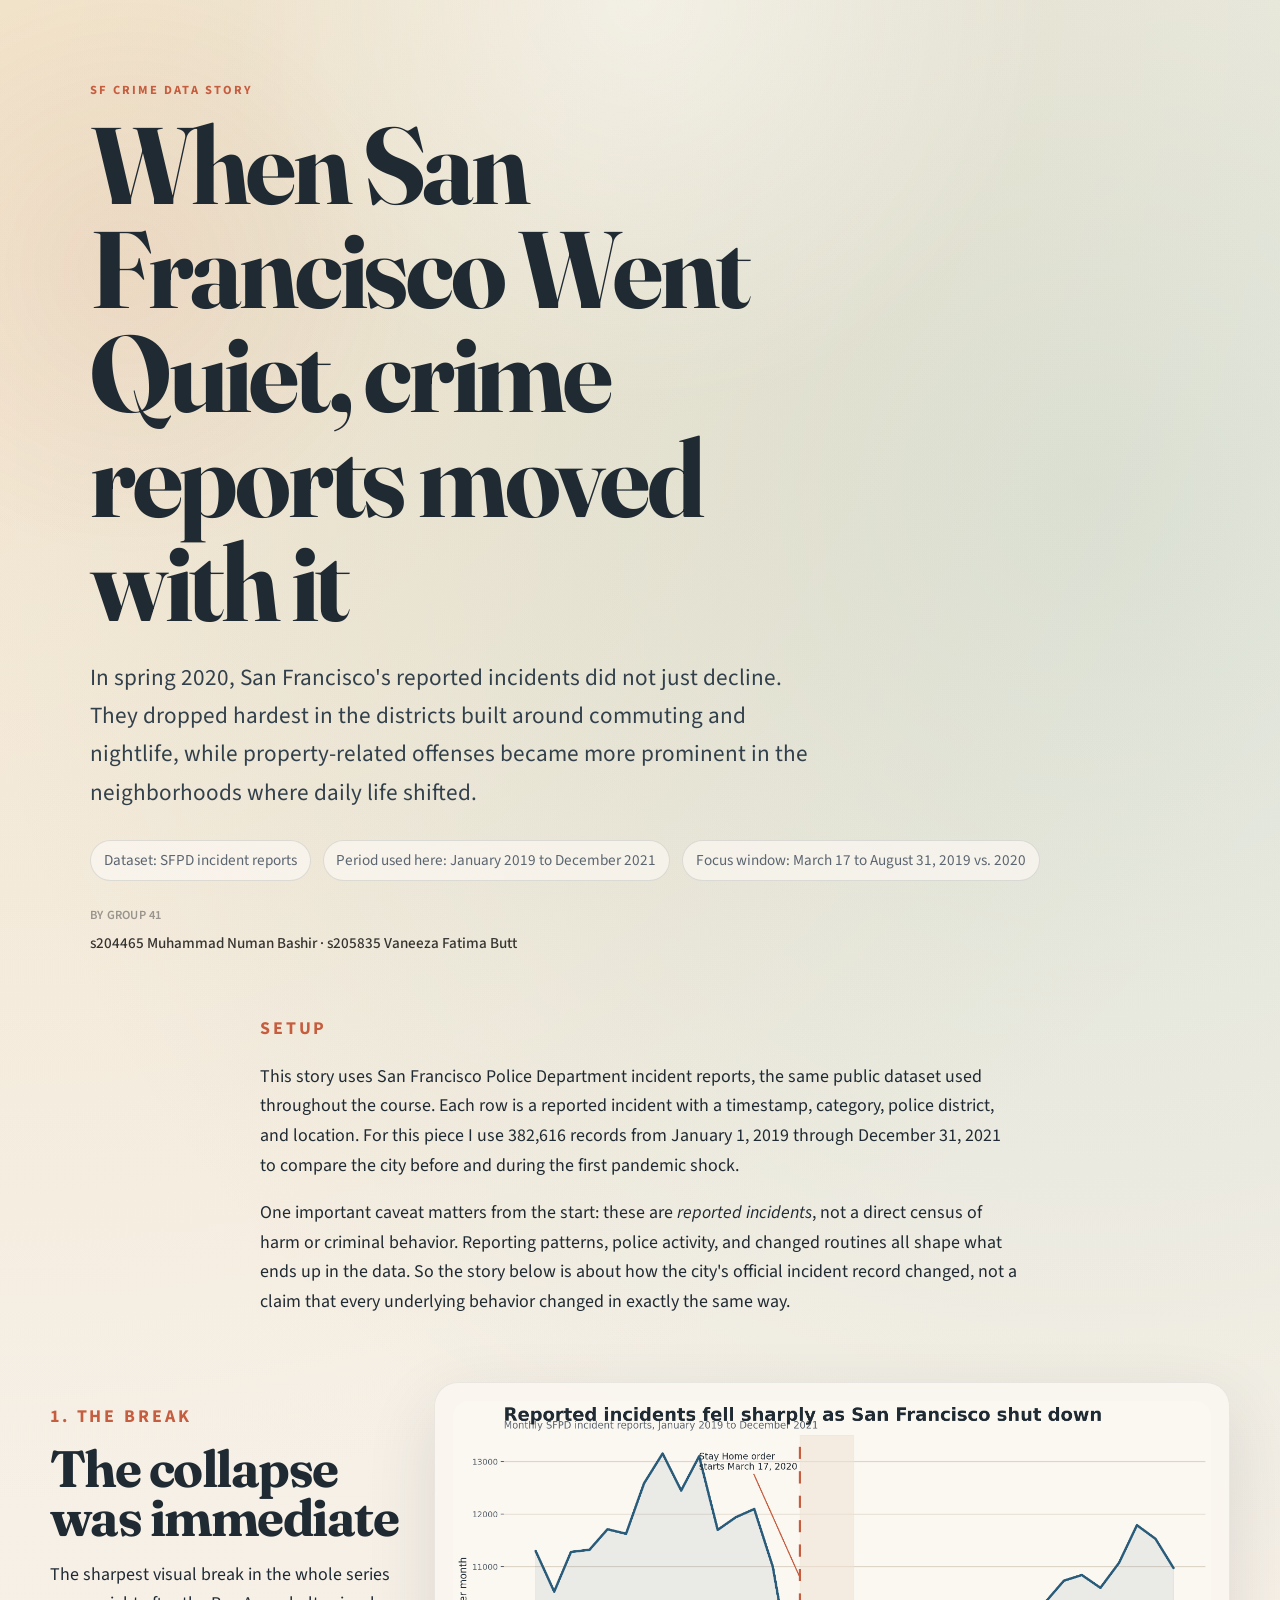
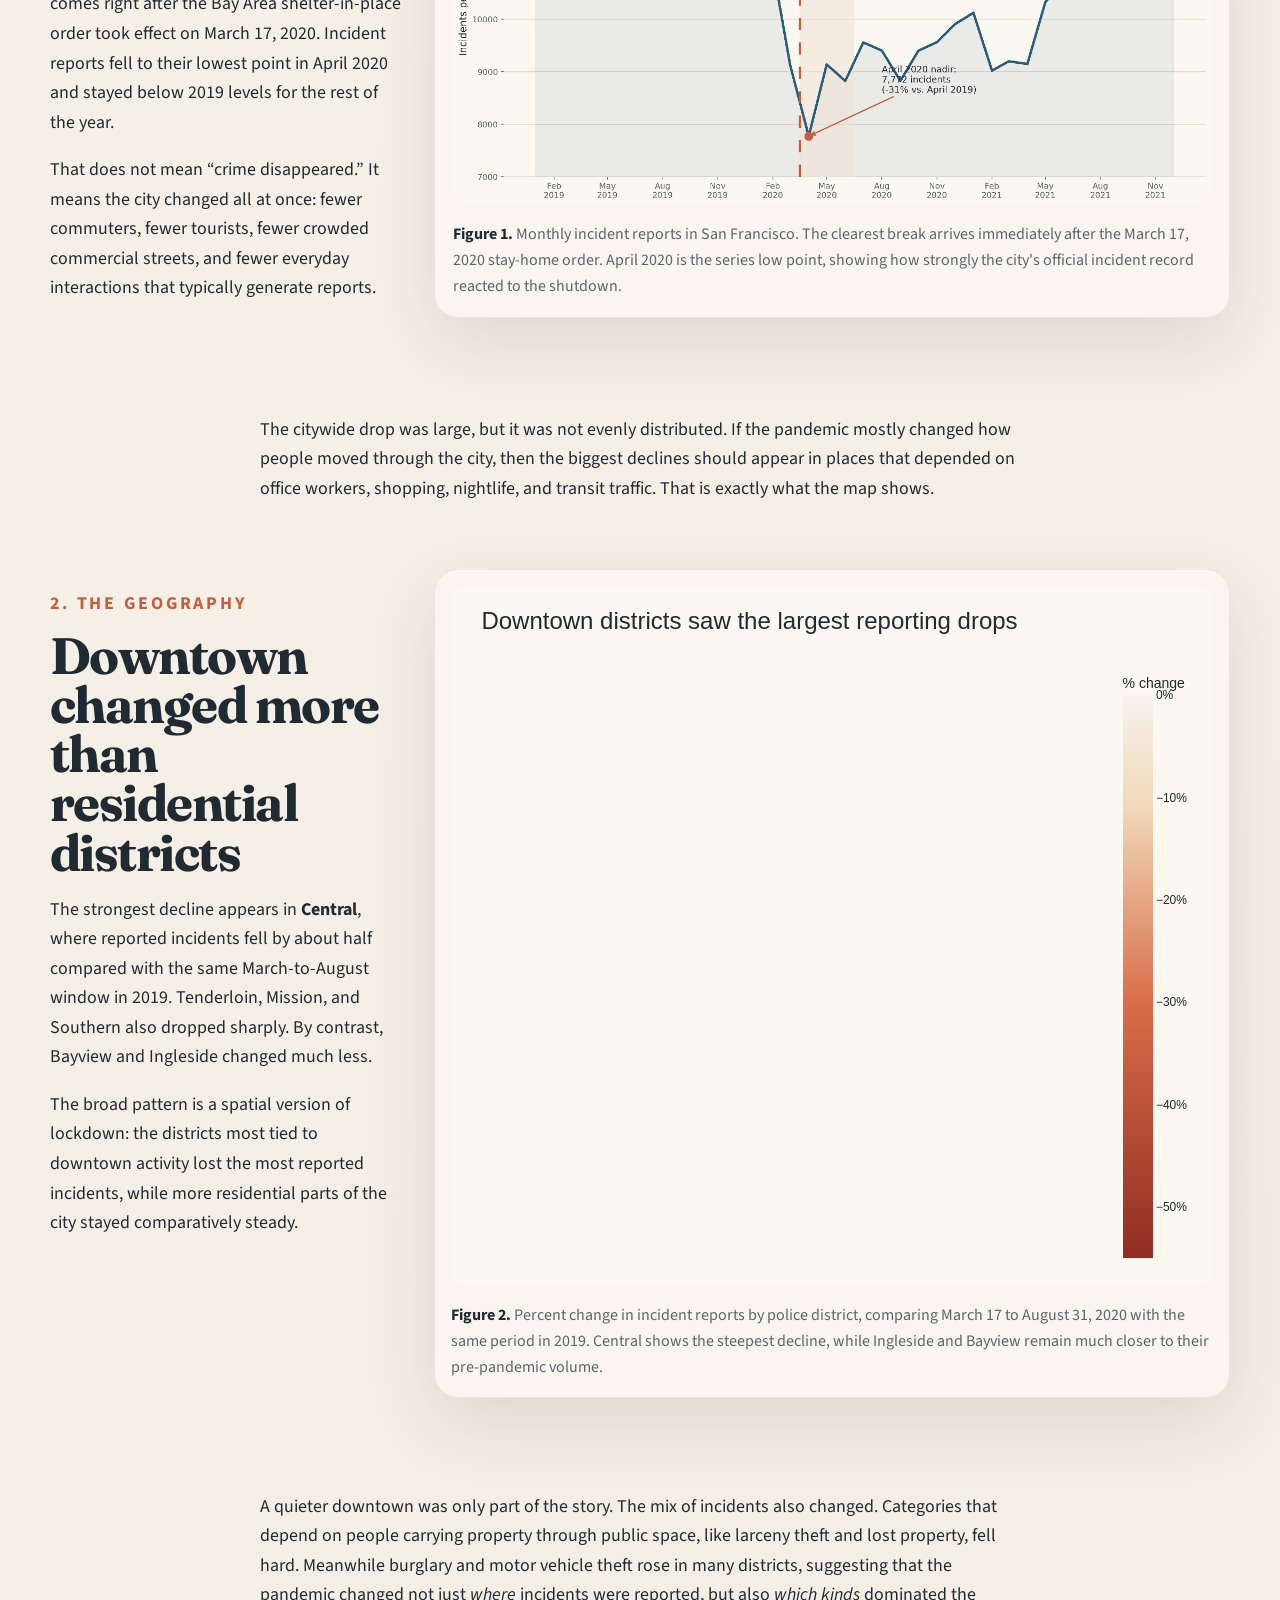
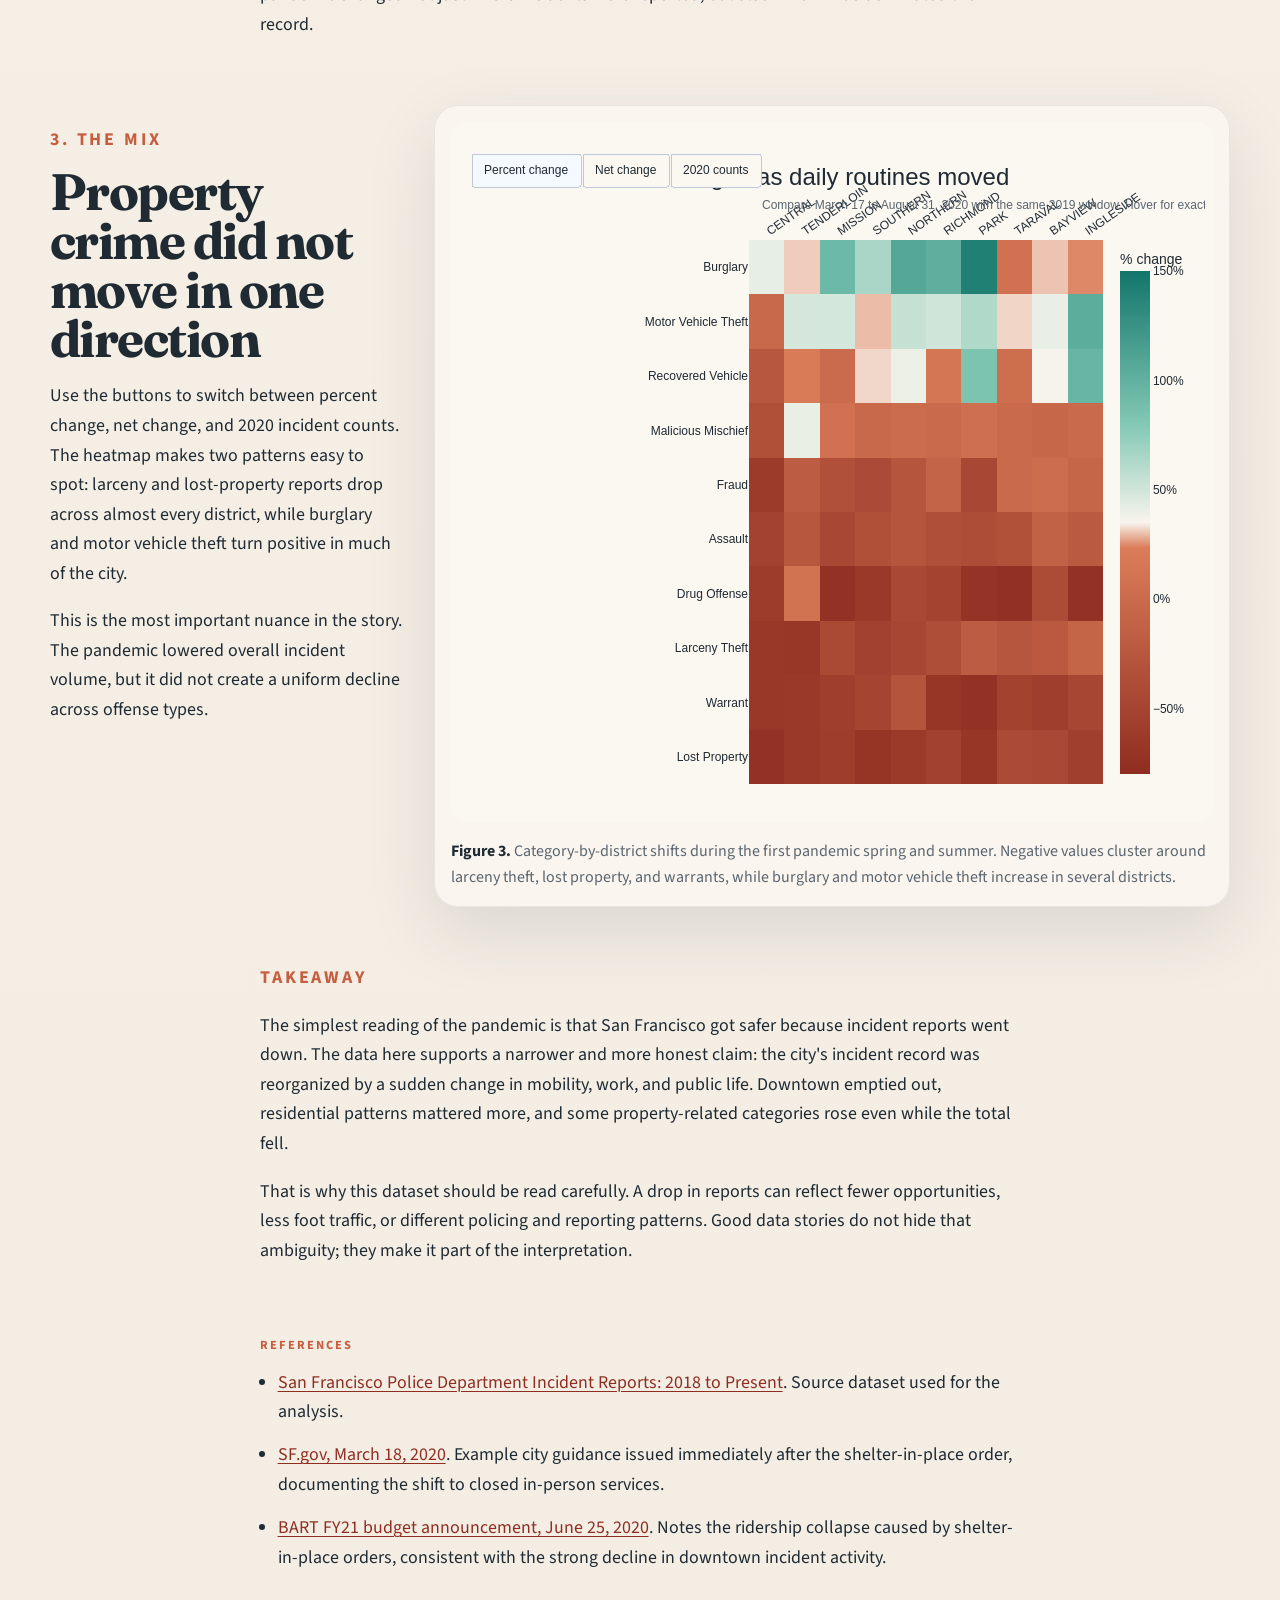
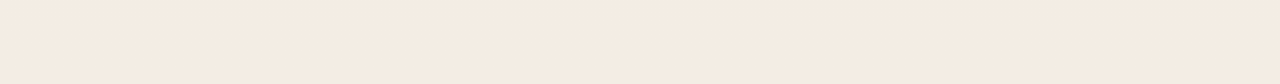
<file: sf-crime-covid-story/index.html>
<!doctype html>
<html lang="en">
  <head>
    <meta charset="UTF-8" />
    <meta name="viewport" content="width=device-width, initial-scale=1.0" />
    <title>When San Francisco Went Quiet</title>
    <meta
      name="description"
      content="A short data story about how San Francisco police incident reports shifted across time, space, and offense type during the first pandemic year."
    />
    <link rel="preconnect" href="https://fonts.googleapis.com" />
    <link rel="preconnect" href="https://fonts.gstatic.com" crossorigin />
    <link
      href="https://fonts.googleapis.com/css2?family=Fraunces:opsz,wght@9..144,600;9..144,700&family=Source+Sans+3:wght@400;500;600;700&display=swap"
      rel="stylesheet"
    />
    <link rel="stylesheet" href="styles/main.css" />
  </head>
  <body>
    <div class="page-glow"></div>

    <header class="hero story-block">
      <p class="eyebrow">SF Crime Data Story</p>
      <h1>When San Francisco Went Quiet, crime reports moved with it</h1>
      <p class="deck">
        In spring 2020, San Francisco's reported incidents did not just decline.
        They dropped hardest in the districts built around commuting and
        nightlife, while property-related offenses became more prominent in the
        neighborhoods where daily life shifted.
      </p>
      <div class="hero-meta">
        <span>Dataset: SFPD incident reports</span>
        <span>Period used here: January 2019 to December 2021</span>
        <span>Focus window: March 17 to August 31, 2019 vs. 2020</span>
      </div>
      <div class="author-byline">
        <span class="byline-label">By Group 41</span>
        <span class="byline-names"
          >s204465 Muhammad Numan Bashir · s205835 Vaneeza Fatima Butt</span
        >
      </div>
    </header>

    <main class="story">
      <section class="prose story-block">
        <p class="section-label">Setup</p>
        <p>
          This story uses San Francisco Police Department incident reports, the
          same public dataset used throughout the course. Each row is a reported
          incident with a timestamp, category, police district, and location.
          For this piece I use 382,616 records from January 1, 2019 through
          December 31, 2021 to compare the city before and during the first
          pandemic shock.
        </p>
        <p>
          One important caveat matters from the start: these are
          <em>reported incidents</em>, not a direct census of harm or criminal
          behavior. Reporting patterns, police activity, and changed routines
          all shape what ends up in the data. So the story below is about how
          the city's official incident record changed, not a claim that every
          underlying behavior changed in exactly the same way.
        </p>
      </section>

      <section class="figure-block story-block">
        <div class="text-panel">
          <p class="section-label">1. The Break</p>
          <h2>The collapse was immediate</h2>
          <p>
            The sharpest visual break in the whole series comes right after the
            Bay Area shelter-in-place order took effect on March 17, 2020.
            Incident reports fell to their lowest point in April 2020 and stayed
            below 2019 levels for the rest of the year.
          </p>
          <p>
            That does not mean “crime disappeared.” It means the city changed
            all at once: fewer commuters, fewer tourists, fewer crowded
            commercial streets, and fewer everyday interactions that typically
            generate reports.
          </p>
        </div>
        <figure class="media-card">
          <img
            src="visualizations/static-chart/monthly-crime-trend.png"
            alt="Monthly SFPD incident reports from January 2019 to December 2021, with a sharp drop after the March 17, 2020 stay-home order."
          />
          <figcaption>
            <span>Figure 1.</span> Monthly incident reports in San Francisco.
            The clearest break arrives immediately after the March 17, 2020
            stay-home order. April 2020 is the series low point, showing how
            strongly the city's official incident record reacted to the
            shutdown.
          </figcaption>
        </figure>
      </section>

      <section class="prose story-block">
        <p>
          The citywide drop was large, but it was not evenly distributed. If the
          pandemic mostly changed how people moved through the city, then the
          biggest declines should appear in places that depended on office
          workers, shopping, nightlife, and transit traffic. That is exactly
          what the map shows.
        </p>
      </section>

      <section class="figure-block story-block">
        <div class="text-panel">
          <p class="section-label">2. The Geography</p>
          <h2>Downtown changed more than residential districts</h2>
          <p>
            The strongest decline appears in <strong>Central</strong>, where
            reported incidents fell by about half compared with the same
            March-to-August window in 2019. Tenderloin, Mission, and Southern
            also dropped sharply. By contrast, Bayview and Ingleside changed
            much less.
          </p>
          <p>
            The broad pattern is a spatial version of lockdown: the districts
            most tied to downtown activity lost the most reported incidents,
            while more residential parts of the city stayed comparatively
            steady.
          </p>
        </div>
        <figure class="media-card wide-card">
          <iframe
            src="visualizations/map/district-pandemic-shift.html"
            title="Police-district choropleth showing percent change in incident reports from March-August 2019 to March-August 2020."
            loading="lazy"
          >
          </iframe>
          <figcaption>
            <span>Figure 2.</span> Percent change in incident reports by police
            district, comparing March 17 to August 31, 2020 with the same period
            in 2019. Central shows the steepest decline, while Ingleside and
            Bayview remain much closer to their pre-pandemic volume.
          </figcaption>
        </figure>
      </section>

      <section class="prose story-block">
        <p>
          A quieter downtown was only part of the story. The mix of incidents
          also changed. Categories that depend on people carrying property
          through public space, like larceny theft and lost property, fell hard.
          Meanwhile burglary and motor vehicle theft rose in many districts,
          suggesting that the pandemic changed not just <em>where</em> incidents
          were reported, but also <em>which kinds</em> dominated the record.
        </p>
      </section>

      <section class="figure-block story-block">
        <div class="text-panel">
          <p class="section-label">3. The Mix</p>
          <h2>Property crime did not move in one direction</h2>
          <p>
            Use the buttons to switch between percent change, net change, and
            2020 incident counts. The heatmap makes two patterns easy to spot:
            larceny and lost-property reports drop across almost every district,
            while burglary and motor vehicle theft turn positive in much of the
            city.
          </p>
          <p>
            This is the most important nuance in the story. The pandemic lowered
            overall incident volume, but it did not create a uniform decline
            across offense types.
          </p>
        </div>
        <figure class="media-card wide-card">
          <iframe
            src="visualizations/interactive/category-shift-heatmap.html"
            title="Interactive heatmap of offense category changes by police district between spring-summer 2019 and spring-summer 2020."
            loading="lazy"
          >
          </iframe>
          <figcaption>
            <span>Figure 3.</span> Category-by-district shifts during the first
            pandemic spring and summer. Negative values cluster around larceny
            theft, lost property, and warrants, while burglary and motor vehicle
            theft increase in several districts.
          </figcaption>
        </figure>
      </section>

      <section class="prose story-block closing">
        <p class="section-label">Takeaway</p>
        <p>
          The simplest reading of the pandemic is that San Francisco got safer
          because incident reports went down. The data here supports a narrower
          and more honest claim: the city's incident record was reorganized by a
          sudden change in mobility, work, and public life. Downtown emptied
          out, residential patterns mattered more, and some property-related
          categories rose even while the total fell.
        </p>
        <p>
          That is why this dataset should be read carefully. A drop in reports
          can reflect fewer opportunities, less foot traffic, or different
          policing and reporting patterns. Good data stories do not hide that
          ambiguity; they make it part of the interpretation.
        </p>
      </section>

      <section class="references story-block">
        <p class="section-label">References</p>
        <ul>
          <li>
            <a
              href="https://data.sfgov.org/Public-Safety/Police-Department-Incident-Reports-2018-to-Presen/wg3w-h783"
              target="_blank"
              rel="noreferrer"
              >San Francisco Police Department Incident Reports: 2018 to
              Present</a
            >. Source dataset used for the analysis.
          </li>
          <li>
            <a
              href="https://www.sf.gov/news--changes-when-applying-sf-affordable-housing-due-covid-19"
              target="_blank"
              rel="noreferrer"
              >SF.gov, March 18, 2020</a
            >. Example city guidance issued immediately after the
            shelter-in-place order, documenting the shift to closed in-person
            services.
          </li>
          <li>
            <a
              href="https://www.bart.gov/news/articles/2020/news20200625"
              target="_blank"
              rel="noreferrer"
              >BART FY21 budget announcement, June 25, 2020</a
            >. Notes the ridership collapse caused by shelter-in-place orders,
            consistent with the strong decline in downtown incident activity.
          </li>
        </ul>
      </section>
    </main>

    <script src="scripts/main.js"></script>
  </body>
</html>
</file>
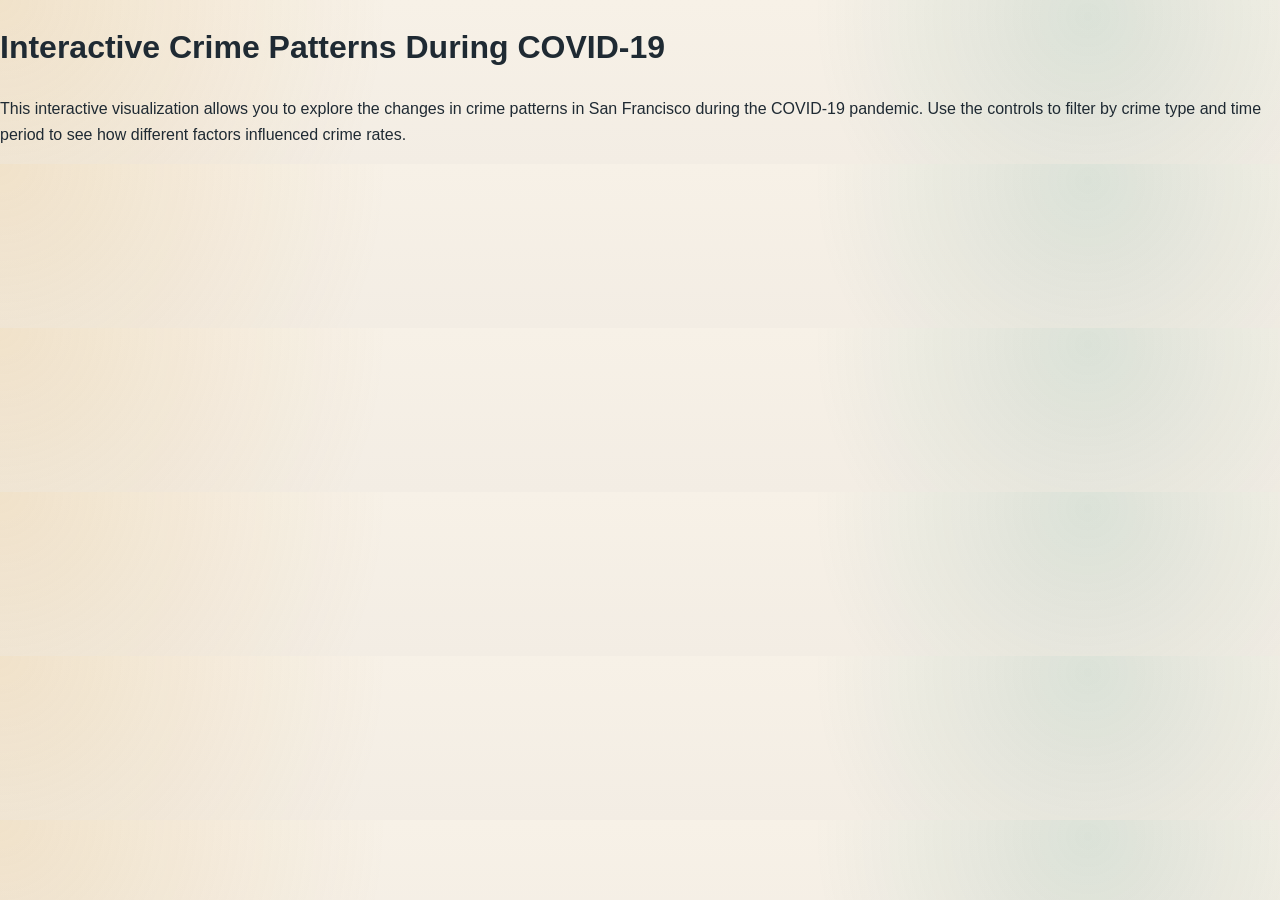
<file: sf-crime-covid-story/sections/interactive-plotly.html>
<!DOCTYPE html>
<html lang="en">
<head>
    <meta charset="UTF-8">
    <meta name="viewport" content="width=device-width, initial-scale=1.0">
    <title>Interactive Crime Visualization</title>
    <link rel="stylesheet" href="../styles/main.css">
</head>
<body>
    <h1>Interactive Crime Patterns During COVID-19</h1>
    <p>This interactive visualization allows you to explore the changes in crime patterns in San Francisco during the COVID-19 pandemic. Use the controls to filter by crime type and time period to see how different factors influenced crime rates.</p>
    
    <div id="plotly-visualization"></div>

    <script src="https://cdn.plot.ly/plotly-latest.min.js"></script>
    <script src="../scripts/main.js"></script>
    <script>
        // Load the data and create the interactive Plotly visualization
        d3.csv("../data/sf_crime_data.csv").then(function(data) {
            // Process the data and create the visualization
            const filteredData = data.filter(d => d['Incident Date'] >= '2020-03-01' && d['Incident Date'] <= '2021-12-31');
            const crimeTypes = [...new Set(filteredData.map(d => d['Crime Category']))];

            const traces = crimeTypes.map(crime => {
                const crimeData = filteredData.filter(d => d['Crime Category'] === crime);
                return {
                    x: crimeData.map(d => d['Incident Date']),
                    y: crimeData.map(d => d['Incident Count']),
                    mode: 'lines+markers',
                    name: crime
                };
            });

            const layout = {
                title: 'Crime Patterns in San Francisco During COVID-19',
                xaxis: { title: 'Date' },
                yaxis: { title: 'Number of Incidents' },
                hovermode: 'closest'
            };

            Plotly.newPlot('plotly-visualization', traces, layout);
        });
    </script>
</body>
</html>
</file>
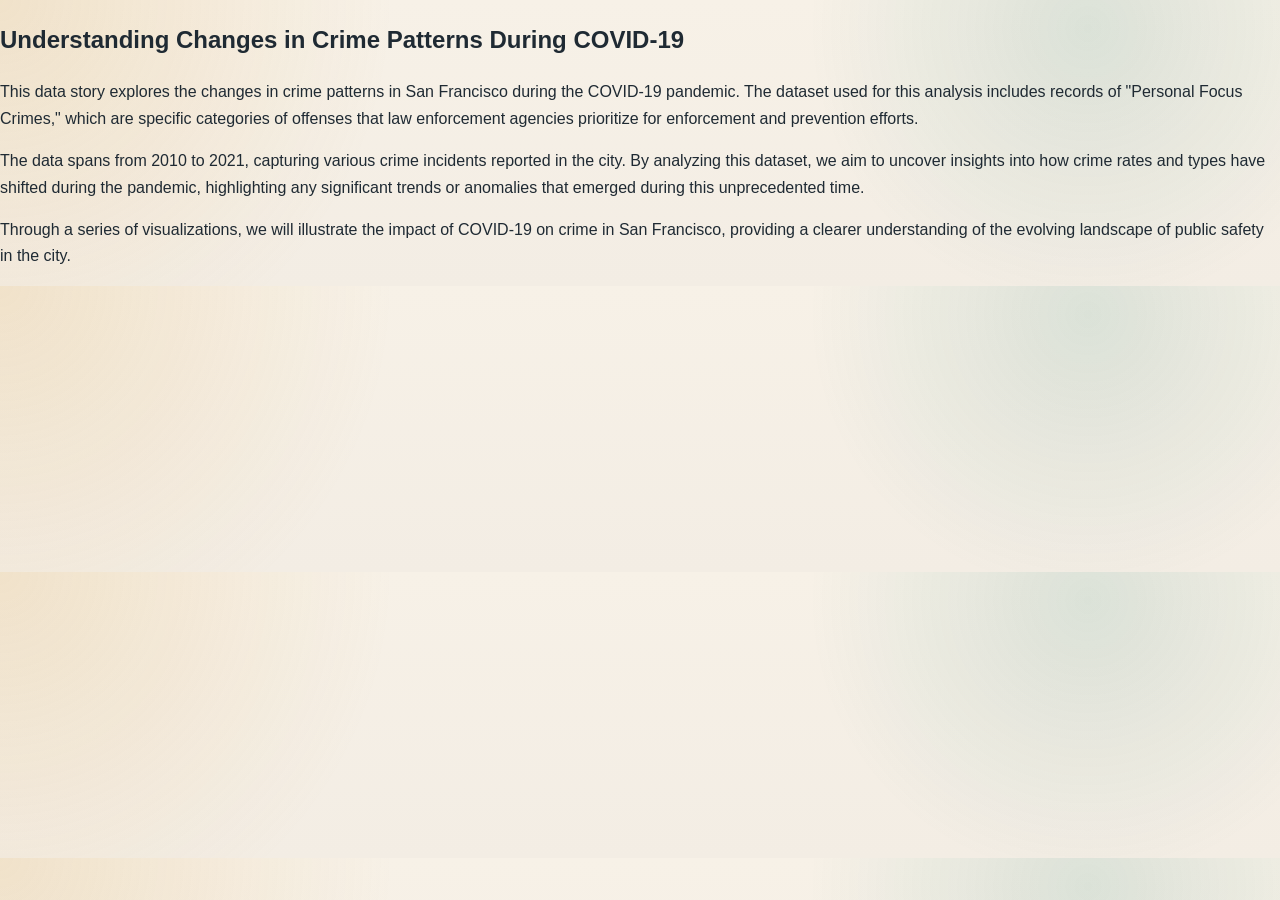
<file: sf-crime-covid-story/sections/intro.html>
<!DOCTYPE html>
<html lang="en">
<head>
    <meta charset="UTF-8">
    <meta name="viewport" content="width=device-width, initial-scale=1.0">
    <title>Introduction to SF Crime Data</title>
    <link rel="stylesheet" href="../styles/main.css">
</head>
<body>
    <section id="intro">
        <h1>Understanding Changes in Crime Patterns During COVID-19</h1>
        <p>
            This data story explores the changes in crime patterns in San Francisco during the COVID-19 pandemic. The dataset used for this analysis includes records of "Personal Focus Crimes," which are specific categories of offenses that law enforcement agencies prioritize for enforcement and prevention efforts. 
        </p>
        <p>
            The data spans from 2010 to 2021, capturing various crime incidents reported in the city. By analyzing this dataset, we aim to uncover insights into how crime rates and types have shifted during the pandemic, highlighting any significant trends or anomalies that emerged during this unprecedented time.
        </p>
        <p>
            Through a series of visualizations, we will illustrate the impact of COVID-19 on crime in San Francisco, providing a clearer understanding of the evolving landscape of public safety in the city.
        </p>
    </section>
</body>
</html>
</file>
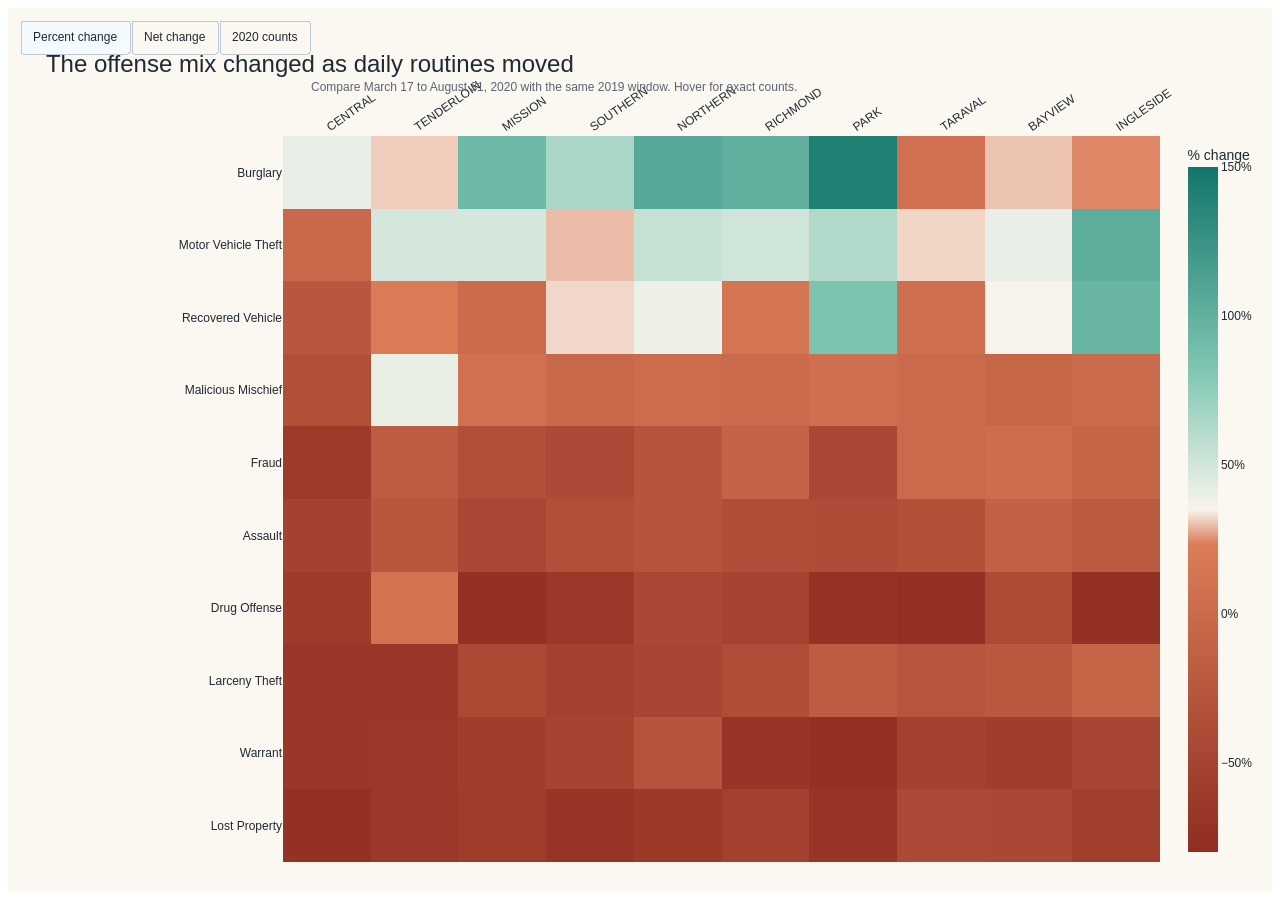
<file: sf-crime-covid-story/visualizations/interactive/category-shift-heatmap.html>
<html>
<head><meta charset="utf-8" /></head>
<body>
    <div>                        <script type="text/javascript">window.PlotlyConfig = {MathJaxConfig: 'local'};</script>
        <script src="https://cdn.plot.ly/plotly-2.12.1.min.js"></script>                <div id="f1a5cd71-92d8-4a65-870b-ea1144151f4f" class="plotly-graph-div" style="height:100%; width:100%;"></div>            <script type="text/javascript">                                    window.PLOTLYENV=window.PLOTLYENV || {};                                    if (document.getElementById("f1a5cd71-92d8-4a65-870b-ea1144151f4f")) {                    Plotly.newPlot(                        "f1a5cd71-92d8-4a65-870b-ea1144151f4f",                        [{"colorbar":{"ticksuffix":"%","title":{"text":"% change"}},"colorscale":[[0.0,"#8f2d21"],[0.45,"#dc7d59"],[0.5,"#f8f4ed"],[0.7,"#80c7b3"],[1.0,"#12756b"]],"customdata":[[[469,121,-348],[217,75,-142],[298,121,-177],[319,95,-224],[269,100,-169],[138,63,-75],[84,26,-58],[145,84,-61],[113,62,-51],[109,47,-62]],[[294,97,-197],[572,201,-371],[477,202,-275],[318,157,-161],[233,165,-68],[80,25,-55],[116,30,-86],[86,41,-45],[211,88,-123],[116,60,-56]],[[4784,1570,-3214],[1372,449,-923],[2375,1321,-1054],[2543,1174,-1369],[4419,2324,-2095],[1817,1135,-682],[985,796,-189],[1316,965,-351],[1262,978,-284],[1095,1018,-77]],[[111,44,-67],[597,653,56],[301,75,-226],[201,70,-131],[143,78,-65],[33,16,-17],[56,16,-40],[43,10,-33],[51,30,-21],[39,10,-29]],[[518,246,-272],[654,483,-171],[713,386,-327],[583,379,-204],[418,298,-120],[158,101,-57],[136,83,-53],[209,140,-69],[479,417,-62],[313,243,-70]],[[382,146,-236],[131,106,-25],[219,144,-75],[274,159,-115],[293,211,-82],[148,133,-15],[109,58,-51],[216,214,-2],[154,158,4],[181,170,-11]],[[726,472,-254],[211,296,85],[477,518,41],[549,535,-14],[596,602,6],[244,241,-3],[195,205,10],[294,291,-3],[444,424,-20],[377,373,-4]],[[91,68,-23],[127,153,26],[161,162,1],[183,242,59],[165,230,65],[110,124,14],[49,90,41],[105,109,4],[296,402,106],[137,269,132]],[[245,238,-7],[101,150,49],[296,440,144],[253,328,75],[297,459,162],[197,296,99],[129,210,81],[246,325,79],[380,535,155],[259,525,266]],[[513,725,212],[138,181,43],[266,513,247],[391,647,256],[482,1002,520],[169,340,171],[146,352,206],[215,233,18],[224,292,68],[248,309,61]]],"hovertemplate":"<b>%{y}</b><br>District: %{x}<br>2019 window: %{customdata[0]:,}<br>2020 window: %{customdata[1]:,}<br>Absolute change: %{customdata[2]:+,}<br>Percent change: %{z:.1f}%<extra></extra>","visible":true,"x":["CENTRAL","TENDERLOIN","MISSION","SOUTHERN","NORTHERN","RICHMOND","PARK","TARAVAL","BAYVIEW","INGLESIDE"],"y":["Lost Property","Warrant","Larceny Theft","Drug Offense","Assault","Fraud","Malicious Mischief","Recovered Vehicle","Motor Vehicle Theft","Burglary"],"z":[[-74.20042643923242,-65.43778801843318,-59.395973154362416,-70.21943573667711,-62.825278810408925,-54.347826086956516,-69.04761904761905,-42.06896551724138,-45.13274336283185,-56.88073394495413],[-67.00680272108843,-64.86013986013987,-57.65199161425576,-50.62893081761006,-29.184549356223176,-68.75,-74.13793103448276,-52.32558139534884,-58.29383886255924,-48.275862068965516],[-67.18227424749163,-67.27405247813411,-44.37894736842105,-53.83405426661424,-47.40891604435393,-37.53439735828288,-19.18781725888325,-26.671732522796354,-22.503961965134707,-7.031963470319634],[-60.36036036036037,9.380234505862646,-75.08305647840533,-65.17412935323384,-45.45454545454545,-51.515151515151516,-71.42857142857143,-76.74418604651163,-41.17647058823529,-74.35897435897436],[-52.509652509652504,-26.146788990825687,-45.86255259467041,-34.99142367066895,-28.708133971291865,-36.075949367088604,-38.970588235294116,-33.014354066985646,-12.943632567849686,-22.364217252396166],[-61.78010471204188,-19.083969465648856,-34.24657534246575,-41.97080291970803,-27.986348122866893,-10.135135135135135,-46.788990825688074,-0.9259259259259258,2.5974025974025974,-6.077348066298343],[-34.9862258953168,40.28436018957346,8.59538784067086,-2.5500910746812386,1.006711409395973,-1.2295081967213115,5.128205128205128,-1.0204081632653061,-4.504504504504505,-1.0610079575596816],[-25.274725274725274,20.47244094488189,0.6211180124223602,32.240437158469945,39.39393939393939,12.727272727272727,83.6734693877551,3.8095238095238098,35.810810810810814,96.35036496350365],[-2.857142857142857,48.51485148514851,48.64864864864865,29.64426877470356,54.54545454545454,50.25380710659898,62.7906976744186,32.113821138211385,40.78947368421053,102.7027027027027],[41.32553606237816,31.15942028985507,92.85714285714286,65.47314578005115,107.88381742738589,101.18343195266273,141.0958904109589,8.372093023255815,30.357142857142854,24.596774193548388]],"zmax":150,"zmid":0,"zmin":-80,"type":"heatmap"},{"colorbar":{"title":{"text":"Net change"}},"colorscale":[[0.0,"#8f2d21"],[0.45,"#dc7d59"],[0.5,"#f8f4ed"],[0.7,"#80c7b3"],[1.0,"#12756b"]],"customdata":[[[469,121,-348],[217,75,-142],[298,121,-177],[319,95,-224],[269,100,-169],[138,63,-75],[84,26,-58],[145,84,-61],[113,62,-51],[109,47,-62]],[[294,97,-197],[572,201,-371],[477,202,-275],[318,157,-161],[233,165,-68],[80,25,-55],[116,30,-86],[86,41,-45],[211,88,-123],[116,60,-56]],[[4784,1570,-3214],[1372,449,-923],[2375,1321,-1054],[2543,1174,-1369],[4419,2324,-2095],[1817,1135,-682],[985,796,-189],[1316,965,-351],[1262,978,-284],[1095,1018,-77]],[[111,44,-67],[597,653,56],[301,75,-226],[201,70,-131],[143,78,-65],[33,16,-17],[56,16,-40],[43,10,-33],[51,30,-21],[39,10,-29]],[[518,246,-272],[654,483,-171],[713,386,-327],[583,379,-204],[418,298,-120],[158,101,-57],[136,83,-53],[209,140,-69],[479,417,-62],[313,243,-70]],[[382,146,-236],[131,106,-25],[219,144,-75],[274,159,-115],[293,211,-82],[148,133,-15],[109,58,-51],[216,214,-2],[154,158,4],[181,170,-11]],[[726,472,-254],[211,296,85],[477,518,41],[549,535,-14],[596,602,6],[244,241,-3],[195,205,10],[294,291,-3],[444,424,-20],[377,373,-4]],[[91,68,-23],[127,153,26],[161,162,1],[183,242,59],[165,230,65],[110,124,14],[49,90,41],[105,109,4],[296,402,106],[137,269,132]],[[245,238,-7],[101,150,49],[296,440,144],[253,328,75],[297,459,162],[197,296,99],[129,210,81],[246,325,79],[380,535,155],[259,525,266]],[[513,725,212],[138,181,43],[266,513,247],[391,647,256],[482,1002,520],[169,340,171],[146,352,206],[215,233,18],[224,292,68],[248,309,61]]],"hovertemplate":"<b>%{y}</b><br>District: %{x}<br>2019 window: %{customdata[0]:,}<br>2020 window: %{customdata[1]:,}<br>Absolute change: %{z:+,}<extra></extra>","visible":false,"x":["CENTRAL","TENDERLOIN","MISSION","SOUTHERN","NORTHERN","RICHMOND","PARK","TARAVAL","BAYVIEW","INGLESIDE"],"y":["Lost Property","Warrant","Larceny Theft","Drug Offense","Assault","Fraud","Malicious Mischief","Recovered Vehicle","Motor Vehicle Theft","Burglary"],"z":[[-348,-142,-177,-224,-169,-75,-58,-61,-51,-62],[-197,-371,-275,-161,-68,-55,-86,-45,-123,-56],[-3214,-923,-1054,-1369,-2095,-682,-189,-351,-284,-77],[-67,56,-226,-131,-65,-17,-40,-33,-21,-29],[-272,-171,-327,-204,-120,-57,-53,-69,-62,-70],[-236,-25,-75,-115,-82,-15,-51,-2,4,-11],[-254,85,41,-14,6,-3,10,-3,-20,-4],[-23,26,1,59,65,14,41,4,106,132],[-7,49,144,75,162,99,81,79,155,266],[212,43,247,256,520,171,206,18,68,61]],"zmid":0,"type":"heatmap"},{"colorbar":{"title":{"text":"2020 incidents"}},"colorscale":[[0.0,"#f4e8d7"],[0.35,"#d8a047"],[0.7,"#628aa6"],[1.0,"#244d66"]],"customdata":[[[469,121,-348],[217,75,-142],[298,121,-177],[319,95,-224],[269,100,-169],[138,63,-75],[84,26,-58],[145,84,-61],[113,62,-51],[109,47,-62]],[[294,97,-197],[572,201,-371],[477,202,-275],[318,157,-161],[233,165,-68],[80,25,-55],[116,30,-86],[86,41,-45],[211,88,-123],[116,60,-56]],[[4784,1570,-3214],[1372,449,-923],[2375,1321,-1054],[2543,1174,-1369],[4419,2324,-2095],[1817,1135,-682],[985,796,-189],[1316,965,-351],[1262,978,-284],[1095,1018,-77]],[[111,44,-67],[597,653,56],[301,75,-226],[201,70,-131],[143,78,-65],[33,16,-17],[56,16,-40],[43,10,-33],[51,30,-21],[39,10,-29]],[[518,246,-272],[654,483,-171],[713,386,-327],[583,379,-204],[418,298,-120],[158,101,-57],[136,83,-53],[209,140,-69],[479,417,-62],[313,243,-70]],[[382,146,-236],[131,106,-25],[219,144,-75],[274,159,-115],[293,211,-82],[148,133,-15],[109,58,-51],[216,214,-2],[154,158,4],[181,170,-11]],[[726,472,-254],[211,296,85],[477,518,41],[549,535,-14],[596,602,6],[244,241,-3],[195,205,10],[294,291,-3],[444,424,-20],[377,373,-4]],[[91,68,-23],[127,153,26],[161,162,1],[183,242,59],[165,230,65],[110,124,14],[49,90,41],[105,109,4],[296,402,106],[137,269,132]],[[245,238,-7],[101,150,49],[296,440,144],[253,328,75],[297,459,162],[197,296,99],[129,210,81],[246,325,79],[380,535,155],[259,525,266]],[[513,725,212],[138,181,43],[266,513,247],[391,647,256],[482,1002,520],[169,340,171],[146,352,206],[215,233,18],[224,292,68],[248,309,61]]],"hovertemplate":"<b>%{y}</b><br>District: %{x}<br>2020 window incidents: %{z:,}<br>2019 window incidents: %{customdata[0]:,}<extra></extra>","visible":false,"x":["CENTRAL","TENDERLOIN","MISSION","SOUTHERN","NORTHERN","RICHMOND","PARK","TARAVAL","BAYVIEW","INGLESIDE"],"y":["Lost Property","Warrant","Larceny Theft","Drug Offense","Assault","Fraud","Malicious Mischief","Recovered Vehicle","Motor Vehicle Theft","Burglary"],"z":[[121,75,121,95,100,63,26,84,62,47],[97,201,202,157,165,25,30,41,88,60],[1570,449,1321,1174,2324,1135,796,965,978,1018],[44,653,75,70,78,16,16,10,30,10],[246,483,386,379,298,101,83,140,417,243],[146,106,144,159,211,133,58,214,158,170],[472,296,518,535,602,241,205,291,424,373],[68,153,162,242,230,124,90,109,402,269],[238,150,440,328,459,296,210,325,535,525],[725,181,513,647,1002,340,352,233,292,309]],"type":"heatmap"}],                        {"template":{"data":{"histogram2dcontour":[{"type":"histogram2dcontour","colorbar":{"outlinewidth":0,"ticks":""},"colorscale":[[0.0,"#0d0887"],[0.1111111111111111,"#46039f"],[0.2222222222222222,"#7201a8"],[0.3333333333333333,"#9c179e"],[0.4444444444444444,"#bd3786"],[0.5555555555555556,"#d8576b"],[0.6666666666666666,"#ed7953"],[0.7777777777777778,"#fb9f3a"],[0.8888888888888888,"#fdca26"],[1.0,"#f0f921"]]}],"choropleth":[{"type":"choropleth","colorbar":{"outlinewidth":0,"ticks":""}}],"histogram2d":[{"type":"histogram2d","colorbar":{"outlinewidth":0,"ticks":""},"colorscale":[[0.0,"#0d0887"],[0.1111111111111111,"#46039f"],[0.2222222222222222,"#7201a8"],[0.3333333333333333,"#9c179e"],[0.4444444444444444,"#bd3786"],[0.5555555555555556,"#d8576b"],[0.6666666666666666,"#ed7953"],[0.7777777777777778,"#fb9f3a"],[0.8888888888888888,"#fdca26"],[1.0,"#f0f921"]]}],"heatmap":[{"type":"heatmap","colorbar":{"outlinewidth":0,"ticks":""},"colorscale":[[0.0,"#0d0887"],[0.1111111111111111,"#46039f"],[0.2222222222222222,"#7201a8"],[0.3333333333333333,"#9c179e"],[0.4444444444444444,"#bd3786"],[0.5555555555555556,"#d8576b"],[0.6666666666666666,"#ed7953"],[0.7777777777777778,"#fb9f3a"],[0.8888888888888888,"#fdca26"],[1.0,"#f0f921"]]}],"heatmapgl":[{"type":"heatmapgl","colorbar":{"outlinewidth":0,"ticks":""},"colorscale":[[0.0,"#0d0887"],[0.1111111111111111,"#46039f"],[0.2222222222222222,"#7201a8"],[0.3333333333333333,"#9c179e"],[0.4444444444444444,"#bd3786"],[0.5555555555555556,"#d8576b"],[0.6666666666666666,"#ed7953"],[0.7777777777777778,"#fb9f3a"],[0.8888888888888888,"#fdca26"],[1.0,"#f0f921"]]}],"contourcarpet":[{"type":"contourcarpet","colorbar":{"outlinewidth":0,"ticks":""}}],"contour":[{"type":"contour","colorbar":{"outlinewidth":0,"ticks":""},"colorscale":[[0.0,"#0d0887"],[0.1111111111111111,"#46039f"],[0.2222222222222222,"#7201a8"],[0.3333333333333333,"#9c179e"],[0.4444444444444444,"#bd3786"],[0.5555555555555556,"#d8576b"],[0.6666666666666666,"#ed7953"],[0.7777777777777778,"#fb9f3a"],[0.8888888888888888,"#fdca26"],[1.0,"#f0f921"]]}],"surface":[{"type":"surface","colorbar":{"outlinewidth":0,"ticks":""},"colorscale":[[0.0,"#0d0887"],[0.1111111111111111,"#46039f"],[0.2222222222222222,"#7201a8"],[0.3333333333333333,"#9c179e"],[0.4444444444444444,"#bd3786"],[0.5555555555555556,"#d8576b"],[0.6666666666666666,"#ed7953"],[0.7777777777777778,"#fb9f3a"],[0.8888888888888888,"#fdca26"],[1.0,"#f0f921"]]}],"mesh3d":[{"type":"mesh3d","colorbar":{"outlinewidth":0,"ticks":""}}],"scatter":[{"fillpattern":{"fillmode":"overlay","size":10,"solidity":0.2},"type":"scatter"}],"parcoords":[{"type":"parcoords","line":{"colorbar":{"outlinewidth":0,"ticks":""}}}],"scatterpolargl":[{"type":"scatterpolargl","marker":{"colorbar":{"outlinewidth":0,"ticks":""}}}],"bar":[{"error_x":{"color":"#2a3f5f"},"error_y":{"color":"#2a3f5f"},"marker":{"line":{"color":"#E5ECF6","width":0.5},"pattern":{"fillmode":"overlay","size":10,"solidity":0.2}},"type":"bar"}],"scattergeo":[{"type":"scattergeo","marker":{"colorbar":{"outlinewidth":0,"ticks":""}}}],"scatterpolar":[{"type":"scatterpolar","marker":{"colorbar":{"outlinewidth":0,"ticks":""}}}],"histogram":[{"marker":{"pattern":{"fillmode":"overlay","size":10,"solidity":0.2}},"type":"histogram"}],"scattergl":[{"type":"scattergl","marker":{"colorbar":{"outlinewidth":0,"ticks":""}}}],"scatter3d":[{"type":"scatter3d","line":{"colorbar":{"outlinewidth":0,"ticks":""}},"marker":{"colorbar":{"outlinewidth":0,"ticks":""}}}],"scattermapbox":[{"type":"scattermapbox","marker":{"colorbar":{"outlinewidth":0,"ticks":""}}}],"scatterternary":[{"type":"scatterternary","marker":{"colorbar":{"outlinewidth":0,"ticks":""}}}],"scattercarpet":[{"type":"scattercarpet","marker":{"colorbar":{"outlinewidth":0,"ticks":""}}}],"carpet":[{"aaxis":{"endlinecolor":"#2a3f5f","gridcolor":"white","linecolor":"white","minorgridcolor":"white","startlinecolor":"#2a3f5f"},"baxis":{"endlinecolor":"#2a3f5f","gridcolor":"white","linecolor":"white","minorgridcolor":"white","startlinecolor":"#2a3f5f"},"type":"carpet"}],"table":[{"cells":{"fill":{"color":"#EBF0F8"},"line":{"color":"white"}},"header":{"fill":{"color":"#C8D4E3"},"line":{"color":"white"}},"type":"table"}],"barpolar":[{"marker":{"line":{"color":"#E5ECF6","width":0.5},"pattern":{"fillmode":"overlay","size":10,"solidity":0.2}},"type":"barpolar"}],"pie":[{"automargin":true,"type":"pie"}]},"layout":{"autotypenumbers":"strict","colorway":["#636efa","#EF553B","#00cc96","#ab63fa","#FFA15A","#19d3f3","#FF6692","#B6E880","#FF97FF","#FECB52"],"font":{"color":"#2a3f5f"},"hovermode":"closest","hoverlabel":{"align":"left"},"paper_bgcolor":"white","plot_bgcolor":"#E5ECF6","polar":{"bgcolor":"#E5ECF6","angularaxis":{"gridcolor":"white","linecolor":"white","ticks":""},"radialaxis":{"gridcolor":"white","linecolor":"white","ticks":""}},"ternary":{"bgcolor":"#E5ECF6","aaxis":{"gridcolor":"white","linecolor":"white","ticks":""},"baxis":{"gridcolor":"white","linecolor":"white","ticks":""},"caxis":{"gridcolor":"white","linecolor":"white","ticks":""}},"coloraxis":{"colorbar":{"outlinewidth":0,"ticks":""}},"colorscale":{"sequential":[[0.0,"#0d0887"],[0.1111111111111111,"#46039f"],[0.2222222222222222,"#7201a8"],[0.3333333333333333,"#9c179e"],[0.4444444444444444,"#bd3786"],[0.5555555555555556,"#d8576b"],[0.6666666666666666,"#ed7953"],[0.7777777777777778,"#fb9f3a"],[0.8888888888888888,"#fdca26"],[1.0,"#f0f921"]],"sequentialminus":[[0.0,"#0d0887"],[0.1111111111111111,"#46039f"],[0.2222222222222222,"#7201a8"],[0.3333333333333333,"#9c179e"],[0.4444444444444444,"#bd3786"],[0.5555555555555556,"#d8576b"],[0.6666666666666666,"#ed7953"],[0.7777777777777778,"#fb9f3a"],[0.8888888888888888,"#fdca26"],[1.0,"#f0f921"]],"diverging":[[0,"#8e0152"],[0.1,"#c51b7d"],[0.2,"#de77ae"],[0.3,"#f1b6da"],[0.4,"#fde0ef"],[0.5,"#f7f7f7"],[0.6,"#e6f5d0"],[0.7,"#b8e186"],[0.8,"#7fbc41"],[0.9,"#4d9221"],[1,"#276419"]]},"xaxis":{"gridcolor":"white","linecolor":"white","ticks":"","title":{"standoff":15},"zerolinecolor":"white","automargin":true,"zerolinewidth":2},"yaxis":{"gridcolor":"white","linecolor":"white","ticks":"","title":{"standoff":15},"zerolinecolor":"white","automargin":true,"zerolinewidth":2},"scene":{"xaxis":{"backgroundcolor":"#E5ECF6","gridcolor":"white","linecolor":"white","showbackground":true,"ticks":"","zerolinecolor":"white","gridwidth":2},"yaxis":{"backgroundcolor":"#E5ECF6","gridcolor":"white","linecolor":"white","showbackground":true,"ticks":"","zerolinecolor":"white","gridwidth":2},"zaxis":{"backgroundcolor":"#E5ECF6","gridcolor":"white","linecolor":"white","showbackground":true,"ticks":"","zerolinecolor":"white","gridwidth":2}},"shapedefaults":{"line":{"color":"#2a3f5f"}},"annotationdefaults":{"arrowcolor":"#2a3f5f","arrowhead":0,"arrowwidth":1},"geo":{"bgcolor":"white","landcolor":"#E5ECF6","subunitcolor":"white","showland":true,"showlakes":true,"lakecolor":"white"},"title":{"x":0.05},"mapbox":{"style":"light"}}},"margin":{"l":20,"r":20,"t":110,"b":30},"title":{"font":{"size":24,"color":"#1f2a33"},"text":"The offense mix changed as daily routines moved","x":0.03,"xanchor":"left"},"font":{"family":"Arial, sans-serif","color":"#1f2a33"},"xaxis":{"side":"top","tickangle":-35},"paper_bgcolor":"#fbf7f1","plot_bgcolor":"#fbf7f1","updatemenus":[{"buttons":[{"args":[{"visible":[true,false,false]}],"label":"Percent change","method":"update"},{"args":[{"visible":[false,true,false]}],"label":"Net change","method":"update"},{"args":[{"visible":[false,false,true]}],"label":"2020 counts","method":"update"}],"direction":"right","showactive":true,"type":"buttons","x":0.03,"y":1.16}],"annotations":[{"font":{"color":"#5b6570","size":12},"showarrow":false,"text":"Compare March 17 to August 31, 2020 with the same 2019 window. Hover for exact counts.","x":0.03,"xref":"paper","y":1.08,"yref":"paper"}]},                        {"responsive": true}                    )                };                            </script>        </div>
</body>
</html>
</file>
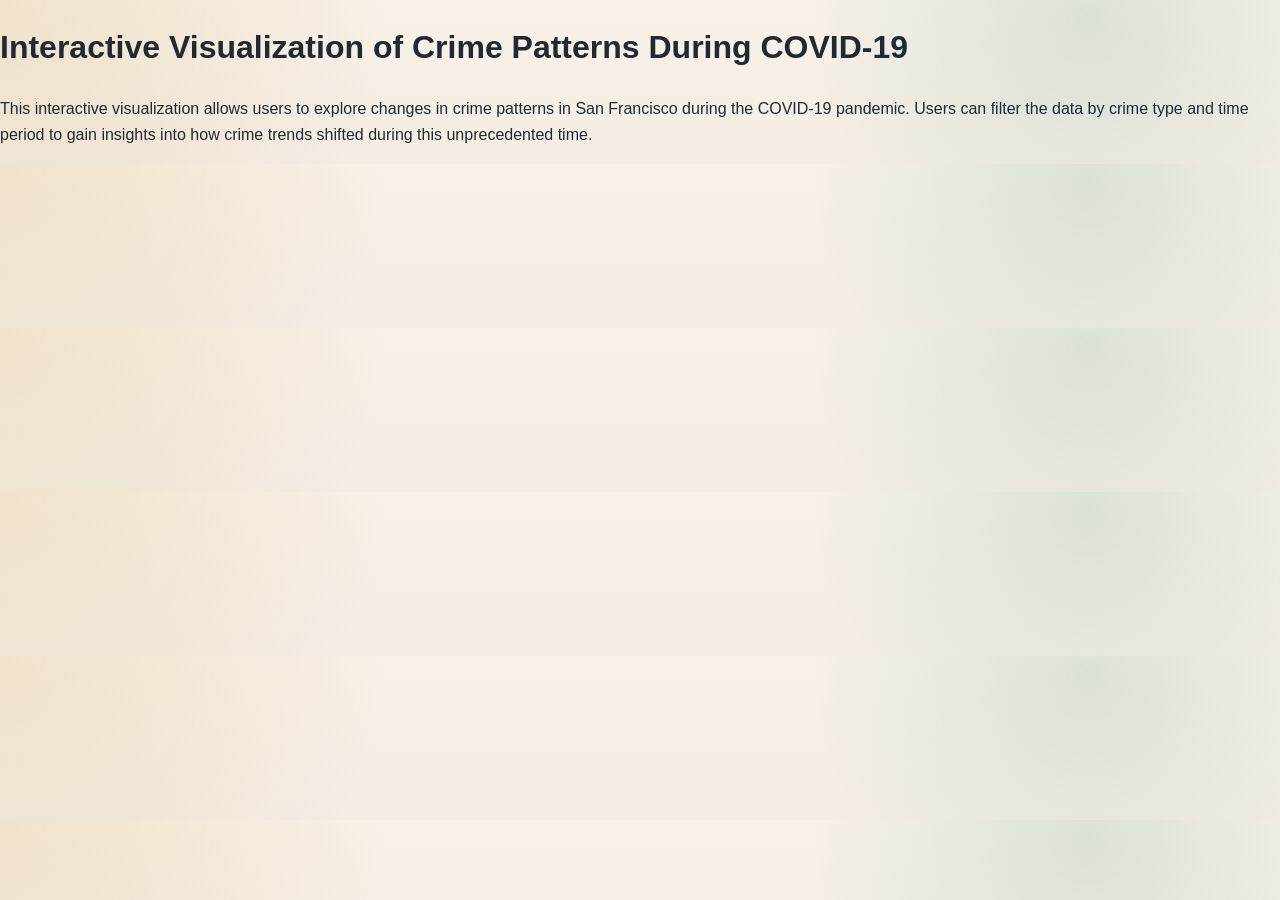
<file: sf-crime-covid-story/visualizations/interactive/covid-crime-plotly.html>
<!DOCTYPE html>
<html lang="en">
<head>
    <meta charset="UTF-8">
    <meta name="viewport" content="width=device-width, initial-scale=1.0">
    <title>COVID-19 Crime Patterns in San Francisco</title>
    <link rel="stylesheet" href="../../styles/main.css">
</head>
<body>
    <h1>Interactive Visualization of Crime Patterns During COVID-19</h1>
    <p>This interactive visualization allows users to explore changes in crime patterns in San Francisco during the COVID-19 pandemic. Users can filter the data by crime type and time period to gain insights into how crime trends shifted during this unprecedented time.</p>
    
    <div id="plotly-visualization"></div>

    <script src="https://cdn.plot.ly/plotly-latest.min.js"></script>
    <script src="../../scripts/main.js"></script>
    <script>
        // Load the data
        d3.csv('../../data/sf_crime_data.csv').then(function(data) {
            // Process the data for Plotly visualization
            // Example: Filter and prepare data for visualization
            const filteredData = data.filter(d => d['Incident Date'] >= '2020-03-01' && d['Incident Date'] <= '2021-03-01');
            
            // Create the Plotly visualization
            const trace1 = {
                x: filteredData.map(d => d['Incident Date']),
                y: filteredData.map(d => d['Crime Count']),
                mode: 'lines+markers',
                type: 'scatter',
                name: 'Crime Count'
            };

            const layout = {
                title: 'Crime Patterns in San Francisco During COVID-19',
                xaxis: {
                    title: 'Date'
                },
                yaxis: {
                    title: 'Number of Crimes'
                }
            };

            Plotly.newPlot('plotly-visualization', [trace1], layout);
        });
    </script>
</body>
</html>
</file>
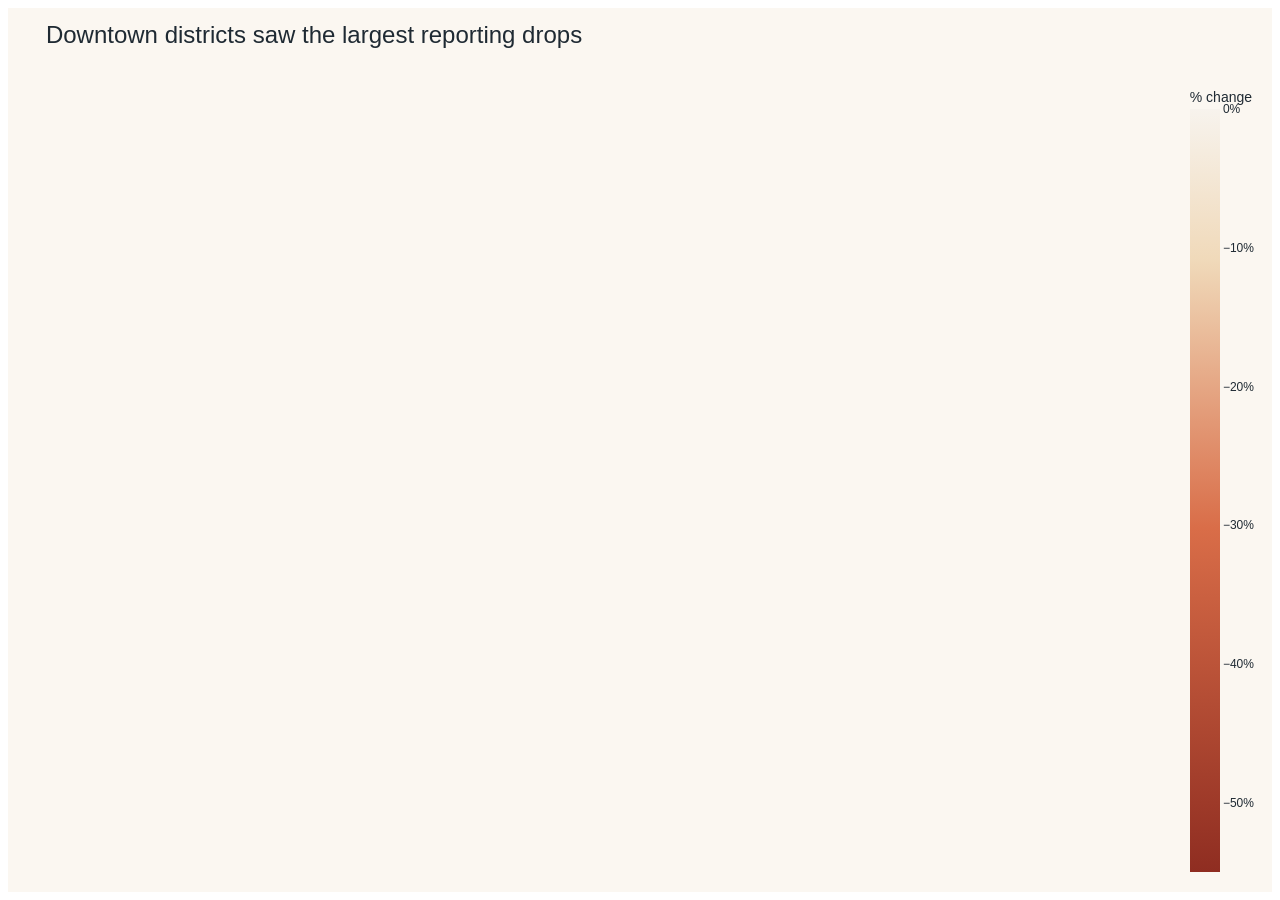
<file: sf-crime-covid-story/visualizations/map/district-pandemic-shift.html>
<html>
<head><meta charset="utf-8" /></head>
<body>
    <div>                        <script type="text/javascript">window.PlotlyConfig = {MathJaxConfig: 'local'};</script>
        <script src="https://cdn.plot.ly/plotly-2.12.1.min.js"></script>                <div id="e63b8bec-ea2c-400d-944c-c61b698a1680" class="plotly-graph-div" style="height:100%; width:100%;"></div>            <script type="text/javascript">                                    window.PLOTLYENV=window.PLOTLYENV || {};                                    if (document.getElementById("e63b8bec-ea2c-400d-944c-c61b698a1680")) {                    Plotly.newPlot(                        "e63b8bec-ea2c-400d-944c-c61b698a1680",                        [{"coloraxis":"coloraxis","customdata":[[5376.0,5032.0,-6.398809523809524],[10591.0,5335.0,-49.62704182796715],[4477.0,4335.0,-3.1717668081304446],[8503.0,5782.0,-32.00047042220393],[9419.0,7298.0,-22.51831404607708],[2997.0,2414.0,-19.452786119452785],[4070.0,3213.0,-21.056511056511056],[7860.0,5537.0,-29.55470737913486],[4191.0,3428.0,-18.205678835600096],[6525.0,4319.0,-33.808429118773944]],"featureidkey":"properties.DISTRICT","geo":"geo","geojson":{"type":"FeatureCollection","crs":{"type":"name","properties":{"name":"urn:ogc:def:crs:OGC:1.3:CRS84"}},"features":[{"type":"Feature","properties":{"OBJECTID":1,"DISTRICT":"CENTRAL","COMPANY":"A"},"geometry":{"type":"Polygon","coordinates":[[[-122.40532134644249,37.806867516866724],[-122.40440122046421,37.80885380837723],[-122.40438743872008,37.80886519707406],[-122.40436730880846,37.808872966044206],[-122.40434376667437,37.808869624109605],[-122.40431429421082,37.80881799170733],[-122.40394067997407,37.80876198999871],[-122.40392016838871,37.808754877186864],[-122.40390555965932,37.808734021463344],[-122.40390814512642,37.80871288836611],[-122.40471878715235,37.80696905969842],[-122.4039597318324,37.80657809724],[-122.4027673862454,37.80801170771318],[-122.40274578869823,37.80802322234157],[-122.40271771623641,37.80802615647638],[-122.40269398350013,37.80801537335998],[-122.40235483855216,37.8078397060222],[-122.40234023023558,37.80781885013204],[-122.40234106239043,37.80779030122836],[-122.40235302718006,37.80776901688031],[-122.40342063882207,37.80647141647687],[-122.40280489777783,37.806024980577334],[-122.4009515465245,37.80763280823302],[-122.40092994883985,37.80764432250174],[-122.40090312213584,37.807634829530905],[-122.40039943573262,37.8072620601424],[-122.4009630591182,37.803563215007124],[-122.40084237212936,37.80342992696866],[-122.40047742032311,37.80346682550491],[-122.39857809868268,37.804587969259146],[-122.39854668813867,37.80460841672959],[-122.39850961051559,37.80460023779998],[-122.3985592561127,37.80452375755252],[-122.39824375025394,37.804293108616925],[-122.3982278344375,37.80428219863861],[-122.39822104330541,37.80426121659526],[-122.39823169917817,37.804249878896584],[-122.3999740659839,37.80322804200946],[-122.3996036901387,37.80280845745997],[-122.39782327644792,37.803809809981246],[-122.3978061785146,37.80381380716147],[-122.39778729521981,37.803809148369496],[-122.3975182197933,37.80349834727715],[-122.39750827106245,37.803476175202604],[-122.39752348925413,37.80345980165776],[-122.39950585859559,37.802346021552005],[-122.39962786011363,37.80227197764589],[-122.39972351951083,37.802175024438526],[-122.39953356607532,37.801962207128774],[-122.39940956779121,37.80182152690347],[-122.39923999613887,37.80185527469175],[-122.39914554250902,37.80189153480676],[-122.39712442152158,37.803018339047796],[-122.39709019377182,37.80302509314458],[-122.39706295731493,37.802999477068305],[-122.3961466848443,37.80195964121767],[-122.39614464682641,37.8019410638718],[-122.39615670725621,37.80192350050129],[-122.39838678141767,37.80067210116353],[-122.39799197339833,37.800231766891834],[-122.39576368611677,37.80147325163995],[-122.39574186796912,37.801476083804495],[-122.39572123251757,37.801464008735145],[-122.39544483410702,37.80117193088553],[-122.39543967024531,37.80115340376913],[-122.39545173074782,37.80113584044015],[-122.39753270298539,37.79996591809007],[-122.39760757559495,37.799897716950575],[-122.39764059739466,37.799843836487305],[-122.39701273655153,37.79913682897123],[-122.39674233995481,37.7988347321783],[-122.39670227425717,37.798857708601915],[-122.39667322316193,37.79882219642768],[-122.39661915441167,37.79884787947488],[-122.39659730538635,37.79884947151075],[-122.39657810689228,37.79883241095213],[-122.39571065893142,37.79933518415301],[-122.39568311377737,37.79940374190068],[-122.39557941326711,37.79946136119188],[-122.39548879491686,37.799464058422195],[-122.39447181529462,37.8000511099484],[-122.39448935579733,37.80006447558245],[-122.39446395664194,37.80011078854468],[-122.39449818433049,37.800146015390766],[-122.39443762717576,37.80018192988463],[-122.39433852874352,37.800158708236204],[-122.39425194625696,37.80007449262263],[-122.39424207503284,37.79999400745969],[-122.39430836398492,37.79995696324462],[-122.39434347653366,37.799984934683046],[-122.39440752562886,37.79998266516367],[-122.39442353464518,37.799997296041674],[-122.39544667062557,37.799406423905175],[-122.39546104785633,37.79934574509769],[-122.39556560298573,37.79928788887618],[-122.39560620748632,37.799285995548125],[-122.39565456325168,37.79928149620173],[-122.39613864009232,37.79901193161137],[-122.39652347879877,37.798774977738184],[-122.3965088739074,37.79875412125543],[-122.39651370576922,37.798736132256806],[-122.39656243554076,37.798708595680964],[-122.39652865408186,37.798674813315266],[-122.3965749497216,37.798647601364664],[-122.3964979023949,37.79856943733952],[-122.39646552479242,37.79858732753739],[-122.39635936351839,37.79847117077341],[-122.39639639817426,37.798451965105926],[-122.39630968885822,37.798362790341],[-122.39586138915462,37.79787143518178],[-122.39579514484015,37.79787817574998],[-122.39570528671261,37.79789837301407],[-122.39567820142356,37.79790561615599],[-122.39563991388773,37.79791814531771],[-122.39559743769692,37.797934631752454],[-122.39555988080474,37.79795176867024],[-122.3955347386286,37.797963113954346],[-122.3938447391705,37.798936958195604],[-122.39383187784381,37.7989421033484],[-122.3938233080988,37.79894248410236],[-122.39381838897734,37.79894183369252],[-122.39381158852956,37.798939511578375],[-122.39380398985168,37.79893459251902],[-122.39355562237976,37.798658666911564],[-122.39355364635811,37.79865335077881],[-122.39355220429307,37.79864486429343],[-122.39355365512878,37.798641680262],[-122.39355958862514,37.79863404768802],[-122.39356439740737,37.79862974669055],[-122.39529980951903,37.79763665620172],[-122.39545402338813,37.797552261291315],[-122.39549284429484,37.797467311546036],[-122.39542113300726,37.79739377585645],[-122.39530273641323,37.79739447424819],[-122.3951338084841,37.797497175331436],[-122.39499772820523,37.79734034811334],[-122.39517876509791,37.79723624804495],[-122.3952024421741,37.79715274653408],[-122.39517284113944,37.79712310596735],[-122.39501498966803,37.79712443816691],[-122.3948444833015,37.79722475485765],[-122.3948764748885,37.79725807401814],[-122.393210779842,37.798248951650315],[-122.39320524905483,37.79825092450784],[-122.39319493812559,37.798252353173396],[-122.39318694168999,37.798250902502254],[-122.39317954468173,37.79824763357334],[-122.39292058333321,37.797974567871655],[-122.3929186622738,37.7979681543983],[-122.3929188668982,37.79796057214591],[-122.39291993156549,37.79795550237395],[-122.39292533183901,37.79794878412201],[-122.39316860051363,37.797507568542656],[-122.39358183213537,37.797521398638494],[-122.39349114352355,37.79723330461697],[-122.3945351927892,37.796890607076],[-122.3945184800335,37.79687508601956],[-122.39463803009414,37.79680337509203],[-122.39479678839739,37.796708612926686],[-122.39468173547745,37.79658224992564],[-122.39474919877959,37.796543586729335],[-122.39480089275072,37.796604335670146],[-122.39487070260856,37.796564055648425],[-122.39510072062782,37.79681330876704],[-122.3956743636362,37.79644597998971],[-122.39531536667894,37.79616406404426],[-122.3952903857784,37.796042885444336],[-122.39517702437345,37.79605668981469],[-122.39483113921648,37.79578091531861],[-122.39522720854448,37.79573048787096],[-122.39520704805939,37.79563139097157],[-122.39525989612957,37.79558645244172],[-122.39446794707104,37.794952664168484],[-122.3948101594807,37.79468342635114],[-122.39500857237142,37.794527272887976],[-122.39587673623484,37.79384413666563],[-122.39625261215376,37.79379629000822],[-122.39649374820598,37.79335498125573],[-122.3973253156769,37.79271019046689],[-122.39742895721304,37.79262891453354],[-122.39768510257922,37.792428081811714],[-122.39836263372821,37.79189388807177],[-122.39856967790396,37.79172869203333],[-122.39884331822054,37.791512683690634],[-122.39960609888593,37.79091130536363],[-122.40028138721814,37.7903779357064],[-122.4005633542636,37.79015523052618],[-122.4006441468902,37.790091421512145],[-122.40152755849067,37.78939358594745],[-122.40172464239726,37.789237372570014],[-122.40209212587004,37.78894536472954],[-122.4030358666339,37.78820402131233],[-122.40316838167097,37.788097243577404],[-122.40338104754184,37.78807016205733],[-122.40360310431228,37.78785478528155],[-122.40489597158899,37.78768799232526],[-122.40502219033301,37.787669628291766],[-122.40515137257893,37.78765514295985],[-122.40657280467377,37.78747566708207],[-122.40809468029369,37.787281486589244],[-122.40973821033735,37.78706772274255],[-122.4098547223147,37.78705378078266],[-122.40997427780513,37.787040764225786],[-122.4113774084728,37.78686059791125],[-122.4116127496017,37.78683308373595],[-122.41227394021733,37.7867490081637],[-122.412361123354,37.786738565981196],[-122.41302585117744,37.786653864495186],[-122.41326255421934,37.78662406774797],[-122.41467506057529,37.78644648536746],[-122.41478889151975,37.7864320277394],[-122.41490636599495,37.78641108666033],[-122.41631092550571,37.78623400315371],[-122.41654346761078,37.7862048182137],[-122.41794938068229,37.786023295747746],[-122.41796894070258,37.78611662528273],[-122.41798940183533,37.78620907872414],[-122.41806779975192,37.78661088408422],[-122.41813666818574,37.78695940947018],[-122.41817303625974,37.787145986321946],[-122.41824434337356,37.787500106962305],[-122.41832376642192,37.78789005528642],[-122.41836681323747,37.78807602464367],[-122.41844075181173,37.78844132393709],[-122.41851812469558,37.78882340968572],[-122.4185556335415,37.7890093962758],[-122.41863226720858,37.78938801552012],[-122.41870744793333,37.7897592767707],[-122.41872478226097,37.78984541530634],[-122.41874489162707,37.789944248373146],[-122.41889582605704,37.79068604807212],[-122.41894161049257,37.79091574542059],[-122.41909249784707,37.79166128045431],[-122.41911985698407,37.79179536893815],[-122.41929810980044,37.79267530372986],[-122.41944983572972,37.793424634191275],[-122.4194616165935,37.793482333149065],[-122.41947663430189,37.793558087188465],[-122.41950674261624,37.793712400944756],[-122.41952188339937,37.79379290297903],[-122.4196197272188,37.79430583012198],[-122.41964965198422,37.79443887337496],[-122.41980724017701,37.79520472953691],[-122.41983534704065,37.79533786913378],[-122.4199699005546,37.796001042808925],[-122.42002985203744,37.79630213503712],[-122.42018320806075,37.79704752319572],[-122.42019821417571,37.79712560756087],[-122.42022133068173,37.79723297610656],[-122.42037092882782,37.79797820957098],[-122.42040674293696,37.79816435645476],[-122.42051316709686,37.79868901988938],[-122.4205208449728,37.79872699639298],[-122.42060016357689,37.79910056133088],[-122.42074976767587,37.79984227120685],[-122.42078694166348,37.800027420283755],[-122.42093960124915,37.80077997081737],[-122.42095519981186,37.80087396533571],[-122.42097943964073,37.80101089334329],[-122.42104246312994,37.80132070757351],[-122.42112194988738,37.80171358555554],[-122.4211654794166,37.801898121283834],[-122.42131791855557,37.802637369937784],[-122.42138294703324,37.80282152874681],[-122.42153096920777,37.80363117995798],[-122.42159468320196,37.80397948911395],[-122.42160958079243,37.80406107629907],[-122.42168794291896,37.80448861877435],[-122.42192391563242,37.80445599627546],[-122.42252214548166,37.80437909879412],[-122.42332879724819,37.80427679333655],[-122.42356343460135,37.80424757473303],[-122.424877026245,37.80407980644595],[-122.42511061342991,37.80414615249801],[-122.42534200886644,37.80421187601922],[-122.42551187467139,37.8050493369861],[-122.42570120041083,37.80598277975798],[-122.42575280426176,37.80622820848837],[-122.42578180031659,37.80637058086199],[-122.42590383264937,37.80672300027145],[-122.4260557521298,37.80683942890332],[-122.42615140224733,37.80692511864003],[-122.42621347708672,37.806992053110456],[-122.42626957526183,37.807053680138296],[-122.42631377962915,37.8071070078974],[-122.42635709160398,37.80716343886275],[-122.42637830119622,37.80719320588546],[-122.42642290627334,37.80726196985132],[-122.4264607020469,37.80733084519273],[-122.42649649225073,37.80739743673655],[-122.42654297183891,37.80750091636685],[-122.42658614111757,37.80762684212786],[-122.42668264500236,37.808021496100935],[-122.42671025992313,37.80813442679928],[-122.42674233713495,37.80828292574717],[-122.42681609952443,37.80862451087066],[-122.42681235890339,37.80870580209123],[-122.42682992411291,37.80881665914595],[-122.42683443192692,37.808936367185666],[-122.42682781428654,37.80896316517388],[-122.42684966738236,37.80901618809045],[-122.42682461556885,37.809065335427896],[-122.42680925215038,37.80920599844358],[-122.42678186116557,37.809334093334286],[-122.42675377788277,37.809435509625665],[-122.42671143526663,37.80955108397327],[-122.4266644958127,37.80965861044528],[-122.42659494645945,37.80979667733274],[-122.42651217813194,37.809932639348204],[-122.42635497895346,37.81013131965341],[-122.42626247441501,37.810230306769526],[-122.42621960626528,37.810269301073546],[-122.42617089018118,37.81030839089375],[-122.42614962159,37.810334267617385],[-122.4261037689439,37.81037098986939],[-122.42599028372673,37.810450591988726],[-122.42592124898641,37.81049581564326],[-122.42586790558883,37.8105256974901],[-122.42578994786649,37.81056526459529],[-122.42571199033792,37.81060483164415],[-122.42555851732746,37.81066535880079],[-122.42551788078218,37.8106776265458],[-122.42546271394812,37.81069361272011],[-122.42537565257801,37.81072056355963],[-122.42527528472483,37.81074395428193],[-122.42523407680171,37.81075354643312],[-122.42512911318919,37.810770311174274],[-122.42503246209102,37.810782480415845],[-122.42489990426655,37.810791890973675],[-122.42487482157786,37.81080010471984],[-122.42484864643694,37.81079328500191],[-122.42477909840758,37.81079386252942],[-122.42474881018796,37.81079101202325],[-122.42471713192054,37.81078874164962],[-122.42467906011052,37.81078378826643],[-122.42464662147154,37.81077930059518],[-122.42462403038323,37.81077520951236],[-122.42459718180979,37.8107695154757],[-122.4245738450409,37.81076376432044],[-122.42455049382492,37.810757455747996],[-122.42452361658516,37.810750647442674],[-122.42450307482017,37.81074429301809],[-122.42448392338657,37.81073735844783],[-122.42446266462835,37.81073045842426],[-122.42442999511167,37.81071705497179],[-122.42440759186826,37.81072020768438],[-122.42440151071854,37.81070246812016],[-122.42439156227734,37.81069817090323],[-122.42435501964074,37.8106708939488],[-122.42432148352364,37.81062405694022],[-122.42430428938191,37.81058420019674],[-122.42429878062715,37.810561434293675],[-122.42429818842518,37.81053858798212],[-122.42430454743247,37.81051284092247],[-122.42431308595148,37.81048984580235],[-122.42433608498511,37.81045546540543],[-122.42434915524713,37.81044466029443],[-122.42436566527456,37.81043101188783],[-122.42438504233148,37.81041954655147],[-122.42441075485834,37.81040853513065],[-122.42444488150309,37.810396829149305],[-122.42447293246178,37.81039469904896],[-122.42450171441578,37.81039367192632],[-122.42453481192854,37.8103964766801],[-122.42458015273581,37.81041078824618],[-122.42459579228048,37.81041778010725],[-122.42461290878835,37.81042753503566],[-122.4246329214452,37.81044058749295],[-122.42465821182601,37.81046749049994],[-122.42467351041552,37.81048842442785],[-122.42467959140502,37.81050616398214],[-122.42468425342338,37.81052336920839],[-122.42468613489821,37.81054173455701],[-122.42468648162581,37.810555108120376],[-122.42468682834857,37.810568481491536],[-122.42468992675407,37.81057958007907],[-122.42469874516418,37.81059448762526],[-122.42471245107315,37.81060820063694],[-122.42472814845637,37.81061742122433],[-122.42474377361137,37.81062385584516],[-122.42475929787419,37.81062638967036],[-122.4247782904146,37.81062719463441],[-122.42484368190591,37.81062891479201],[-122.42496837681122,37.81062194249398],[-122.42515697107996,37.81059815834182],[-122.42528483766785,37.8105704278212],[-122.42539292036213,37.81054041491335],[-122.42549591345855,37.810507401983465],[-122.42573274011649,37.81040245327858],[-122.42590431668228,37.81029417714978],[-122.42597591407475,37.810234986589954],[-122.42603092998776,37.810213200459955],[-122.4260432758044,37.810181667106015],[-122.42624827190713,37.809964800127325],[-122.42643117295222,37.80968563035726],[-122.42650036129261,37.8095336442049],[-122.42656038602601,37.80936672213921],[-122.42659857043353,37.80920363820119],[-122.42662056368349,37.8090550017102],[-122.42662177742098,37.80891431179284],[-122.4266392353355,37.80879798351592],[-122.4266149228382,37.808819268402836],[-122.42661015860578,37.80872484520392],[-122.42651890437854,37.80815239723621],[-122.42648817523703,37.80816426425452],[-122.42647329502623,37.808050856189276],[-122.42643819342103,37.80789421209304],[-122.42635807281428,37.8076587473546],[-122.42632751959604,37.80758537303615],[-122.42628852155859,37.8075456286749],[-122.42611767302769,37.80764070551034],[-122.4260053484098,37.80751152040021],[-122.42594793042566,37.807541150510005],[-122.42607312387554,37.80768000818248],[-122.4260443175287,37.80769290009083],[-122.42578722932646,37.807406066117224],[-122.42581109875222,37.807393813248204],[-122.4258955534449,37.807479313300405],[-122.42593324521867,37.807457414185315],[-122.42612385637923,37.80734613854861],[-122.42601465848283,37.80725615808056],[-122.4259451677917,37.80720330926464],[-122.42579689525851,37.80710155032961],[-122.42565866001287,37.80701856890192],[-122.42559024906635,37.80698106925486],[-122.42551154586575,37.806940205226326],[-122.4254525691456,37.806911501735165],[-122.42537068237127,37.80687393170507],[-122.42532977272329,37.80685644310998],[-122.42527583181004,37.80683414174484],[-122.42526491100237,37.806829294562526],[-122.42518381351182,37.80679852016002],[-122.4251400866335,37.80678269854586],[-122.42511244994485,37.80677277456057],[-122.42509926536543,37.8067686128317],[-122.42500879849968,37.806738963981374],[-122.42497669429927,37.80672878869555],[-122.4248659234615,37.806697525864465],[-122.42477846970233,37.80667506858179],[-122.42473530873269,37.80666399283043],[-122.4246592664077,37.80664691527436],[-122.42459446683417,37.806633977167415],[-122.42452566551134,37.80662429232779],[-122.42448937687703,37.806619534842426],[-122.4244424596742,37.80661462658969],[-122.42438543121649,37.806609829191316],[-122.42432844336722,37.806606598156115],[-122.4242830398642,37.80660490731129],[-122.4242297005299,37.80660448070178],[-122.42417537774416,37.80660552910345],[-122.42412129273487,37.806607870468575],[-122.42407193459564,37.806611269520566],[-122.42403034170881,37.80661470412854],[-122.42400650475938,37.806617362413206],[-122.42399713084247,37.806618325976466],[-122.42396331576309,37.8066222820261],[-122.42388820240635,37.80663447684752],[-122.42386238363076,37.806638194306814],[-122.42378819421958,37.80665318404589],[-122.42373782470933,37.806664867054764],[-122.42370650456779,37.80667256031361],[-122.42365509749229,37.80669318495197],[-122.42357961643344,37.80672264614592],[-122.4234872094888,37.80676095318479],[-122.42343207323886,37.806784789268825],[-122.42335671278623,37.806818911326204],[-122.42327590261863,37.806857280988716],[-122.42324798312485,37.806870969213314],[-122.42320330323888,37.8068937525031],[-122.42316552110255,37.80691302048867],[-122.42312557182086,37.80693446643861],[-122.42307951809536,37.806959414583474],[-122.4230126702552,37.806997178223945],[-122.4229369615264,37.807042396135536],[-122.42288394546254,37.80707451508795],[-122.42285125056755,37.80709395230096],[-122.42280881934607,37.807117706996806],[-122.42274964132943,37.80715723599149],[-122.42270061110264,37.80718991996086],[-122.42265235813962,37.80722196134575],[-122.42264657806884,37.807225710299114],[-122.42260971032417,37.8072496263339],[-122.42257018573704,37.80727522394695],[-122.42255159783767,37.80728737351976],[-122.42254784935204,37.807289829044436],[-122.42249617823794,37.807324824696074],[-122.42245386725997,37.80735324024675],[-122.42243763507268,37.807364343206096],[-122.42241421983859,37.80738022600387],[-122.42237754993607,37.807405651154504],[-122.42235430303487,37.80742190936195],[-122.42233372603789,37.80743698996077],[-122.42230953328257,37.80745351565907],[-122.42228488341034,37.80747080513461],[-122.42226336682826,37.80748640503638],[-122.42223920336325,37.80750406452015],[-122.42221133366569,37.80752397948092],[-122.42220381845239,37.80752955569231],[-122.42219861258906,37.80753330248841],[-122.42217307231432,37.807551950098265],[-122.42215726655121,37.80756350504702],[-122.422148495278,37.80756988088448],[-122.42213963597756,37.80757664788625],[-122.42212460953381,37.80758795634042],[-122.42209956405958,37.807606751811036],[-122.42208010886438,37.807621482502384],[-122.42205487096649,37.80764043684828],[-122.42203820607573,37.80765294071683],[-122.42197813831639,37.80769965407005],[-122.42192307789215,37.807742545968544],[-122.42186526534532,37.80778914444333],[-122.42183159313531,37.80781610541897],[-122.42180697023032,37.807836062469946],[-122.42177418126579,37.80786300903583],[-122.4217534183435,37.807880332243364],[-122.42173371705668,37.8078969368921],[-122.42172602747813,37.80790337294566],[-122.42171977607981,37.80790846125637],[-122.42170362606687,37.807921891593224],[-122.42170189754776,37.80792340000769],[-122.42166950300589,37.807950417990654],[-122.42165105347362,37.80796606732131],[-122.42163808021203,37.80797703053809],[-122.42161952650444,37.80799244774474],[-122.42160723199649,37.80800308840022],[-122.42160300367964,37.80800666329973],[-122.42157628185436,37.80802899197296],[-122.42156013561122,37.80804257797686],[-122.42155475562346,37.808047184448206],[-122.42155014062371,37.80805099946201],[-122.42153760447135,37.80806148107325],[-122.4215315001602,37.80807136229613],[-122.42137136112986,37.808231721415154],[-122.42130077850749,37.808302275110854],[-122.42128069907024,37.80832418414303],[-122.42126709000668,37.80833900088941],[-122.42124538622188,37.808362411544],[-122.42123596819141,37.808372812440204],[-122.42121968866675,37.80839031215142],[-122.42119856175421,37.80841332504275],[-122.42118371118697,37.80842932652327],[-122.42116296715135,37.80845202271615],[-122.4211358428103,37.8084814992305],[-122.42112117999585,37.80849718716206],[-122.42110186288984,37.808518307414786],[-122.42108054611835,37.80854155631294],[-122.4210607419556,37.808562762201646],[-122.42105279167892,37.808550470437325],[-122.42110206419059,37.80880341952396],[-122.42149504662454,37.809133410872555],[-122.42144841013904,37.80916343160613],[-122.42288617555455,37.81021900042996],[-122.42284353086367,37.8102556529373],[-122.42136643660507,37.809161206913615],[-122.42121089413037,37.80918983409465],[-122.42103598080878,37.80895725503198],[-122.42094401135377,37.80896758157472],[-122.42091092401019,37.80879743507717],[-122.4208577046597,37.80879535893869],[-122.4207177535961,37.808898717429436],[-122.42075908170767,37.80908616260499],[-122.42069268311656,37.80908329755287],[-122.42068120790094,37.809024286217486],[-122.4205749974452,37.80902075375351],[-122.420420824486,37.80902194870033],[-122.42035902408176,37.80900453784123],[-122.4203853632148,37.80893307124365],[-122.42066811776267,37.808956213502114],[-122.42064041312268,37.80878849956108],[-122.42063488455541,37.80875641438851],[-122.42054097862463,37.808768341734115],[-122.42046193443987,37.80830328477402],[-122.41922389662523,37.8084526691633],[-122.41928374415367,37.808733467308535],[-122.41790210774374,37.8086383361399],[-122.41792234854309,37.80882248478624],[-122.41800998104888,37.80884049207137],[-122.4188944983823,37.80883582063246],[-122.41889400426588,37.80876095621041],[-122.41893138959593,37.808758061644205],[-122.41893540031077,37.80888088991117],[-122.41994799674674,37.808902692578435],[-122.41993935717153,37.80912573606093],[-122.41908335574517,37.8090910863233],[-122.41907615021867,37.80915738069355],[-122.41888581627799,37.80908388947512],[-122.41835874768923,37.80906918086999],[-122.41831436157975,37.80914465289502],[-122.41896958838392,37.80939684425506],[-122.41893232082131,37.80944891790012],[-122.41789744939388,37.80902950492084],[-122.41742939618985,37.80892807636578],[-122.41741492529248,37.80916439044021],[-122.41929092098565,37.81040397984499],[-122.41931379116427,37.81038127544917],[-122.41983271201524,37.81073386677385],[-122.4198097456717,37.81075285076049],[-122.42059874165173,37.81126853375104],[-122.42035323044972,37.81151074132258],[-122.42001114911487,37.811284303940774],[-122.41999548544449,37.8112833182918],[-122.4198478178862,37.81131797970171],[-122.41994961830761,37.81156569853152],[-122.41991388974645,37.81157496491378],[-122.41972449369607,37.81113381751387],[-122.41921601637237,37.81089402525414],[-122.41918718189363,37.81092799289872],[-122.41909300740511,37.81091463700733],[-122.41898615942482,37.81083449088009],[-122.4189342620449,37.810883721611525],[-122.41912399755478,37.81102455309242],[-122.41905229195754,37.81109395699277],[-122.41946637957466,37.811383740525606],[-122.41935023954501,37.81148860661955],[-122.41884631950512,37.811474473778],[-122.41734904038502,37.81047898785131],[-122.4153508705874,37.809160358078024],[-122.41519993344325,37.809155324638624],[-122.41504031966254,37.8091852517934],[-122.41488847633025,37.80923982561507],[-122.41478011277052,37.80928252732699],[-122.4147746002235,37.80937194551812],[-122.41534118663525,37.809754799170484],[-122.4152870250799,37.80983756347233],[-122.41456531222549,37.80956392571765],[-122.4140218763184,37.809472251456704],[-122.41354160027713,37.80928277734381],[-122.41342461800164,37.80923380752668],[-122.41337208169661,37.80931902583175],[-122.41351892668611,37.80943450767014],[-122.41363638905773,37.80950207957501],[-122.41397699301093,37.8097411564436],[-122.4142843218314,37.80994689289076],[-122.41402969971375,37.81013960805859],[-122.41378130494253,37.80990666982859],[-122.41385955481573,37.80984832900198],[-122.41251871621236,37.8090394249728],[-122.41199786353985,37.80933262713327],[-122.41189141258556,37.8093889424393],[-122.41286678541223,37.81052191857624],[-122.4127175257484,37.8106012267967],[-122.41270882276811,37.810585347335426],[-122.411511097054,37.81124224180106],[-122.41148813161341,37.811222423758],[-122.41268789466477,37.810562113901575],[-122.4114540783775,37.80910571309969],[-122.41142469822118,37.80911859609766],[-122.41125233487509,37.80892288135344],[-122.41109531994415,37.80889813081457],[-122.41108782344104,37.80891065909976],[-122.41128124149166,37.80913456840852],[-122.41125664648447,37.80915109566728],[-122.4110340970805,37.808889090229634],[-122.41102357582311,37.80890549682903],[-122.41095441511105,37.80889172916508],[-122.41095565896279,37.808879302391006],[-122.41073448243421,37.808845170498365],[-122.41073187677618,37.80887300265047],[-122.41064868002545,37.80886070302973],[-122.41065273110502,37.80883582394284],[-122.41048783718942,37.808808718807946],[-122.41040231709351,37.80931381824196],[-122.41063006158461,37.80971707022448],[-122.41090534265574,37.81020515835577],[-122.41132619880369,37.8109415031352],[-122.41124472629281,37.81111775836365],[-122.41095027738325,37.811221783405216],[-122.41092839417924,37.811282931056844],[-122.41068195579537,37.81136880802859],[-122.41061435622564,37.8113550150375],[-122.41048706918555,37.811391815936894],[-122.41021300258261,37.811376404061],[-122.41000621454693,37.81099762542783],[-122.410015529494,37.81093420005701],[-122.4100369031658,37.81091400317812],[-122.41005932921551,37.81081314541428],[-122.41018019837566,37.81010152222887],[-122.41005894113161,37.80988636792952],[-122.40978054063635,37.809398328442185],[-122.40964595139918,37.80909033913421],[-122.40954964350674,37.808993885103064],[-122.40938771709324,37.80871735490119],[-122.40869241772839,37.808496603384974],[-122.40831714413142,37.80837612719876],[-122.40832598075494,37.808354892671304],[-122.40830588455349,37.808303109506625],[-122.40823012201564,37.808275799832515],[-122.408191426626,37.8082913141462],[-122.408102325293,37.808475134780764],[-122.40806924493351,37.80846574459679],[-122.40816874605612,37.8082606641544],[-122.40816051615742,37.80824466862648],[-122.40812404497572,37.808230525323935],[-122.4080436347227,37.80819941395492],[-122.4080250048988,37.808204678050274],[-122.4079181339473,37.80842724690407],[-122.40788824347307,37.80842028649947],[-122.40799961244659,37.80819020077265],[-122.40799291377566,37.808172939635426],[-122.4079282527108,37.80815165350785],[-122.40791421642447,37.80815312137347],[-122.40780795074124,37.80839925314579],[-122.40778747096172,37.80839338112091],[-122.40787012929755,37.80820222082596],[-122.40766194700372,37.808255215233565],[-122.40770417963088,37.80837735890256],[-122.40761399697377,37.80839742773286],[-122.4075049569609,37.808118689805596],[-122.40754701458596,37.80810323066313],[-122.40753680753046,37.80807113820063],[-122.40746495671551,37.8080447610447],[-122.40744445826596,37.808006876049475],[-122.40748628169564,37.807930518490366],[-122.40743237133158,37.807901614251016],[-122.40735791206939,37.80804673662345],[-122.40664530343922,37.80782129027918],[-122.40681840635403,37.80999463381588],[-122.40678149601568,37.8100188033527],[-122.40618070193028,37.81006821638461],[-122.40615515022971,37.81004753798195],[-122.40612998061313,37.81004174126943],[-122.40611865642403,37.81002703622224],[-122.40611671121752,37.810012179596704],[-122.4059057975196,37.80715707585315],[-122.40532134644249,37.806867516866724]]]},"id":"CENTRAL"},{"type":"Feature","properties":{"OBJECTID":2,"DISTRICT":"SOUTHERN","COMPANY":"B"},"geometry":{"type":"MultiPolygon","coordinates":[[[[-122.38821894111335,37.78999576746098],[-122.38807670509087,37.790038461614586],[-122.38574398844197,37.79097091481935],[-122.38573967273076,37.7909725338809],[-122.38573398439247,37.79097334019749],[-122.38572828067883,37.79097355060264],[-122.38572195223936,37.79097281727906],[-122.38571604416427,37.79097088494577],[-122.3857122474927,37.79096927643542],[-122.38570812615117,37.79096671959004],[-122.38570427198033,37.7909628468054],[-122.38570130070764,37.79095824474871],[-122.38550774925817,37.7905539563521],[-122.38550675440663,37.79055027640538],[-122.38550682891986,37.79054729467565],[-122.3855070386038,37.790543714654795],[-122.3855082902088,37.79053976021803],[-122.38551073723893,37.790535548290386],[-122.38551394729127,37.79053180107593],[-122.38551689618333,37.79052960794161],[-122.38552148493278,37.79052691161463],[-122.38555846630548,37.79051010593682],[-122.38568606024714,37.79045274622329],[-122.38623827324025,37.790261741661475],[-122.38637691469583,37.79021350379745],[-122.38688697707275,37.790037000173484],[-122.3873736539179,37.789868498939455],[-122.38760731237517,37.78978762151712],[-122.38739612701352,37.789399117283075],[-122.38734807475176,37.78931130404323],[-122.38549816758584,37.78975651047837],[-122.38536796896595,37.78978815963918],[-122.38536153888349,37.78978933555449],[-122.38535555319555,37.78979026579644],[-122.38535000296542,37.78979059291808],[-122.38534279477282,37.78979070817476],[-122.3853367757707,37.78979032763896],[-122.38533104818075,37.78978958452375],[-122.38532515513191,37.789788248089025],[-122.3853171264382,37.78978563432748],[-122.38530968945359,37.789782653514436],[-122.38530435177204,37.78977951994703],[-122.38529746409648,37.78977450336644],[-122.3852943909694,37.789771810367384],[-122.38529006831841,37.789767229908],[-122.38528650241986,37.789762875723575],[-122.38528352798387,37.78975815432739],[-122.38528115147987,37.78975330418319],[-122.38510729760421,37.78932580950535],[-122.38510661538533,37.789322601498924],[-122.38510624833326,37.789319984418576],[-122.38510630467526,37.789316287662],[-122.38510665545724,37.789312347630734],[-122.38510730047638,37.789308164520335],[-122.3851085459977,37.789303971781756],[-122.38511141643824,37.78929868018468],[-122.38511519670594,37.7892937316038],[-122.38511958985545,37.78928925016634],[-122.38512548478035,37.78928474471847],[-122.38513081828877,37.78928179812298],[-122.38513780971266,37.78927906339543],[-122.38514243167839,37.78927767802489],[-122.38514803445132,37.78922024237341],[-122.38580599786032,37.78907607078955],[-122.38718839275349,37.78877390069551],[-122.3870490982411,37.78822877878139],[-122.38678297014805,37.78827137320271],[-122.38527175850504,37.78851938137237],[-122.38526485676783,37.78851973010128],[-122.38525914719202,37.788519702205534],[-122.38525417362717,37.788519066384076],[-122.38524783632347,37.78851797545255],[-122.3852434420775,37.78851649583554],[-122.38523646466983,37.78851386526103],[-122.38523250292103,37.78851166341112],[-122.38522639627942,37.78850782662628],[-122.38522239819123,37.78850419469499],[-122.38521808146,37.788499852513525],[-122.38521448839568,37.788494425689215],[-122.38521112018655,37.78848601473052],[-122.38512588718913,37.78815023848957],[-122.38512567712503,37.78814425827258],[-122.38512669405017,37.78813696932334],[-122.38512965385502,37.78812929188572],[-122.38513325695058,37.7881232730353],[-122.38513954467257,37.788116496137135],[-122.38514722032116,37.788111127517816],[-122.3851584997626,37.7881057014438],[-122.38516847776579,37.78810365257284],[-122.38519960571182,37.78809819221149],[-122.38658592811082,37.78787339620745],[-122.38670905540148,37.78785330411126],[-122.38714606674786,37.7877822879081],[-122.3871783755075,37.787776763455796],[-122.38721783164546,37.787768740018386],[-122.38725859397326,37.787758907599496],[-122.38729663813996,37.78774852235266],[-122.3873426883164,37.78773395532728],[-122.38738140459772,37.787720459565584],[-122.38740067810916,37.78736164851094],[-122.38740722651899,37.787241009410025],[-122.38701800295308,37.78724747791566],[-122.38679287081698,37.78726157225403],[-122.38455697678515,37.78740093551262],[-122.38454734796528,37.78740037406968],[-122.38453616321259,37.787397691515466],[-122.38453146876938,37.78739621669854],[-122.38451959255454,37.787389968333216],[-122.38451239182871,37.787384625163014],[-122.38450588601965,37.78737671526247],[-122.3845024492345,37.78737152445906],[-122.38450065825805,37.787366068810734],[-122.38449916752971,37.787360608528346],[-122.38449796412944,37.78734870546785],[-122.3843440198818,37.78577540042092],[-122.38434140231027,37.78574921327748],[-122.38434125111083,37.78574325447653],[-122.38434174296519,37.78573895460066],[-122.3843426791636,37.78573440924818],[-122.38434436316884,37.78572973256438],[-122.384346785951,37.78572456732319],[-122.38435274910961,37.78571684173677],[-122.38435714511661,37.785712479464024],[-122.38436289875952,37.78570833406045],[-122.38436822595573,37.78570514902744],[-122.38437862853445,37.78570069078253],[-122.38438698917014,37.78569864952707],[-122.3843934309816,37.7856979506059],[-122.38721677886922,37.78552534357283],[-122.38725461383099,37.78552449942225],[-122.38728941510882,37.78552251166912],[-122.38732357327116,37.78551886518901],[-122.3873526321238,37.78551553867474],[-122.38741214829618,37.78550480964983],[-122.38748081086482,37.78548749617309],[-122.3875383069703,37.78546821541358],[-122.38756506976033,37.78545729531637],[-122.38758109069157,37.78543748639912],[-122.38763124558054,37.78486455288235],[-122.38545848559644,37.78499364226123],[-122.38541481640561,37.7846069377536],[-122.38722893139673,37.78450093362423],[-122.38741642973226,37.78447955785294],[-122.38745005054206,37.78447425067103],[-122.38749961528787,37.784463498584024],[-122.38755505463541,37.78444746277774],[-122.38759777801562,37.7844317706466],[-122.38763702301351,37.784415336409666],[-122.38767428855998,37.78439646208807],[-122.38770983879503,37.78387608169584],[-122.38628729413665,37.78395927867154],[-122.38623669902678,37.78340593658538],[-122.38677969011727,37.78337438548226],[-122.38726956453092,37.78334592638179],[-122.38752562184818,37.78333116726013],[-122.38753935829557,37.78332926421359],[-122.38769640910502,37.78327821915473],[-122.38775179816962,37.78324633436105],[-122.38776803575082,37.78300215854664],[-122.38777682154004,37.78286806758205],[-122.38755086435336,37.782801554397174],[-122.38753080625384,37.782798088409905],[-122.38750474158044,37.78279471858175],[-122.38747213741502,37.78279131315655],[-122.387446832962,37.782790035155216],[-122.38742375050275,37.78278974523406],[-122.38740246408244,37.7827896233162],[-122.38738039284188,37.78279039749635],[-122.38732605090117,37.782793932395236],[-122.38476071896528,37.78294028567452],[-122.38474953082913,37.78293936382304],[-122.3847418599926,37.782936540903194],[-122.38473700485497,37.78293325228473],[-122.38473320608247,37.78292980649533],[-122.38472955196724,37.78292509594958],[-122.38472783766521,37.78292021411027],[-122.3847270277148,37.78291615954393],[-122.38468932763452,37.78262838345197],[-122.38467967265123,37.78255433920255],[-122.38467959081761,37.78255111456146],[-122.38468066374598,37.782544645346704],[-122.38468336556706,37.78253969291211],[-122.38468610317821,37.7825361426054],[-122.38469180827767,37.78253114216115],[-122.38469878887602,37.782527664338105],[-122.38470486033557,37.78252555295804],[-122.38471673306617,37.78252443193844],[-122.38533410281408,37.782485246459395],[-122.38604374811935,37.7824400930363],[-122.38691059909489,37.782384845417404],[-122.38750855953775,37.782346940808694],[-122.38753799299818,37.78234380460488],[-122.38756657529673,37.78234194446554],[-122.3876013032597,37.78233156996572],[-122.3876900451402,37.78230476168894],[-122.38778807479552,37.78227485924454],[-122.3877657276765,37.78195191289915],[-122.38775504477223,37.78179583185721],[-122.38557307587881,37.7819347570003],[-122.38556508752964,37.78193551220535],[-122.3855590814706,37.78193560826156],[-122.38555412087555,37.781935126599436],[-122.38554896579909,37.78193394662855],[-122.38554450680152,37.78193233481096],[-122.38553948234235,37.78192932952845],[-122.38553515350773,37.7819258922143],[-122.38553150298654,37.781921321946314],[-122.38552963685792,37.78191742439461],[-122.38552821516676,37.781910153473575],[-122.3855123303642,37.78177870139605],[-122.38550785755086,37.781741743749784],[-122.38549072778856,37.781603018110815],[-122.38549078344195,37.78159824825858],[-122.38549293043049,37.78159232299203],[-122.38549497548692,37.78158934473841],[-122.38549962055512,37.78158436120498],[-122.38550483461228,37.78158091158346],[-122.38551025026597,37.78157844058682],[-122.38551481828864,37.78157738568176],[-122.3855188671912,37.781576759765365],[-122.3855682729176,37.78157372551127],[-122.38561556570662,37.78157100543302],[-122.38635544528539,37.78152676914866],[-122.38715037864188,37.78147926243479],[-122.38758728397521,37.781453192503925],[-122.3876289240238,37.781450562118785],[-122.38753440410612,37.78043937608295],[-122.38739175189646,37.77890509443523],[-122.38736452093526,37.77861238247932],[-122.38736141771282,37.778577096267945],[-122.38734096242962,37.778359866855126],[-122.38733832318555,37.77832554487321],[-122.38750508799875,37.77831642293168],[-122.38750718031582,37.7783361663635],[-122.3876920322255,37.77833643259873],[-122.38762467102926,37.77820967761733],[-122.38813675526909,37.778013861201515],[-122.38846175933732,37.77788971308022],[-122.38874351273657,37.777781265136824],[-122.38914603982703,37.777627259434404],[-122.3896232781047,37.77744400255888],[-122.38988894489299,37.77734240204965],[-122.39001267125018,37.77729483322808],[-122.39016212821619,37.777237594549526],[-122.39041028276378,37.777142304649026],[-122.39034912726804,37.77709321176351],[-122.39011230238005,37.77680736714747],[-122.3904087858299,37.776569714667225],[-122.39130751573136,37.7758551924994],[-122.39218295881986,37.77515473323197],[-122.3923459690843,37.77502676134845],[-122.3925151117786,37.77496157096853],[-122.39319509024081,37.774424973443885],[-122.39372366204738,37.774008455341864],[-122.39407374236086,37.77373211282],[-122.39453482879284,37.77336814759607],[-122.39464065712617,37.77328496126084],[-122.39485743755436,37.7732972336868],[-122.3969811240841,37.77161835860416],[-122.39716292017602,37.771474971279765],[-122.39734154504177,37.77133328567453],[-122.39744420850954,37.77125224846832],[-122.39779017730697,37.77097881167563],[-122.39792840914868,37.77086928915713],[-122.39809517846939,37.77073724730717],[-122.39843835798611,37.770465804303285],[-122.39896134774264,37.769835822144344],[-122.39982386211868,37.77052007184239],[-122.40184594413665,37.768917319933955],[-122.40196441376466,37.76870477252891],[-122.40209558324213,37.7686027033308],[-122.40199969737336,37.767515264120306],[-122.40197253510054,37.767336429698055],[-122.401873505059,37.76622989975334],[-122.40255894894959,37.76619037621432],[-122.40283554444672,37.76617396002442],[-122.40352549711032,37.76613174580518],[-122.40380209217487,37.76611532731989],[-122.40449511466335,37.766075448242574],[-122.4047702748633,37.76605976722158],[-122.40487811818994,37.767155653241105],[-122.40488753123942,37.767258406474795],[-122.4048948448746,37.767338241243635],[-122.40500270101207,37.76843245311907],[-122.40500829425417,37.768515772988074],[-122.40501488277083,37.76861391939851],[-122.40508044412024,37.76928298268281],[-122.40509637092006,37.76944889654846],[-122.40511105589695,37.769595591890834],[-122.40512185232193,37.76970685544021],[-122.4051323271735,37.76981460465111],[-122.40595262087477,37.769763327546556],[-122.40636744772365,37.7697368600311],[-122.40644438283331,37.769476715465665],[-122.40648125333196,37.76946284571827],[-122.40652418229546,37.76945013372099],[-122.40656250775106,37.76944064357611],[-122.4066091205177,37.769431019375375],[-122.40664968130153,37.76942435455833],[-122.40668202120997,37.76942039768331],[-122.40682490977963,37.76941207761924],[-122.40715893530904,37.76939067844645],[-122.40767193226206,37.76935957796139],[-122.40801677575325,37.76940485786585],[-122.40833604070455,37.76938733706289],[-122.40862408729738,37.76930515252724],[-122.4092727663778,37.769263741670024],[-122.4095391202556,37.769246760785684],[-122.41047711427638,37.76918898498736],[-122.41070780048109,37.76937221958973],[-122.41093652951938,37.76955496071101],[-122.41157526494271,37.76962313577325],[-122.41295448340853,37.76966242306406],[-122.41303280537328,37.769663328987015],[-122.41329989649553,37.76967159363623],[-122.41344481896901,37.76967640118678],[-122.41397240063066,37.76969114218177],[-122.41417934486823,37.769696901610196],[-122.41466096523854,37.76971137253532],[-122.41484871774811,37.7697154158697],[-122.41537097455982,37.76973077015286],[-122.41566911617171,37.76977403123985],[-122.41754574216304,37.77002673903327],[-122.41769981852946,37.7700517539013],[-122.41794616458779,37.77009257496085],[-122.41970108947982,37.77034773541197],[-122.42030470126767,37.770113353864545],[-122.42053176153576,37.770087361826775],[-122.42153253595869,37.77002727750076],[-122.42165286338803,37.770020452032334],[-122.42223304285346,37.769985862331296],[-122.42237731687597,37.76997702438932],[-122.42251750759866,37.76996825283908],[-122.42308799916572,37.769934222146574],[-122.42322441689514,37.769926745800156],[-122.42376301615165,37.769894429738486],[-122.42390115453838,37.76988528483338],[-122.42444972947929,37.76985282124083],[-122.42473289249845,37.76983517245199],[-122.42577536821317,37.76977327950676],[-122.42640252905329,37.76974422426434],[-122.42522043970901,37.770677214011926],[-122.42501205828337,37.77084363152193],[-122.42492697352598,37.770910344062656],[-122.42432198217278,37.771384695247434],[-122.42376101915569,37.771829201993846],[-122.42335986668346,37.772147582494526],[-122.42255421424191,37.77278319196936],[-122.42231045766786,37.77297607446531],[-122.42204200783648,37.773190059659704],[-122.4219173013348,37.77328691211335],[-122.42141460128136,37.77368481688872],[-122.42126488116588,37.77380272239598],[-122.4209526630935,37.774049885216385],[-122.42085643122188,37.774125724828586],[-122.42046730935607,37.77443290738144],[-122.41963158638325,37.7750935025762],[-122.41931375900057,37.775342752247795],[-122.4192223973012,37.77541540140725],[-122.41906140696759,37.77554341732712],[-122.41885431116044,37.77570665466203],[-122.41792981107433,37.77643800955314],[-122.41759179800673,37.77670518567452],[-122.41655639260837,37.77752260056868],[-122.4164007993152,37.77772289922793],[-122.41630066510952,37.77782708199489],[-122.41614922252629,37.77784594894381],[-122.41489070685674,37.778838962040155],[-122.41375620584591,37.779736382265895],[-122.41346175049667,37.779968815301146],[-122.41318502672698,37.78018724968766],[-122.41275296683433,37.78052709589366],[-122.4125684755675,37.780671609563],[-122.41212354468107,37.78102476591124],[-122.41182908847264,37.78125885703777],[-122.41047152826638,37.78233309492424],[-122.40922621565068,37.78331414990494],[-122.40893707290554,37.783542916359515],[-122.40831896341679,37.78402994076576],[-122.40811598887619,37.78419089014965],[-122.40779506493733,37.784445635016546],[-122.40750141515569,37.78467735650571],[-122.40635020441833,37.78558764448662],[-122.40620964698203,37.78569593413927],[-122.4059856406752,37.78586851440357],[-122.40495366229607,37.78668418535718],[-122.40473963659359,37.78685305966318],[-122.40461322383088,37.78695280338713],[-122.40358352731958,37.78776647273085],[-122.40360310431228,37.78785478528155],[-122.40338104754184,37.78807016205733],[-122.40316838167097,37.788097243577404],[-122.4030358666339,37.78820402131233],[-122.40209212587004,37.78894536472954],[-122.40172464239726,37.789237372570014],[-122.40152755849067,37.78939358594745],[-122.4006441468902,37.790091421512145],[-122.4005633542636,37.79015523052618],[-122.40028138721814,37.7903779357064],[-122.39960609888593,37.79091130536363],[-122.39884331822054,37.791512683690634],[-122.39856967790396,37.79172869203333],[-122.39836263372821,37.79189388807177],[-122.39768510257922,37.792428081811714],[-122.39742899192434,37.79262882483828],[-122.3973253156769,37.79271019046689],[-122.39649374820598,37.79335498125573],[-122.39625261215376,37.79379629000822],[-122.39587673623484,37.79384413666563],[-122.39500857237142,37.794527272887976],[-122.3948101594807,37.79468342635114],[-122.39446794707104,37.794952664168484],[-122.39525989612957,37.79558645244172],[-122.39520704805939,37.79563139097157],[-122.39522720854448,37.79573048787096],[-122.39483113921648,37.79578091531861],[-122.39517702437345,37.79605668981469],[-122.3952903857784,37.796042885444336],[-122.39531536667894,37.79616406404426],[-122.3956743636362,37.79644597998971],[-122.39510072062782,37.79681330876704],[-122.39495195516977,37.7966521029419],[-122.39487070260856,37.796564055648425],[-122.39480089275072,37.796604335670146],[-122.39474919877959,37.796543586729335],[-122.39468173547745,37.79658224992564],[-122.3945351927892,37.796890607076],[-122.39385857499833,37.79729337363496],[-122.39358183213537,37.797521398638494],[-122.39341985406972,37.79766168488808],[-122.39292533183901,37.79794878412201],[-122.39316860051363,37.797507568542656],[-122.39309152685894,37.79742591384154],[-122.39346864071739,37.79720784449969],[-122.39349114352355,37.79723330461697],[-122.39412709657765,37.79686323609153],[-122.39393196856568,37.7966489126944],[-122.39385049609862,37.79668794088244],[-122.39374248692799,37.79657461797924],[-122.39388081633726,37.7965070831959],[-122.39359825902012,37.79619821895863],[-122.3935236429071,37.79623713682784],[-122.3933972815386,37.796098413270684],[-122.39348204710583,37.7960571808678],[-122.39326365974662,37.79583133186268],[-122.39319922398121,37.79586287118289],[-122.39301382933476,37.79565471887687],[-122.39305542430509,37.79562822964866],[-122.39299771708606,37.79556080500299],[-122.39159068874386,37.796206611405594],[-122.39119510532606,37.795776239625546],[-122.39241008795216,37.79481885633665],[-122.39226746576557,37.79467117779445],[-122.39194030447926,37.79485374214884],[-122.39164943953476,37.794547237585064],[-122.3918283401736,37.79444553188825],[-122.391801786552,37.79441758291626],[-122.39194558008913,37.79433551604112],[-122.39178965045302,37.79417122522896],[-122.39173396938436,37.794202997277694],[-122.39166681056763,37.79413218332959],[-122.39172264478727,37.79410052823462],[-122.39167262663717,37.794047918812836],[-122.39198184042681,37.793871754104345],[-122.39158906055202,37.793527660265056],[-122.39172372935155,37.79342884992225],[-122.3908121086577,37.79266254752506],[-122.38929874839236,37.7913905033111],[-122.3888078444624,37.79097784423459],[-122.38893019203918,37.790880005306235],[-122.38861191206853,37.790313282428976],[-122.38804942462679,37.790507681822305],[-122.38801188241827,37.79043150366374],[-122.38836945137056,37.79030798560425],[-122.38828685043218,37.79016135313816],[-122.38832083187783,37.790150675055244],[-122.38824372522282,37.79000741205148],[-122.38821894111335,37.78999576746098]]],[[[-122.37913749796078,37.82686711484727],[-122.37912154730847,37.82691982638862],[-122.37909774329441,37.827018563387035],[-122.3790837145239,37.82705813003138],[-122.37907041162364,37.82711715000319],[-122.37904439311987,37.827158099701684],[-122.37903372595203,37.82719126223419],[-122.37902845520502,37.82722055544434],[-122.3789978588108,37.82727925467355],[-122.37897836098733,37.82735221079878],[-122.37894408365106,37.82741125486242],[-122.3789313487918,37.82747226073005],[-122.37888284262448,37.82758837172163],[-122.37886378344642,37.82766250959505],[-122.37883312440233,37.827727973649196],[-122.37881585053783,37.827748732729376],[-122.3787737731429,37.827847544423115],[-122.37877348947225,37.8278660282532],[-122.37875111340307,37.82790369485482],[-122.37875145293482,37.827915856162676],[-122.37873749898388,37.82795840207473],[-122.37871388080976,37.82799281893827],[-122.37868158163171,37.828070133519006],[-122.37867224298691,37.82808223939096],[-122.37866737663745,37.828097815712006],[-122.37864811860476,37.8281386576753],[-122.37863063177423,37.82816039596681],[-122.3786258255356,37.828178355854],[-122.37861571528782,37.82819461163744],[-122.37860222594338,37.82822582409458],[-122.37859356073795,37.82826947801518],[-122.37857774720462,37.828318403935626],[-122.37856021278837,37.82834750297585],[-122.37856071277416,37.82835801836121],[-122.37854697978325,37.82838884510221],[-122.3785325007946,37.8284403410182],[-122.37852085779467,37.82845542911438],[-122.37851613197803,37.828497025167906],[-122.37850000957835,37.82852252507622],[-122.37848549735682,37.828543023893154],[-122.37848072118386,37.82856217540499],[-122.3784806033321,37.82858721373948],[-122.37846691334778,37.82861456774757],[-122.37845970700911,37.828622716878165],[-122.37845364170984,37.828641086034025],[-122.37843706960962,37.82867851527926],[-122.37843379599092,37.82869764286376],[-122.37843567559263,37.82871251560697],[-122.37842759540197,37.82874960290756],[-122.37842083705169,37.82877951588695],[-122.37841847037207,37.82882524732285],[-122.37838733070137,37.82888544298372],[-122.37838194909192,37.828905913834085],[-122.37834506790149,37.828963131278286],[-122.37831875218765,37.829051774259405],[-122.3782933507724,37.82908417679191],[-122.37827969064837,37.829116149066635],[-122.37827933342676,37.829127511387384],[-122.37826432610626,37.829158151838875],[-122.37826117305649,37.82918204621636],[-122.37824970932813,37.82919201687639],[-122.37823020465594,37.82923720648912],[-122.37822650271835,37.829267245547705],[-122.37820989055392,37.82928427124805],[-122.37817747428264,37.82935937456265],[-122.37815692102167,37.829428110184686],[-122.378132270374,37.82946410548854],[-122.37812513233963,37.82947868916193],[-122.37812122795765,37.82950259568654],[-122.37809401149474,37.829552744800374],[-122.378068914602,37.82961089034512],[-122.37803762795163,37.82967381718831],[-122.37800779401779,37.82974224835414],[-122.3779926973767,37.829783715710754],[-122.37797937195451,37.82980708042766],[-122.37796308814106,37.829846682631526],[-122.37794435905124,37.82990321435551],[-122.37794453793926,37.8299155302825],[-122.37793854978315,37.82993203558266],[-122.37791654921321,37.829992676685336],[-122.37790433943823,37.83001989294674],[-122.37790063123975,37.83003655165079],[-122.37789548115903,37.83005074643371],[-122.37788786332572,37.83006628248277],[-122.37787972977583,37.830077825714554],[-122.3778728589679,37.83009123673741],[-122.37786040579921,37.83012595366072],[-122.37784881131984,37.830152173200716],[-122.37784548036082,37.83016434689049],[-122.37784189193921,37.83018025706057],[-122.3778388317852,37.83018654169787],[-122.37783716811953,37.83018995934582],[-122.37783508312258,37.830194392787696],[-122.37783105176491,37.83020304493985],[-122.37782724272846,37.83021861965798],[-122.3778204526685,37.83023226095232],[-122.37781543711307,37.830240507345636],[-122.37780571273983,37.83025219035431],[-122.37779939705611,37.83026382874803],[-122.37779216045423,37.83027456607774],[-122.37778192379902,37.83029174917828],[-122.37777747704654,37.83029756227251],[-122.37777104988751,37.83031064805773],[-122.37776307765942,37.83032417117831],[-122.37775724943755,37.83033682075943],[-122.3777548901374,37.83034725894993],[-122.3777352835777,37.83037328956153],[-122.37772888969685,37.83038177782973],[-122.377718309385,37.83040762961407],[-122.37770027705466,37.83042626197969],[-122.37768744974792,37.830441666616935],[-122.3776830642347,37.83045117120264],[-122.37767671034719,37.83046123116281],[-122.37764587717491,37.83049631585294],[-122.37760812013845,37.83051893122462],[-122.37753249967967,37.830559970290594],[-122.37749681715599,37.83058622153972],[-122.37743461838791,37.83060922582244],[-122.37738893407837,37.830631967081125],[-122.37735770310232,37.83065133366321],[-122.37730340484266,37.83067316367639],[-122.37726550637727,37.83069559395893],[-122.37719995612107,37.83072706219929],[-122.37713558243361,37.830752884349934],[-122.37709304192254,37.830769285923964],[-122.377074163338,37.830780593438526],[-122.37704733090851,37.830790979213795],[-122.37698316344184,37.83081453862173],[-122.37696890876636,37.8308257727181],[-122.37691599745943,37.83085020131838],[-122.37687957441733,37.83087331927247],[-122.37683729115896,37.83089374526195],[-122.37679984102617,37.83091183640148],[-122.3766187559064,37.83098649192896],[-122.37658534424922,37.83099803053491],[-122.37654025390253,37.831018141391596],[-122.37646747169546,37.83104078925336],[-122.3764414454667,37.83105692772707],[-122.37636932392452,37.83107956504654],[-122.37634402459155,37.83109831274517],[-122.3762088192928,37.8311612647407],[-122.37619377127977,37.83116726974046],[-122.37618004320508,37.831172748132616],[-122.37616367573035,37.831179279699064],[-122.37611858491282,37.83119939023299],[-122.37608567484831,37.83120463095465],[-122.37603053962272,37.831230796055344],[-122.37599425167203,37.83124801686962],[-122.37595877844917,37.831256443221854],[-122.37592938304934,37.831270014509286],[-122.37587442321802,37.8312918543953],[-122.3758476436182,37.83130433578516],[-122.37579787570812,37.831322424127656],[-122.37576714560872,37.831335492383914],[-122.37570353178528,37.83135484894636],[-122.37568840448546,37.83135771028703],[-122.3756715646913,37.83136701601371],[-122.37564273242384,37.831380974894145],[-122.37561011331005,37.8313977422327],[-122.37557732208359,37.83140769832511],[-122.37548573968188,37.83144479646769],[-122.37546970320645,37.8314540194318],[-122.37544272306609,37.831468543019945],[-122.3753904053007,37.83149034067516],[-122.37534915866347,37.8315056727257],[-122.375252013334,37.831531851971896],[-122.37518441890542,37.831574396845426],[-122.37514911274155,37.83159661909354],[-122.37510611877751,37.831616462584606],[-122.37506160869219,37.831633418785856],[-122.3750283789885,37.83165522456042],[-122.37498278879349,37.831678700155486],[-122.37495735654208,37.83169220823658],[-122.37485797857346,37.831734671383465],[-122.37482410413699,37.83175407908941],[-122.37477526108886,37.831782635382936],[-122.37472705199086,37.831810133105215],[-122.3745835087198,37.831909382104314],[-122.37445896250469,37.83197583157103],[-122.37439521663862,37.832016155659296],[-122.37436010014565,37.83203872800497],[-122.37431884928844,37.83205355243498],[-122.37425983575966,37.83207229417676],[-122.37418008871863,37.83208089906332],[-122.37414190639642,37.83208674725295],[-122.3741024558132,37.83209471195246],[-122.37400654260928,37.832116774818616],[-122.37397054122276,37.83211973102626],[-122.37388681845813,37.83213775192018],[-122.37373108388027,37.83220072362516],[-122.3736709568227,37.832227361898944],[-122.37359834474968,37.83225681921993],[-122.37356251431966,37.832277306091605],[-122.37347543483398,37.83230961388973],[-122.37343083158491,37.83232290182328],[-122.37340168634297,37.83234642717464],[-122.37336733593825,37.83237318018666],[-122.37334224701432,37.832400310394675],[-122.3733119796685,37.83245792338189],[-122.37328728072353,37.83252765630414],[-122.3732676496781,37.83258308043474],[-122.3732593477215,37.83260651967981],[-122.37322803536664,37.83266682033379],[-122.3732037265303,37.832724862890885],[-122.3731747010273,37.832779311267146],[-122.37316979955155,37.832794589545365],[-122.37315383778375,37.83282591367815],[-122.37312887030993,37.83287491039019],[-122.373122568493,37.83288706585537],[-122.37311888259973,37.832898131504564],[-122.37310559159134,37.83292140522748],[-122.37307557463632,37.832962765591475],[-122.37301877695036,37.833016606526414],[-122.37296448936934,37.833065166138084],[-122.37289794086885,37.833125451728606],[-122.37278645702122,37.833187887185645],[-122.37268005909502,37.833230707413755],[-122.3725393420958,37.83328360999798],[-122.37250789295447,37.83328828172937],[-122.37243863824472,37.83328401604014],[-122.37242494956908,37.833277676154125],[-122.37241711263731,37.833249470700466],[-122.37241450583501,37.83322121179743],[-122.3724178413373,37.83320446779769],[-122.3724258649753,37.83319480284434],[-122.3724425736308,37.83317188561791],[-122.37245513512296,37.833163340751845],[-122.37254331257122,37.83313032206758],[-122.3725601987187,37.83312399882585],[-122.37263682748319,37.83309607747003],[-122.37273786071113,37.83304916970782],[-122.37277626643107,37.83302233139515],[-122.37279183318815,37.8330137387599],[-122.37282998303638,37.83297677075295],[-122.3728953895338,37.83291791007539],[-122.37293800211634,37.83287908276184],[-122.37296916477754,37.83283328397202],[-122.37297558061776,37.83281947172274],[-122.37299074124235,37.832794790591315],[-122.37302131733567,37.832725752894596],[-122.37303231583955,37.83271484839455],[-122.37304295369188,37.83268964309983],[-122.37304780669135,37.83267347113686],[-122.373058549769,37.83265243692296],[-122.37308164277879,37.83258471011837],[-122.37309707342102,37.83254094942485],[-122.37310399968784,37.83251759128256],[-122.37311185797114,37.832501371602426],[-122.37311899477889,37.83248635565038],[-122.37312471940679,37.83247493872124],[-122.37312365224248,37.83246243754159],[-122.37312991741967,37.83244266652318],[-122.37313774560921,37.832425255044534],[-122.37314823275017,37.83239409114441],[-122.3731469552691,37.832373247604764],[-122.37313334103511,37.832340081811246],[-122.37312480621797,37.83232948742649],[-122.37309966781588,37.832316176170806],[-122.37307935231024,37.832285501120225],[-122.37307825510766,37.83227180797781],[-122.37308178613466,37.83226281042484],[-122.37307757836213,37.832244993913555],[-122.37301651371114,37.83223761801445],[-122.3729779575108,37.83222869234057],[-122.3729327150595,37.832222853443874],[-122.37290251316946,37.83221737191409],[-122.3728676080941,37.83220421546234],[-122.37284726342568,37.83220215406855],[-122.37282842112475,37.832200068629966],[-122.37273375846775,37.83217176598067],[-122.37271402955179,37.8321643297626],[-122.37268525517173,37.83215584501183],[-122.37266552650719,37.832148408781784],[-122.3726421161789,37.83214401146574],[-122.37259972850596,37.832132165978855],[-122.37256497411518,37.83212496819762],[-122.37252646313675,37.832117830222174],[-122.37251205339396,37.832112693901934],[-122.37247884656394,37.83210725995803],[-122.37245841144863,37.83210162311118],[-122.37242989083914,37.83209617454936],[-122.3723956488943,37.832086524293544],[-122.37237453768971,37.832083878861056],[-122.37234271322984,37.83207365403659],[-122.37227777213971,37.83206157020963],[-122.37222413027112,37.83205049950448],[-122.37211905542732,37.83202653418853],[-122.37210006292338,37.832018490197704],[-122.37206227328306,37.832010148187116],[-122.37204485833892,37.832005059496566],[-122.37202219964472,37.83200065032429],[-122.37199040532573,37.83199161700936],[-122.37196624398987,37.831987231476894],[-122.37194806272706,37.831981558972984],[-122.37192167771646,37.831978400988135],[-122.37183775914026,37.8319588688116],[-122.37182198233425,37.83195911912441],[-122.37179478591648,37.83195358946471],[-122.37177427087956,37.8319541738922],[-122.37176670270397,37.831942708979014],[-122.37173869488193,37.83193480782424],[-122.37170936472393,37.83193408103762],[-122.37167376904432,37.83192331974153],[-122.37161253949775,37.8319093884376],[-122.37157761976879,37.83189563571868],[-122.37151724654328,37.8318858635613],[-122.3714657536755,37.83187058548002],[-122.3714499318123,37.83186904822592],[-122.37139173744536,37.83185626093635],[-122.37136825240349,37.83184888407658],[-122.37131444555108,37.83183125827914],[-122.37129275351992,37.83182624995549],[-122.37126595780171,37.83181593241845],[-122.37124795712548,37.83181741003701],[-122.37121168514466,37.831809639973244],[-122.3711936093517,37.83180813826903],[-122.37117240833673,37.83180191741871],[-122.3711354601438,37.83179713837024],[-122.37112246306711,37.831788403040846],[-122.37110431216757,37.831783922008434],[-122.37107495206396,37.831782003293775],[-122.37089649287391,37.83173893321791],[-122.37085925957626,37.83172283259529],[-122.37082068888525,37.831713310468],[-122.37071789874565,37.831690499961724],[-122.37069433869158,37.831680143653294],[-122.37066647223601,37.83167625118709],[-122.37063919493487,37.831669095884465],[-122.37060983488806,37.831667177026596],[-122.37058937003643,37.83166034824984],[-122.37057121920107,37.83165586716276],[-122.37055602834745,37.83164955088264],[-122.37052734451834,37.831644640639965],[-122.37050315334916,37.83163906320243],[-122.37047146449429,37.83163420056253],[-122.37045322357132,37.83162614442202],[-122.37043573845312,37.83162416385483],[-122.3704162905306,37.83162196106062],[-122.37036421195596,37.8316132489241],[-122.37034994246231,37.83161522327271],[-122.37032048773935,37.831607981087984],[-122.37021587993725,37.83157268087471],[-122.37018008672318,37.831567462017446],[-122.37016145759968,37.83156042914759],[-122.37014328992252,37.83155316657458],[-122.37011599888443,37.83154387063409],[-122.37010179789304,37.831538659158674],[-122.37005815679129,37.831524758403205],[-122.37003672912624,37.83151908924411],[-122.3699845556812,37.83151018767621],[-122.36997036936415,37.83150554834279],[-122.36995639216381,37.83149489691479],[-122.36993003834087,37.831494170171595],[-122.36991122165081,37.83149189312333],[-122.36989378967931,37.83148730525093],[-122.36987530462144,37.83148387849],[-122.36983635158022,37.83146990315818],[-122.36981894844472,37.83146645943333],[-122.36976451043272,37.831453587917736],[-122.36974778524517,37.83144841640493],[-122.36971731348693,37.831441746071235],[-122.36967879303809,37.83143062512386],[-122.3696480688858,37.83142825070959],[-122.36963033389361,37.83142595666696],[-122.36957587453594,37.83141222698311],[-122.36954041917653,37.83140821067497],[-122.36952116257584,37.831402793214366],[-122.36950053542182,37.8314002587877],[-122.36948637797299,37.831396763389996],[-122.36946505603451,37.83139382667465],[-122.3694016700895,37.8313852298128],[-122.36937039795919,37.83137542455868],[-122.36933039799135,37.83135900182953],[-122.36927877425491,37.831347118675865],[-122.369260650208,37.83133507055437],[-122.36923373403606,37.83133495643573],[-122.36921004434232,37.83132514227851],[-122.36919162198265,37.83132446462651],[-122.36916088134195,37.8313128069591],[-122.36913751606173,37.83131044294776],[-122.36910877308613,37.831302902635414],[-122.3690893456925,37.83130290840401],[-122.36907556686342,37.83129746756814],[-122.36901496622819,37.83128606050828],[-122.36900445143635,37.831278922834585],[-122.36898734354999,37.831277914206765],[-122.36888289676774,37.83124179948619],[-122.36884523477886,37.83123610125044],[-122.36880617659779,37.831224837517354],[-122.3687715694125,37.83121895569611],[-122.36872544211131,37.83120611432026],[-122.36869719764621,37.83119497004713],[-122.36867529412835,37.83119215367747],[-122.36858879338446,37.83114879190549],[-122.36853794890051,37.83109952441388],[-122.36851189669386,37.83106850491064],[-122.36849883648762,37.8310478931356],[-122.36848033042544,37.83103091978943],[-122.36846976650838,37.83101834148837],[-122.3684631828764,37.83100494196107],[-122.36843818203839,37.83096718728096],[-122.36841705749164,37.830934139722494],[-122.36840147697848,37.83091233058464],[-122.36837466080534,37.8308827434133],[-122.36836646957424,37.83086519656208],[-122.36833218357557,37.83081685885906],[-122.36832871352877,37.83079843452428],[-122.36830511346751,37.83077725340153],[-122.3682465921117,37.83069163313767],[-122.36824223228602,37.83067700610931],[-122.36821811791982,37.83064460217723],[-122.36820530532182,37.83064180734346],[-122.36819751881728,37.83063241009444],[-122.36819648250524,37.83062110049925],[-122.36819630251455,37.830613950094346],[-122.36814863223114,37.83056204106488],[-122.36815276151233,37.830556221259585],[-122.36813883351563,37.83054034690217],[-122.36806275286794,37.83043464198172],[-122.36805816833225,37.83041107701818],[-122.36803580007933,37.83037903482332],[-122.3680266627223,37.83035375352434],[-122.36798904414559,37.83031301114171],[-122.36792789594772,37.830212641287545],[-122.36790785462986,37.83018833061271],[-122.36787906293046,37.830162952112936],[-122.36786131899414,37.83014475378613],[-122.3678633177421,37.830134588380695],[-122.3678487390785,37.8301168631038],[-122.36782713863005,37.83010058699071],[-122.36782213617667,37.83008099465669],[-122.36779261336406,37.83004271512113],[-122.36776199626232,37.83001139959461],[-122.36775063535468,37.829987345778235],[-122.36773604644507,37.82997505843814],[-122.36770929085559,37.82994785454241],[-122.36766364822454,37.82986631449089],[-122.36767216514427,37.82985565633979],[-122.3676658400888,37.829843238385024],[-122.36764635379645,37.82981552980804],[-122.36764359193778,37.8298045848661],[-122.3676205010825,37.82976446725909],[-122.36761534513613,37.82974806457941],[-122.36759958327514,37.82973176667401],[-122.3675842110664,37.8297077355518],[-122.36757387907696,37.829683149268554],[-122.3675575327625,37.82966075599445],[-122.36751253883803,37.82959568994549],[-122.36749892419644,37.82957167175387],[-122.36749716674775,37.82956156584081],[-122.36748932435879,37.82954857555291],[-122.36747332294675,37.82953988736071],[-122.36746722649214,37.82952725902092],[-122.36747395937194,37.82949615490173],[-122.36747267989274,37.829484459726935],[-122.36742182430366,37.8294552527089],[-122.36735510023328,37.829351600788534],[-122.36733378177107,37.82931080692377],[-122.36732428696267,37.829291881797914],[-122.3673080907311,37.829275447289135],[-122.36726423637731,37.82920520462253],[-122.36725860278854,37.829190391155215],[-122.36724224189786,37.82916740211108],[-122.36722816643315,37.829153084045096],[-122.36722002428117,37.82914131836347],[-122.36720936980996,37.82911546489095],[-122.36718522641942,37.82908186896659],[-122.36714774217214,37.829025832140765],[-122.36712918724344,37.82900526216045],[-122.3671040829944,37.82896333589797],[-122.36705795838955,37.828922338452216],[-122.36704727769275,37.82888614505603],[-122.36701775578956,37.82884786531718],[-122.3670000423589,37.82883085865513],[-122.36697585422036,37.828795474973376],[-122.3669694094581,37.828778289975105],[-122.366931743791,37.82874490796678],[-122.36691904841383,37.82872402498354],[-122.36690195221153,37.82869590258365],[-122.36688993391694,37.82866628750094],[-122.36687303346815,37.82862184698539],[-122.36685021314592,37.82858107680131],[-122.36680263151058,37.828541890519396],[-122.36677470209312,37.82850716214977],[-122.36675258001165,37.8284703388452],[-122.36674235733713,37.82844627516308],[-122.36670410745408,37.82838965419188],[-122.36666123008915,37.8283283374997],[-122.3666043809817,37.828249358746746],[-122.36657908226591,37.82819968623787],[-122.36655636424594,37.828176333575456],[-122.36652553797967,37.828132577315856],[-122.36649591651268,37.82808440259251],[-122.36645139747657,37.828023470621616],[-122.36643919923199,37.82799814448199],[-122.3663889490469,37.82792172174956],[-122.3662646684569,37.82774120532832],[-122.36626443343205,37.82773135587653],[-122.36618395411263,37.82760923505672],[-122.36616795326728,37.827600546519484],[-122.3661550671292,37.827581836518355],[-122.3660728356925,37.82746463565881],[-122.36604345512927,37.82743143348493],[-122.36598866621797,37.82734467247577],[-122.36593800833876,37.827272748737215],[-122.36592711645942,37.82725801834973],[-122.36591547332735,37.827243299871135],[-122.3658852583843,37.82719598049942],[-122.36586990922855,37.82716473840353],[-122.36584826059085,37.827140640365606],[-122.36583357130823,37.82711503360939],[-122.36582344210332,37.82711003551709],[-122.36582000254253,37.82709491635882],[-122.36569465021134,37.826919530099886],[-122.36567097492244,37.826874600435346],[-122.36564599187,37.826837440854796],[-122.3656404036803,37.82682441479765],[-122.36563774547923,37.826808361926254],[-122.36561295714179,37.82677894863907],[-122.36555349712621,37.82668570416909],[-122.36554787925535,37.826671486495755],[-122.36553629714706,37.826660645496155],[-122.36550026238042,37.82660913895109],[-122.36543848112356,37.82653491985534],[-122.36541316879091,37.826484651001614],[-122.36537903646008,37.82644227101507],[-122.36534917195272,37.82639028589675],[-122.36532283641371,37.82635910881051],[-122.36527538183667,37.82628855440686],[-122.36524389260775,37.82623815519439],[-122.36523352767969,37.826214474759475],[-122.36521257063883,37.82618798148315],[-122.36521662898917,37.826170034009785],[-122.36520802093243,37.82615645972151],[-122.36519468629378,37.82616201360461],[-122.36512081154056,37.82606544201226],[-122.36500611815299,37.82588821678656],[-122.36490207772707,37.82573749294568],[-122.36486736601383,37.825699266954935],[-122.3648299288795,37.825632970086545],[-122.36478106395899,37.82555458503928],[-122.36470459999138,37.82544253352453],[-122.36468101559316,37.82540117888473],[-122.3646422271885,37.825352911276816],[-122.36448927138727,37.825133673698375],[-122.3644422491035,37.82508067092915],[-122.36442666976173,37.82505765720346],[-122.36440120728086,37.82503243888623],[-122.36438310620325,37.82499993915396],[-122.36411391428662,37.8245956538435],[-122.36393458499863,37.82430758757391],[-122.36385732666233,37.824173102592965],[-122.36384691757868,37.82414763453152],[-122.36380257652698,37.824078384008104],[-122.36377285980403,37.824041505393915],[-122.36370813086502,37.82394774730279],[-122.36368128914941,37.823916967059304],[-122.36364890405922,37.82387182283654],[-122.36362731254447,37.823841724884126],[-122.36358799883213,37.82380240691947],[-122.36358211204895,37.823777463323644],[-122.36357038037117,37.82375916938975],[-122.36355980365288,37.82375695212114],[-122.36354548983735,37.82374624160087],[-122.36353806998751,37.823699473081525],[-122.36351810488101,37.8236825014549],[-122.36351298431397,37.823658141902094],[-122.36350306910735,37.823652337549795],[-122.363465829737,37.82360583332717],[-122.3634474750992,37.82356320355915],[-122.36342315573786,37.823522456406494],[-122.36336988999972,37.82343626627225],[-122.36336977033,37.82343149942482],[-122.36330603477289,37.82333582152483],[-122.3632914344558,37.823304573946636],[-122.36328069326576,37.82329580195242],[-122.36325324971945,37.82325033521017],[-122.36324441819617,37.823227822657046],[-122.36322533891166,37.82321620185179],[-122.36319917350052,37.82316177341951],[-122.36318303934797,37.823147721735246],[-122.36316124715083,37.823115253941076],[-122.36314241422434,37.823089385124774],[-122.36310591900471,37.82303925620582],[-122.36306255538092,37.82296821443197],[-122.36298296780272,37.82284963749059],[-122.36298220511547,37.822840918317596],[-122.36296064816754,37.822820394945374],[-122.36294412130972,37.82279175987919],[-122.3629240259638,37.82276851594855],[-122.36291474892026,37.8227479981708],[-122.36287647279349,37.82269097030798],[-122.36283757061712,37.822608129902925],[-122.36283324994147,37.822555740807005],[-122.36286114408033,37.8224694608545],[-122.36288744583564,37.82239428928352],[-122.36289145540019,37.822369042932166],[-122.36290604550038,37.82235152552654],[-122.3629081236998,37.822335191229236],[-122.36292235065355,37.822312521066195],[-122.36292791871614,37.82228665081837],[-122.36293741123109,37.82225386487919],[-122.36295775983146,37.82219631728598],[-122.36297063805327,37.82217048134609],[-122.36298249606114,37.82213393146361],[-122.36298819154212,37.82212132342161],[-122.3629923845686,37.82210873888791],[-122.36301031168328,37.822074477699694],[-122.36301921109013,37.82204886176683],[-122.36302915773277,37.822016953820636],[-122.36306113636583,37.8219437237338],[-122.36307102482125,37.82191853115059],[-122.36308049107042,37.821906459479344],[-122.36308516609262,37.82188313746721],[-122.36309673488772,37.82185762017064],[-122.3631114531566,37.821813367293664],[-122.36312808652609,37.82176681495908],[-122.36316587649208,37.82168306869435],[-122.36318319767886,37.82161790351077],[-122.36326404155824,37.82143017486769],[-122.36327243156397,37.8214007034441],[-122.3632824993655,37.821382661073514],[-122.36328196088067,37.82136120979805],[-122.36330031887084,37.821341643818585],[-122.3633096224739,37.8213049454501],[-122.36331291458744,37.82128641414586],[-122.36333637219853,37.82123299011167],[-122.36335919817938,37.821184344953814],[-122.36337182179108,37.82114837924168],[-122.36339642248976,37.82108063061404],[-122.36340805705323,37.8210578568198],[-122.36342599411242,37.821031282730345],[-122.36343788425546,37.82099947184845],[-122.36346111615359,37.82095399674983],[-122.36346644744741,37.82093645868318],[-122.36347604832362,37.82092476808998],[-122.3634948755772,37.82090143555839],[-122.36349579707236,37.82088611083073],[-122.36351196513762,37.82085446246303],[-122.3604997975542,37.82013323908766],[-122.36049288786467,37.82012738689319],[-122.3604874653761,37.82012091531096],[-122.36060033295833,37.819827042859856],[-122.36061040120065,37.819809000904065],[-122.36062230040083,37.81980404433737],[-122.3606447818514,37.819809535204],[-122.3636338800053,37.82054157537846],[-122.36363340126567,37.82052250751235],[-122.36364045255642,37.82050758487763],[-122.3636462522297,37.82046567434265],[-122.36364646483574,37.82044421119707],[-122.36366934563459,37.82040834939611],[-122.36366846441378,37.820392598541126],[-122.36367343833919,37.82038119391262],[-122.3636896680604,37.820339210029836],[-122.36370060912644,37.820313307743504],[-122.36371030392272,37.820283835495076],[-122.363718957848,37.820248735168576],[-122.363745263582,37.82020114104474],[-122.36377981858219,37.82011940388321],[-122.3638092240156,37.82004284429659],[-122.3638202809627,37.820026256113756],[-122.36383479956214,37.8199840216446],[-122.36385538645047,37.81993600787063],[-122.36387785341303,37.81989371883735],[-122.36389030808412,37.81986034664378],[-122.36389138044801,37.81983389427387],[-122.36391798746034,37.81979552971037],[-122.36391852440417,37.81978058621723],[-122.36392982945635,37.81975838402438],[-122.36392948883103,37.81972850038082],[-122.36393490602856,37.819713518282725],[-122.3639471857419,37.819689065209175],[-122.36396347624601,37.81966187905533],[-122.36396836009175,37.81964689923031],[-122.36397808333508,37.81961515185593],[-122.36399313951522,37.81958630088207],[-122.36400245572,37.81956827050621],[-122.36400405069936,37.81954201660335],[-122.36401544087042,37.81951680002406],[-122.36401643450898,37.819496516777356],[-122.36402706030938,37.81946327633511],[-122.36403711071432,37.8194520780191],[-122.36403784678099,37.81942953441279],[-122.36405550176893,37.819374305544976],[-122.3640669713411,37.81935444075883],[-122.36407189263902,37.8193230313906],[-122.3640978899028,37.81924170587276],[-122.36410194335501,37.819220956224676],[-122.36412394631088,37.81916019515296],[-122.36412178549725,37.81913400059954],[-122.3641404004856,37.81911570742293],[-122.36415441914528,37.81906633138291],[-122.36415494589114,37.81905738158721],[-122.36417135128906,37.81903202540875],[-122.36420072529097,37.81895260665513],[-122.36421704882203,37.81892704484199],[-122.3642175346733,37.81890715903795],[-122.3642363871944,37.8188891844892],[-122.36427052708468,37.81881234320068],[-122.36429250784819,37.81878993988085],[-122.36435272626055,37.81875480327457],[-122.36437658351507,37.818747272934694],[-122.36440317324079,37.818758774840425],[-122.36435862157735,37.818690330541244],[-122.36484652576237,37.81848947945806],[-122.36478109400637,37.81839752106427],[-122.3649178978845,37.81833932419377],[-122.36502710072477,37.81849854648961],[-122.36504823643287,37.8184817279805],[-122.36509092105919,37.81846653997562],[-122.36531975891302,37.81836277534594],[-122.36559016950288,37.8182484020011],[-122.3656259366476,37.81822678962817],[-122.36568029398723,37.818210282716564],[-122.36580274241315,37.81815849119776],[-122.3658279379733,37.81814094221164],[-122.36585877830031,37.818134789796844],[-122.36598421403559,37.818070903477334],[-122.36606615061632,37.8180421863025],[-122.36614399240709,37.81801415315963],[-122.36621491132674,37.81798141438062],[-122.3662366965,37.817951264190356],[-122.36629462987432,37.817928881100435],[-122.3663448594767,37.817928895721195],[-122.36638620599639,37.81792028555462],[-122.36640735770187,37.817924719785125],[-122.36646463505085,37.81789785037647],[-122.36646045114355,37.817884536502],[-122.36688341486708,37.81770139528248],[-122.36690442534453,37.81769242553859],[-122.36694317258572,37.8176758838171],[-122.3672053307937,37.81756396399379],[-122.36789488869475,37.81728479798278],[-122.36859057149755,37.8169804943827],[-122.36859147034319,37.81696578400671],[-122.36861077481471,37.816956536679434],[-122.3686473254506,37.816945823692656],[-122.36869651001719,37.8169295456951],[-122.36873828831712,37.816917557748226],[-122.36884842076147,37.816874681463865],[-122.36895577347659,37.81684079079501],[-122.36906120386578,37.81679023938303],[-122.36909631179309,37.81678193366853],[-122.3691168528211,37.816767101925755],[-122.3692718864379,37.81670264298264],[-122.36929836251431,37.81669096520929],[-122.3693484090925,37.81667719632377],[-122.36935946581842,37.81666867570661],[-122.3693840730262,37.81665710172467],[-122.36942489008638,37.81664081396084],[-122.36944923559187,37.81662645241863],[-122.3695186200204,37.81659381747545],[-122.36976291635047,37.816487025231304],[-122.36978313659175,37.81648432034281],[-122.36982021259287,37.81646465714338],[-122.36989132948457,37.816453991959754],[-122.36992792472523,37.816445066427754],[-122.36995169060516,37.81643395958154],[-122.36998220148693,37.816422149810755],[-122.37004017394823,37.81639679040688],[-122.37036403436608,37.81626805440527],[-122.37065796406014,37.81613650245044],[-122.37070873888943,37.816120324731195],[-122.37076099935183,37.81609038736585],[-122.37100433669163,37.81598270427905],[-122.37102647979292,37.81596685419913],[-122.37103959443051,37.81595055120555],[-122.37104286959982,37.81593142377619],[-122.3710363048582,37.815909471918964],[-122.37102401396513,37.81588233553574],[-122.3710160249658,37.81585018284479],[-122.37098247819729,37.81579063147373],[-122.37096415306881,37.81575980105857],[-122.37094231086546,37.815727957594824],[-122.3709349800127,37.81570542175888],[-122.37091360343149,37.81566224502445],[-122.37090055705038,37.815637072672374],[-122.3708698287996,37.81559498300325],[-122.37085752595084,37.81555404669995],[-122.3708420380183,37.81553581303126],[-122.37083003532992,37.81550679396916],[-122.37082727150234,37.81548657024376],[-122.37082592296701,37.815423793594],[-122.37069545280937,37.81511710419542],[-122.3706897008002,37.81509651297161],[-122.37067543000187,37.81506693390514],[-122.37065612699537,37.815016570765174],[-122.37064718909615,37.8149898876327],[-122.37063207974292,37.81496394668032],[-122.37062884727334,37.814947854802085],[-122.37060673517969,37.814905285801906],[-122.37058677391296,37.81485268197771],[-122.3705677385707,37.81481887244355],[-122.37057032494725,37.81480933333819],[-122.37056130923553,37.8148022832896],[-122.3705602427569,37.814789782044315],[-122.37055325745587,37.81478095113982],[-122.37054036894875,37.814746581245345],[-122.37053837593972,37.81472993684353],[-122.3705243236247,37.814691478535686],[-122.37051610527426,37.814668986111336],[-122.37050763034306,37.81464579227755],[-122.37049895435663,37.814623843654836],[-122.3704910860551,37.814600513431806],[-122.37047329733181,37.81455987083977],[-122.37045157602091,37.81450298885991],[-122.37044576270897,37.81448102507996],[-122.37044537121864,37.8144649340168],[-122.37043494755304,37.81443946898634],[-122.37042944957484,37.814430018363915],[-122.37041719199767,37.81439086969725],[-122.37042096279384,37.81438195468899],[-122.37040534352471,37.814328855665075],[-122.37040032667551,37.81427886208924],[-122.3704060657737,37.81423823575807],[-122.37039255810818,37.81421838895608],[-122.37039128150585,37.81419754531708],[-122.37034244611749,37.81410830738554],[-122.37025885043887,37.81398146968059],[-122.37016269713186,37.81383337115718],[-122.37012116243652,37.81376547724938],[-122.37003372140865,37.813664929092475],[-122.37001586059469,37.8136419640211],[-122.36993504719597,37.81355660282626],[-122.36991458493551,37.81352911679375],[-122.36985706763069,37.81345313078285],[-122.36983497387001,37.813431814436356],[-122.36974682752953,37.81333306551951],[-122.36962653501799,37.81321098186605],[-122.36951276213219,37.81310906248609],[-122.36936248687411,37.81298983816579],[-122.36917447757668,37.8128640584015],[-122.3690266955255,37.81278413736279],[-122.36889141138705,37.81272309361924],[-122.36864562877506,37.812630418176525],[-122.36860191565275,37.81262514971513],[-122.36858689263897,37.81265519309062],[-122.36854330067987,37.81262488604197],[-122.36845671677689,37.81258810673312],[-122.36840018797804,37.8125605956624],[-122.36828866854749,37.81251825023054],[-122.36822949881386,37.812495939225236],[-122.36806444582247,37.81243694771656],[-122.36800321802976,37.812422418627605],[-122.367945442165,37.81240506086048],[-122.36791943419982,37.81239374060903],[-122.36789379861942,37.81238322662055],[-122.36786968888813,37.81238062795019],[-122.36783517479589,37.81236489970244],[-122.3677975261414,37.81234958097797],[-122.36774022214557,37.8123323984707],[-122.36771056661439,37.81232770979017],[-122.36768801911863,37.81232747067962],[-122.36766691728558,37.81231567606461],[-122.36761555508453,37.81231431156703],[-122.36757206707709,37.81231798067989],[-122.36754352946444,37.81230928429591],[-122.36748492609182,37.8123187642877],[-122.36744276208009,37.81228545371692],[-122.36742702286274,37.81227774694554],[-122.36739735234829,37.812272462271736],[-122.36735704847038,37.81228323414415],[-122.36721951195283,37.812302492078224],[-122.36720211695126,37.81229799854127],[-122.36717309611258,37.81227938248951],[-122.36705329363038,37.8123053300985],[-122.36697427809787,37.81233042505538],[-122.36687665181373,37.81238302899637],[-122.36682202867392,37.81240138736418],[-122.3667959240776,37.81239980556937],[-122.36675330537696,37.81238757239145],[-122.36670257972291,37.812392937378135],[-122.36664429457122,37.81240578201507],[-122.3666144423037,37.81242315213102],[-122.366623863609,37.81242994974358],[-122.36665525932877,37.81242349167913],[-122.36666856558676,37.81242408397191],[-122.36667655956268,37.81243388465631],[-122.36667206429577,37.81244370019623],[-122.36665358677881,37.81245591462794],[-122.36662184798111,37.81246932466972],[-122.36656925536062,37.81249737405571],[-122.36654595625299,37.81249913897727],[-122.36652471619202,37.81249112955089],[-122.36651059737316,37.812467508623065],[-122.36646376014198,37.81245751989637],[-122.36640256052496,37.8124739871436],[-122.36637628377086,37.812484147341316],[-122.36635674220733,37.81250451755263],[-122.36631666297012,37.81252422721631],[-122.36630129095805,37.812549713650384],[-122.36627276607751,37.812571418268256],[-122.36622679785023,37.812595989996545],[-122.36618823195593,37.81262541987246],[-122.36617510186058,37.81264112644925],[-122.3661427727519,37.81267025123068],[-122.36611794344735,37.81268951281211],[-122.36609111400539,37.812698282819916],[-122.3660692104803,37.81272366582942],[-122.36604688734003,37.812732364559125],[-122.36602194953056,37.81275660348012],[-122.36604129596704,37.8127789495085],[-122.36600896694937,37.81280807408448],[-122.36596750727827,37.812802768969746],[-122.36594942099855,37.812800670572834],[-122.36593409757198,37.812818796345894],[-122.36590768946348,37.812814445205056],[-122.36589387032392,37.81280274165694],[-122.3658018734267,37.81284950116429],[-122.36568376543089,37.81293363230482],[-122.36563626457084,37.81295703573352],[-122.365597477303,37.812968379156565],[-122.36556659039883,37.812995096627375],[-122.36557415744926,37.81300650954182],[-122.36558784180237,37.81301285024725],[-122.36558880259804,37.81302118057474],[-122.3655701300938,37.813025648706905],[-122.36553257914693,37.813017094399605],[-122.36549628720309,37.81300813057993],[-122.36547648923569,37.81299771379555],[-122.3654671877551,37.812995683111666],[-122.36545702069792,37.81300040626361],[-122.36543269512879,37.81302841854543],[-122.36540702456635,37.81304411663875],[-122.36535513678523,37.81307235824651],[-122.36531502682118,37.81309087576809],[-122.36528216752413,37.81311724811615],[-122.365264789546,37.81310439512286],[-122.3652079174169,37.813134297187325],[-122.36520495412265,37.81314528068903],[-122.36520998860874,37.813156916534],[-122.36518763529284,37.81316442329746],[-122.3651751986624,37.813147929027814],[-122.36515113372427,37.81314711732762],[-122.36512051605783,37.813184560111246],[-122.3651301553648,37.8132392497102],[-122.3651203911318,37.81323940411275],[-122.36510524942071,37.81323487463454],[-122.36508983823744,37.813219619504174],[-122.36507215500916,37.81321295241377],[-122.3650624206876,37.81321429861505],[-122.36505581066352,37.81322036429873],[-122.36504663401352,37.81323460922338],[-122.36501094083103,37.813249480161325],[-122.36498317764818,37.81328091680127],[-122.36499014322447,37.8132983004519],[-122.36499865972186,37.81330829954848],[-122.36499795107787,37.813339904526735],[-122.3650060646952,37.81335447236982],[-122.36498515368552,37.81335957173473],[-122.36499010935565,37.8133773767258],[-122.36498990366212,37.813406667813375],[-122.36497063432785,37.8134190226599],[-122.36497072152295,37.81345240326208],[-122.36498364112069,37.813478817302624],[-122.3649566915005,37.81348282005895],[-122.36494384409484,37.813489190922475],[-122.3649480975035,37.8134996468512],[-122.36493977271785,37.813527199461326],[-122.36494559929712,37.81354975943171],[-122.36493508011921,37.81355907399359],[-122.3649177001744,37.81355517603221],[-122.3648712406643,37.81355093512853],[-122.3648819616642,37.81356825940813],[-122.36487575579362,37.81359041350081],[-122.3648440148947,37.813583165922864],[-122.36482981887963,37.813586370881985],[-122.3648168556711,37.813578826603035],[-122.36480647495362,37.81358435559831],[-122.3648207920077,37.81360657474524],[-122.3647825757753,37.81361075559006],[-122.36474555970136,37.81363280063115],[-122.36472381610866,37.8136738864251],[-122.3647006081541,37.81369789094588],[-122.36473138439642,37.81370595650224],[-122.36474377608418,37.81372066326408],[-122.36472085499447,37.813726183946365],[-122.36461582092097,37.81373261335248],[-122.36458336719605,37.813766118978265],[-122.36458529233647,37.81377363121306],[-122.36457771756463,37.81378051483498],[-122.3645491607686,37.81378037014195],[-122.36454061555237,37.81378983629363],[-122.36457150873265,37.81383247432267],[-122.36457544380666,37.81383956538861],[-122.36456274997977,37.813842746732256],[-122.36452887557304,37.813840301543145],[-122.36449046464838,37.813836736136615],[-122.36446877258957,37.81384065566939],[-122.36444828709323,37.81382348570387],[-122.36443228561039,37.81382394520566],[-122.36441511511302,37.813828389380234],[-122.36439298620394,37.81384483411332],[-122.3643685449389,37.81387958796846],[-122.3643715454729,37.81388868880476],[-122.36438124993289,37.81388615102295],[-122.36439128366258,37.81389672233154],[-122.3643879095221,37.81390435931637],[-122.36438368387752,37.81391392295101],[-122.36431238904756,37.813917434221025],[-122.36420402090386,37.813910801685985],[-122.36418656204755,37.813913072588456],[-122.36417247065174,37.813920448573576],[-122.36409850176032,37.81395777353632],[-122.36408084535731,37.81398210351181],[-122.3640633464548,37.813994095491246],[-122.36408334141919,37.81400696215523],[-122.36405595223886,37.81402878662276],[-122.36402416252078,37.814028899622606],[-122.36399613031668,37.814019813264856],[-122.36396138703455,37.81401260446322],[-122.36388764827194,37.813999256464896],[-122.36382192423946,37.81399454077856],[-122.36362585961531,37.813966641164996],[-122.36357769950001,37.81396382545918],[-122.36353563754031,37.81396449002196],[-122.36348112521347,37.81396872117987],[-122.36344062560788,37.81397174554938],[-122.36337633000271,37.813984683331206],[-122.36330809718922,37.81400850369059],[-122.36322114731848,37.814028862328676],[-122.36312271958093,37.81405903039931],[-122.36304929098878,37.81406734351819],[-122.3630239926695,37.814077280738914],[-122.36303145476201,37.81408452287322],[-122.36303790132148,37.81409255986558],[-122.36303294264002,37.814104560369415],[-122.363018398512,37.81410320842409],[-122.36301518880865,37.814085765341886],[-122.36300061477465,37.814083221591055],[-122.36295678205781,37.81409384113166],[-122.36291483989073,37.81409927249033],[-122.36269260640354,37.814076553549576],[-122.36264411287752,37.81406977669752],[-122.36260145368529,37.81406726311808],[-122.36251871258773,37.814063800784176],[-122.36238342435162,37.8140623603803],[-122.36233529387836,37.81406073597463],[-122.36224470925401,37.814074088380565],[-122.3621931222748,37.81408444047595],[-122.36215106047665,37.81408510454118],[-122.36209621074478,37.814094522585876],[-122.36200596979776,37.81412157976656],[-122.3619664605931,37.814154782736324],[-122.36194452533992,37.81417897336157],[-122.36192676764402,37.81418998358356],[-122.36191348691725,37.814199731047964],[-122.36191581722031,37.81421994368958],[-122.36191008626194,37.814243896585666],[-122.36189614021085,37.81428703653158],[-122.36189855369433,37.81430270380891],[-122.36191743594516,37.81430657849994],[-122.36191988365478,37.814314289253176],[-122.36191022389322,37.814318614523884],[-122.36189958878464,37.81431401349536],[-122.36189059047688,37.81431475166164],[-122.36187825516953,37.81433223342459],[-122.36187284815388,37.81434701487145],[-122.36186594950527,37.81435090696608],[-122.36185385714998,37.81434811736317],[-122.36183781483679,37.81433764068978],[-122.36182740414655,37.81434197777947],[-122.36182574852388,37.81436584826725],[-122.36181713876987,37.81438207894052],[-122.36179710847307,37.814394872457605],[-122.36178054398204,37.814411659205646],[-122.36176401583175,37.8144417254379],[-122.36175723668985,37.81445038454864],[-122.36173416160315,37.81445909428466],[-122.36171283159548,37.814447508807675],[-122.36169413300085,37.814441636194076],[-122.36167425610851,37.814437387770894],[-122.36165168222766,37.81442680759963],[-122.36163416360327,37.81442669451368],[-122.36160838715631,37.81443822083433],[-122.36159243053568,37.81446112472605],[-122.36160025115551,37.81448266765984],[-122.36159413801809,37.81449924866379],[-122.36157517665,37.81450154289],[-122.36155163826503,37.81449178044519],[-122.36153002474093,37.81448953047153],[-122.36150732304982,37.81449247984163],[-122.36147735752064,37.814486785036884],[-122.36144854644873,37.814476509825425],[-122.36140588676419,37.814453338870365],[-122.36139297911795,37.81445732576616],[-122.36139823306766,37.81448704819561],[-122.36139489571336,37.81450379194727],[-122.36138386827933,37.81451350359759],[-122.36134922756972,37.81451047362658],[-122.36130917968897,37.81450156798154],[-122.36128962099237,37.814500684349504],[-122.36127356405065,37.814510268792205],[-122.36126454666083,37.81454021642932],[-122.36119910644919,37.81456747776912],[-122.3611564127557,37.81457292035454],[-122.36112480649723,37.81457103468403],[-122.36109635397735,37.814575060262094],[-122.36105281947094,37.81457693927875],[-122.3610240639826,37.814578195866595],[-122.36098245427296,37.81458758728628],[-122.36095703596115,37.81459275706811],[-122.36091488423867,37.81458984547355],[-122.36090440925679,37.81460094736549],[-122.36089953985568,37.8146165229969],[-122.36087499215779,37.81462644790575],[-122.36084667853407,37.81462668803479],[-122.36081678342678,37.81463312066163],[-122.3607627632011,37.814636357435134],[-122.36074188158594,37.81464264784763],[-122.36073004296436,37.81464998787407],[-122.3607273970782,37.814664336145526],[-122.36073434685535,37.81468112431944],[-122.36073706330563,37.81469956078132],[-122.36072899509648,37.81470743745083],[-122.36068755391341,37.81469357793802],[-122.3606418601177,37.81466926232532],[-122.36062064973237,37.81466244345405],[-122.36052865602382,37.81464958804821],[-122.36042939004292,37.81464638489939],[-122.36041012999516,37.8146574187756],[-122.36034102771937,37.814658508690435],[-122.36032899061064,37.814667250645364],[-122.36028788868792,37.814676244413896],[-122.3602498508364,37.81468757422823],[-122.3602448767319,37.81469897872532],[-122.36024658808235,37.81470729727473],[-122.36024149455102,37.81471393472033],[-122.36023028750768,37.81471649582739],[-122.36021361387702,37.81471079780021],[-122.36021559832419,37.814700036606034],[-122.36020128243946,37.81469847398412],[-122.36015510184362,37.81471470109364],[-122.36005318949643,37.814746503161864],[-122.36004771807943,37.81476804923801],[-122.36001773347138,37.814770906439385],[-122.35997584589147,37.81478786846629],[-122.35993408227081,37.81480044920358],[-122.35993090927424,37.81480934176612],[-122.35991551348624,37.81480908754698],[-122.35988973663902,37.814820613463795],[-122.35984502813274,37.81483562496211],[-122.3598518284284,37.81484645419523],[-122.35987781421865,37.8148639278008],[-122.35988407697957,37.81487396279302],[-122.35984271050994,37.81486308247998],[-122.35983549806278,37.814875118183615],[-122.35982125217785,37.814885683310926],[-122.35980966115557,37.81489699470475],[-122.35977904050644,37.814901045000965],[-122.35975350257976,37.81490144766432],[-122.35971330066265,37.814916388055096],[-122.35967601373449,37.814927705840915],[-122.35955110594988,37.814990088642354],[-122.35951764933513,37.815004326498496],[-122.35946457395116,37.81501529697116],[-122.35941602478817,37.81501764399296],[-122.35935384672251,37.81500452439855],[-122.3593393367713,37.8149952153166],[-122.35932078772035,37.814974644049805],[-122.3592929760673,37.81493493665564],[-122.35925916129587,37.81491421645606],[-122.35924151266131,37.814899591972384],[-122.35922419236158,37.814898076589685],[-122.35920205679561,37.81488472531911],[-122.35919509792384,37.81487647927956],[-122.3590509589613,37.814791719550456],[-122.3590100453794,37.814768909640904],[-122.3589590051111,37.814720443944516],[-122.35892052889092,37.81467494333521],[-122.35890550703158,37.81465452300717],[-122.3588891116589,37.81462059672497],[-122.35888765472964,37.81460175084544],[-122.35889321066861,37.814544230424296],[-122.35891275987214,37.81449405605059],[-122.35892665791852,37.81447893436502],[-122.35893813856653,37.81445729344483],[-122.35893175120945,37.814402941785],[-122.35889613603467,37.8143009726852],[-122.35880307878114,37.814185602305656],[-122.35893222930788,37.81406196124438],[-122.35895178827096,37.81404218799223],[-122.35896503972569,37.81403124924558],[-122.35902875416426,37.81399507468572],[-122.35902929638016,37.813986720793274],[-122.35901067305272,37.813963169976645],[-122.35900890217101,37.81395246799162],[-122.35901551299588,37.813946402616345],[-122.35903049009418,37.813944378353604],[-122.35907609805874,37.813955971045345],[-122.35909146393716,37.813948782152984],[-122.35910241693938,37.813936091411584],[-122.35911510107098,37.81390250952181],[-122.35913280384956,37.813879967817265],[-122.35916855820443,37.81386748207618],[-122.35924522547212,37.81369778195452],[-122.3592275371167,37.81365156455602],[-122.35919434908404,37.81360717295016],[-122.35926323109634,37.81347732806502],[-122.35932211999933,37.813458516603475],[-122.35939763322529,37.813452764024056],[-122.35943595854674,37.813443607570974],[-122.35949695154751,37.81341880185979],[-122.35950168244393,37.81340701166638],[-122.35949629480527,37.81339258350931],[-122.35951173491387,37.8133883738977],[-122.35952608041518,37.81339112821529],[-122.35953514649982,37.81340277788698],[-122.35955338874032,37.81340142777181],[-122.35957099229785,37.81341426449274],[-122.3596211262952,37.813396576427465],[-122.35967511560942,37.81339214856714],[-122.3597201218367,37.81338905459559],[-122.35991347101789,37.813278706510815],[-122.36023457435235,37.81310911714209],[-122.36038868167472,37.81302203922886],[-122.36056526141357,37.8129322222604],[-122.36059179290295,37.812911536209235],[-122.36071144293349,37.81282625117427],[-122.360763358012,37.812801530317124],[-122.3607969521188,37.812762849460775],[-122.36086644931595,37.81271764113351],[-122.36088162479842,37.81269355735126],[-122.36093363331008,37.81264942761895],[-122.36095316612088,37.81263997120306],[-122.3609811099879,37.81261568594889],[-122.36103772321083,37.812536106565005],[-122.36104238310313,37.81251218868023],[-122.3610464820636,37.81250517746409],[-122.36106487088114,37.81248938852576],[-122.36107052055569,37.81247245218685],[-122.36110155223916,37.812394028640206],[-122.36110771878151,37.81236093874497],[-122.36113164216711,37.8122755245409],[-122.3611427457881,37.812169631794056],[-122.36114593344134,37.81212627228866],[-122.36114664807958,37.81206486190256],[-122.3611362607259,37.81201018403827],[-122.3611322661114,37.81200070924993],[-122.36113437007252,37.811994715056365],[-122.36113455353588,37.811972060075966],[-122.36112677786542,37.81193164734678],[-122.3611231055656,37.81189573218735],[-122.3611310620234,37.81180282069189],[-122.3611355957498,37.811713929068816],[-122.3611422740727,37.81165063633827],[-122.36114463454967,37.81163744422721],[-122.36114172133762,37.811628589124915],[-122.36113969644967,37.81160775722507],[-122.36115873965126,37.81152817443703],[-122.3611675151836,37.811500426691794],[-122.3611750883722,37.81149095782742],[-122.36117480453059,37.81147963627629],[-122.3612054425929,37.81141298496851],[-122.36123783014774,37.81131688988658],[-122.36125140919312,37.811298403028616],[-122.36125432260205,37.811279019851064],[-122.36126553853616,37.811253265302305],[-122.36127172618207,37.811239663802475],[-122.36127182571927,37.81122827219887],[-122.36128330362718,37.811182644326266],[-122.36129485341128,37.81117313099252],[-122.3612925637733,37.811132425128555],[-122.36130252168336,37.81111936027958],[-122.3612973962089,37.81111032366689],[-122.36131008952478,37.81105227012711],[-122.36130328489219,37.811029932150774],[-122.36132924543048,37.8109172475822],[-122.36132502467221,37.81084896888011],[-122.3613281884474,37.810824478102695],[-122.3613163097608,37.810800225072654],[-122.36133734805333,37.81074028235983],[-122.3613287319551,37.81071696352674],[-122.36132478210095,37.81068861933745],[-122.36131218663161,37.81065642165818],[-122.36130645515159,37.810607631288164],[-122.3612886951539,37.81060930021125],[-122.36128731545776,37.81060277505502],[-122.3612976960156,37.810597246174105],[-122.36129837660536,37.81058510671281],[-122.36128381825749,37.81058315863674],[-122.36127094976811,37.8105700407177],[-122.36126158664239,37.81053174645157],[-122.3612770861477,37.81051510206303],[-122.36127786684608,37.810495624726244],[-122.36126849509259,37.81048970491022],[-122.36125852243825,37.81047327790703],[-122.36125847673215,37.810460088244575],[-122.36124449535824,37.81044312186691],[-122.36124473825826,37.810432960159865],[-122.3612384460501,37.81042173342304],[-122.36123173117937,37.810423627788765],[-122.36122477748631,37.81041598812598],[-122.36123163072843,37.81038965124873],[-122.36122458793021,37.81036633098321],[-122.36123515112097,37.81035025250502],[-122.36121473455187,37.81033370394952],[-122.36120648448026,37.81030638624285],[-122.36118612847726,37.810213714763734],[-122.36066199596358,37.81028636418545],[-122.36035660669492,37.81093259315244],[-122.36025374426112,37.81090560229785],[-122.36058491790578,37.810208893982605],[-122.36115711830462,37.810135486361624],[-122.3611199144574,37.810000160929526],[-122.36114521142986,37.809990223920565],[-122.36113606183979,37.809894991204075],[-122.36100136144233,37.80811833134343],[-122.36100392815946,37.80811015204767],[-122.36101351248209,37.80810284753914],[-122.36102769267106,37.80809904695492],[-122.36139716125379,37.808091428135036],[-122.36146306424135,37.807953672713516],[-122.36149065165355,37.80788528100797],[-122.36151862347367,37.807862187409306],[-122.36152883490317,37.80785925228613],[-122.36152822710909,37.80784786200493],[-122.36153196251362,37.807834166454484],[-122.36154087057015,37.80782900274176],[-122.36154342646847,37.80781192939174],[-122.3615606299683,37.80779952909743],[-122.3615215904054,37.807780084304724],[-122.36150981693739,37.80776000238898],[-122.3615155561784,37.807749181888745],[-122.36152686667916,37.807750791768726],[-122.3615282044805,37.80774421333687],[-122.36151591877217,37.80773367733652],[-122.36152221504491,37.807715098642994],[-122.36151862806562,37.8076919070286],[-122.36152442727446,37.80768347010731],[-122.3615409992142,37.80767584853367],[-122.36156677367194,37.807684979347705],[-122.36157328985682,37.80770514423993],[-122.36159533869201,37.80769486899025],[-122.3616066940093,37.80769826639179],[-122.36161465656252,37.80768621851575],[-122.36162808995002,37.80767328159525],[-122.36165414795029,37.80767307700593],[-122.36166750225418,37.80766630889304],[-122.36169320205205,37.807672460536864],[-122.36172097551226,37.80767142600014],[-122.36173587679525,37.80766642186126],[-122.36173693042576,37.80764852203756],[-122.36176217109231,37.80762705316274],[-122.36177429200531,37.80761037747355],[-122.36176876575168,37.80759973479501],[-122.3617601756251,37.807586755928035],[-122.361760459425,37.80756985924272],[-122.36179059886041,37.807562224749304],[-122.36181886933473,37.807551048552355],[-122.36182072967597,37.80754466859661],[-122.36180551036443,37.80753637151195],[-122.36179105498891,37.80752048997225],[-122.36176522075111,37.80750897559729],[-122.36174978156008,37.80749252840123],[-122.36175753486685,37.80747213829111],[-122.36177751406055,37.80745990071038],[-122.36179283370885,37.807471581066885],[-122.3618048200976,37.807449542429545],[-122.3618144083901,37.8074330895468],[-122.3618231901116,37.80742674396157],[-122.36183964073398,37.807429917270525],[-122.36183802316968,37.80741602583987],[-122.36185568522154,37.80741058854142],[-122.36185992677831,37.80739064339523],[-122.3618745588003,37.807374913599894],[-122.36186515785074,37.80735956317876],[-122.36187057927283,37.80734537776692],[-122.36185813353423,37.80731913876749],[-122.36181437873717,37.80729142295612],[-122.36181475621073,37.80727651431798],[-122.36181839922081,37.80726859997639],[-122.36184212608222,37.80725939130243],[-122.36183537055803,37.80722969239733],[-122.36186201941443,37.80721377306344],[-122.36187738751174,37.807197435494245],[-122.36186214286612,37.80718873445124],[-122.36185822314086,37.80718223920553],[-122.36186480321143,37.807174982050434],[-122.3618736661577,37.807168880940395],[-122.36188864205258,37.8071668562809],[-122.36191049664721,37.80716949177584],[-122.36191949408884,37.80716875360701],[-122.36193202271384,37.807159018147665],[-122.36192038352543,37.80714429921856],[-122.36191442390397,37.80711637615372],[-122.36191644212042,37.8070976584086],[-122.36193233295097,37.80708151911566],[-122.36195315189228,37.80706998289684],[-122.36196622299396,37.80705475535595],[-122.36198428194902,37.807046514252306],[-122.36200293386793,37.80705059913408],[-122.36203225618303,37.807078834016664],[-122.36204474924513,37.8070908638144],[-122.36205308501691,37.80707305557626],[-122.36205353716613,37.80706112624363],[-122.36206594598474,37.807046623772244],[-122.36209453791703,37.80700900694976],[-122.36214596272067,37.80703164997235],[-122.36216916621996,37.80705810850944],[-122.36218813631592,37.8070655582208],[-122.36219494054052,37.807067239187255],[-122.36218680236053,37.80704233121176],[-122.36219114434067,37.80703570533589],[-122.36220152409507,37.80703017656778],[-122.36222552726433,37.80702860528736],[-122.3622193248753,37.80702095381876],[-122.36222440254679,37.80701372036515],[-122.36224174064043,37.807015079775155],[-122.36226608316456,37.807027964909935],[-122.36228209382584,37.807037249930445],[-122.36228966408181,37.807039514755594],[-122.36229469534531,37.80703651808349],[-122.36229315016523,37.80702872979155],[-122.36230226716418,37.8070327585942],[-122.36230351516626,37.80702260493016],[-122.36230857812424,37.80701477558029],[-122.36232034294423,37.807021242578905],[-122.36233813747766,37.80702503890117],[-122.36235446924091,37.807029068948964],[-122.36237057362752,37.80703304297801],[-122.3623871936112,37.80703380192447],[-122.36240004659356,37.8070371859548],[-122.36240859629935,37.80704836663039],[-122.36241697720223,37.80705300320058],[-122.36242384122178,37.80705706757172],[-122.36243949318046,37.80705205148637],[-122.36246442678798,37.80705761877023],[-122.3624869726659,37.80705785885201],[-122.36250363004963,37.80706296083824],[-122.36250609228904,37.8070712675099],[-122.36251980542731,37.80707880035205],[-122.36252779762677,37.807067944053784],[-122.36253683989915,37.80706899353166],[-122.36254155537438,37.80707726461847],[-122.36255212968628,37.80707948198538],[-122.3625625545079,37.807075740710765],[-122.36258616538626,37.80708848227458],[-122.36260307671851,37.807103714029566],[-122.36261548884863,37.80712116914555],[-122.36261250432223,37.80715006145035],[-122.36261963721503,37.80716485150943],[-122.36261401760547,37.807180439067515],[-122.36264994820264,37.80719576002962],[-122.36265596745818,37.80720540917014],[-122.36264962666446,37.80722220039703],[-122.36266099690894,37.807226193613566],[-122.36268162211798,37.80720977290869],[-122.36268415937458,37.80722105887899],[-122.3626695422981,37.80723738469467],[-122.36267349179222,37.80724507174905],[-122.36266573876074,37.807265461920245],[-122.36267183680678,37.80726894224988],[-122.36268463823528,37.807260783909044],[-122.36268458936051,37.807268144716154],[-122.36267528936428,37.807286770918076],[-122.36269630350581,37.80728584290281],[-122.3626980894686,37.80729714073848],[-122.36270812203362,37.80730771220388],[-122.36272863928866,37.80731692598855],[-122.3627304105136,37.80732762793165],[-122.36276567566023,37.80735568406177],[-122.36278069773361,37.807355526785926],[-122.36279136045466,37.80736123955102],[-122.36280794316794,37.807363362022976],[-122.36282521689228,37.80736308918862],[-122.36283876962352,37.807354919129295],[-122.3628526913718,37.80736007729672],[-122.36286798111009,37.8073606252975],[-122.36292399556218,37.80738649615428],[-122.36295502869095,37.80741516246154],[-122.36299244841089,37.80744032618544],[-122.36300115835557,37.80745807179785],[-122.36300773833888,37.8074508145794],[-122.36300450998496,37.80744192389465],[-122.36301715793158,37.80743695535085],[-122.36305086487776,37.80743284625656],[-122.36306097625791,37.807437248716916],[-122.36307269703818,37.80744881487842],[-122.36306948784393,37.8074563962721],[-122.36307349717279,37.80746646689543],[-122.36308657897465,37.807478778398256],[-122.36311567565375,37.80749122646996],[-122.36312489685915,37.807478769235736],[-122.36313834072192,37.80747557634293],[-122.36314706959521,37.807484769525445],[-122.36315673941697,37.80749018837166],[-122.36315687400187,37.80749555112239],[-122.36314197284892,37.807500555440946],[-122.36313844200683,37.80750955290047],[-122.36314679309766,37.80751299761362],[-122.36316373786129,37.80749961548144],[-122.36317650564635,37.80749941377939],[-122.36319435187565,37.807512635688525],[-122.36322375783274,37.80752608829391],[-122.36326783045128,37.80753651152521],[-122.36331634493072,37.807532971106355],[-122.36334189501756,37.80753316356358],[-122.36343319260969,37.807518606654796],[-122.36346619338327,37.807516297001854],[-122.3635288735217,37.80752901705817],[-122.36357644705842,37.8075292508709],[-122.36364516454974,37.807522410596064],[-122.36367049050456,37.80751366500646],[-122.36369297668865,37.8075115212759],[-122.36373072296698,37.80751867422931],[-122.3637871706436,37.807522551092326],[-122.36380872625642,37.8075132687655],[-122.36382783127553,37.80752608131944],[-122.36383851010332,37.80752221126537],[-122.36386533824879,37.807523700176944],[-122.3638645463625,37.80751277601489],[-122.363894149315,37.80750416778332],[-122.36391755181167,37.80750856844167],[-122.3639154049467,37.80749798672027],[-122.36393391405419,37.807492604256055],[-122.36394433475523,37.80749801136387],[-122.36393979966446,37.80751754791143],[-122.36395977443345,37.80751445827265],[-122.36398645210056,37.80752493868347],[-122.36401261636631,37.80752435304485],[-122.36405338194723,37.80753205430086],[-122.36410949727846,37.807552627213774],[-122.36413140104409,37.80754790167807],[-122.36414622572913,37.80755098258096],[-122.36415406292922,37.80756205677511],[-122.36416322497915,37.80756787296175],[-122.36417979257621,37.80756939949337],[-122.36420990671247,37.8075642164662],[-122.36422203426216,37.80756673683498],[-122.36421609690396,37.80757895944718],[-122.36425291378194,37.80759963076959],[-122.36429190772508,37.80759662983499],[-122.36430300474031,37.80759904554089],[-122.36433148434189,37.807596210988535],[-122.36437617261691,37.80758060185348],[-122.36440612443127,37.80757655173271],[-122.36444681504791,37.80758127335862],[-122.36448858996938,37.807589944030035],[-122.3644894629853,37.80758465028345],[-122.36447984574895,37.80758015522655],[-122.364473433332,37.80756416163466],[-122.36449352463588,37.807560021776276],[-122.36448588686194,37.80755144643494],[-122.36448267304962,37.80754315168312],[-122.36449706651442,37.80753854480811],[-122.36451769822771,37.80756088990631],[-122.36452752307983,37.80756390265486],[-122.36454263487758,37.807587897542106],[-122.36454737146994,37.80758483371124],[-122.36454509618186,37.80757554687069],[-122.36456055376779,37.807562784335445],[-122.36457664368947,37.80756589987191],[-122.36458535301692,37.80756298839391],[-122.36459520633316,37.80756640925589],[-122.36462098211848,37.80759619654095],[-122.36464154334868,37.807586540386104],[-122.3646768571902,37.80758657818727],[-122.36469330506941,37.80758333764901],[-122.3647111505746,37.80757590221768],[-122.36476964156762,37.80757140077399],[-122.36480805323727,37.80756581778241],[-122.3648258346455,37.80756514723252],[-122.36485171694882,37.80754864299164],[-122.36488177722264,37.80753961557909],[-122.36490826924359,37.80755669048607],[-122.36494847621032,37.80756091960218],[-122.36498583683235,37.807584466613584],[-122.36504330492338,37.807599056691394],[-122.36505285625218,37.80762036549538],[-122.36505474757593,37.807635834427764],[-122.36504750674027,37.807646678854375],[-122.36505847041418,37.80766438868268],[-122.36507234834289,37.8076784757837],[-122.36521627330754,37.80772508074394],[-122.36525897382019,37.807729380881696],[-122.3653085724649,37.8077297885619],[-122.3653528237225,37.8077267043205],[-122.36536342815623,37.80773011323927],[-122.3654286786702,37.80772550455951],[-122.36547625254642,37.80772573760272],[-122.36565313847879,37.80770863305748],[-122.36572983431203,37.80771099644201],[-122.36575811537054,37.80770956352822],[-122.36581052724348,37.80769302897198],[-122.3658349482977,37.80768748414624],[-122.36584233878183,37.80768259847189],[-122.36584597797993,37.80766862372866],[-122.3658711838783,37.80765511050611],[-122.36588895032108,37.80765384388021],[-122.36591621476596,37.80763254883657],[-122.36590271087867,37.80763335844111],[-122.36589650802972,37.807625707332036],[-122.36590472447308,37.8076237889102],[-122.36590426021093,37.80760531692242],[-122.36591264726414,37.807570999297646],[-122.36593136327335,37.807568318826995],[-122.36595933157419,37.80757502961658],[-122.36597035512281,37.80759512297228],[-122.36597108761735,37.80760366350869],[-122.3659704713508,37.8076090383037],[-122.36596456781932,37.807613304472845],[-122.3659655285493,37.80762163466899],[-122.36597873429821,37.807629564703795],[-122.36598254574203,37.80764103704275],[-122.36599564641504,37.80764479597137],[-122.36601932020372,37.80763011467909],[-122.36603349647146,37.80763546199248],[-122.36605540010446,37.80763073610011],[-122.36605974756706,37.807602847558485],[-122.36609172382052,37.80758128047676],[-122.36612200505424,37.807590338995404],[-122.36614261459,37.807573321963524],[-122.36617564235841,37.80756255956134],[-122.36619458806445,37.80754865517296],[-122.36622363697805,37.80754691992708],[-122.36625310914785,37.80754534479376],[-122.36628568663399,37.807535498204345],[-122.36631694928724,37.80751452916531],[-122.36634707546645,37.80751048425068],[-122.36638388351983,37.807487241206786],[-122.36643101904363,37.807479341994124],[-122.3664839044706,37.807470366051895],[-122.36650883852528,37.807475932617685],[-122.36654185416249,37.80747421785518],[-122.36655022038902,37.807478258215625],[-122.36657778420766,37.807468880288596],[-122.36659367205564,37.807467454852286],[-122.36660943252821,37.807472552165294],[-122.36661988716594,37.80747000233622],[-122.36663959938554,37.807437889965726],[-122.36666071818863,37.807441132355166],[-122.36665716925584,37.80745868234027],[-122.3666655654489,37.80746391433167],[-122.36667384178702,37.807464379463944],[-122.36669757528205,37.80745208161591],[-122.3667180181549,37.80745831521043],[-122.36672697063753,37.807455789147646],[-122.3667582331326,37.80743481999135],[-122.36678583972382,37.80745703515812],[-122.36680876409397,37.807412560313516],[-122.36684180966436,37.80741203724343],[-122.36690189265995,37.80741108618095],[-122.36691410208118,37.80739798518556],[-122.36692613376242,37.80739839068992],[-122.36693762414023,37.807407150489716],[-122.3669574950703,37.80741082730174],[-122.36698740215878,37.8074147080711],[-122.3670085695904,37.807410589614285],[-122.36702457271312,37.807420471124814],[-122.36704070893312,37.80744307347161],[-122.36705433244623,37.807447030598205],[-122.36706935321033,37.80744679280826],[-122.3671030599367,37.80744268255601],[-122.36712602734484,37.80742980062305],[-122.36714330106872,37.80742952715632],[-122.36715848668098,37.80743584406978],[-122.36718085479181,37.80744958975896],[-122.36721702453468,37.807453786043716],[-122.36722946219946,37.80747340806057],[-122.36724390672315,37.80748635310605],[-122.3672550036669,37.80751370235709],[-122.36733817283832,37.8076104328665],[-122.36736527995255,37.80765193783735],[-122.36737968455759,37.807657074810685],[-122.36741510679728,37.807652134618316],[-122.3674420956916,37.807659067130984],[-122.36748859841848,37.80768575185642],[-122.36764263057566,37.80785597765666],[-122.36771641097597,37.80789176798325],[-122.36778457432528,37.80791334064969],[-122.36780756814223,37.80791079869958],[-122.36781238919937,37.80792324068063],[-122.36781942189612,37.807924710977964],[-122.36783997137297,37.80790531004033],[-122.36789588107511,37.80785792802175],[-122.3679020507843,37.80787353572176],[-122.36789813284548,37.80788769778008],[-122.36792142646608,37.80789707326637],[-122.36794308682705,37.807891961287545],[-122.36796257227509,37.8078807161797],[-122.36798732810564,37.807849326386645],[-122.36797825351307,37.80782642860957],[-122.36798630858492,37.80780880721082],[-122.36798432331479,37.8077989114156],[-122.36798851468632,37.807786326697645],[-122.36799967515728,37.807781977135676],[-122.3680240569725,37.80778758468138],[-122.36802917976834,37.80779730156847],[-122.36803046648036,37.807811294861814],[-122.36803229849232,37.80782438033062],[-122.36804855354715,37.807834050078895],[-122.36804521462118,37.80785994218266],[-122.36802235222716,37.80787699539908],[-122.36803022594489,37.80788202900607],[-122.36801283073554,37.807907341025775],[-122.36802173467383,37.80791217564917],[-122.36805605767682,37.80790269031956],[-122.36807157473557,37.80789231076654],[-122.36809816090343,37.807903811839445],[-122.36808612995276,37.8079538688394],[-122.3681221200597,37.80795091424547],[-122.36814230690787,37.80797682343564],[-122.3681737572433,37.80798189687594],[-122.36819334767327,37.80797482267074],[-122.36821144424462,37.807986664787535],[-122.36824168091931,37.807993935234734],[-122.36828186084001,37.808008201477584],[-122.36829542454208,37.80800977501849],[-122.36830204907585,37.808004305031446],[-122.36830878736444,37.80798387198087],[-122.3683079385487,37.807969637390464],[-122.36830999686217,37.80796185537256],[-122.3683183217607,37.80795495977038],[-122.36833110020959,37.80796143000911],[-122.36833829519381,37.8079816748341],[-122.36836170094166,37.80797692471739],[-122.36836760083014,37.80798180673938],[-122.3683595493998,37.807990279852255],[-122.36838777609493,37.807997971499766],[-122.36842668030874,37.80799139397748],[-122.36845889676488,37.807997051358065],[-122.36846675200982,37.808010637523395],[-122.3684654450511,37.80801840764086],[-122.36846107733017,37.8080244325979],[-122.3684498680712,37.80802640385795],[-122.3684425674613,37.80803486488943],[-122.3684390372361,37.80804386250668],[-122.36844453452338,37.808053313260174],[-122.3684536069896,37.808055553895365],[-122.36850463632045,37.80804380879716],[-122.3685442880515,37.80805302905325],[-122.36855685981475,37.80806822464834],[-122.3685642974778,37.808085783462644],[-122.36859701337936,37.808072150669176],[-122.3686443878653,37.80810359003006],[-122.36865309709216,37.80810067808728],[-122.36864985279713,37.808091191838834],[-122.36866784776885,37.8080897144452],[-122.36868292865118,37.808091859891505],[-122.36869595150432,37.80810178752129],[-122.36870636328656,37.80811810692521],[-122.36872129069715,37.80812344201811],[-122.36873052816847,37.8081322371789],[-122.36872952446342,37.80814277644776],[-122.36875567260384,37.80814614550702],[-122.36876570618064,37.80815671645496],[-122.36876540505948,37.80817460444288],[-122.36876968870206,37.80818625204744],[-122.36879071798725,37.80818591883499],[-122.36883025208562,37.80820436786848],[-122.36888066105169,37.808236951359476],[-122.36889687590477,37.80825745300231],[-122.3689144237375,37.808274177753475],[-122.36892256735986,37.80828993695527],[-122.36897862481754,37.808308124104066],[-122.36898084682923,37.80833670223162],[-122.36898424115634,37.8083521472943],[-122.36902828185397,37.80837052468269],[-122.36917341085103,37.80846479443204],[-122.36918988978047,37.80847188696408],[-122.36920421541667,37.80847405060495],[-122.36925088753925,37.80849814084322],[-122.36928241318815,37.808506193316404],[-122.36930294997444,37.80850685336906],[-122.36935837324343,37.80853896757027],[-122.36937902645786,37.80855354294242],[-122.36940399109969,37.80856030053325],[-122.36941764835866,37.808556300851684],[-122.36941371226258,37.80857901538062],[-122.36948163644362,37.80859105302789],[-122.36954084846045,37.808615151112114],[-122.36955134475029,37.80862353685996],[-122.36960582544671,37.80863876821957],[-122.36963764286277,37.80863984551832],[-122.36965862387576,37.80864687277032],[-122.36971827191459,37.808658445519356],[-122.36976426586605,37.808664869655026],[-122.36980271032203,37.8086746735004],[-122.3698518827636,37.80868315221967],[-122.36989406149735,37.80868725226214],[-122.36991898120722,37.80869222221812],[-122.36993398696258,37.80869138817963],[-122.36992504740874,37.808687575823264],[-122.36991315254393,37.80868250289425],[-122.36988706181039,37.80867782558567],[-122.36988003238388,37.80866720710159],[-122.36989317600157,37.80865209598833],[-122.36990220356202,37.80865254901359],[-122.36991567571658,37.808664029417955],[-122.36993047256291,37.808671176287824],[-122.36993792290544,37.80866867363382],[-122.36994585440408,37.80865543358375],[-122.36995479190703,37.808652311196674],[-122.36995346984529,37.80865948561061],[-122.36995525720343,37.80866525970433],[-122.36995389009266,37.80867616988835],[-122.36994972902336,37.808689946476825],[-122.36995372437241,37.808699420783526],[-122.36996681066597,37.808702583378874],[-122.36997180972818,37.808701518431384],[-122.369968595292,37.80869322399504],[-122.37000206227262,37.80867957890511],[-122.37003113052634,37.80869083346589],[-122.37005024946643,37.80868358376236],[-122.37006078768256,37.808671226199785],[-122.3700791682048,37.808659074269684],[-122.37009830465225,37.80867307741521],[-122.37010479342669,37.808692050026266],[-122.37012882695346,37.80869166894131],[-122.37014991368012,37.808673061769206],[-122.37017148384253,37.80866437416927],[-122.37016900565187,37.80865547196525],[-122.37017806633538,37.808647968246056],[-122.37019894511364,37.80867148159327],[-122.3702370078747,37.808691145608314],[-122.37024409815128,37.80867434223293],[-122.37031998401322,37.80867433112932],[-122.37033892206169,37.80868973619873],[-122.37035388252298,37.8087169200176],[-122.37035562488914,37.80872643004017],[-122.37037964603907,37.808746110122186],[-122.3703988730854,37.808733883022526],[-122.37041455201883,37.80873920598615],[-122.37042209199646,37.80877008409392],[-122.37043528034123,37.80878656607415],[-122.37043169006057,37.808793180175286],[-122.37040626269857,37.808788607938475],[-122.37040533100159,37.80881127485784],[-122.37039304515812,37.808814977421235],[-122.37037956699602,37.808811890006105],[-122.37036347399562,37.80882388896435],[-122.37034269337776,37.808830151419876],[-122.37034507844457,37.80884462690256],[-122.37036160095575,37.808874170314056],[-122.37040679872167,37.80890862402007],[-122.37043886841066,37.808928979140326],[-122.37044807877356,37.808957239660344],[-122.37046468881402,37.80896970116697],[-122.37050146308317,37.80898858300825],[-122.37059561451349,37.80902762513239],[-122.37066999822054,37.809057443039],[-122.37071830577932,37.809066214476644],[-122.37078578039092,37.809060375319206],[-122.3708135510147,37.80906848711564],[-122.37084598459212,37.809064189241525],[-122.37084680772423,37.80907630496101],[-122.37086287999827,37.80908797222531],[-122.37088966286929,37.80909268248391],[-122.37089951629602,37.80911063934214],[-122.37093815309046,37.80914379808182],[-122.37095733460477,37.809152711690004],[-122.370965458218,37.8091632431488],[-122.37098528897255,37.80916570248881],[-122.37099973620411,37.80918177484871],[-122.37101118228395,37.80918874655888],[-122.37101065643526,37.80919769642936],[-122.37101849729073,37.809210686533675],[-122.37106832497625,37.809240687016384],[-122.37108681298963,37.80923821591394],[-122.37110554425098,37.80923613051059],[-122.3711162092361,37.8092419223237],[-122.37112943065736,37.809280253131355],[-122.3711592323918,37.80927024250836],[-122.37125091802349,37.80931012609383],[-122.37129722789047,37.809329062800494],[-122.37132764858187,37.80933433457935],[-122.3713449798922,37.80934559240667],[-122.37135115361666,37.80935205161339],[-122.37136247959559,37.809354256437175],[-122.37137832670176,37.80935698551186],[-122.37139193893711,37.809351197912655],[-122.37139875543565,37.80936262237864],[-122.37139889062342,37.809367985282826],[-122.37140662641463,37.80937680406681],[-122.37143438556728,37.8093751715174],[-122.37144198617672,37.80937862755968],[-122.37144742706583,37.8093871856539],[-122.37144682295553,37.80939166511138],[-122.37144852038186,37.80939938759228],[-122.37144958693747,37.80941188903446],[-122.37147900119061,37.80943684837205],[-122.37151031124347,37.80944834671637],[-122.37154426492742,37.809471785938634],[-122.37156305635158,37.80947208370961],[-122.37157841418639,37.80948875967891],[-122.37160368862575,37.809504225049444],[-122.37161468478347,37.80952814321301],[-122.37163050443607,37.809545320402705],[-122.3716803445309,37.80958506503964],[-122.37168316867319,37.80960767234108],[-122.37171927976263,37.8096690945086],[-122.37172168314939,37.80970482300534],[-122.37174205200716,37.80973788180677],[-122.37175704026258,37.809745599949956],[-122.37177461809804,37.809748094913864],[-122.37178099911414,37.809772044635466],[-122.37177933488243,37.80978617106082],[-122.37178630172203,37.80980355432154],[-122.37180126583637,37.80982158945448],[-122.37180649333683,37.809850119812765],[-122.37181332521246,37.809862140164626],[-122.37182537741919,37.80986556684663],[-122.3718341745923,37.80988446141831],[-122.3718256007033,37.80989273630261],[-122.37187420970044,37.809973035739674],[-122.3719267542398,37.81003062038382],[-122.37203731120042,37.81012424311362],[-122.37205410204588,37.810143854793886],[-122.37206693036926,37.810146035733425],[-122.37209150820756,37.81015795722519],[-122.37209471987342,37.810175400073284],[-122.37213695994167,37.81021168832014],[-122.37218003393006,37.81023952721013],[-122.37220144683505,37.81026610276272],[-122.37222163560749,37.81027786008523],[-122.37226021103807,37.81031340445752],[-122.37230718618478,37.81039774613103],[-122.37238130230678,37.810476448003634],[-122.37240357590558,37.81047510888147],[-122.37240181824063,37.81046500297713],[-122.37241458930386,37.81045565197243],[-122.37242427501145,37.81046166597376],[-122.37242538679654,37.81047595490185],[-122.37243740398117,37.810475764121435],[-122.37243986744443,37.810484070552896],[-122.37245600063156,37.81049812100445],[-122.37244748383043,37.81051792787049],[-122.37247128067023,37.81052866940519],[-122.37248496233562,37.81054415758928],[-122.3725050608273,37.810536685213265],[-122.37251339766699,37.81053953353892],[-122.37252663163575,37.810557802807764],[-122.37254875838939,37.81057116193721],[-122.37256082047483,37.81057275886377],[-122.37258282699442,37.810581350972285],[-122.3725931648275,37.810594690727285],[-122.37259747158502,37.81060001360337],[-122.37262033564724,37.81060877264162],[-122.37263392429834,37.81063533769344],[-122.37264642859513,37.8106602198127],[-122.37265779969535,37.810664212038844],[-122.37266822451099,37.81066046987358],[-122.37267684692439,37.810674639548594],[-122.37270369057698,37.810696269324474],[-122.37271814402496,37.8106940448639],[-122.37269933497609,37.81073210512067],[-122.37269652595626,37.810739899136784],[-122.37270496824982,37.81074691838045],[-122.3727193437954,37.81075086292401],[-122.37273585214875,37.81075000464976],[-122.3727556389632,37.810780481428054],[-122.37277191909706,37.8107798335295],[-122.37277369188686,37.81079053531423],[-122.37278312833493,37.81079792816307],[-122.37279063618338,37.810806957400025],[-122.37277928334649,37.81082421819943],[-122.37278830843645,37.81083381911361],[-122.3727664977044,37.8108627787566],[-122.37277091837598,37.81087515378011],[-122.37277539097805,37.81088767405737],[-122.37275846495771,37.81089250517417],[-122.37279340209992,37.81091659754168],[-122.37280716483176,37.81091676840418],[-122.37282071465626,37.81094755096392],[-122.37281130780896,37.81095293633458],[-122.37279678282319,37.81096125199969],[-122.37278175544361,37.81096072871354],[-122.37276919142005,37.81096029126649],[-122.37276429164565,37.810966975097024],[-122.37276924855496,37.81097182301062],[-122.3727634506135,37.81098026064036],[-122.37274885282825,37.8109880351133],[-122.3727492436559,37.811003527737],[-122.37276245768201,37.811010372432634],[-122.37277123230564,37.81102067242056],[-122.37278274174469,37.81102087906485],[-122.37277120271361,37.811049286046114],[-122.37280256798195,37.811071440157704],[-122.37280473010023,37.8110932002342],[-122.37277757610268,37.811113954199996],[-122.37274044342648,37.81113123474576],[-122.37272680090983,37.811135830889356],[-122.37272236552234,37.81114533384581],[-122.37271391572084,37.81115192373213],[-122.37269763274634,37.811161719924286],[-122.37269640109409,37.81117246960537],[-122.37273100694124,37.81116937999755],[-122.37273919445528,37.81118034224089],[-122.37274661489384,37.81117664777392],[-122.37275870735016,37.81117943628606],[-122.37276322890035,37.81117210272903],[-122.37276974779473,37.811170319289204],[-122.37278576093894,37.811179602844845],[-122.37278780380481,37.81117122486704],[-122.37279386029344,37.811163768653216],[-122.3728036985945,37.81118266120859],[-122.37280034699103,37.811191889604736],[-122.37280528935298,37.81120909819553],[-122.37280021221783,37.81121633210216],[-122.37278890115655,37.81121472346568],[-122.37277796795938,37.81118905770237],[-122.3727680208436,37.8111912106156],[-122.37274667566918,37.81120255388475],[-122.37273757247158,37.8112054045052],[-122.37272456377825,37.81119607340335],[-122.37271809263271,37.81119835395261],[-122.37269986895882,37.811229847581636],[-122.37265555579589,37.81123055116646],[-122.3726164434423,37.811218996441205],[-122.37260382129047,37.811205143774714],[-122.37258269054256,37.81120340466349],[-122.37256302295212,37.811196253701745],[-122.37251671474922,37.811197974595885],[-122.37249922672457,37.8111990549557],[-122.37248051000269,37.81120173646716],[-122.37241404020246,37.811217694417735],[-122.37240014858645,37.811223669423015],[-122.37237818414893,37.81122601307997],[-122.37236098470356,37.81122926661113],[-122.37235149123599,37.81124014744264],[-122.37234267374778,37.81124803683171],[-122.37233146767973,37.811250599089526],[-122.37230746620077,37.81124302412319],[-122.37226672829718,37.811266322948896],[-122.37223428186424,37.81126087679985],[-122.37216740649266,37.811290551689524],[-122.37215519099675,37.811292144403936],[-122.3721318358831,37.81131019160955],[-122.37209106803739,37.81136210416274],[-122.37202329171112,37.81147524832268],[-122.37200060959314,37.81152925817571],[-122.3719691248996,37.81159175327151],[-122.37194494071159,37.8116457867592],[-122.37194738772438,37.81165666543596],[-122.37195001813795,37.81166835831303],[-122.37193977344985,37.81167925083919],[-122.37194040452275,37.81170427749182],[-122.37192874489327,37.811727917372366],[-122.3719363639217,37.81173725202484],[-122.37193425326004,37.81175447556777],[-122.37192428367933,37.81175958200595],[-122.37192407345653,37.811781045202316],[-122.37192902601514,37.81179713508344],[-122.37192660108987,37.81181692289908],[-122.3719312541406,37.81182742779232],[-122.37192500540552,37.81184779454755],[-122.37191859444894,37.811882264077674],[-122.37188512637276,37.81189590953837],[-122.37185340054009,37.81188925975867],[-122.37188356430501,37.81195316078521],[-122.37187845408826,37.81196835134259],[-122.3718748790154,37.811975561367454],[-122.37187617391174,37.8119878524207],[-122.37184901499387,37.81201331994754],[-122.37182380866936,37.81202683443695],[-122.37179397590303,37.81203565344799],[-122.37179799860613,37.81205546779174],[-122.37179467893483,37.81207280756421],[-122.37179229360103,37.812088137705096],[-122.37179192955222,37.812094335666536],[-122.37178638714244,37.812101552462536],[-122.37177946236635,37.81212491064642],[-122.37178153528914,37.812147529858386],[-122.37177979300832,37.81216782511466],[-122.37178657787975,37.81218022363186],[-122.37178437469714,37.812200538481065],[-122.37182892381928,37.81226505333342],[-122.37184267416059,37.81227770345146],[-122.37185059081837,37.81229367281485],[-122.3718419081651,37.81230692490416],[-122.37185886783463,37.81232394300283],[-122.37185530779858,37.812331748748306],[-122.37185119750136,37.812341812582375],[-122.37185544602761,37.81235776876858],[-122.3718456990143,37.812361976681174],[-122.37182232026758,37.81236446221766],[-122.37179523921951,37.81238376075543],[-122.37177773584915,37.81238424525889],[-122.37176900830939,37.812395709815576],[-122.37175637512834,37.81240127518016],[-122.37174217964186,37.81240448113657],[-122.37172655702024,37.81241069006382],[-122.37171572655905,37.81242814902264],[-122.37170159115875,37.81243373838492],[-122.37169905239642,37.812452258038896],[-122.37168523248289,37.81247036055955],[-122.37168395579661,37.81247932250817],[-122.37168978722497,37.81249273382313],[-122.37168968575558,37.81250128563864],[-122.37168545787603,37.81250910409136],[-122.37168270901736,37.812519281487596],[-122.37168930658136,37.81253327679774],[-122.37168186780872,37.812545523778034],[-122.37167632501992,37.812564091101365],[-122.37167590738001,37.81259786918638],[-122.37168430159397,37.812612249279894],[-122.37169426103885,37.81261984064524],[-122.3717072097587,37.812626788447524],[-122.3717326566595,37.81262280798468],[-122.37173722648085,37.81264577699491],[-122.371727534308,37.81265805973761],[-122.37173998584073,37.81267392126855],[-122.37174329550484,37.81270767605052],[-122.3717376825653,37.81271188745931],[-122.37171691423144,37.812713666338425],[-122.37170513709599,37.812723390879505],[-122.37169861780065,37.81273303214799],[-122.37170324451367,37.812737727647665],[-122.37174752877763,37.812735832615544],[-122.37175089653373,37.812740937488286],[-122.37171703450822,37.812748238741406],[-122.3716872011929,37.812757057563346],[-122.37166322641983,37.81275982254146],[-122.37164526041917,37.812762491999976],[-122.37163865100845,37.812768558079924],[-122.37163808014238,37.81277572042349],[-122.37165055128914,37.812784257484786],[-122.37165137475982,37.81278913568369],[-122.3716301337436,37.81281817026816],[-122.37165178005338,37.812812461729365],[-122.37165691756242,37.81283741670142],[-122.37164051683824,37.81286310301353],[-122.37160879085646,37.8128564531654],[-122.37159827261277,37.812865768322645],[-122.37159061137574,37.81288973430157],[-122.37158189877161,37.812901794757764],[-122.37158478603091,37.81291763718638],[-122.3715835544533,37.81298799746077],[-122.37156694246951,37.812996349595004],[-122.37154450976074,37.812998361416724],[-122.37153458323989,37.81301261893025],[-122.37152316362975,37.81301598737624],[-122.37151829652086,37.8130315632589],[-122.3715145742908,37.813053471761926],[-122.37150162236478,37.81308547765632],[-122.3715086977873,37.81309788371886],[-122.37152623133879,37.813098591029885],[-122.37152936230112,37.81310766358898],[-122.37153489577807,37.81312369679911],[-122.37155661750819,37.81312096773704],[-122.37157643427737,37.81312283092472],[-122.37160078182315,37.813144111189686],[-122.37160161101815,37.81316773568434],[-122.37161251380223,37.81316240436199],[-122.37163393512581,37.813177563290964],[-122.37164742472679,37.81317615712005],[-122.37164129578107,37.81320129087145],[-122.37165152572312,37.81321960790228],[-122.3716474711046,37.81323814946348],[-122.37163725497362,37.81324963977073],[-122.3716384267795,37.813266312273335],[-122.37163277872715,37.813280708466515],[-122.37162053578254,37.813301766467035],[-122.37162462173659,37.81331481608538],[-122.37163231307106,37.81332184732177],[-122.37163488173844,37.813334324918536],[-122.37164850681901,37.81333828147882],[-122.37168383817753,37.81333891290819],[-122.37169068826128,37.81334238084836],[-122.37170550697442,37.81336332270073],[-122.37171266533267,37.81337958694982],[-122.37170915027404,37.81338918054281],[-122.37171612055715,37.81339741549428],[-122.37171266538058,37.8134093923362],[-122.37173768006136,37.81340878881354],[-122.3717340417255,37.813422763722876],[-122.371720777444,37.81343310801488],[-122.37171131364548,37.81344518039937],[-122.37169145466997,37.81346218663417],[-122.3716817805637,37.81346591679137],[-122.37167596724518,37.81347375847735],[-122.37168667774925,37.813481337925666],[-122.37169817254238,37.81348094878879],[-122.37170495963025,37.81349118161587],[-122.37170073830956,37.81350257465442],[-122.37169354567453,37.813515131363204],[-122.37168622734953,37.81352307249845],[-122.37169057164907,37.8135371035635],[-122.3716942039967,37.81354142544685],[-122.37171077328506,37.81354295075094],[-122.37173698646943,37.81353955425808],[-122.37175116715257,37.813535752580854],[-122.37174061174275,37.813549044402194],[-122.37171747302763,37.81357026548333],[-122.37170547057234,37.81357105207386],[-122.37168945708136,37.81356176834777],[-122.37166755518577,37.813557347007205],[-122.37162198161865,37.81355845974279],[-122.37159523947909,37.81355014912891],[-122.37157416361634,37.81354869515286],[-122.37154348892007,37.81355395080553],[-122.3715327932355,37.81354696723448],[-122.37152237868374,37.81355062386435],[-122.37150359055425,37.81355100724173],[-122.37147561974342,37.81354429777045],[-122.3714564517155,37.81355890847237],[-122.37143911643393,37.81358660454539],[-122.37143372663716,37.813601982178284],[-122.37141610273092,37.81365731043893],[-122.3714178152744,37.81366562882841],[-122.37141162612572,37.81368837915523],[-122.3714058275749,37.8136968166903],[-122.3714105224629,37.813714587281574],[-122.37139942151168,37.81376845907307],[-122.37139511693489,37.8137786534234],[-122.37139226637413,37.813803181208186],[-122.37138418387252,37.81384240391086],[-122.37137779357876,37.81386655574657],[-122.37136749823686,37.813905465116044],[-122.37135750173545,37.81392589288267],[-122.37134920945289,37.81395892269068],[-122.37135056156977,37.81397846052906],[-122.37133405985551,37.8140389306828],[-122.3713199915685,37.81407730342359],[-122.37130926570745,37.814098933441144],[-122.37130870355956,37.81412179121591],[-122.37127235911642,37.814265030535864],[-122.37124216405148,37.814468186359655],[-122.37123991049154,37.81455763849227],[-122.3712520481305,37.814651631037954],[-122.37126794144436,37.81471575862133],[-122.37127226687318,37.81473169794434],[-122.37127080754016,37.81474930176058],[-122.37127714693871,37.81476231563705],[-122.37129113557425,37.81480123019206],[-122.37129222904537,37.81482407153088],[-122.37129340076469,37.81484074405992],[-122.37129379130889,37.81485623667716],[-122.37130017874757,37.81486188980693],[-122.37131713576132,37.814947667052834],[-122.3713662281482,37.8150768397165],[-122.37142953183395,37.81517359708897],[-122.3714755000764,37.81523843971663],[-122.37162405684168,37.81544776994104],[-122.37167142150673,37.81552861621768],[-122.37167819986777,37.8155497619369],[-122.37173582574167,37.81560011275309],[-122.37175518360677,37.81563518062856],[-122.37175861190235,37.815678644152534],[-122.37182716236866,37.815765573683514],[-122.3718683662843,37.81582950624785],[-122.37187724461712,37.81585380568222],[-122.37188831627984,37.815875685972635],[-122.37191098812922,37.81590134836831],[-122.37191416994729,37.815917599401764],[-122.37196916753327,37.81598289450566],[-122.371975627374,37.816000675351766],[-122.37202176190189,37.816072072288925],[-122.37206069224767,37.816127224170245],[-122.37206791133454,37.81614406493218],[-122.37208494706952,37.816164062308864],[-122.37208765115638,37.816181902593335],[-122.37210700027582,37.81620424758547],[-122.37213518611446,37.81626976162051],[-122.37216114523511,37.8162860406875],[-122.37218134768527,37.81632169319196],[-122.37222228038941,37.81636540138091],[-122.3722800049596,37.816440334337024],[-122.37235474798482,37.816550986983344],[-122.37238276112959,37.81661157477884],[-122.3724337810084,37.81666799025141],[-122.3724622921736,37.816725957220534],[-122.37250964050737,37.81678029498162],[-122.3726640500852,37.817008886182656],[-122.37273404251943,37.817113204531914],[-122.37275305880587,37.81715074573025],[-122.3727768244117,37.81717696757811],[-122.37278812238306,37.81720026198809],[-122.3728042948809,37.81721790986756],[-122.37282443302787,37.81723962483191],[-122.37283902427076,37.817269671101975],[-122.37289947365991,37.8173546744355],[-122.37289964559433,37.81736002180537],[-122.37312628238054,37.81769780135069],[-122.37314313876628,37.81774045335337],[-122.37318180569605,37.81779309968479],[-122.37319222635426,37.81781252194166],[-122.3732661919294,37.817921114931785],[-122.37328426039629,37.817942216433345],[-122.3734136493193,37.818127204422005],[-122.37360045210458,37.818412753707875],[-122.37374842874551,37.81862080525488],[-122.37378743570747,37.81867564787992],[-122.37381916526554,37.818712102518546],[-122.37383333911917,37.818735972074535],[-122.37383973042466,37.81876205551654],[-122.3738506525052,37.818777976972875],[-122.37385832957374,37.8187844121708],[-122.37386779539328,37.81880472977126],[-122.37386889180137,37.81881583817968],[-122.37389724846163,37.818843599642385],[-122.37390536903115,37.81886175501673],[-122.37397716776856,37.81896731778347],[-122.37401271466304,37.819035901678056],[-122.3740419402648,37.81911272476449],[-122.37407439125397,37.819147975597296],[-122.37410918714887,37.8192165713674],[-122.37414878985524,37.819267207391036],[-122.37426017094288,37.81943124505677],[-122.37427484116755,37.819467881498355],[-122.37430829378461,37.8195021179774],[-122.37437234913406,37.819596455529016],[-122.37440612142363,37.819667279942145],[-122.37447878887151,37.81975321394791],[-122.37453667731333,37.81984722504722],[-122.37463527104629,37.81998367061232],[-122.37468917445743,37.82004429102109],[-122.37473979311895,37.82013760325088],[-122.37479131059334,37.82022030802117],[-122.37482388033403,37.82026947409443],[-122.37489256864514,37.82024254299598],[-122.3752510812466,37.81959066273244],[-122.37538755411221,37.81963856620077],[-122.3750347809205,37.82027962557276],[-122.37493165935301,37.82024311394411],[-122.3748332554954,37.82028363164621],[-122.37485390204563,37.82031826719911],[-122.37489186549516,37.82037271240333],[-122.3749733745302,37.820466587439014],[-122.37502146456116,37.82053517822647],[-122.3750802867853,37.820593647407165],[-122.37516446624538,37.82072246749887],[-122.37518308133836,37.82074541982157],[-122.37520649215762,37.82077047370218],[-122.37526536032541,37.8208651950948],[-122.37528975500304,37.820892750958876],[-122.37532108155257,37.82094292221041],[-122.37533446861505,37.82096714990159],[-122.37535388334393,37.82098918659052],[-122.37544207479314,37.821121619359026],[-122.37547149261184,37.821155725957375],[-122.37551067994198,37.821210334340606],[-122.37553005910715,37.82124301885999],[-122.37554223261648,37.821269443428804],[-122.37571701230613,37.82153001739205],[-122.37575496521491,37.82157862823199],[-122.37578118707171,37.82162569329217],[-122.37588002019343,37.821760034305846],[-122.37588078405234,37.82176976652913],[-122.37588923009444,37.821776784616326],[-122.37590601390342,37.82180730953136],[-122.37599147506168,37.821918018711116],[-122.37604952791308,37.82199420002442],[-122.37606336566947,37.822006498298734],[-122.37607902165999,37.82203128578259],[-122.37609168188992,37.822038164205814],[-122.37617478909496,37.822133485529704],[-122.37625012390149,37.82223004905435],[-122.37632938261862,37.82234634227775],[-122.37633901251093,37.822357394559155],[-122.37636349370938,37.82242475473996],[-122.37640030393113,37.822453974609836],[-122.37641337725258,37.82249549424452],[-122.37644568021429,37.822524785961434],[-122.37650812338062,37.822586980083564],[-122.37657041576188,37.822643215543074],[-122.37662907288045,37.82270427755445],[-122.37666026526436,37.82274908552481],[-122.37670512997349,37.82279963719362],[-122.37674384676677,37.82286532311149],[-122.3767653521299,37.82289286416064],[-122.37679432134199,37.822938899578865],[-122.37680379208338,37.823016243046894],[-122.3768332736488,37.82308253802798],[-122.37684075520407,37.82312018054691],[-122.37685686622932,37.82315369564202],[-122.37688201715592,37.82320655583707],[-122.37689282020935,37.82321771002371],[-122.37692511322317,37.823267062601204],[-122.37694895744231,37.823327692811816],[-122.3769530752261,37.823341933850244],[-122.37697041508582,37.823373847869696],[-122.37697611047778,37.82339104431986],[-122.37699753895947,37.82342217989118],[-122.37701422997101,37.8234422993247],[-122.37702217303736,37.82346607514838],[-122.37707375168608,37.82355798263844],[-122.3771182251561,37.82363199518171],[-122.37715398589052,37.82367911469248],[-122.37716244494032,37.82368672951563],[-122.3771798002445,37.82371923921917],[-122.37722089485702,37.823769254538625],[-122.37722287937648,37.82378829843136],[-122.37724843760745,37.82381829322646],[-122.37726032357807,37.82384254442694],[-122.37726765694622,37.82386507981058],[-122.37729499120361,37.82389662800551],[-122.37731067616973,37.82393175558277],[-122.37733031523517,37.82396542119775],[-122.37737811503331,37.824033602347164],[-122.3773905841278,37.824060435345665],[-122.37740936179222,37.82408332373145],[-122.37741793137052,37.82410172770308],[-122.37742610646842,37.82412782631994],[-122.37743931416925,37.82414490335387],[-122.37745489812528,37.82415756307461],[-122.37750334171047,37.82423070938161],[-122.37757072914086,37.82431925974656],[-122.37761272610184,37.82437522157231],[-122.37762920994663,37.82440297619302],[-122.3776547233338,37.824431183379204],[-122.37766210210032,37.824455506280614],[-122.37768519618805,37.82447719465009],[-122.37770974984247,37.824526876935266],[-122.37772599256695,37.82454509774072],[-122.37773492577989,37.82456693731247],[-122.37775018444383,37.82458047922004],[-122.37777341874936,37.8246281875269],[-122.37783872129987,37.82471417983861],[-122.37787788229245,37.82480654923134],[-122.37794480591086,37.82490643281326],[-122.37796319956408,37.824950251943356],[-122.37800148377072,37.82497825558737],[-122.37805080032236,37.82505615688605],[-122.37806999033096,37.82510175153134],[-122.37808635598554,37.82511559097601],[-122.37819156024958,37.82526270685782],[-122.37823003769023,37.825329094554554],[-122.37830251001444,37.8254320993619],[-122.3783156850482,37.825456100680015],[-122.37833035998757,37.825471682292154],[-122.37835777390018,37.82551563742324],[-122.3784576868818,37.825653329214106],[-122.37850784327068,37.82570498801206],[-122.37860632252125,37.8258341741249],[-122.3786426885499,37.82590512797177],[-122.37866508025654,37.825958421129876],[-122.378736756636,37.82605861798113],[-122.37874847753889,37.82607631451071],[-122.37880446820257,37.826141384136534],[-122.37884069657487,37.82621612348381],[-122.37885692489611,37.82623374821512],[-122.37888903772932,37.826285098103824],[-122.37889981091635,37.826295060475495],[-122.37898997214347,37.8264447853869],[-122.37900070446699,37.82648063134553],[-122.37901773137023,37.82649088349394],[-122.37903379845753,37.82652001244519],[-122.37906685165783,37.82657018615327],[-122.37912879660789,37.82670153544131],[-122.37913726250582,37.82676876076249],[-122.37913998435926,37.82684802509802],[-122.37913749796078,37.82686711484727]]]]},"id":"SOUTHERN"},{"type":"Feature","properties":{"OBJECTID":3,"DISTRICT":"BAYVIEW","COMPANY":"C"},"geometry":{"type":"Polygon","coordinates":[[[-122.39341605532405,37.708411637816816],[-122.39348693375563,37.70841455255246],[-122.3935835511882,37.70841789819646],[-122.39377787153586,37.70841713879044],[-122.39422601885352,37.7084144930328],[-122.39455554832315,37.708412909293074],[-122.39485721786134,37.70841109688553],[-122.39500051611226,37.70841064963283],[-122.3951246688029,37.70840983446809],[-122.39545546889346,37.7084080586367],[-122.39614767486805,37.70840401165513],[-122.39647762914414,37.70840241553316],[-122.39676357090477,37.70840085165387],[-122.3971096782263,37.70839899362503],[-122.39741348582686,37.708397647067244],[-122.39768156574779,37.708396030837356],[-122.3982377209877,37.70839315003018],[-122.39870267166488,37.7083907232813],[-122.39898988830359,37.708389133444115],[-122.39936618460492,37.70838711993407],[-122.39968465737802,37.708385531018514],[-122.39979244004702,37.70838480603029],[-122.40045727570121,37.708382079353655],[-122.40131191630232,37.70837853075433],[-122.40141673209193,37.70837819007436],[-122.40201498711816,37.708375287402454],[-122.40267364984435,37.708373359906254],[-122.40372854792227,37.70836609319164],[-122.4053269115398,37.70836260007671],[-122.40510955788928,37.708853705833626],[-122.4049557661378,37.70919922490428],[-122.40459541169099,37.70989497371109],[-122.40422368760048,37.7104031958395],[-122.40422607835546,37.71040887820448],[-122.40421785062614,37.71041112633813],[-122.40364597543692,37.71118806735763],[-122.40317198746774,37.711775063074434],[-122.40301808828764,37.711923822360625],[-122.40286412079885,37.71202335639081],[-122.40268336404218,37.71212029034817],[-122.40248238980205,37.71216418148179],[-122.40245939500848,37.712179676252816],[-122.4022577806812,37.71223050925336],[-122.40198969719275,37.712308099701204],[-122.40161021458704,37.71240841996823],[-122.40119349930325,37.712598299837175],[-122.40089570178964,37.71280195801255],[-122.40078079424109,37.712945101815016],[-122.4006906298522,37.71304720427677],[-122.40065985050582,37.71305958596873],[-122.4006557446873,37.71305750549375],[-122.40010150868261,37.713624674046024],[-122.40010386965662,37.713628930486685],[-122.40009625434465,37.71363048173859],[-122.39972495629966,37.71401038897994],[-122.39972650875269,37.714016841262556],[-122.39971705640987,37.714018385198514],[-122.39931380943838,37.71448402310385],[-122.39899009155417,37.7153307166474],[-122.39899264710003,37.71533896087862],[-122.39815276484528,37.715179483684494],[-122.39860252712586,37.71604022422717],[-122.39889157517335,37.716610601135464],[-122.39895591044328,37.71684332750597],[-122.3996140737003,37.71922408845578],[-122.40001576728316,37.720621860882225],[-122.40042226723826,37.72166802068476],[-122.40103962022694,37.721542369463],[-122.40107370694622,37.72153543174501],[-122.40107815368209,37.72153066866664],[-122.40205215939524,37.721275020746305],[-122.4020596104316,37.72127778853327],[-122.4020635166702,37.72127199794631],[-122.40302105870074,37.72102247657336],[-122.40303520738293,37.72102304758073],[-122.40304699931852,37.72101561941392],[-122.40398759162328,37.720770102712045],[-122.4040177106227,37.720768188204],[-122.40402378327008,37.72076066391218],[-122.40500275900965,37.72050694899431],[-122.40501050709021,37.720510407122845],[-122.40501528823484,37.720503884840326],[-122.40602909599419,37.72023246834222],[-122.40603743837147,37.72023558116737],[-122.4060423273974,37.720228879176695],[-122.4069881054799,37.7199879009169],[-122.40699946559423,37.719992018050476],[-122.40700331668523,37.719984077939074],[-122.40796889969451,37.71973232764134],[-122.40797848519694,37.71973718155669],[-122.40776397435339,37.71919401583608],[-122.40867526317022,37.718941254914526],[-122.40963124187839,37.718678913953305],[-122.4106959736717,37.71838092000437],[-122.41094280378907,37.71895844564514],[-122.41095053020061,37.71896117711756],[-122.41148380014886,37.72025122302834],[-122.41197830268479,37.72145020170943],[-122.41197535466492,37.721457885051734],[-122.41497840802077,37.72074823803769],[-122.41556051656049,37.722232609166696],[-122.41656040231126,37.721970152091885],[-122.41692308625365,37.722806720712505],[-122.41691777905882,37.72282519826672],[-122.41692546580012,37.7228285031225],[-122.41741309016905,37.72401154074219],[-122.4174084884848,37.72401762426601],[-122.41741601219948,37.72402007750208],[-122.41791029443995,37.72521441808917],[-122.41790640935571,37.725220919475504],[-122.4179132534747,37.72522438478477],[-122.41840829343515,37.7264212618905],[-122.41840441720329,37.7264269574157],[-122.41841112728042,37.72642968350923],[-122.41890618206232,37.72762171823174],[-122.41890230073226,37.72762750123493],[-122.41891002310658,37.7276309551783],[-122.4193931595808,37.72880214373431],[-122.41938933118318,37.72880899161902],[-122.41939793797158,37.728812796081314],[-122.41949004297429,37.72904132427785],[-122.41948538574175,37.72904641021388],[-122.41949386573081,37.72904984614616],[-122.41953268170862,37.729130797125414],[-122.41936650735681,37.730425204131926],[-122.41937240014632,37.73042996031857],[-122.41936496530839,37.73043524409082],[-122.4192764437161,37.73115775710656],[-122.41928416100293,37.73116482934957],[-122.4191022441162,37.7316308809815],[-122.41901176562261,37.73186698861449],[-122.41899030640023,37.731949506931315],[-122.41666162001137,37.73190633530926],[-122.41595871939545,37.73195834538639],[-122.4153374046307,37.73208732214141],[-122.414390120111,37.732322477418684],[-122.41345856824948,37.732704849420884],[-122.41199022855444,37.733354513768035],[-122.41025442908675,37.73419835626012],[-122.40918121576047,37.73456993406561],[-122.40890771185268,37.73468413728322],[-122.40829728797601,37.73481675166498],[-122.4072115206905,37.73512966577783],[-122.40685413913603,37.73522060603338],[-122.4067625328837,37.73523864677007],[-122.40680820169257,37.735317491762665],[-122.40716722017946,37.7358815597451],[-122.40729256260936,37.73613098333605],[-122.40751313795027,37.73657351680148],[-122.40752238703838,37.736592881753104],[-122.40755863425709,37.736680512667675],[-122.40775862885656,37.73715292086807],[-122.40787824897845,37.73757395212627],[-122.40792345497587,37.73772884631569],[-122.4079632638146,37.737925899726264],[-122.40805739199351,37.73859858967168],[-122.40807938240359,37.739051158689335],[-122.40808660336725,37.739199770435334],[-122.40802506503226,37.73959666024863],[-122.40800953097096,37.739683625864004],[-122.40789784990842,37.74047028930876],[-122.40765029455677,37.74122790647805],[-122.40752626022062,37.74143486774498],[-122.4070504219606,37.742285843259964],[-122.40630157414189,37.74319059726701],[-122.40567404678876,37.74396825264309],[-122.40536678256646,37.74442776306167],[-122.40511655823029,37.7449161564096],[-122.40492479978505,37.74542233809905],[-122.40440405124212,37.747171970767475],[-122.40406681826138,37.748238947414244],[-122.40368870496756,37.74939165512998],[-122.40317521962949,37.751007773729896],[-122.40310088573115,37.751271266701735],[-122.402975121796,37.75187180115222],[-122.40288449229088,37.75278890341562],[-122.40302896606049,37.75448352714895],[-122.40317607279407,37.75610775831682],[-122.40328239844884,37.7564827656132],[-122.4034532200977,37.75684905618923],[-122.40367883966402,37.75718131329692],[-122.40404442441675,37.75754445696889],[-122.40546304242268,37.75859332028494],[-122.40582966288817,37.7589962196473],[-122.40614410440526,37.75943338186872],[-122.40626054506096,37.759842263840255],[-122.40637857906165,37.76027224048003],[-122.40639048464249,37.760675495448176],[-122.40619078571991,37.76135531369937],[-122.40582904406031,37.76202036539983],[-122.40554675681791,37.762436144530646],[-122.40530952565794,37.762956565101646],[-122.40515786907922,37.763325700649055],[-122.40501014549608,37.76384826829787],[-122.40497550288315,37.76417287456312],[-122.40497253815339,37.764634836572355],[-122.4048140418927,37.765065914546916],[-122.4048274708948,37.765483065145254],[-122.40483650484795,37.76583536065695],[-122.40483621916783,37.76594528763392],[-122.4047702748633,37.76605976722158],[-122.40449511466335,37.766075448242574],[-122.40380209217487,37.76611532731989],[-122.40352549711032,37.76613174580518],[-122.40283554444672,37.76617396002442],[-122.40255894894959,37.76619037621432],[-122.401873505059,37.76622989975334],[-122.40197253510054,37.767336429698055],[-122.40199969737336,37.767515264120306],[-122.40209558324213,37.7686027033308],[-122.40196441376466,37.76870477252891],[-122.40184594413665,37.768917319933955],[-122.39982386211868,37.77052007184239],[-122.39896134774264,37.769835822144344],[-122.39843835798611,37.770465804303285],[-122.39809517846939,37.77073724730717],[-122.39792840914868,37.77086928915713],[-122.39779017730697,37.77097881167563],[-122.39744420850954,37.77125224846832],[-122.39734154504177,37.77133328567453],[-122.39716292017602,37.771474971279765],[-122.3969811240841,37.77161835860416],[-122.39485743755436,37.7732972336868],[-122.39464065712617,37.77328496126084],[-122.39453482879284,37.77336814759607],[-122.39407374236086,37.77373211282],[-122.39372366204738,37.774008455341864],[-122.39319509024081,37.774424973443885],[-122.3925151117786,37.77496157096853],[-122.3923459690843,37.77502676134845],[-122.39218295881986,37.77515473323197],[-122.39130751573136,37.7758551924994],[-122.3904087858299,37.776569714667225],[-122.39021444082638,37.776723470792355],[-122.39011230238005,37.77680736714747],[-122.38985771966564,37.776501155377744],[-122.38981110158278,37.77650346820804],[-122.38982002403203,37.77659185825641],[-122.38866235755279,37.776659439973],[-122.38802769032232,37.77670217573751],[-122.38769201799097,37.776719408233795],[-122.38761094551718,37.77676220568134],[-122.38747550172295,37.77672287498694],[-122.38737708729978,37.776671094199735],[-122.38730673034846,37.776547722658826],[-122.38730847398708,37.776322412522745],[-122.3870995755536,37.77633168519087],[-122.3870787713605,37.77610080764173],[-122.38502438103214,37.77632658166219],[-122.3848244022212,37.77540084524668],[-122.38488826496301,37.77538526375547],[-122.3848794837633,37.775324534913246],[-122.38699727032794,37.77508322311502],[-122.38692102475284,37.77432637499985],[-122.38181106183886,37.77461548786012],[-122.38146721222039,37.77192059550454],[-122.38473484196054,37.77336944758318],[-122.38483971225476,37.77338285670559],[-122.38676131970234,37.7732766868449],[-122.38656963773988,37.77283849074623],[-122.38659708093998,37.77279656524129],[-122.38671524149329,37.77277204514516],[-122.38665266507132,37.772471635818256],[-122.38671621736542,37.77243636728073],[-122.38669065087907,37.772365118210274],[-122.38663074689833,37.77236641256739],[-122.38654459383707,37.77195281345116],[-122.38643751753332,37.77193921982663],[-122.38646415634474,37.771678560953866],[-122.386416663024,37.77167932098533],[-122.38642035914786,37.77163777549542],[-122.38637267436577,37.77163099564726],[-122.3863811198071,37.771589374158225],[-122.38634797020607,37.77159367611829],[-122.38634255071167,37.77156736238003],[-122.38638016236358,37.771551674628164],[-122.38639220811008,37.77146473774521],[-122.3862874359775,37.7714550997382],[-122.38628619136612,37.77140609038535],[-122.38621476032786,37.7713996904254],[-122.38618604807685,37.771346183031476],[-122.3861276452048,37.77133696901517],[-122.38608356120898,37.771284873634904],[-122.38615230285755,37.77126204872819],[-122.38608553434258,37.77117546894644],[-122.38601961840563,37.771199152390025],[-122.38604725272864,37.77116476686469],[-122.38589571717222,37.770997474487906],[-122.38592294400654,37.770806981531805],[-122.38583514773322,37.7706703241286],[-122.38579288288712,37.77068985761782],[-122.38579735860417,37.771240423063304],[-122.38562133551916,37.77216725291558],[-122.38555446173434,37.7721532367516],[-122.38568398558112,37.77145343998732],[-122.38552668402276,37.77143332716838],[-122.3854674308948,37.771532333631335],[-122.38533751195783,37.771655099053284],[-122.38528469524408,37.77163331496782],[-122.38562688582158,37.77088863048729],[-122.38567189024751,37.770789851880245],[-122.38570739604144,37.7706912251741],[-122.38572380883112,37.77058913261664],[-122.38554438957388,37.77063348900407],[-122.38315032379086,37.76971757333483],[-122.38337812982905,37.769333013645635],[-122.38557564868199,37.770180410431934],[-122.38549516328641,37.77000443809807],[-122.38548116711539,37.76982740205692],[-122.38502430481593,37.7688616650163],[-122.3848868663993,37.768875177367626],[-122.38478623940276,37.768654268623166],[-122.38500801391426,37.7685941499706],[-122.3850064831795,37.76853383058491],[-122.38504441348482,37.76850011848113],[-122.38500864917064,37.76843196589479],[-122.38508647054019,37.768396962941836],[-122.38504899947938,37.76833703336268],[-122.38517142418107,37.76829358917583],[-122.38513919797923,37.76814701651629],[-122.38470266289089,37.76816908294046],[-122.3846242858132,37.768076048984945],[-122.38387944158555,37.768118127341225],[-122.38383673230365,37.767745432715536],[-122.38246112255707,37.76783152437078],[-122.3824434357092,37.76769603346391],[-122.38489089847155,37.767536234643806],[-122.3848492029267,37.7670164359958],[-122.38285215194173,37.767138868543725],[-122.38280042838372,37.766785174931734],[-122.38586009955355,37.76660048910278],[-122.38593974283029,37.766369154017276],[-122.3859090476089,37.766282900940396],[-122.38599175356077,37.76617220443859],[-122.38631600687127,37.765657864598985],[-122.38652842653572,37.765416861179254],[-122.38654862850751,37.76527699264317],[-122.38647749056207,37.76528190266817],[-122.38643984403284,37.76510901655231],[-122.38643459295011,37.76493185524217],[-122.38648700773889,37.76490837278234],[-122.38650787984567,37.764794893981104],[-122.38648932487405,37.76462547377466],[-122.38644639347065,37.764618617942595],[-122.38645072126252,37.76441488806615],[-122.38648281451161,37.76436911655939],[-122.38660048297037,37.76432574683585],[-122.38660369985749,37.76426535141662],[-122.38656503875877,37.764239569912],[-122.38656417706025,37.76420564027065],[-122.38664356716102,37.764151568562845],[-122.38671839956099,37.764105112883136],[-122.38673149722322,37.7640596453885],[-122.38672328609051,37.76401416663823],[-122.38670583788893,37.76398462628037],[-122.38664391156686,37.76397807454482],[-122.38660505910806,37.763944752988124],[-122.38659916135059,37.76389958935459],[-122.38677664862577,37.763779832153624],[-122.38688376479425,37.763695144636806],[-122.38698699381892,37.76364446271552],[-122.38727580974913,37.76360589517709],[-122.38724482657406,37.76350833241068],[-122.38690377435098,37.76354773612218],[-122.38689749336963,37.76348749272976],[-122.38678170255996,37.76341768794391],[-122.38673565083856,37.76347499758491],[-122.3865101591579,37.76338809114683],[-122.38659996489567,37.76318299305369],[-122.3863128358967,37.76310084427856],[-122.38621866356478,37.76332109789682],[-122.38551099713786,37.76332864879398],[-122.3855039518294,37.763238245799116],[-122.38527591409677,37.763238121986355],[-122.38528401355588,37.76337277570379],[-122.38517498061282,37.7633792815708],[-122.38513267643253,37.76264828883349],[-122.38510545403278,37.76232437590005],[-122.38467242466592,37.76210878283065],[-122.38429784949072,37.762137400689625],[-122.38446495896768,37.76404310319188],[-122.38430368941312,37.764053224554445],[-122.38412995540611,37.76226077233621],[-122.38367929352971,37.76228116006777],[-122.38342325445245,37.76230601050741],[-122.38344645522353,37.76247158527461],[-122.38362177646015,37.76245369770074],[-122.38367174935347,37.762550957873216],[-122.38374298046774,37.76254981947814],[-122.3839114475172,37.76413492424364],[-122.38383100381529,37.76414752435375],[-122.38380015188213,37.76424230474609],[-122.38357705132597,37.76424964165004],[-122.38352745977184,37.76416746121915],[-122.3834562268612,37.76416859948756],[-122.38346001981898,37.764130824002144],[-122.38329855898414,37.76413340391737],[-122.3831053761382,37.76232240399565],[-122.38229429729199,37.76237307440661],[-122.38251250287297,37.76460985392607],[-122.38234144772751,37.76460881428002],[-122.38212837786769,37.76238703840757],[-122.38174886056773,37.76240818411406],[-122.38169865549088,37.76473976526664],[-122.38163207537183,37.76473705668148],[-122.3816288544227,37.76479745196002],[-122.3814959807948,37.76480334448791],[-122.38144708496995,37.76493612691533],[-122.38117164847428,37.76494052311339],[-122.38112537616848,37.76480171670988],[-122.3809828135899,37.7648002201958],[-122.38102683645296,37.762223591773385],[-122.38330839463315,37.76208532791864],[-122.38214430229421,37.7608842153765],[-122.38209036295765,37.760886592643004],[-122.38199300235601,37.760793859964664],[-122.38198140394313,37.7607110724272],[-122.38198899103541,37.76063552147758],[-122.381704264265,37.76064761045409],[-122.38183657726292,37.76212015047319],[-122.38133349885898,37.76213949590845],[-122.38114566583143,37.7601624621473],[-122.3809417624531,37.76017703076762],[-122.38060964673984,37.760193644878825],[-122.38091718702908,37.763334159064165],[-122.38070368170068,37.763345108914635],[-122.38040089896373,37.7602045183914],[-122.37950427126785,37.76025276335397],[-122.3798046525223,37.763487680899594],[-122.37953406550457,37.76349576747823],[-122.3791970030451,37.75993708640639],[-122.38124256823677,37.7596743931098],[-122.3812642106391,37.759591074926],[-122.38147247916812,37.759561350141425],[-122.3814469922562,37.75930529560891],[-122.38130434498915,37.75930002953524],[-122.38118691507769,37.75822702901693],[-122.38123561625882,37.75808670645883],[-122.38135905107815,37.75789616160893],[-122.38142180605142,37.757748071681725],[-122.38147535015517,37.757611443324535],[-122.38147771161934,37.75751711825727],[-122.38140192759828,37.75752587097697],[-122.38137386409747,37.75716802736717],[-122.38132523439924,37.75712354560226],[-122.38136178961705,37.75706638977367],[-122.38131528058867,37.756542894816725],[-122.38134252979174,37.75649343030615],[-122.38140330373996,37.75645474524816],[-122.38140196712979,37.75640196577086],[-122.38134479592446,37.75639533544307],[-122.38129189572382,37.75636977940176],[-122.3812523813903,37.756310066201266],[-122.381236368348,37.75586528566894],[-122.38119780894299,37.755843272312255],[-122.38102183455341,37.75583476646193],[-122.38100198228267,37.755801139868026],[-122.38094006307658,37.75579458513021],[-122.38093436030839,37.75575696123361],[-122.38102419654105,37.75574044153971],[-122.38075361444064,37.75555995669621],[-122.38072739145485,37.75546231630766],[-122.38072025723721,37.75536814276635],[-122.38074645659731,37.75527720891944],[-122.38078282026292,37.75521251319818],[-122.38085328105015,37.755181216754316],[-122.38092868095958,37.755157384571525],[-122.38099980961222,37.75515247785833],[-122.38133968082319,37.755067851572484],[-122.38110579656731,37.75446060289389],[-122.38097971571065,37.75323310832115],[-122.38096800001202,37.7529579761233],[-122.38084920099077,37.75295610069027],[-122.3807012452538,37.752928289917385],[-122.3805438885611,37.752904400442134],[-122.38033022256178,37.7529078097086],[-122.37997872127596,37.75292086300174],[-122.37990677278975,37.752901834986965],[-122.37985987378988,37.752868536630004],[-122.37984371847072,37.75282882666906],[-122.37988065427515,37.75278675107974],[-122.37997029635751,37.75276269209124],[-122.38000130735622,37.75274648758307],[-122.3800229902629,37.75272470513059],[-122.3800271148329,37.752699419851666],[-122.38002317441753,37.752669219147066],[-122.38000638449478,37.752445032924314],[-122.37995937858085,37.75203092092745],[-122.37608639021217,37.7522495263394],[-122.37577157419359,37.748708283273984],[-122.38518934493884,37.748106354037546],[-122.38631052749992,37.74782449703159],[-122.38620138426785,37.747068097646185],[-122.3859349406211,37.74697492498417],[-122.38276459513878,37.747152181341235],[-122.3827070161234,37.747167163677446],[-122.38263433810253,37.74715809768076],[-122.38200605690677,37.74705786808172],[-122.3816078178613,37.747086856421674],[-122.37965393172557,37.747204782804225],[-122.37961051368086,37.74699050013742],[-122.37928358570971,37.74702211465998],[-122.3788229574216,37.747025688175775],[-122.37834476745523,37.74708611231882],[-122.37802204128238,37.7471324620288],[-122.37735847008501,37.747150858715706],[-122.37670764432578,37.7471461394238],[-122.37651649986081,37.74715851932476],[-122.3764118946443,37.74716018501453],[-122.37626853676798,37.74715735410906],[-122.37610078099384,37.74714468416082],[-122.37600235490541,37.74713602400697],[-122.37588048473165,37.74711782298588],[-122.3757193060106,37.747084280525065],[-122.37561399096657,37.74705783220032],[-122.37545672670112,37.747014313095114],[-122.37537217185111,37.746981142194585],[-122.37531421060876,37.74695324117887],[-122.37520730964906,37.74689172173658],[-122.37509262652871,37.74681300796086],[-122.37496153048407,37.746690920863216],[-122.37485034848315,37.746526668085586],[-122.37483235588951,37.74651544880688],[-122.3747859033444,37.746467687848806],[-122.37477032848463,37.74641513480689],[-122.37477820678207,37.74635089400815],[-122.37479353068979,37.746316637676046],[-122.37491498070015,37.745897949819906],[-122.37493065441197,37.74588108137264],[-122.37495698035241,37.74583975413587],[-122.37495594848053,37.74579886199554],[-122.374939222354,37.74576752211901],[-122.37414670672446,37.74499100815167],[-122.37410743984475,37.74496606492579],[-122.37407013660284,37.744955152679054],[-122.37400389884077,37.74494597881898],[-122.37394786463229,37.74495837544089],[-122.37387951254446,37.7449923647803],[-122.37384286243699,37.74504574841979],[-122.37385349880212,37.74509083733715],[-122.37347416748446,37.745304300827165],[-122.37339438398483,37.74535452847149],[-122.37331475785557,37.745389032458306],[-122.37322510787105,37.745410090628816],[-122.37312228937343,37.745417659744724],[-122.37305893947865,37.74541273200193],[-122.3729589470736,37.74538829634088],[-122.37275907723202,37.745506528148496],[-122.36763325585032,37.74013299018682],[-122.36786964849817,37.739995012141804],[-122.3682866262001,37.739974571956225],[-122.36827593592614,37.73982749363692],[-122.37125319491753,37.73966519447309],[-122.3712644586971,37.739792854658226],[-122.37256386258879,37.739714329351976],[-122.3734031843888,37.73966327283281],[-122.37341920843734,37.73963461127165],[-122.37344486456188,37.739621123689],[-122.37366260715137,37.73958344057892],[-122.37372875162696,37.739578894704096],[-122.37395682367001,37.739568534630386],[-122.37399167709344,37.73954624768068],[-122.37401500849067,37.739513916858265],[-122.37400608464215,37.7394651107972],[-122.37394788133092,37.73941700706296],[-122.37388910747013,37.7393462833114],[-122.3738265046043,37.73925228746612],[-122.3737651971932,37.73914082143482],[-122.37371401722717,37.738994546891355],[-122.37361479466689,37.73882640742588],[-122.37350199628035,37.73868488405754],[-122.37336622239773,37.73857389791684],[-122.37321155494452,37.738466983466765],[-122.3729714382519,37.738361427137335],[-122.37274670389615,37.738300883773384],[-122.37255140328642,37.73827758717455],[-122.37231869498382,37.73827751373967],[-122.37125924922647,37.73817960732017],[-122.37112410730379,37.73817580222702],[-122.37101427688624,37.73816815691821],[-122.37086150715622,37.73817441780842],[-122.37074417000794,37.738181394544924],[-122.37058847145136,37.73819920709921],[-122.37054055254544,37.73815011061621],[-122.37040020451086,37.738202195807915],[-122.37017811370806,37.73820444264167],[-122.36990464430659,37.73821779008172],[-122.36968800714162,37.73823906684777],[-122.36948590074526,37.738267841627646],[-122.36937825026115,37.73827594155202],[-122.3692687336543,37.738273843739556],[-122.3691524910895,37.73826034714543],[-122.3690655984741,37.73826172552933],[-122.3689945078302,37.73825134768375],[-122.36888006735579,37.73824549249731],[-122.36850924882614,37.73825124111452],[-122.36834107584411,37.7382565971241],[-122.36813944011533,37.73827596233132],[-122.36751903580074,37.738342497236346],[-122.36747533251817,37.738332962804186],[-122.3674326735301,37.73830979491617],[-122.3673934641524,37.73826138698398],[-122.36739242202745,37.73821991692518],[-122.3674041527644,37.73819091111533],[-122.3675022483153,37.738122880149696],[-122.36757251030922,37.738093897540494],[-122.36764051858718,37.73807643958591],[-122.3679235845635,37.738022878995835],[-122.36814041739258,37.73799080533725],[-122.368399910858,37.737965213788094],[-122.36844867377002,37.73795830417719],[-122.36847709696936,37.73796194435971],[-122.36853360944254,37.73795593465931],[-122.36863749455063,37.73793894651965],[-122.36873826644421,37.737915717666894],[-122.36885580859638,37.73786859549348],[-122.3689495196923,37.73781807957058],[-122.36899129620971,37.73777970198287],[-122.36902072685014,37.73776412058367],[-122.36906696638567,37.73775929619475],[-122.36911477867329,37.73776814619583],[-122.369190393294,37.73776522926053],[-122.36932177239727,37.73775218587702],[-122.36944607725134,37.73773477232675],[-122.36964078964587,37.73768678412955],[-122.36973919047922,37.73765658665867],[-122.36978128514369,37.73764057803526],[-122.36986287408338,37.73760757917238],[-122.36991740420402,37.737573987035596],[-122.37001724657111,37.73754990267727],[-122.37010709914942,37.73753824948956],[-122.37020068510368,37.73752142344787],[-122.37036429949019,37.7374728042348],[-122.37043564125172,37.73744201308462],[-122.37051444922163,37.73740087625298],[-122.37055108557166,37.737372681270735],[-122.37057541525134,37.737367181467135],[-122.37061143349082,37.73736558700125],[-122.3706813325809,37.737379817926666],[-122.370735347005,37.737376914893225],[-122.37079690489283,37.73736673305272],[-122.3708642814254,37.73733191385084],[-122.37091162871452,37.737281560094715],[-122.37098103258825,37.73720879975218],[-122.37107891901253,37.7371355869278],[-122.37122465632095,37.73707669998669],[-122.37136669058758,37.73705935829315],[-122.37150871997916,37.73708445616302],[-122.37167582405564,37.737077076944175],[-122.37188384336092,37.73703982886582],[-122.37195505023942,37.737038697588225],[-122.37201733270714,37.73706033712186],[-122.37208018526313,37.73710459643576],[-122.3721290812934,37.73716039205875],[-122.37228041975322,37.73713535831632],[-122.3723030157391,37.73708974132311],[-122.37251362803879,37.73706134510368],[-122.37270566692504,37.73704939884074],[-122.37300473630474,37.73704464509172],[-122.37321437022543,37.73707148449686],[-122.37340558605862,37.73712124525356],[-122.37354961596714,37.73718307063401],[-122.37409522999738,37.7376299099751],[-122.37435720659155,37.737816362987346],[-122.3744217622517,37.73783316167441],[-122.37450804890287,37.737821602810136],[-122.37479307614961,37.738061534756376],[-122.37473611736912,37.73732904083591],[-122.37469218412078,37.73685863182726],[-122.37463616297173,37.736365814862985],[-122.37462633826948,37.73597635213042],[-122.37307113587067,37.73510009205209],[-122.36706868405996,37.735390171540104],[-122.36954465518383,37.73244447827371],[-122.36943971241436,37.73210891392066],[-122.36907006546681,37.73199215232417],[-122.36870273720713,37.73196731938224],[-122.36865140919632,37.73222872035066],[-122.36817101729348,37.7323129814317],[-122.36781643077761,37.732027358966086],[-122.36746762262534,37.731971573986314],[-122.36672213644223,37.7322593039497],[-122.36527774692,37.733922342692395],[-122.36505345317133,37.733712841833466],[-122.36656471762105,37.7321391668745],[-122.36642658926272,37.73201872749211],[-122.36546920167639,37.73309156575389],[-122.3652877398372,37.73294505450763],[-122.36617347588997,37.73193076515464],[-122.36599166218336,37.731820214682244],[-122.36503937313896,37.73288376965606],[-122.36486851569964,37.73274266371194],[-122.36582043781294,37.73170642706648],[-122.36568308165074,37.73161663044325],[-122.36485650928556,37.732518777090014],[-122.36471184588426,37.732403510041756],[-122.36507648622673,37.73205543489147],[-122.3637835713471,37.73129413661524],[-122.36286089998106,37.732213115923756],[-122.36263060909249,37.731974454302765],[-122.36335491041451,37.73113230179304],[-122.36288421011359,37.730833172674345],[-122.36207690476022,37.731734995087045],[-122.36180181801728,37.73154007031358],[-122.36255163138863,37.730654487363005],[-122.36198332427394,37.73031091224366],[-122.3620952385629,37.73015585697583],[-122.36174605877095,37.730084732087306],[-122.36116652678005,37.73006323161904],[-122.36085439884044,37.7299302044051],[-122.36078451960817,37.73022255200673],[-122.36049629381908,37.73027309047385],[-122.35986040985678,37.730313786921535],[-122.3588059811153,37.72982458407073],[-122.35891445242596,37.729531627973714],[-122.36108946001336,37.72902049739628],[-122.36186889401326,37.728825842234095],[-122.36213708651782,37.72874496199191],[-122.36230572169885,37.728543024177654],[-122.36211011686046,37.72843881573115],[-122.3615903907425,37.72849301497231],[-122.36099544100628,37.72862503781576],[-122.36013872035939,37.728843374775025],[-122.35888207244143,37.72916365167487],[-122.35773533844508,37.729458253865104],[-122.35751814751313,37.7292624077905],[-122.35781877560552,37.72893576678472],[-122.36006480632796,37.72845579716464],[-122.36031138047444,37.72828328857464],[-122.3604425863438,37.728127930892136],[-122.36009495273298,37.72811809142005],[-122.35715978654963,37.728823530490985],[-122.35715595890214,37.72867030199147],[-122.35698271583865,37.7286883609531],[-122.35769540624753,37.72631651827344],[-122.35811138605092,37.725972728635746],[-122.36160548269837,37.725243106929014],[-122.3612892579108,37.72417509888113],[-122.3579506844839,37.724948245648555],[-122.35778869758215,37.72464422762752],[-122.36151997471728,37.72375014984696],[-122.36194945534018,37.72393756725057],[-122.3648586585321,37.72568217101544],[-122.36509168935436,37.72573979680441],[-122.36526146352807,37.72558382233237],[-122.36525723335365,37.72541527425519],[-122.36504080140922,37.7252131824571],[-122.36233680604089,37.72362204066305],[-122.36277127086983,37.72324728386394],[-122.35991269303737,37.72160630061524],[-122.36019629074259,37.72137189323663],[-122.36297693647174,37.72298344499264],[-122.3637656165695,37.72211256485123],[-122.35908437234612,37.719350737231075],[-122.35989119590944,37.718433611031074],[-122.36230831525201,37.719817985332845],[-122.36318733128296,37.71881475117227],[-122.36239840262907,37.71837866929183],[-122.36248947342582,37.71816262808345],[-122.35851401882145,37.715834149964124],[-122.3586853171339,37.715739475046185],[-122.36264033016083,37.71802228502057],[-122.36384293944484,37.71673098356553],[-122.35994543897425,37.714431976631346],[-122.36009629338204,37.71429163637861],[-122.3639741181552,37.716575621156856],[-122.36429590805743,37.71627766249084],[-122.36521333509774,37.7152070822391],[-122.36104392636497,37.71283577386934],[-122.36119592568646,37.71274140002002],[-122.36542739912736,37.715202598691384],[-122.3644125957782,37.716339593002026],[-122.36468646251053,37.716487344648584],[-122.36519632641468,37.71603653107809],[-122.36548182076113,37.71596948541574],[-122.36571142892699,37.71619764721621],[-122.36694203695836,37.717232898746225],[-122.36789986291774,37.71774000812021],[-122.36863923138604,37.71783574626408],[-122.36934864707345,37.717793678662154],[-122.36985731519049,37.71799992105467],[-122.36991993622482,37.71821317405931],[-122.37020022505327,37.71862295087964],[-122.37059424327333,37.71877310457591],[-122.37102086947127,37.71874501174174],[-122.37157369893305,37.718914331712114],[-122.37179576522877,37.719024036926],[-122.37295695367075,37.718979449102],[-122.37334662928207,37.71878888502506],[-122.3738545134469,37.718841181024295],[-122.37415110905432,37.719098340326624],[-122.37413764219001,37.719414117321016],[-122.37446838643667,37.71975137369891],[-122.37471159903534,37.71985740660159],[-122.37489290372385,37.72008969865053],[-122.37548064525735,37.720350361495214],[-122.37575855874103,37.72098288517451],[-122.37585244674231,37.72165013476619],[-122.37594271181038,37.72202486628052],[-122.37585177534076,37.72236815024185],[-122.37597784617864,37.722746789746644],[-122.3762362060043,37.72315466958605],[-122.37676928144253,37.72350144870324],[-122.37667239399104,37.72360897634778],[-122.3771161564783,37.72428856357794],[-122.37720857080157,37.72415274499953],[-122.3775899161533,37.72414666768451],[-122.3785948122012,37.72397689557066],[-122.37905003825938,37.72377110162696],[-122.37923428445559,37.723402442746675],[-122.37928624820195,37.72307918334874],[-122.37949865578777,37.72293249214056],[-122.37978080239748,37.7228682808169],[-122.37996123113184,37.72234891531016],[-122.38013045893766,37.722129768031664],[-122.38069929495637,37.721735562410835],[-122.38098675072987,37.721807102234216],[-122.38238344905119,37.72039956982819],[-122.37566397795081,37.71658664446036],[-122.3760448675871,37.71607289962087],[-122.37642091493254,37.71556957075699],[-122.37671818773335,37.71517051327521],[-122.37738697868666,37.7143390249238],[-122.37865347433505,37.713307257245845],[-122.37936359612276,37.712390801323195],[-122.37980806864795,37.71166421459708],[-122.38001768433685,37.711553123403355],[-122.38012745952639,37.71130634735513],[-122.38012958321403,37.711099584598784],[-122.38013312206718,37.71077109873617],[-122.38000973858355,37.71049591527911],[-122.37972022656541,37.71050053601089],[-122.37891533343719,37.70994544245728],[-122.37871415959216,37.709582251528765],[-122.37847286781854,37.709247934783626],[-122.37832652669117,37.70877514930862],[-122.37785961301515,37.70862941413346],[-122.37749568412119,37.708711806296506],[-122.37703532666605,37.70884181803149],[-122.37673165753728,37.70904592151633],[-122.3764514355486,37.70940218196289],[-122.37636166026184,37.70966486269575],[-122.37605409842105,37.70973109908991],[-122.37560715981274,37.70959996547209],[-122.37539060222366,37.70941972709056],[-122.37451284066887,37.70903484706154],[-122.3744287051736,37.708760007000194],[-122.37446208231978,37.70856086061595],[-122.37555777682618,37.70843599655569],[-122.37645123088835,37.708423063689644],[-122.37892925370255,37.708443596907756],[-122.37943680488445,37.70843549889318],[-122.38172458502778,37.70840539124357],[-122.39316704119284,37.70840212683765],[-122.39325238957304,37.708405484760654],[-122.39341605532405,37.708411637816816]]]},"id":"BAYVIEW"},{"type":"Feature","properties":{"OBJECTID":4,"DISTRICT":"MISSION","COMPANY":"D"},"geometry":{"type":"Polygon","coordinates":[[[-122.40801677575325,37.76940485786585],[-122.40767193226206,37.76935957796139],[-122.40715893530904,37.76939067844645],[-122.40682490977963,37.76941207761924],[-122.40668202120997,37.76942039768331],[-122.40664968130153,37.76942435455833],[-122.4066091205177,37.769431019375375],[-122.40656250775106,37.76944064357611],[-122.40652418229546,37.76945013372099],[-122.40648125333196,37.76946284571827],[-122.40644438283331,37.769476715465665],[-122.40636744772365,37.7697368600311],[-122.40595262087477,37.769763327546556],[-122.4051323271735,37.76981460465111],[-122.40512185232193,37.76970685544021],[-122.40511105589695,37.769595591890834],[-122.40509637092006,37.76944889654846],[-122.40508044412024,37.76928298268281],[-122.40501488277083,37.76861391939851],[-122.40500829425417,37.768515772988074],[-122.40500270101207,37.76843245311907],[-122.4048948448746,37.767338241243635],[-122.40488753123942,37.767258406474795],[-122.40487811818994,37.767155653241105],[-122.4047702748633,37.76605976722158],[-122.40483621916783,37.76594528763392],[-122.40483650484795,37.76583536065695],[-122.4048274708948,37.765483065145254],[-122.4048140418927,37.765065914546916],[-122.40497253815339,37.764634836572355],[-122.40497550288315,37.76417287456312],[-122.40501014549608,37.76384826829787],[-122.40515786907922,37.763325700649055],[-122.40530952565794,37.762956565101646],[-122.40554675681791,37.762436144530646],[-122.40582904406031,37.76202036539983],[-122.40619078571991,37.76135531369937],[-122.40639048464249,37.760675495448176],[-122.40637857906165,37.76027224048003],[-122.40626054506096,37.759842263840255],[-122.40614410440526,37.75943338186872],[-122.40582966288817,37.7589962196473],[-122.40546304242268,37.75859332028494],[-122.40404442441675,37.75754445696889],[-122.40367883966402,37.75718131329692],[-122.4034532200977,37.75684905618923],[-122.40328239844884,37.7564827656132],[-122.40317607279407,37.75610775831682],[-122.40302896606049,37.75448352714895],[-122.40288449229088,37.75278890341562],[-122.402975121796,37.75187180115222],[-122.40310088573115,37.751271266701735],[-122.40317521962949,37.751007773729896],[-122.40368870496756,37.74939165512998],[-122.40406681826138,37.748238947414244],[-122.40422203827661,37.74829809530265],[-122.40433984460978,37.74834235464319],[-122.40450067795078,37.74840299228428],[-122.40464449134538,37.74845800449466],[-122.40477048797057,37.748520678759355],[-122.40528216831433,37.748745083222445],[-122.40521467601243,37.74876758351677],[-122.40528338884526,37.74884438807217],[-122.40531266531502,37.74886567492369],[-122.40534003942359,37.748881727916924],[-122.40537982997087,37.7488993349899],[-122.40541681646249,37.7489110208587],[-122.40546389304156,37.748919735967],[-122.40550373823625,37.748922250345004],[-122.405548786717,37.74892082010587],[-122.40558772787031,37.748914612000604],[-122.40581795175535,37.74886838441168],[-122.40617192071026,37.74879632593425],[-122.40630507387979,37.74876609440732],[-122.40641665849374,37.7487393704487],[-122.40662960303932,37.74866643309174],[-122.4066940382323,37.74864538525581],[-122.40675666995651,37.74862296275096],[-122.40693105766334,37.74856328365341],[-122.40747700429465,37.74837650597989],[-122.40776025208022,37.748252941771575],[-122.4080209547156,37.748232576295116],[-122.40825766340159,37.7482245319045],[-122.40854260254706,37.7482185135259],[-122.40869203292455,37.74821652666507],[-122.40883416020776,37.74821203633109],[-122.40952728880039,37.7481972971988],[-122.40963335324875,37.74819663154281],[-122.40973536901073,37.748193223471546],[-122.41053156634756,37.748176515333775],[-122.4114723338899,37.74816125935294],[-122.41161339967704,37.74815680697151],[-122.41257779654305,37.7481372982107],[-122.41334379666768,37.74812215519426],[-122.4135192091722,37.74811780368389],[-122.4136551070443,37.748116196754914],[-122.41380503113724,37.748111758398736],[-122.41480476351923,37.748091306473334],[-122.41490640043601,37.74809035692624],[-122.4150026721499,37.74808703762821],[-122.41585050689326,37.74806927700582],[-122.41815132229749,37.74802225320594],[-122.41831613293238,37.74802025586869],[-122.41854038748681,37.74801386363355],[-122.41916109895202,37.74800126198905],[-122.42009018620543,37.74798247857571],[-122.42026531566192,37.74797857750531],[-122.42042251524174,37.74797514101509],[-122.42124320600774,37.74795817767952],[-122.42137647421814,37.747954281991056],[-122.42148110554726,37.7479453889564],[-122.42224038918151,37.74790079314939],[-122.42247390323796,37.74788533229576],[-122.42262640413213,37.74787461969013],[-122.42455184432363,37.74776147547665],[-122.42475659196617,37.74774817268088],[-122.42496533306532,37.74773119820443],[-122.4268919006475,37.74761819519548],[-122.42703706538128,37.747606556913546],[-122.42717572474545,37.74759469399992],[-122.42911923740817,37.747483389585426],[-122.42926087027801,37.74747572699007],[-122.42940361746481,37.747465711661604],[-122.43109738780979,37.74736794595672],[-122.43133807574266,37.74735397555775],[-122.43146962871377,37.747341451218695],[-122.43162084622126,37.74732521031077],[-122.43191668549903,37.747308079314685],[-122.43354874410511,37.747211347076885],[-122.43368921637222,37.747202873501216],[-122.43383313968305,37.74719434328896],[-122.43576620734345,37.747080358829166],[-122.43590667911505,37.747071882802565],[-122.43628759762063,37.74704917528059],[-122.43656598842988,37.74703363445901],[-122.43797676065431,37.746949442560606],[-122.437915986316,37.7463255834655],[-122.43790126100502,37.74616162117846],[-122.43784035889742,37.74552540328887],[-122.43781939238347,37.745350289997944],[-122.43802609624228,37.74533318299373],[-122.4388451375109,37.74528336009489],[-122.43983235589461,37.74522395789741],[-122.4400883190673,37.74529595690702],[-122.44020117948622,37.74537991547533],[-122.44029099073023,37.745415875629874],[-122.44030750104874,37.74547292197069],[-122.44031919030844,37.74552110205461],[-122.44032946197349,37.74557891354251],[-122.4403376918229,37.74563841541335],[-122.44034338255123,37.745712537143646],[-122.44034277910818,37.74580708725008],[-122.44033595785744,37.74589157140884],[-122.44030345902675,37.746196919547195],[-122.44029494357153,37.746270281013174],[-122.44027192580498,37.7464913181316],[-122.44027205824486,37.74654432693195],[-122.44027570415227,37.74657209776314],[-122.44028172079545,37.74661076285497],[-122.44029240313861,37.746652333093714],[-122.44030277394677,37.74668198101935],[-122.44031299798284,37.74670599894865],[-122.4403214238653,37.7467250766627],[-122.44034902239949,37.74677531399389],[-122.44039878436855,37.74684340884091],[-122.44042755823712,37.74687474154772],[-122.44045497707039,37.746902120911805],[-122.44049677546332,37.746936883744155],[-122.44052914751326,37.746962193344366],[-122.4405499470642,37.74697576628588],[-122.44058772381432,37.74700032444277],[-122.44061144285584,37.74701384910343],[-122.44065624063872,37.74703564103625],[-122.44070940569951,37.747058289133435],[-122.44078011353271,37.74708164213071],[-122.44085105711368,37.74709803355624],[-122.44088416999189,37.74710378337272],[-122.44091647935319,37.74710854891737],[-122.4409507177208,37.7471116329221],[-122.4409925113836,37.74711425756424],[-122.44102506889656,37.74711471527521],[-122.44107093791585,37.747113628530975],[-122.44111758065469,37.74711020961575],[-122.44116249465989,37.74710449994314],[-122.44120070077268,37.74709757557338],[-122.44125296613684,37.74708578112688],[-122.44128278748803,37.747077338065885],[-122.44137547566238,37.74704764917439],[-122.44174581971575,37.746929230166394],[-122.44217905472972,37.74679055713178],[-122.44238884641413,37.74672348621773],[-122.4427442851925,37.746609616907044],[-122.44306827708901,37.746505873435915],[-122.44315518555679,37.746478597472716],[-122.44320825850754,37.746465794847005],[-122.44324853212068,37.746458173092634],[-122.44355922084516,37.74645205522129],[-122.44360236921442,37.746458632571844],[-122.44366193071961,37.74647057163137],[-122.44369132462306,37.74647770704338],[-122.44370310635455,37.7464814885274],[-122.44376622089209,37.746501651954745],[-122.44380327806662,37.74651462474119],[-122.44382308826802,37.746522249598],[-122.44383913600261,37.74652960512449],[-122.4438530811086,37.746536332907695],[-122.44386790381603,37.74654470261983],[-122.44389378684313,37.746561172931784],[-122.44390796182567,37.74657216860705],[-122.44392861883065,37.746584784629526],[-122.44393873240504,37.74658859360893],[-122.44394755142277,37.74659076734356],[-122.44395510205044,37.746592299383785],[-122.44396347812231,37.74659348641513],[-122.44440225034947,37.746586910101165],[-122.44476303643125,37.74658151126427],[-122.44478299504495,37.7467700920356],[-122.4448473506171,37.74694572150196],[-122.4448683230768,37.74710282671465],[-122.44474740223822,37.74714266143547],[-122.44469821191923,37.747156349661964],[-122.44465177276386,37.74717189978022],[-122.44459417072348,37.74719693397884],[-122.44458072085318,37.74720382243047],[-122.44452728141479,37.747234282123266],[-122.44446800840332,37.747275796653945],[-122.44442046067303,37.74731783301412],[-122.44437902211277,37.747363822273],[-122.44434481867692,37.747410884422386],[-122.44432678845732,37.747442667442115],[-122.44430534797773,37.747486170442365],[-122.44428590171665,37.74754634233885],[-122.44427750077065,37.7475810562089],[-122.44427295776019,37.7476254827442],[-122.44427121125547,37.74765054893721],[-122.44427343492649,37.74768961798925],[-122.44428766122363,37.74778571705127],[-122.4443091289809,37.74788312734996],[-122.44436551866794,37.748133046259476],[-122.44437246928034,37.74818062167814],[-122.4443758936587,37.74821967094196],[-122.44437742967605,37.74825541316721],[-122.44437565035169,37.74830217872322],[-122.4443670844004,37.748376477868284],[-122.44435306594363,37.74843751391796],[-122.44433873580613,37.748486632603395],[-122.44431393660815,37.748547288013405],[-122.44428908744409,37.748597615706394],[-122.44426955516808,37.74863155931914],[-122.444235469581,37.748683149977865],[-122.44419681277496,37.74873219320585],[-122.44411619024882,37.74884154102305],[-122.44392190927162,37.749106087257196],[-122.4438595553729,37.74917912755637],[-122.44381922170433,37.74923296719334],[-122.44378801271621,37.749279741373556],[-122.44376009295374,37.749325984146985],[-122.44371683671778,37.74940586302869],[-122.4436909797887,37.74946208680994],[-122.4436797211299,37.749490886419565],[-122.44366399622186,37.74953263612292],[-122.44366397967933,37.749540357557116],[-122.4436625149105,37.74960228785933],[-122.44366324903939,37.7496533040008],[-122.443666705087,37.74968209948274],[-122.44367887508201,37.749757010467995],[-122.44368530808245,37.74978480308262],[-122.44365673603428,37.749932397937975],[-122.44360883416559,37.75007578094477],[-122.44358876588483,37.750158138701444],[-122.44351067471503,37.7504102757782],[-122.44340946276029,37.750742913386254],[-122.44330850638396,37.751073877370125],[-122.44323269640651,37.7513214461266],[-122.44315550956557,37.75157380634582],[-122.44314491830455,37.75161666361575],[-122.44313849311979,37.7516465757669],[-122.44303150210919,37.75209137953651],[-122.44302727738439,37.752266027869965],[-122.44298873037381,37.75235884178851],[-122.44295139634988,37.752450374819844],[-122.44295848563826,37.75248030252344],[-122.44296628043865,37.75252571801626],[-122.4429693157316,37.75257288090926],[-122.44296185953363,37.75273562660524],[-122.44294742698429,37.75278992082776],[-122.44293320176567,37.752834101816546],[-122.44291102727114,37.752881918898915],[-122.44288565793147,37.752922396767],[-122.4428647858669,37.75295111634814],[-122.44280818848442,37.753014761743955],[-122.44278487667329,37.75305353640777],[-122.44277260410925,37.753078060545825],[-122.44272741687391,37.75321638733647],[-122.44265148854474,37.75351117408978],[-122.44264297926185,37.7535532816411],[-122.44262140909531,37.75362421817779],[-122.4426078100911,37.753655440816104],[-122.44256124071737,37.75374658092323],[-122.4425498635343,37.75375940632892],[-122.4425420136723,37.75376931199542],[-122.44245827949571,37.75389778589523],[-122.44241758606123,37.75394948483332],[-122.44207700452891,37.754396944885514],[-122.44201291665632,37.7544843197167],[-122.44198461273525,37.75452746855222],[-122.4419590665845,37.75457271814907],[-122.44192735230075,37.75463476054741],[-122.4419111733764,37.754672993269054],[-122.44189521201504,37.75469831379435],[-122.44188583782437,37.75472677746842],[-122.44179884445933,37.75499216786809],[-122.44176602126626,37.75506925097121],[-122.4417491816944,37.75510291150197],[-122.4417113186091,37.755171016488795],[-122.4416593000036,37.75526057670169],[-122.44164679625823,37.75527628194698],[-122.44164192351869,37.755285184953216],[-122.44163944598155,37.75529380992668],[-122.44163674906947,37.75530553829727],[-122.4416369484049,37.755313165432106],[-122.44162429911707,37.755346279791176],[-122.44160869152185,37.75538111211802],[-122.44159296535467,37.75541141595225],[-122.44157111561513,37.75544873556224],[-122.44150984152708,37.75552891025666],[-122.44146976062822,37.755569629964086],[-122.44144925752342,37.75558952064767],[-122.44132503078917,37.755881044724156],[-122.44127602421572,37.75609741021369],[-122.44132140605589,37.75620164250476],[-122.44135566232046,37.75627930028448],[-122.4413593347563,37.75628584370462],[-122.44138560065313,37.756302579540154],[-122.44142111691885,37.75631701675224],[-122.44145165540861,37.75632485946559],[-122.44145669015217,37.75632215353107],[-122.44223379239985,37.756545891531424],[-122.44227269101066,37.7565748182571],[-122.44231215896674,37.75660254330607],[-122.44237815694454,37.75663412316908],[-122.44244917142689,37.75667571163456],[-122.44248918030797,37.75670343122656],[-122.44252641073722,37.756733259304006],[-122.4425516196524,37.756755496514685],[-122.44258367606894,37.756786920341206],[-122.44262516849612,37.756832467459894],[-122.44264848171782,37.75686477886957],[-122.44270536714743,37.75694642991679],[-122.44275475441638,37.75700085099033],[-122.4428754874435,37.7571385921141],[-122.44301079705808,37.75730542222773],[-122.4430381003268,37.75733883196236],[-122.44319486456003,37.75748766284304],[-122.44325462598289,37.75754485917143],[-122.44345011236646,37.75776172472546],[-122.44368687541883,37.75793761127281],[-122.44399563014318,37.75807558868071],[-122.44427605410701,37.75820974057106],[-122.44455767253596,37.75826327613855],[-122.44459044277427,37.758271645728875],[-122.44467217769498,37.75846120755496],[-122.44486399451146,37.75860139344406],[-122.44486520709178,37.758664281416806],[-122.44491886619913,37.75872920801694],[-122.44497322468797,37.758809383754524],[-122.44500870799426,37.758875477331074],[-122.44502291041543,37.75890608973079],[-122.44504676741336,37.75896840814371],[-122.44506131232434,37.75901919648312],[-122.44508041617463,37.75911377726531],[-122.44508456112996,37.75915715005195],[-122.4450867748804,37.759199903190584],[-122.44508547914835,37.759244451878345],[-122.44508066157812,37.75930078781477],[-122.44507455189539,37.75933911688689],[-122.44506612320178,37.75938291446055],[-122.44503531852746,37.75947073980307],[-122.44502618918132,37.7595086843031],[-122.44501604055463,37.75953904349726],[-122.44498318022791,37.75961104661861],[-122.4449645595616,37.759641762733914],[-122.44494559734906,37.75966987818667],[-122.44491802048141,37.75970334854941],[-122.44488528733952,37.75973842453205],[-122.44485589339976,37.7597651914028],[-122.44481436369728,37.75979867488763],[-122.44472047410089,37.759859521423834],[-122.44456551798547,37.75996003822058],[-122.44438822694295,37.76007482431716],[-122.4442354008896,37.76017313329762],[-122.44403090846141,37.7603044409208],[-122.4435062424267,37.76064216095531],[-122.44297584904558,37.760865197790906],[-122.44273366521284,37.760982771783986],[-122.44244603268808,37.76117419991233],[-122.44235611998275,37.761175138643445],[-122.4422485093993,37.7611746314555],[-122.44179299601255,37.761175403422314],[-122.44099415139516,37.76117726696799],[-122.44090635430697,37.76117827839384],[-122.4405405694842,37.76117865399714],[-122.44017577246164,37.7612063801385],[-122.44007612993533,37.761256674596915],[-122.43997731327924,37.76130717246528],[-122.43984722677266,37.76137556135447],[-122.43970302349395,37.76144419016466],[-122.43962313919886,37.761479815558175],[-122.43952651691659,37.76152006816279],[-122.43942649942427,37.76155603263409],[-122.43932513131305,37.76159267078706],[-122.43917561190784,37.76164337846631],[-122.43911737047628,37.76166211958798],[-122.43909647694387,37.761668762379344],[-122.43897645538577,37.76170353486292],[-122.4387973496188,37.761749270753036],[-122.43870539574404,37.76176924585927],[-122.4385908335153,37.761793068060214],[-122.43847670504775,37.761812538711474],[-122.43837400593888,37.761829649396184],[-122.43827186509003,37.76184718523758],[-122.4374190970777,37.7619952217488],[-122.43730648289932,37.7620133158353],[-122.43720058217828,37.76203009117906],[-122.43688690396169,37.7620878100238],[-122.436600705064,37.76213964649831],[-122.43652946662635,37.76215667306341],[-122.43646973674088,37.76217437913984],[-122.4364081774476,37.762195373404765],[-122.43635511310009,37.7622168797869],[-122.43602898549715,37.762521329447296],[-122.43577845187292,37.76262948601481],[-122.43553928517171,37.76273289381955],[-122.43533825442867,37.76281938479272],[-122.43520299344934,37.76285744447573],[-122.43503432361385,37.762915213127414],[-122.4349515927245,37.762980928442374],[-122.43353736741041,37.76409961098605],[-122.43344322840022,37.76417903090064],[-122.43325243994524,37.76433734610141],[-122.43298457223815,37.76453678992312],[-122.43127026390634,37.76588743182881],[-122.4311872936298,37.76607302171565],[-122.43091190956612,37.76617608892653],[-122.42958587023574,37.76722193800441],[-122.42910883916561,37.76759825190506],[-122.42882509908843,37.76782465093564],[-122.42772053883006,37.7686997156376],[-122.4275696935951,37.76881901240707],[-122.42670390989385,37.769503943797346],[-122.42668345433901,37.769533667333135],[-122.42640252905329,37.76974422426434],[-122.42577536821317,37.76977327950676],[-122.42473289249845,37.76983517245199],[-122.42444972947929,37.76985282124083],[-122.42390115453838,37.76988528483338],[-122.42376301615165,37.769894429738486],[-122.42322441689514,37.769926745800156],[-122.42308799916572,37.769934222146574],[-122.42251750759866,37.76996825283908],[-122.42237463155705,37.769977007887206],[-122.42223304285346,37.769985862331296],[-122.42165286338803,37.770020452032334],[-122.42153253595869,37.77002727750076],[-122.42053176153576,37.770087361826775],[-122.42030470126767,37.770113353864545],[-122.41970108947982,37.77034773541197],[-122.41794616458779,37.77009257496085],[-122.41769981852946,37.7700517539013],[-122.41754574216304,37.77002673903327],[-122.41566911617171,37.76977403123985],[-122.41537097455982,37.76973077015286],[-122.41484871774811,37.7697154158697],[-122.41466096523854,37.76971137253532],[-122.41417934486823,37.769696901610196],[-122.41397240063066,37.76969114218177],[-122.41344481896901,37.76967640118678],[-122.41329989649553,37.76967159363623],[-122.41303280537328,37.769663328987015],[-122.41295448340853,37.76966242306406],[-122.41157526494271,37.76962313577325],[-122.41093652951938,37.76955496071101],[-122.41070780048109,37.76937221958973],[-122.41047711427638,37.76918898498736],[-122.4095391202556,37.769246760785684],[-122.4092727663778,37.769263741670024],[-122.40862408729738,37.76930515252724],[-122.40833604070455,37.76938733706289],[-122.40801677575325,37.76940485786585]]]},"id":"MISSION"},{"type":"Feature","properties":{"OBJECTID":5,"DISTRICT":"PARK","COMPANY":"F"},"geometry":{"type":"Polygon","coordinates":[[[-122.44665042193688,37.77587626927481],[-122.44682545433398,37.77671774737551],[-122.44701444643376,37.7776467277986],[-122.44720703084585,37.778600792650984],[-122.4474844716404,37.77999962071129],[-122.44751783976712,37.780131823863584],[-122.44755348253139,37.78028322266617],[-122.44769942544443,37.78103913493135],[-122.44771189792765,37.78111797242038],[-122.44774509129141,37.781279102622356],[-122.44776229098143,37.781364849152006],[-122.44804859574957,37.78237035514554],[-122.44804426246323,37.78237676674143],[-122.44719443954611,37.78265875793616],[-122.44600784213027,37.78280739597438],[-122.44587477649017,37.78274573343791],[-122.44574203329842,37.782684220139686],[-122.44447267095748,37.782848299723746],[-122.44282598117881,37.78305566624616],[-122.44117939850668,37.78326745778579],[-122.43956349465988,37.78347352981648],[-122.43946849170466,37.78348547577317],[-122.43902332555038,37.783542655258245],[-122.43886009379162,37.783590412839395],[-122.43873742124205,37.78364315283925],[-122.43859873457065,37.7837089235329],[-122.43848325387074,37.78375977082394],[-122.43834716558489,37.783808731795105],[-122.43820108830428,37.783853473032636],[-122.43809253592987,37.78387889739842],[-122.43800361228543,37.78389555607156],[-122.43788757475888,37.78390590634749],[-122.43777008990901,37.783915154470264],[-122.43554427674016,37.784200497699274],[-122.43477713367272,37.78433274771732],[-122.43471466406244,37.784128263273075],[-122.43461272283747,37.7837855592374],[-122.4344663016483,37.78305776921259],[-122.4342982211868,37.78222894734737],[-122.43426059158367,37.782042985389424],[-122.43410932016232,37.781296934614566],[-122.43407166267745,37.78110986564411],[-122.43392113550837,37.780365463364525],[-122.43390208084122,37.780272290569386],[-122.43388278178601,37.78017840573908],[-122.43373295557848,37.779433991823566],[-122.43369458839858,37.77924638056256],[-122.4335433427685,37.77850088223136],[-122.43350497651919,37.77831327104273],[-122.43335548528134,37.777568507856515],[-122.43333634369316,37.777474545450744],[-122.43331758690626,37.777382471530636],[-122.43314532821313,37.7765337162407],[-122.4329783003193,37.7757043652516],[-122.43295995904627,37.77560892943685],[-122.43294225288525,37.77551679898888],[-122.43277221431197,37.77467509903128],[-122.43275361968313,37.77458285356902],[-122.43260390801416,37.7738379263057],[-122.43241632476534,37.77290771128336],[-122.43239780108725,37.77281281171753],[-122.43237911385208,37.772720188486176],[-122.4322286682744,37.77197449843394],[-122.43204107496915,37.771043533026656],[-122.43202182156955,37.77095001238104],[-122.43200216132159,37.77085451429544],[-122.43192944389868,37.7704913853466],[-122.43183407858162,37.77001993102494],[-122.43171290213267,37.76941436647621],[-122.43156812616729,37.76930717447903],[-122.43148604342535,37.76921136953755],[-122.43133287887628,37.76760241779052],[-122.4311872936298,37.76607302171565],[-122.43127026390634,37.76588743182881],[-122.43298457223815,37.76453678992312],[-122.43325243994524,37.76433734610141],[-122.43344322840022,37.76417903090064],[-122.43353736741041,37.76409961098605],[-122.4349515927245,37.762980928442374],[-122.43503432361385,37.762915213127414],[-122.43520299344934,37.76285744447573],[-122.43533825442867,37.76281938479272],[-122.43553928517171,37.76273289381955],[-122.43577845187292,37.76262948601481],[-122.43602898549715,37.762521329447296],[-122.43635511310009,37.7622168797869],[-122.4364081774476,37.762195373404765],[-122.43646973674088,37.76217437913984],[-122.43652946662635,37.76215667306341],[-122.436600705064,37.76213964649831],[-122.43688690396169,37.7620878100238],[-122.43720058217828,37.76203009117906],[-122.43730648289932,37.7620133158353],[-122.4374190970777,37.7619952217488],[-122.43827186509003,37.76184718523758],[-122.43837400593888,37.761829649396184],[-122.43847670504775,37.761812538711474],[-122.4385908335153,37.761793068060214],[-122.43870539574404,37.76176924585927],[-122.4387973496188,37.761749270753036],[-122.43897645538577,37.76170353486292],[-122.43909647694387,37.761668762379344],[-122.43911737047628,37.76166211958798],[-122.43917561190784,37.76164337846631],[-122.43932513131305,37.76159267078706],[-122.43942649942427,37.76155603263409],[-122.43952651691659,37.76152006816279],[-122.43962313919886,37.761479815558175],[-122.43970302349395,37.76144419016466],[-122.43984722677266,37.76137556135447],[-122.43997731327924,37.76130717246528],[-122.44007612993533,37.761256674596915],[-122.44017577246164,37.7612063801385],[-122.4405405694842,37.76117865399714],[-122.44090635430697,37.76117827839384],[-122.44099415139516,37.76117726696799],[-122.44179299601255,37.761175403422314],[-122.4422485093993,37.7611746314555],[-122.44235611998275,37.761175138643445],[-122.44244603268808,37.76117419991233],[-122.44273366521284,37.760982771783986],[-122.44297584904558,37.760865197790906],[-122.4435062424267,37.76064216095531],[-122.44403090846141,37.7603044409208],[-122.4442354008896,37.76017313329762],[-122.44438822694295,37.76007482431716],[-122.44456551798547,37.75996003822058],[-122.44472047410089,37.759859521423834],[-122.44481436369728,37.75979867488763],[-122.44485589339976,37.7597651914028],[-122.44488528733952,37.75973842453205],[-122.44491802048141,37.75970334854941],[-122.44494559734906,37.75966987818667],[-122.4449645595616,37.759641762733914],[-122.44498318022791,37.75961104661861],[-122.44501604055463,37.75953904349726],[-122.44502618918132,37.7595086843031],[-122.44503531852746,37.75947073980307],[-122.44506612320178,37.75938291446055],[-122.44507455189539,37.75933911688689],[-122.44508066157812,37.75930078781477],[-122.44508547914835,37.759244451878345],[-122.4450867748804,37.759199903190584],[-122.44508456112996,37.75915715005195],[-122.44508041617463,37.75911377726531],[-122.44506131232434,37.75901919648312],[-122.44504676741336,37.75896840814371],[-122.44502291041543,37.75890608973079],[-122.44500870799426,37.758875477331074],[-122.44497322468797,37.758809383754524],[-122.44491886619913,37.75872920801694],[-122.44486520709178,37.758664281416806],[-122.44486399451146,37.75860139344406],[-122.44467217769498,37.75846120755496],[-122.44459044277427,37.758271645728875],[-122.44455767253596,37.75826327613855],[-122.44427605410701,37.75820974057106],[-122.44399563014318,37.75807558868071],[-122.44368687541883,37.75793761127281],[-122.44345011236646,37.75776172472546],[-122.44325462598289,37.75754485917143],[-122.44319486456003,37.75748766284304],[-122.4430381003268,37.75733883196236],[-122.44301079705808,37.75730542222773],[-122.4428754874435,37.7571385921141],[-122.44275475441638,37.75700085099033],[-122.44270536714743,37.75694642991679],[-122.44264848171782,37.75686477886957],[-122.44262516849612,37.756832467459894],[-122.44258367606894,37.756786920341206],[-122.4425516196524,37.756755496514685],[-122.44252641073722,37.756733259304006],[-122.44248918030797,37.75670343122656],[-122.44244917142689,37.75667571163456],[-122.44237815694454,37.75663412316908],[-122.44231215896674,37.75660254330607],[-122.44227269101066,37.7565748182571],[-122.44223379239985,37.756545891531424],[-122.44145669015217,37.75632215353107],[-122.44145165540861,37.75632485946559],[-122.44142111691885,37.75631701675224],[-122.44138560065313,37.756302579540154],[-122.4413593347563,37.75628584370462],[-122.44135566232046,37.75627930028448],[-122.44132140605589,37.75620164250476],[-122.44127602421572,37.75609741021369],[-122.44132503078917,37.755881044724156],[-122.44144925752342,37.75558952064767],[-122.44146976062822,37.755569629964086],[-122.44150984152708,37.75552891025666],[-122.44157111561513,37.75544873556224],[-122.44159296535467,37.75541141595225],[-122.44160869152185,37.75538111211802],[-122.44162429911707,37.755346279791176],[-122.4416369484049,37.755313165432106],[-122.44163674906947,37.75530553829727],[-122.44163944598155,37.75529380992668],[-122.44164192351869,37.755285184953216],[-122.44164679625823,37.75527628194698],[-122.4416593000036,37.75526057670169],[-122.4417113186091,37.755171016488795],[-122.4417491816944,37.75510291150197],[-122.44176602126626,37.75506925097121],[-122.44179884445933,37.75499216786809],[-122.44188583782437,37.75472677746842],[-122.44189521201504,37.75469831379435],[-122.4419111733764,37.754672993269054],[-122.44192735230075,37.75463476054741],[-122.4419590665845,37.75457271814907],[-122.44198461273525,37.75452746855222],[-122.44201291665632,37.7544843197167],[-122.44207700452891,37.754396944885514],[-122.44241758606123,37.75394948483332],[-122.44245827949571,37.75389778589523],[-122.4425420136723,37.75376931199542],[-122.4425498635343,37.75375940632892],[-122.44256124071737,37.75374658092323],[-122.4426078100911,37.753655440816104],[-122.44262140909531,37.75362421817779],[-122.44264297926185,37.7535532816411],[-122.44265148854474,37.75351117408978],[-122.44272741687391,37.75321638733647],[-122.44277260410925,37.753078060545825],[-122.44278487667329,37.75305353640777],[-122.44280818848442,37.753014761743955],[-122.4428647858669,37.75295111634814],[-122.44288565793147,37.752922396767],[-122.44291102727114,37.752881918898915],[-122.44293320176567,37.752834101816546],[-122.44294742698429,37.75278992082776],[-122.44296185953363,37.75273562660524],[-122.4429693157316,37.75257288090926],[-122.44296628043865,37.75252571801626],[-122.44295848563826,37.75248030252344],[-122.44295139634988,37.752450374819844],[-122.44298873037381,37.75235884178851],[-122.44302727738439,37.752266027869965],[-122.44303150210919,37.75209137953651],[-122.44313849311979,37.7516465757669],[-122.44314491830455,37.75161666361575],[-122.44315550956557,37.75157380634582],[-122.44323269640651,37.7513214461266],[-122.44330850638396,37.751073877370125],[-122.44340946276029,37.750742913386254],[-122.44351067471503,37.7504102757782],[-122.44358876588483,37.750158138701444],[-122.44360883416559,37.75007578094477],[-122.44365673603428,37.749932397937975],[-122.44368530808245,37.74978480308262],[-122.44367887508201,37.749757010467995],[-122.443666705087,37.74968209948274],[-122.44366324903939,37.7496533040008],[-122.4436625149105,37.74960228785933],[-122.44366397967933,37.749540357557116],[-122.44366399622186,37.74953263612292],[-122.4436797211299,37.749490886419565],[-122.4436909797887,37.74946208680994],[-122.44371683671778,37.74940586302869],[-122.44376009295374,37.749325984146985],[-122.44378801271621,37.749279741373556],[-122.44381922170433,37.74923296719334],[-122.4438595553729,37.74917912755637],[-122.44392190927162,37.749106087257196],[-122.44411619024882,37.74884154102305],[-122.44419681277496,37.74873219320585],[-122.444235469581,37.748683149977865],[-122.44426955516808,37.74863155931914],[-122.44428908744409,37.748597615706394],[-122.44431393660815,37.748547288013405],[-122.44433873580613,37.748486632603395],[-122.44435306594363,37.74843751391796],[-122.4443670844004,37.748376477868284],[-122.44437565035169,37.74830217872322],[-122.44437742967605,37.74825541316721],[-122.4443758936587,37.74821967094196],[-122.44437246928034,37.74818062167814],[-122.44436551866794,37.748133046259476],[-122.4443091289809,37.74788312734996],[-122.44428766122363,37.74778571705127],[-122.44427343492649,37.74768961798925],[-122.44427121125547,37.74765054893721],[-122.44427295776019,37.7476254827442],[-122.44427750077065,37.7475810562089],[-122.44428590171665,37.74754634233885],[-122.44430534797773,37.747486170442365],[-122.44432678845732,37.747442667442115],[-122.44434481867692,37.747410884422386],[-122.44437902211277,37.747363822273],[-122.44442046067303,37.74731783301412],[-122.44446800840332,37.747275796653945],[-122.44452728141479,37.747234282123266],[-122.44458072085318,37.74720382243047],[-122.44459417072348,37.74719693397884],[-122.44465177276386,37.74717189978022],[-122.44469821191923,37.747156349661964],[-122.44474740223822,37.74714266143547],[-122.4448683230768,37.74710282671465],[-122.44542703040972,37.74702300424371],[-122.44573504331062,37.74697615809536],[-122.44627255384188,37.746897388337025],[-122.44660018323957,37.746849453777365],[-122.44663502080759,37.74684870776036],[-122.44666199717709,37.74685060068418],[-122.44695176591875,37.74688619351079],[-122.44708069844354,37.74690148001242],[-122.44721113542322,37.746915668721705],[-122.44729695735884,37.74693365377334],[-122.44736121378376,37.746945287294245],[-122.44743846376714,37.74695503538337],[-122.44751225299154,37.74696116578],[-122.4475509960901,37.74696252997935],[-122.44759141305157,37.746963532500246],[-122.4477175435849,37.746960111545995],[-122.44801578731305,37.74689862865273],[-122.4481164562973,37.74686598699686],[-122.44815099434332,37.746851384335606],[-122.44819667715198,37.74682857951534],[-122.44826713757298,37.746787992347336],[-122.44852526111423,37.74665176061543],[-122.44856366241163,37.74665613693956],[-122.44859057769897,37.74665569187332],[-122.44861865828932,37.74665155250075],[-122.44865755046729,37.74664255724673],[-122.44868587633086,37.74663173218292],[-122.44871273899041,37.74661710775104],[-122.4487484273707,37.746588794580795],[-122.44877059155621,37.74655716646616],[-122.44878095667441,37.74653527947396],[-122.44879023513977,37.74650405607983],[-122.44887837585615,37.7464478082077],[-122.44903220075926,37.746361408600315],[-122.44915187338407,37.74630430495329],[-122.4492168626021,37.7462760943244],[-122.44933718617574,37.7462314156152],[-122.44942727974555,37.74620152801635],[-122.44950618510802,37.74617817287058],[-122.44958767482005,37.74615711363823],[-122.44965542678534,37.74614162701002],[-122.44982573843659,37.74610932610065],[-122.45031161798482,37.74605668766901],[-122.45049319052167,37.74603288276214],[-122.45064990497278,37.7460085731233],[-122.45086335804207,37.74598198745848],[-122.45122382134144,37.74593792664667],[-122.45164278964872,37.74573488686246],[-122.45165902430512,37.74572827035919],[-122.45175946324257,37.7456918618465],[-122.45181487805877,37.74567123293002],[-122.45199294937407,37.745579082245946],[-122.45218647419254,37.745466630202095],[-122.4522895142742,37.74541714869111],[-122.45237462863929,37.74537397784821],[-122.45241237163083,37.745353307240585],[-122.45252679169558,37.74528860320888],[-122.45343062676554,37.74474941809402],[-122.45346461465039,37.744729501701165],[-122.45360227638102,37.74466875438485],[-122.4537154425315,37.74462044018083],[-122.45376090252964,37.74458928451375],[-122.4539394401028,37.744467055314075],[-122.45405630938303,37.74438360033139],[-122.45420777443643,37.7442718422789],[-122.4543819928017,37.74413952407735],[-122.45461100330014,37.74395879708507],[-122.4546844330312,37.743897639224876],[-122.45478145878576,37.74381732358371],[-122.45488419363109,37.74372441357784],[-122.45501101914738,37.74360370881699],[-122.45518327335982,37.74342919167936],[-122.45532352269387,37.7432733586243],[-122.45540098612331,37.74318664586357],[-122.4554512173323,37.743129017611864],[-122.45551785656966,37.743055414823296],[-122.45551931153048,37.74306274056196],[-122.45552946697845,37.74308094680624],[-122.45586879671562,37.74331269861286],[-122.45611890034898,37.74336123788419],[-122.45616793315278,37.74352244859103],[-122.45633848861672,37.74363685424247],[-122.45642153941557,37.74370397375365],[-122.45649308742033,37.74377523574422],[-122.45656512096267,37.743864931603134],[-122.45661193584446,37.74394187342959],[-122.45665239595776,37.74402945889529],[-122.45672986143431,37.74419941805847],[-122.4569435343694,37.744691164417475],[-122.45704121118364,37.74487264313301],[-122.4570984337105,37.74502976570703],[-122.45713723655697,37.74511737850685],[-122.4571891316836,37.745198187500314],[-122.45728980687177,37.74530453166236],[-122.45783299268986,37.74563619688934],[-122.45788675257401,37.74567267223913],[-122.45807162180958,37.74582635613509],[-122.45817558085984,37.74593132769633],[-122.4582985782999,37.74606628013722],[-122.45845716164372,37.746229621084],[-122.4584798284723,37.746271397130855],[-122.4586747962452,37.7464934102997],[-122.4588511386178,37.7466423404952],[-122.45889366622484,37.74667814226245],[-122.45920147947349,37.74702737159686],[-122.45935304123597,37.74714730915283],[-122.45946070463648,37.74723250781035],[-122.45896486287027,37.74767276465284],[-122.4589103504796,37.74774721517437],[-122.45888890456447,37.747790621918156],[-122.45889545345611,37.747867644851894],[-122.45890594773938,37.7478990504163],[-122.45892415693949,37.74792815549688],[-122.459028746665,37.74803942373581],[-122.45916010467676,37.74816354894838],[-122.45921747429743,37.7483430194],[-122.45975312840957,37.74886685984973],[-122.4606942680492,37.74977499201811],[-122.46124065285773,37.75079013800661],[-122.46154114746476,37.75121922712886],[-122.46164037229647,37.75133218928537],[-122.46168880868093,37.75138568494927],[-122.46171787849048,37.751410011526495],[-122.46173966725141,37.75143556846531],[-122.46190994373602,37.751582602839605],[-122.46203031709557,37.751678805076644],[-122.46216638777422,37.751769513521374],[-122.46249114469866,37.75209897710998],[-122.46260697909764,37.752208123452114],[-122.46285837664445,37.75242243414763],[-122.46301019981402,37.752526405548004],[-122.46321799431107,37.75269447688277],[-122.46335064555467,37.7528218715289],[-122.4634753989641,37.75295472887476],[-122.46362454919168,37.7531480654545],[-122.46377867612803,37.75339367134639],[-122.46382865753758,37.75348970159748],[-122.46388008041909,37.75364158918464],[-122.46391489854926,37.75376091621621],[-122.46393191741203,37.75387768568781],[-122.46393308512738,37.75400026051653],[-122.46392570530622,37.754113104190004],[-122.46381475654974,37.75458771530372],[-122.46378883083437,37.754697912899154],[-122.46375890288206,37.75478237235728],[-122.46368894704139,37.755041839593396],[-122.46367783103643,37.755219607145065],[-122.46377730437484,37.75676058427117],[-122.46390317372784,37.75853072227612],[-122.46403165646457,37.76039947306069],[-122.46416230927984,37.76226459958477],[-122.46416497467489,37.76230255871499],[-122.4642927787978,37.76412255341281],[-122.46435822955452,37.765059598285326],[-122.46441608262707,37.76588017545399],[-122.46436119252368,37.7659438588108],[-122.46429970114403,37.76601520051396],[-122.46432055797519,37.766110806586134],[-122.46322846226788,37.76615907518511],[-122.4621628733097,37.766206500681534],[-122.46214509635018,37.76620728130661],[-122.46109340591259,37.766253465064935],[-122.46039099675721,37.7662856648883],[-122.46002697981024,37.76630520240035],[-122.45993135862868,37.76634920643798],[-122.45980557244081,37.76640014992934],[-122.45902125431182,37.76700877229323],[-122.45877459842207,37.767122568966116],[-122.45863863020085,37.76719971507845],[-122.45888178703231,37.76732350860608],[-122.45906342403394,37.76738513829712],[-122.4598395887738,37.767514842528975],[-122.4601468715309,37.76751309705074],[-122.46067655577706,37.7674489968897],[-122.46026992024463,37.76780302798105],[-122.46012017054679,37.76791167004448],[-122.45979606377765,37.76814998329411],[-122.45965686281689,37.76830466725619],[-122.4595939667211,37.7684291228091],[-122.4595442424042,37.76852779967977],[-122.45947163974196,37.76875103433434],[-122.45945360693695,37.76889862123499],[-122.4595114254141,37.76900896642714],[-122.46015910446638,37.76942894341671],[-122.46031236161551,37.769594890117816],[-122.46035621997575,37.76976265604069],[-122.46035204461937,37.76993955794455],[-122.4603344541952,37.77011083219821],[-122.46028292465455,37.77022489692435],[-122.46011572397954,37.77038944457149],[-122.46010727855257,37.770397693458264],[-122.46010157305533,37.77040324285284],[-122.45990170074195,37.77044593055962],[-122.45975426448653,37.77051714557015],[-122.45954920474132,37.770645650571964],[-122.45944630046365,37.77076593976064],[-122.45933457679263,37.770931172850894],[-122.45926269280261,37.77109793766433],[-122.45922029511408,37.771195794431414],[-122.4591880088521,37.771271421089345],[-122.45917310116252,37.77130634097814],[-122.46033878240446,37.77148446031317],[-122.46101194488932,37.77158653653194],[-122.46117272144895,37.771611099156345],[-122.46124331615313,37.77162375956899],[-122.46204112183557,37.77176725291902],[-122.46195249605019,37.77194041188002],[-122.46185278386076,37.77202076003986],[-122.46150793399661,37.77216885335827],[-122.46138662082096,37.77225027570758],[-122.46124429771181,37.77238927546996],[-122.46111324239827,37.772579592818474],[-122.46100027775036,37.77277247027563],[-122.46085395326695,37.7728965138049],[-122.46066136119539,37.77297482893226],[-122.4604388860294,37.77301358120934],[-122.45909500241319,37.77324552034043],[-122.45876881599881,37.77355496410747],[-122.45858013463241,37.77376428279338],[-122.45850842784684,37.77384549249022],[-122.45843444437469,37.77397372711454],[-122.45839142039125,37.774164717712544],[-122.45838292512272,37.77430033105169],[-122.4583728513674,37.77430794862729],[-122.45820490620667,37.77440414890304],[-122.45732578317393,37.774516445582364],[-122.45630239450648,37.774647877846924],[-122.45527018998098,37.77477851683523],[-122.45467550994546,37.77485350984107],[-122.45465209330314,37.774856500343596],[-122.45304283114207,37.775062006633895],[-122.45283622460627,37.77508565332634],[-122.45146810521892,37.77524579500373],[-122.45141492706045,37.775251792783],[-122.45139483665318,37.77525475696564],[-122.45137230651443,37.77525808094355],[-122.4497264768876,37.77547977536282],[-122.44931177728472,37.77553455116595],[-122.44886840685466,37.775591195172105],[-122.44816803998239,37.77568185896985],[-122.44746173957007,37.775769825193294],[-122.44665042193688,37.77587626927481]]]},"id":"PARK"},{"type":"Feature","properties":{"OBJECTID":6,"DISTRICT":"RICHMOND","COMPANY":"G"},"geometry":{"type":"Polygon","coordinates":[[[-122.44804859574957,37.78237035514554],[-122.44804426246323,37.78237676674143],[-122.44793602352021,37.78221709530117],[-122.44776229098143,37.781364849152006],[-122.44769942544443,37.78103913493135],[-122.44769621641197,37.78101885099512],[-122.44768611858069,37.78095449476513],[-122.4476716045628,37.78086425390836],[-122.44755348253139,37.78028322266617],[-122.44720703084585,37.778600792650984],[-122.44701444643376,37.7776467277986],[-122.44682545433398,37.77671774737551],[-122.44665042193688,37.77587626927481],[-122.44746173957007,37.775769825193294],[-122.44810020640979,37.775690307453],[-122.44816803998239,37.77568185896985],[-122.44886840685466,37.775591195172105],[-122.44931177728472,37.77553455116595],[-122.4497264768876,37.77547977536282],[-122.45137230651443,37.77525808094355],[-122.45139483665318,37.77525475696564],[-122.45141492706045,37.775251792783],[-122.45146810521892,37.77524579500373],[-122.45283622460627,37.77508565332634],[-122.45304283114207,37.775062006633895],[-122.45465209330314,37.774856500343596],[-122.45467550994546,37.77485350984107],[-122.45527018998098,37.77477851683523],[-122.45630239450648,37.774647877846924],[-122.45732578317393,37.774516445582364],[-122.45820490620667,37.77440414890304],[-122.4583728513674,37.77430794862729],[-122.45838292512272,37.77430033105169],[-122.45839142039125,37.774164717712544],[-122.45843444437469,37.77397372711454],[-122.45850842784684,37.77384549249022],[-122.45858013463241,37.77376428279338],[-122.45876881599881,37.77355496410747],[-122.45909500241319,37.77324552034043],[-122.4604388860294,37.77301358120934],[-122.46066136119539,37.77297482893226],[-122.46085395326695,37.7728965138049],[-122.46100027775036,37.77277247027563],[-122.46111324239827,37.772579592818474],[-122.46124429771181,37.77238927546996],[-122.46138662082096,37.77225027570758],[-122.46150793399661,37.77216885335827],[-122.46185278386076,37.77202076003986],[-122.46195249605019,37.77194041188002],[-122.46204112183557,37.77176725291902],[-122.46124331615313,37.77162375956899],[-122.46117272144895,37.771611099156345],[-122.46101194488932,37.77158653653194],[-122.46033878240446,37.77148446031317],[-122.45917310116252,37.77130634097814],[-122.4591880088521,37.771271421089345],[-122.45922029511408,37.771195794431414],[-122.45926269280261,37.77109793766433],[-122.45933457679263,37.770931172850894],[-122.45944630046365,37.77076593976064],[-122.45954920474132,37.770645650571964],[-122.45975426448653,37.77051714557015],[-122.45990170074195,37.77044593055962],[-122.46010157305533,37.77040324285284],[-122.46010727855257,37.770397693458264],[-122.46011572397954,37.77038944457149],[-122.46028292465455,37.77022489692435],[-122.4603344541952,37.77011083219821],[-122.46035204461937,37.76993955794455],[-122.46035621997575,37.76976265604069],[-122.46031236161551,37.769594890117816],[-122.46015910446638,37.76942894341671],[-122.4595114254141,37.76900896642714],[-122.45945360693695,37.76889862123499],[-122.45947163974196,37.76875103433434],[-122.4595442424042,37.76852779967977],[-122.4595939667211,37.7684291228091],[-122.45965686281689,37.76830466725619],[-122.45979606377765,37.76814998329411],[-122.46012017054679,37.76791167004448],[-122.46026992024463,37.76780302798105],[-122.46067655577706,37.7674489968897],[-122.4601468715309,37.76751309705074],[-122.4598395887738,37.767514842528975],[-122.45906342403394,37.76738513829712],[-122.45888178703231,37.76732350860608],[-122.45863863020085,37.76719971507845],[-122.45877459842207,37.767122568966116],[-122.45902125431182,37.76700877229323],[-122.45980557244081,37.76640014992934],[-122.45993135862868,37.76634920643798],[-122.46002697981024,37.76630520240035],[-122.46039099675721,37.7662856648883],[-122.46109340591259,37.766253465064935],[-122.46214509635018,37.76620728130661],[-122.4621628733097,37.766206500681534],[-122.46322846226788,37.76615907518511],[-122.46432055797519,37.766110806586134],[-122.46470112449605,37.76609423638096],[-122.46536816078581,37.766064841255286],[-122.46566223064869,37.766051889961346],[-122.46644043960531,37.76601761669314],[-122.46698743923076,37.76599340028885],[-122.46752431433792,37.76596968579939],[-122.46810443941752,37.76594424058894],[-122.46858919715274,37.765922397373224],[-122.46921932235405,37.76589493808844],[-122.46966359632296,37.76587561100585],[-122.4702422285727,37.765849677366845],[-122.47073797166796,37.76582797696232],[-122.47122927662545,37.76580618093413],[-122.47180433267665,37.76578080241105],[-122.4722891016065,37.76575944675178],[-122.47292892155751,37.76573130221235],[-122.47352148034896,37.76570495163177],[-122.47404148069322,37.76568216062423],[-122.47505467911229,37.76563735589343],[-122.4757033499456,37.765608545149846],[-122.4761988741847,37.765586657665764],[-122.47682961363873,37.76555864431297],[-122.47731459110636,37.76553726444141],[-122.4778746721637,37.76551277795205],[-122.4782674543081,37.765495120633226],[-122.4788697243905,37.76546874784425],[-122.47939161688868,37.765445733685134],[-122.47977490739882,37.76542856615596],[-122.48039088481599,37.76540145218296],[-122.48093935780585,37.76537731386109],[-122.48149288330183,37.765352585075995],[-122.48186520441499,37.76533593040578],[-122.48221264204491,37.76532069896274],[-122.48262125032427,37.76530259341551],[-122.48291362519319,37.765289627468505],[-122.48360385965913,37.7652594032177],[-122.48403355961486,37.765240267114685],[-122.48482313763178,37.76520517803285],[-122.48527709621797,37.765184958188954],[-122.48584476269339,37.76515997071449],[-122.48643035924746,37.76513417538646],[-122.48690899341383,37.76511269512293],[-122.48731507065605,37.76509478347002],[-122.48789771534378,37.7650691983071],[-122.48836052930652,37.765048481944554],[-122.48901151656356,37.765019726422295],[-122.48945049780589,37.76500024617663],[-122.49005253099575,37.76497314941889],[-122.49043583905257,37.76495678508318],[-122.49119249710017,37.76492287968415],[-122.49152812502783,37.76490825622364],[-122.49180974772781,37.76489577174698],[-122.49219815828043,37.764878477205926],[-122.4925713129609,37.764861868443035],[-122.4928683288601,37.76484879912555],[-122.49326848427465,37.764830980582026],[-122.49364731586066,37.7648143797816],[-122.4939441876823,37.764800988294354],[-122.49439875239631,37.76478085060992],[-122.49458357599468,37.76477267979017],[-122.49477217659839,37.76476423030309],[-122.49503246898689,37.764752742875515],[-122.49548146245161,37.76473304199954],[-122.49557127530312,37.76472881387583],[-122.49576811696977,37.76472022323796],[-122.49601273972984,37.76470910623053],[-122.4960869956603,37.76470591731341],[-122.49628856005017,37.764697031177214],[-122.49649727371691,37.76468759427458],[-122.49664726282806,37.76468086889513],[-122.49687137809063,37.764671170429075],[-122.49719687933509,37.76465685673204],[-122.4975832606611,37.76463957859673],[-122.49777537325573,37.76463106477321],[-122.49796519212556,37.76462269673078],[-122.49824977920768,37.76460993190735],[-122.4986219884717,37.76459342737966],[-122.49877386846981,37.76458666706028],[-122.4989636871137,37.764578297410004],[-122.49916686932106,37.76456927166158],[-122.49944336133734,37.76455707040984],[-122.499723627531,37.764544482750864],[-122.49990575054925,37.7645364567908],[-122.50010731133928,37.76452745676393],[-122.50039149529304,37.76451480103231],[-122.50083594106992,37.764495453814554],[-122.50105322799233,37.7644862746785],[-122.50125111587177,37.76447778156683],[-122.50152582349233,37.76446601765181],[-122.50184602017643,37.764452388382324],[-122.50206631180183,37.764443076516066],[-122.50232590085585,37.764431895217726],[-122.50261256650076,37.76441970707231],[-122.50292656550242,37.764405852475555],[-122.50311836395755,37.76439603989967],[-122.50338083482173,37.764384588940395],[-122.50367972428425,37.76437164438261],[-122.50404271092853,37.7643560549479],[-122.50442700465604,37.76433884204148],[-122.50476917656071,37.76432384801813],[-122.50500123737488,37.76431399767924],[-122.5051266876545,37.76430759731959],[-122.50515756102648,37.76430653872548],[-122.5052568529479,37.76430168130572],[-122.50545926624102,37.76429266727167],[-122.5056324058648,37.76428480622333],[-122.50580678618773,37.76427703316348],[-122.50597704064256,37.76426933006316],[-122.50615045820554,37.764261572686564],[-122.5062933674815,37.76425509914526],[-122.50642652186002,37.76424911900808],[-122.50655899144999,37.76424325970752],[-122.50667345223613,37.7642379252416],[-122.50680125220494,37.76423236352489],[-122.5069209384643,37.76422693984917],[-122.50702550959787,37.76422221028268],[-122.5071372317953,37.76421735884912],[-122.50724744418164,37.76421264221344],[-122.50741222133452,37.76420590407023],[-122.50752160574521,37.76420109211421],[-122.50762934859443,37.764196635703925],[-122.50773749519439,37.764191844603296],[-122.50784716039541,37.76418724608344],[-122.50795201519155,37.76418283838284],[-122.50805618267732,37.764178442490504],[-122.50816007206532,37.7641739420792],[-122.50827715730667,37.764168998189625],[-122.50838036186566,37.764164618417034],[-122.50848988658447,37.76415991233449],[-122.50859556355778,37.76415538107744],[-122.50870398812151,37.76415069351602],[-122.50880897755847,37.76414617378431],[-122.50891438525913,37.764141865159665],[-122.50902225972034,37.76413718670822],[-122.50911941939742,37.76413312767819],[-122.50920365567065,37.764129398223176],[-122.5093177182375,37.76412461398821],[-122.50941625019216,37.76412042215441],[-122.50947905123822,37.76411771314107],[-122.50959160103173,37.76411295462362],[-122.50970344455611,37.76410819400377],[-122.50982439286858,37.764102978248474],[-122.50986246148469,37.76410145535053],[-122.50995246729701,37.7640974084274],[-122.51015667895032,37.76408879252041],[-122.51017468492284,37.76408815772195],[-122.51018129749461,37.76408848182594],[-122.51019041204017,37.76408974618229],[-122.51019998056529,37.76409253198258],[-122.51020986833404,37.76409695066199],[-122.51022037703586,37.76410398002594],[-122.51033999185886,37.76400006023461],[-122.5125678230813,37.76396937242434],[-122.51264741831365,37.764118285978654],[-122.51269686815643,37.76414816466911],[-122.51273411312617,37.76418421159935],[-122.51273614813414,37.76428806906198],[-122.51277572295075,37.76436168106722],[-122.51277733150313,37.764421045471884],[-122.51275173886626,37.764518467987024],[-122.512781956433,37.76458529786068],[-122.51277437536378,37.764659494126235],[-122.51278618038779,37.76473474379164],[-122.51276236065665,37.7648661171648],[-122.51274399267879,37.76492194634701],[-122.51271697291327,37.76496740156801],[-122.51271380731238,37.764985730198525],[-122.51268435404073,37.76516523378836],[-122.51265932516628,37.76541430951817],[-122.51265805614585,37.76542540667271],[-122.51265551277584,37.76545204788059],[-122.51264631381089,37.76547475423865],[-122.51263152672587,37.7656305581174],[-122.51265179342586,37.76568343206267],[-122.51269303321985,37.76580234227629],[-122.51270490398396,37.7658993263305],[-122.51272510695787,37.76595053083141],[-122.51269995479862,37.76607066418955],[-122.51276766774426,37.76613679105574],[-122.5127885355208,37.76621825437628],[-122.51278237710152,37.76633914815618],[-122.5128027836598,37.76639009512584],[-122.51282970154112,37.76643739823264],[-122.51288138298922,37.76651432115214],[-122.51289351010873,37.76696183938247],[-122.51293111155971,37.76699830158466],[-122.51301580864056,37.76701911770057],[-122.51306652171665,37.76707947379626],[-122.513078286468,37.767197388147444],[-122.5131083027264,37.76724140063364],[-122.51308113429022,37.76730246847649],[-122.51312417188016,37.76751075424766],[-122.51307864208826,37.7675554386414],[-122.51306996024931,37.767608769820384],[-122.51309141144756,37.76765292856007],[-122.51307725465728,37.767791693058626],[-122.51305873523724,37.767855705117306],[-122.51304103579837,37.767892493207114],[-122.51305236447402,37.76793682485305],[-122.51308163573087,37.76798208686733],[-122.51307416794354,37.76805147583092],[-122.5130768241989,37.768235715093866],[-122.51308352010298,37.76879896759532],[-122.51310678882794,37.7688814364344],[-122.51311292906605,37.76913673286455],[-122.51308673160945,37.76923365144721],[-122.51312806877426,37.76929293065169],[-122.51309034218177,37.76939561183503],[-122.51308687741127,37.769555219427296],[-122.51311107728539,37.769758261342176],[-122.51311695549693,37.769802686057126],[-122.51314648089992,37.77002975485338],[-122.51310584955658,37.77022648297274],[-122.51308286881063,37.77049959187623],[-122.51314681611899,37.770760703475965],[-122.51313169872648,37.77112272823222],[-122.51312793197795,37.771213698220905],[-122.51314049281864,37.77133221737899],[-122.51310500060671,37.771431149766954],[-122.51311685080923,37.77153797059357],[-122.51311243898094,37.771705594397666],[-122.51310338811054,37.77174532683563],[-122.51310872243526,37.77179841860541],[-122.51309597967807,37.771903146429736],[-122.51312343658277,37.77202512177301],[-122.5131655642001,37.7722284757531],[-122.51315423549731,37.772241655687246],[-122.51314761243482,37.772255992082975],[-122.51313892127183,37.77228025831845],[-122.51314311641929,37.77229131804843],[-122.51314676731575,37.772311044631486],[-122.51315884994133,37.77232567986038],[-122.51317272455931,37.77234894242722],[-122.51318013501805,37.77236365744597],[-122.5131813988995,37.77237590256011],[-122.51318320838529,37.77239081487127],[-122.51318037001167,37.77240547090677],[-122.51317625890037,37.772421853670565],[-122.51317033089478,37.7724330862566],[-122.51316370781832,37.772447422652746],[-122.5131546315123,37.77245747220672],[-122.51314630028612,37.772466272072755],[-122.51313811984076,37.77248063503639],[-122.51313320496638,37.77250050793131],[-122.51313301274652,37.772522155425385],[-122.51313820429245,37.77254123721579],[-122.51315040423584,37.77256019950951],[-122.51313913572476,37.77271932180379],[-122.51313054659101,37.77286231996181],[-122.51314688336606,37.77291893419044],[-122.51313619119212,37.77295560260048],[-122.51314798166999,37.773045688367525],[-122.5131257430503,37.77308750112644],[-122.51311496707714,37.773121079051805],[-122.51311088098252,37.77314279306838],[-122.51310982617719,37.77316136321367],[-122.51310995226038,37.77319475479335],[-122.51311463309663,37.773223739851986],[-122.51312561080418,37.773255090998404],[-122.51313787790973,37.77327652571414],[-122.51313869090947,37.77333526016407],[-122.51313689149168,37.773412591550795],[-122.51312321907945,37.773511769740495],[-122.51313075553448,37.773559876505125],[-122.51313526093197,37.7736111271088],[-122.51313631710391,37.773707580171745],[-122.51312622001193,37.7737949476378],[-122.51309974492756,37.77391042298653],[-122.51310149589804,37.77400377210233],[-122.51311613863857,37.77454400749634],[-122.51312899298061,37.77464458777227],[-122.51316677739732,37.77494634221089],[-122.51316856222708,37.77504092752957],[-122.51317118379966,37.775108907330946],[-122.51315109704788,37.77520139253473],[-122.51316842286258,37.77529447565257],[-122.51313889058936,37.77538341179058],[-122.51315684377676,37.77541340700878],[-122.51311857774216,37.77549630827354],[-122.51311726879602,37.775994146020174],[-122.5131296877777,37.776078655153555],[-122.51317545277549,37.776358629209525],[-122.51321971089352,37.776640483894425],[-122.51326125413823,37.776764692169884],[-122.51327219970628,37.776852318546915],[-122.51333586106425,37.77718887990454],[-122.51335061748543,37.77733086074773],[-122.513419149806,37.77744471348659],[-122.51348568917129,37.7775425216732],[-122.51351148956637,37.777603303063],[-122.51360501640893,37.777633244202036],[-122.51379255660436,37.7777110515617],[-122.5139726098385,37.777742606397695],[-122.51413278714043,37.777903128675206],[-122.51427364853402,37.77812705775813],[-122.51442915472632,37.77828765926606],[-122.51462984875624,37.77850561837624],[-122.51466167381862,37.77864483397865],[-122.51463723397028,37.77874914346561],[-122.51456510445104,37.77884746543153],[-122.51457798744795,37.77897772848539],[-122.51450094439097,37.779153434970155],[-122.51449404706992,37.77924383988086],[-122.51456971089034,37.77941941047516],[-122.51467409316732,37.77944730999552],[-122.51485539191985,37.779524604109604],[-122.51494872674024,37.77971966137472],[-122.51489768352108,37.77984854337048],[-122.51474794874837,37.77987212813819],[-122.51464057568465,37.77982016197208],[-122.51456490937518,37.779897877770864],[-122.51453472800759,37.78008293712944],[-122.51451321232247,37.78026635225714],[-122.51447539971775,37.7804234546634],[-122.51446619361704,37.78060109376212],[-122.5146477688182,37.78086081266932],[-122.51472371409643,37.78113284931853],[-122.51458646726729,37.78130092681294],[-122.51446886900096,37.78130293628219],[-122.51429291872168,37.7812793514227],[-122.51430265138022,37.78135091984413],[-122.51428529391899,37.78142913528915],[-122.5142670218104,37.78144490751191],[-122.5142418580638,37.781465126373206],[-122.5138668782001,37.78142886260613],[-122.5137590698467,37.781475847631924],[-122.51388516305138,37.78161468976506],[-122.51381214261326,37.78173776246123],[-122.51369633017643,37.78189186795991],[-122.51367074028356,37.78198259203148],[-122.51352460296215,37.782081558787155],[-122.51346680574218,37.78219138497032],[-122.51354647157474,37.782284640066095],[-122.51359083229681,37.78239766868822],[-122.51350295303934,37.78243256342363],[-122.51345934956626,37.78251988452624],[-122.51349050284479,37.78257686409035],[-122.51349903726494,37.78263299298501],[-122.51349927285396,37.78269915816957],[-122.51344383596306,37.7827811156651],[-122.5133123595688,37.78281737327239],[-122.51318035403949,37.78274789258015],[-122.51310004461592,37.78277461848718],[-122.51308235824382,37.7829043028405],[-122.5129870941251,37.78303442116035],[-122.51301953738874,37.78313899588521],[-122.5130279709882,37.78319141613805],[-122.5130289677186,37.783199438400516],[-122.51287926636391,37.783237756641945],[-122.51285546839685,37.78335267264426],[-122.51280587615608,37.78347781838708],[-122.51270586115047,37.78355373412036],[-122.51251909503804,37.783619999451396],[-122.51246630304003,37.783742107774025],[-122.51271530127087,37.783930798869484],[-122.51265307114969,37.78402091135953],[-122.51268072421779,37.7841212389011],[-122.51256624510673,37.78415225810924],[-122.5121139066425,37.78379202895925],[-122.51191636103219,37.78394938270958],[-122.51193609067062,37.784102409823035],[-122.51200161225704,37.78416251367082],[-122.51201218900151,37.784236541563175],[-122.51197780319029,37.784290310914294],[-122.51190944182896,37.78432672659484],[-122.51179526405207,37.78431135964966],[-122.51164475731963,37.78433557174739],[-122.51148843085693,37.784288766797296],[-122.51130283539054,37.78428327538391],[-122.51133477387785,37.784426818440274],[-122.5113055115013,37.78455470874501],[-122.5112277871281,37.78459066507444],[-122.51102623889336,37.78448526426281],[-122.51096745092094,37.784498288611225],[-122.51083881530523,37.78458493188281],[-122.5107468861047,37.784671839288094],[-122.51050132714857,37.7846964343262],[-122.51037204089916,37.78469863892492],[-122.51024054287238,37.78473427473552],[-122.51016719120949,37.7847015132669],[-122.5099941303055,37.784727344761784],[-122.50980642012726,37.78481650272698],[-122.50971679280796,37.78490213326639],[-122.50966639132326,37.784997607949705],[-122.50957793425856,37.78512650674435],[-122.50948555874085,37.78522578883444],[-122.50935162016052,37.78531526634196],[-122.50927115602944,37.785336426539175],[-122.50923372793007,37.78544372613719],[-122.50911909553504,37.785591325942626],[-122.50879599447248,37.78574524802225],[-122.50874455734616,37.78574488759838],[-122.50866118750412,37.78574507118665],[-122.50856364529493,37.78579744184993],[-122.5084971898326,37.78584680943757],[-122.50848651989838,37.78585564875896],[-122.50845293326545,37.78593908677344],[-122.5082609697398,37.78607283958404],[-122.50821855793438,37.786118087079046],[-122.50813466635296,37.786156620130875],[-122.5080969137691,37.78614365824113],[-122.50803435526618,37.7861354476528],[-122.50796352013893,37.78616695576458],[-122.50791876132675,37.786240689559634],[-122.50788995060223,37.78627024510562],[-122.50780746138707,37.78635920904674],[-122.50779323254694,37.78638196767421],[-122.50778715872602,37.78641670167798],[-122.50775121467964,37.78641298491153],[-122.50772374401782,37.786434478354835],[-122.507686589645,37.78650128011231],[-122.507716155782,37.7865861160721],[-122.5076327341694,37.78672853242477],[-122.50753142562296,37.78684342501126],[-122.50741634522058,37.786881251751716],[-122.50733863934686,37.78694688853341],[-122.50725303442461,37.7870373957374],[-122.50719767768912,37.78715150586315],[-122.50710743890906,37.78727239354055],[-122.50705223997474,37.78727704357062],[-122.50697285074929,37.78745340284094],[-122.5068968625051,37.78749612910016],[-122.50673941532312,37.787494480300005],[-122.50671703287844,37.787444770699594],[-122.50665514154989,37.78746128405863],[-122.5065285709802,37.7874776613385],[-122.50642098956091,37.787597247804804],[-122.5063431378544,37.787651495928564],[-122.50628556388962,37.787712460513994],[-122.50626146463037,37.78777223715641],[-122.50623951195182,37.787796109924265],[-122.50622098632412,37.78780260930546],[-122.5061760850992,37.78784233253129],[-122.50613283611041,37.78785667332391],[-122.5061639192068,37.78791118215529],[-122.50612285161496,37.787977431443174],[-122.50612023213986,37.78805353954993],[-122.50609067571911,37.78817092029164],[-122.50605152107647,37.78819261211452],[-122.50578325063499,37.788242319539435],[-122.50565594986844,37.78826056357477],[-122.50560774373807,37.78824375712342],[-122.50551211095174,37.78824855044086],[-122.50542309508438,37.788236696263205],[-122.50532918535842,37.78825066159697],[-122.50520400421382,37.788260829860086],[-122.50510456454796,37.788214285528866],[-122.50501793190244,37.78815144505815],[-122.50488192436185,37.78813582409501],[-122.50485540942911,37.78813503816372],[-122.50480566186374,37.7881395945982],[-122.50478527248703,37.788139190432624],[-122.50476330266524,37.78812918355133],[-122.5047463790344,37.78810844564675],[-122.50473046782452,37.788096348098065],[-122.50470360248413,37.78808258169125],[-122.5046832016303,37.788077362883634],[-122.50465980217103,37.788076523937946],[-122.50462793520161,37.78807953932887],[-122.50458657174305,37.78807715071304],[-122.50452772266871,37.788062072740914],[-122.50449880450773,37.78805885400344],[-122.50445676220137,37.78806018706725],[-122.50445464237806,37.78806826233611],[-122.50418490857226,37.78809263651102],[-122.50414684407208,37.7880969939104],[-122.50406567988611,37.78812125440267],[-122.50404893998346,37.78810731574388],[-122.50399673892149,37.788107584519985],[-122.50384435901476,37.78809162229826],[-122.50371111727853,37.788062966752946],[-122.50361930555049,37.78803917248007],[-122.50352348803082,37.7880401822338],[-122.50348555690186,37.78804948451264],[-122.5034629480667,37.78802018532741],[-122.50337170365913,37.78801740704074],[-122.50333211477582,37.788023026870114],[-122.50326485344753,37.78804272173043],[-122.50323404866386,37.788056231536316],[-122.50324303312307,37.78807153886703],[-122.50320704351535,37.788086494304984],[-122.503176995973,37.788078844960005],[-122.50314650325473,37.78807503416482],[-122.50307481334285,37.788098828891094],[-122.50305012834347,37.788113157109166],[-122.50300814082587,37.78814540884494],[-122.5029543153218,37.788143231337074],[-122.50292505173479,37.788156096373136],[-122.50290058984682,37.78814476231542],[-122.50286899703171,37.78810015565661],[-122.50283647500747,37.78804999929417],[-122.50278698957611,37.78803537990645],[-122.5027006350585,37.78804055710165],[-122.50251643103567,37.78808697384478],[-122.50242785642256,37.78809651739766],[-122.5023733566158,37.788127126160624],[-122.50231679464686,37.788110153145844],[-122.5022557972128,37.78813097786721],[-122.5021671651545,37.788102175676926],[-122.5021081466722,37.788110563641716],[-122.50207334586905,37.788155720186666],[-122.50207015137319,37.7881817472408],[-122.50195325418684,37.78818125854739],[-122.50191496838694,37.78814392759853],[-122.50191169879596,37.78811393988494],[-122.50188016835463,37.78811605591786],[-122.50187885719181,37.788138615201554],[-122.5018421797283,37.788223340424224],[-122.50179916295698,37.78824633320458],[-122.50176433585239,37.78822304552719],[-122.5017264651685,37.78815109701161],[-122.50169965445389,37.788168248948296],[-122.50167934505109,37.78816053800747],[-122.50165514225584,37.78816467577809],[-122.5016228172887,37.788168703379434],[-122.50157028268517,37.788196418047725],[-122.50158938660032,37.78822512113682],[-122.50153376805842,37.78825037832639],[-122.5015132643764,37.78820551063445],[-122.50146165053695,37.78821071020908],[-122.50143814527512,37.78823975195278],[-122.50133727103366,37.78822449110622],[-122.50115610176915,37.78829682699314],[-122.50108953509661,37.788313416912445],[-122.5010046007874,37.78828455675403],[-122.50097071358269,37.78829935503532],[-122.50099500103028,37.78833031900744],[-122.5009471387482,37.7883498455946],[-122.50087919938096,37.78832057490868],[-122.50085968959608,37.78830415278039],[-122.50082909855878,37.78830611298817],[-122.50080310956909,37.78831880377415],[-122.50075619431293,37.78831969219112],[-122.50073849282349,37.78829896695738],[-122.50070963632822,37.788320569967034],[-122.50063749311491,37.78833902162166],[-122.50059918658621,37.788332532147365],[-122.50055192985462,37.78831573745331],[-122.50053693512058,37.78833763579636],[-122.50048808638577,37.788375568697234],[-122.50045903506619,37.78836740406609],[-122.50044626047541,37.788384936043],[-122.50033850013743,37.788434381190484],[-122.50027289169506,37.78842869182265],[-122.50025896837354,37.78847737419433],[-122.5002487845558,37.78857122081236],[-122.50019777663125,37.78859892738601],[-122.50016879359832,37.78856789416383],[-122.50017722097029,37.78851839227963],[-122.50013359246476,37.78853354367925],[-122.50009401818639,37.78850728637262],[-122.50010107207119,37.78847230662618],[-122.50006972169516,37.78846293056616],[-122.50006987301607,37.788476979242766],[-122.50000828047708,37.788482527454974],[-122.4999652042111,37.7884338992179],[-122.49988116078386,37.78849080857581],[-122.4998113410761,37.78848586791823],[-122.4997645276991,37.78855133298119],[-122.49979772726833,37.788561938804435],[-122.49980960321344,37.78860677288329],[-122.4997588590294,37.78866113569814],[-122.49972982860399,37.78863676847738],[-122.4997241775314,37.788612364967776],[-122.4996898265255,37.788660144789084],[-122.4996331506639,37.788688127277034],[-122.49958227400538,37.78870297561484],[-122.49954517005379,37.78868313424879],[-122.49948635707608,37.78855587040296],[-122.49947858166625,37.788528440543665],[-122.49943221580214,37.7884587912885],[-122.49933260953907,37.78842226994328],[-122.49927366822341,37.788412661302836],[-122.49920202747941,37.7884154066078],[-122.49912612901926,37.78840035383311],[-122.49909615433532,37.78837027525501],[-122.49904858636278,37.78834027750901],[-122.4989556162988,37.788352302018566],[-122.49890310003956,37.78840831578558],[-122.49884626242861,37.78841342273452],[-122.49882689893894,37.788360248690545],[-122.49886066222355,37.78827374846293],[-122.49881280845659,37.78823312715853],[-122.49878166757517,37.78823995997501],[-122.49873826673621,37.788263573781585],[-122.49868308586029,37.78832179447621],[-122.49861581161873,37.78832707806643],[-122.49859639961647,37.7882721035191],[-122.49861847535857,37.788219694817215],[-122.49860871768946,37.7881647100928],[-122.49853528975578,37.78813533049979],[-122.4985025517207,37.788150296890215],[-122.49848508267084,37.788185670543605],[-122.49839066786974,37.78815957901647],[-122.49836699539398,37.78812341150135],[-122.49836744647476,37.788047383884084],[-122.49825828264007,37.78803121982048],[-122.49821222153031,37.78793536695468],[-122.4981406780632,37.78788693744549],[-122.4980234531888,37.78787487295247],[-122.4979624965841,37.78791247481091],[-122.49793709249073,37.7878372455343],[-122.49785903728375,37.787815451539146],[-122.49782952714989,37.78787203417615],[-122.49786180803864,37.787924449057954],[-122.49783995249953,37.787955803836084],[-122.49778309816845,37.787985589942075],[-122.4977378709507,37.787941320578994],[-122.49768574838568,37.78792761222912],[-122.4976190838108,37.787947116363675],[-122.49761048894399,37.787922942645906],[-122.49758473019986,37.7879273422337],[-122.49750009453521,37.787852575965005],[-122.49754555135816,37.78782100160149],[-122.49751790044563,37.787771930960844],[-122.49749971827269,37.78774575813469],[-122.49751420199118,37.78771038510289],[-122.49750512123592,37.78765127218342],[-122.49748152199983,37.78761780521886],[-122.4974615482248,37.787584096794106],[-122.49739905694847,37.787573085907745],[-122.49735809711026,37.787577742965745],[-122.49731457512932,37.78759685469295],[-122.49721321925747,37.787592446761586],[-122.4971790486163,37.78756258154598],[-122.4971096149957,37.78748755749846],[-122.49705392431315,37.78745931783307],[-122.49701599072638,37.787458339060244],[-122.49692399902182,37.78743918076948],[-122.49687650730687,37.78737819643343],[-122.49680813047985,37.787350892120685],[-122.49675393505557,37.787369824003925],[-122.4967270251709,37.78733983572461],[-122.496683247164,37.78735787087464],[-122.4966595951382,37.787322423155565],[-122.49654685911852,37.787283079534966],[-122.49652570670489,37.78729838960019],[-122.49648552929196,37.78730681607979],[-122.49644276962285,37.78731127442184],[-122.49634757448527,37.78732572499817],[-122.49627671915107,37.7873328693565],[-122.49609010429255,37.78741619218795],[-122.49606989453349,37.78744968045836],[-122.49604164449842,37.787445835307444],[-122.49599840677934,37.78745863667029],[-122.49590076689476,37.78750802719822],[-122.4958383195076,37.78749863619276],[-122.49576478217142,37.78754113350792],[-122.49562489079193,37.787555570906996],[-122.4955297077526,37.78760347826348],[-122.49545170507317,37.78764875307929],[-122.4953794400944,37.78766258607302],[-122.49533696765215,37.787720770105786],[-122.49528301786783,37.78774041797258],[-122.49520274847909,37.787743577809515],[-122.49514857129938,37.78775476265655],[-122.49511510774575,37.787751185539534],[-122.49505332336214,37.78777492901489],[-122.49494270036566,37.787797336957475],[-122.49493764205936,37.78781183381566],[-122.49493553316914,37.78782628096225],[-122.4948865792221,37.78783755734623],[-122.49485010801793,37.78783186951669],[-122.494808756667,37.787830407420564],[-122.49475369394976,37.78789312767689],[-122.49473297447908,37.7879837293595],[-122.49468644843168,37.788085395954255],[-122.49469814323069,37.78814050184751],[-122.49463048678348,37.78813155836598],[-122.49451605196245,37.78801207859968],[-122.49454053897142,37.787960323825004],[-122.4945080044377,37.7879068316847],[-122.49452441446367,37.787841702917056],[-122.4944949460181,37.78780094889615],[-122.49443564708463,37.787815822850064],[-122.49441828843501,37.78782872643508],[-122.49440761581253,37.78784548011866],[-122.49441637428995,37.78787577597928],[-122.4943966798683,37.7879031303689],[-122.49435215624105,37.78789343522368],[-122.49435589928284,37.78782996195916],[-122.49433669092093,37.78782470241479],[-122.49430894258388,37.787814183066864],[-122.49427555859764,37.78780849629742],[-122.4941606927706,37.78779633461984],[-122.49412770970117,37.78774302997307],[-122.49410413697011,37.787727396106064],[-122.49408244071223,37.7876802054768],[-122.49400714388038,37.78758113989193],[-122.4939636207585,37.7875917838036],[-122.49392897543088,37.787611824991735],[-122.49390263750007,37.787629655082256],[-122.49385854503858,37.78763481324347],[-122.49385219237593,37.78763492067154],[-122.49380693559748,37.78763172281637],[-122.49375426772713,37.78761805465401],[-122.49368304193642,37.787606550454775],[-122.4934938870013,37.78763335025361],[-122.49345472236901,37.78762311954353],[-122.49341658068988,37.78765099698119],[-122.49337970291799,37.787640727417475],[-122.49332536003699,37.78766161674477],[-122.49328697498018,37.78768042072151],[-122.49319346740747,37.787691079044436],[-122.49318266759445,37.78771486309458],[-122.49311912974498,37.7877340922203],[-122.4930845870951,37.787725598607814],[-122.49305067761459,37.78774069595264],[-122.49301200001771,37.78774861173392],[-122.49297059743111,37.78774023407261],[-122.4929620841649,37.78776397945106],[-122.49290088133664,37.78778498453293],[-122.49285743582269,37.78778571886629],[-122.49286376230917,37.78785097011494],[-122.49282815048468,37.78788788209865],[-122.49277088777629,37.7878852190387],[-122.49276942684415,37.787830778600096],[-122.49273576073185,37.78785494910493],[-122.49268034418006,37.787750586360794],[-122.49262361721789,37.78776788472785],[-122.49244535896563,37.7877745281234],[-122.49226836647254,37.78782835313774],[-122.49220920663757,37.78784024580553],[-122.4921209051048,37.78787441677911],[-122.49208037880707,37.78789870316665],[-122.49205600489705,37.787928162888406],[-122.49181167883077,37.78803032794379],[-122.49171992301306,37.78810631365404],[-122.49165911671898,37.78811902286032],[-122.49161848522091,37.78816249223317],[-122.49150118679883,37.78822438525057],[-122.49144377787937,37.78821627740794],[-122.49136690847622,37.78825025471058],[-122.49128074672697,37.78827894243109],[-122.49121316960175,37.788318209327315],[-122.49119370919055,37.78836029463236],[-122.4910469272881,37.78843176262274],[-122.49085810979714,37.788556589735805],[-122.49081680443119,37.788637169277614],[-122.49070475879739,37.78872438978645],[-122.4905283949776,37.78888713169227],[-122.49040895372524,37.78895450619372],[-122.49040734799641,37.788979950302114],[-122.49034191079737,37.78901373408612],[-122.49025185507489,37.78906790378973],[-122.4902521955356,37.78908060662544],[-122.49003223734259,37.78923863697363],[-122.48991364079342,37.789351714601544],[-122.48983407403999,37.789491291586096],[-122.48969386895834,37.78948764737951],[-122.48959449395659,37.7894532631859],[-122.48946153713321,37.78943747625759],[-122.48929411301461,37.78940724504374],[-122.48917863291113,37.78933707112172],[-122.4889953452466,37.789280061429075],[-122.4884619822588,37.78944231706403],[-122.48810571230885,37.78943029430912],[-122.488029042397,37.78953676529926],[-122.48784494531665,37.789590955601376],[-122.4877346985136,37.78957478368712],[-122.48758491340224,37.78949617127648],[-122.48756904998935,37.78946939303639],[-122.48756800481547,37.78943034437697],[-122.48745944653656,37.7894772506466],[-122.4874430202137,37.7894294461447],[-122.48736724042983,37.78942771840297],[-122.48712974445056,37.78960902144126],[-122.48704936841575,37.78971855908531],[-122.48693532904106,37.789843689601994],[-122.48672851259812,37.79003950009961],[-122.48642344526161,37.79024297589684],[-122.48633936290743,37.790355580645624],[-122.48624247875222,37.79041430940455],[-122.48622958837304,37.7904986689789],[-122.48615661948718,37.79060207110486],[-122.48610990462704,37.790696015685974],[-122.48598078743078,37.79080346025769],[-122.48540011160296,37.790452270193136],[-122.48505250810835,37.790367992427235],[-122.48495235293058,37.79020532328502],[-122.48495852239613,37.79010271720664],[-122.48500051357603,37.79000657890891],[-122.4849744102443,37.78994693165849],[-122.48499640561137,37.789852894732356],[-122.4848911459682,37.78973359071811],[-122.48487209607462,37.78981987359183],[-122.48481059140491,37.78966514542282],[-122.48471722114051,37.78955645648638],[-122.48457536898525,37.78953259176725],[-122.48426544082737,37.78941179656236],[-122.48407434593854,37.789398585142585],[-122.4838231436867,37.78928664479002],[-122.48370790158224,37.78877712004351],[-122.48378977022946,37.78860458128364],[-122.48392738854808,37.78830504467765],[-122.48395044077685,37.7880274721543],[-122.48414189288138,37.78777520762963],[-122.48414610554214,37.78766437287902],[-122.48414839034149,37.787663883847564],[-122.48420540139088,37.787657821698694],[-122.48417352507357,37.787309103691754],[-122.48196683818374,37.78698087467885],[-122.48092952119055,37.78689117662325],[-122.47984355069927,37.78679404512157],[-122.47876552721524,37.786735228254294],[-122.4776975687952,37.78679435139435],[-122.47769871628556,37.786893368106604],[-122.47759919397822,37.78696055098482],[-122.47747270372076,37.78700138504137],[-122.47737574288485,37.78702385652056],[-122.47726773767566,37.78702650713264],[-122.47717488333254,37.78701651515592],[-122.47693233952565,37.78693474019955],[-122.47683093777316,37.786906633975676],[-122.47679774350858,37.78690122934799],[-122.4767736976454,37.786890372582555],[-122.47676184458487,37.786879110066444],[-122.47675375267849,37.786866146377285],[-122.47674980238902,37.78685205367114],[-122.47650818603779,37.78686486884746],[-122.47619702676181,37.7868555039505],[-122.47609130840362,37.78685232201707],[-122.47567066825867,37.78683505611761],[-122.47555442756811,37.78683042138615],[-122.47542530241815,37.786825273018145],[-122.47498716284828,37.78680829787919],[-122.47454027354406,37.78679146764808],[-122.47455764512434,37.78695096182205],[-122.47442778784188,37.78697307111405],[-122.47331199754741,37.78731009036237],[-122.47262787555141,37.78631340976788],[-122.47221371444627,37.78664005499137],[-122.47113561749018,37.78668723000735],[-122.4700674350882,37.78673804528373],[-122.46899917870158,37.78678610655537],[-122.4679206171184,37.78683547076845],[-122.4677994866692,37.78684098710747],[-122.46685228254684,37.78688237271544],[-122.46629856619036,37.786908911389574],[-122.46638886198744,37.78815643628746],[-122.46587809091409,37.78826110097853],[-122.46534981435305,37.78836505209993],[-122.4648240640576,37.788468503589954],[-122.46429408014215,37.788575692433476],[-122.46378494088414,37.788686334140394],[-122.46376062019228,37.78868645212549],[-122.46374011807463,37.78869566481966],[-122.45947881994533,37.78954281461935],[-122.45946688267104,37.789540884181775],[-122.45945824844725,37.78954497553427],[-122.45891056811203,37.78962405556717],[-122.45747586430554,37.789843863674704],[-122.45747068812686,37.78984311909999],[-122.45746750581144,37.78984557165073],[-122.4558897293643,37.790261502238856],[-122.4558755702539,37.79025965295859],[-122.455862868415,37.79026838592405],[-122.4542543720957,37.79056223808329],[-122.4542427276324,37.79055867363684],[-122.45423194071006,37.79056618658247],[-122.45263499869864,37.79088133603658],[-122.45262082968073,37.790879465103146],[-122.45261168489594,37.79088601419238],[-122.45099321318862,37.79121266000019],[-122.44945529048339,37.7917139872831],[-122.44779725035032,37.79225541364419],[-122.44642867537245,37.79270293182543],[-122.44628188977973,37.79271746582979],[-122.44493800002053,37.7928879833198],[-122.44470324941753,37.79291746177494],[-122.44328854458318,37.793097294615215],[-122.44316947088295,37.793112489306324],[-122.44305061095004,37.793128032976085],[-122.44163812561807,37.79330701363219],[-122.44149796649597,37.793324892881095],[-122.44135444232953,37.79334310282562],[-122.44064395613356,37.79343324434235],[-122.43994967224907,37.79352166043991],[-122.43982990683939,37.7935330936834],[-122.43971245704377,37.79354505710515],[-122.43830396637617,37.79372344082718],[-122.43806854525977,37.7937529168413],[-122.43666303221386,37.793930968019744],[-122.4365175630237,37.79321474464056],[-122.43648000230681,37.79302850555795],[-122.43634105615679,37.79234045829946],[-122.43632148605597,37.7922478037671],[-122.43630220618373,37.79215450154872],[-122.43614343684015,37.79136703465646],[-122.43598558264007,37.790580678868075],[-122.43596683641279,37.79048726673194],[-122.43596689406291,37.790487259440006],[-122.43594797953318,37.79039270998246],[-122.4358091108336,37.789707255862886],[-122.43577153115866,37.78952015166305],[-122.43570517145203,37.78919078267888],[-122.43569138257892,37.78912180320853],[-122.43562624846538,37.7887976044602],[-122.43557955017671,37.7885671728],[-122.43542964742855,37.78782070226365],[-122.43541033771255,37.78772529247547],[-122.43539150862587,37.78763366828942],[-122.4353169144618,37.78725938908552],[-122.4352228741793,37.78679416062099],[-122.43520429583604,37.78670239935825],[-122.43505436303306,37.78595458645472],[-122.43501640600249,37.78576747622096],[-122.4348662250714,37.78502278195643],[-122.43482538130816,37.78483573096818],[-122.43476900788033,37.784554641655625],[-122.43482117033322,37.784548595235734],[-122.43477713367272,37.78433274771732],[-122.43554427674016,37.784200497699274],[-122.43777008990901,37.783915154470264],[-122.43788757475888,37.78390590634749],[-122.43800361228543,37.78389555607156],[-122.43809253592987,37.78387889739842],[-122.43820108830428,37.783853473032636],[-122.43834716558489,37.783808731795105],[-122.43848325387074,37.78375977082394],[-122.43859873457065,37.7837089235329],[-122.43873742124205,37.78364315283925],[-122.43886009379162,37.783590412839395],[-122.43902332555038,37.783542655258245],[-122.43946849170466,37.78348547577317],[-122.43956349465988,37.78347352981648],[-122.44117939850668,37.78326745778579],[-122.44282598117881,37.78305566624616],[-122.44447267095748,37.782848299723746],[-122.44574203329842,37.782684220139686],[-122.44587477649017,37.78274573343791],[-122.44600784213027,37.78280739597438],[-122.44719443954611,37.78265875793616],[-122.44797300886893,37.7825583824415],[-122.44804426246323,37.78237676674143],[-122.4490677265986,37.78224422415508],[-122.44804859574957,37.78237035514554]]]},"id":"RICHMOND"},{"type":"Feature","properties":{"OBJECTID":7,"DISTRICT":"INGLESIDE","COMPANY":"H"},"geometry":{"type":"Polygon","coordinates":[[[-122.40829932959814,37.70833099837997],[-122.41009483620633,37.708329326065794],[-122.41153522635237,37.70832947156387],[-122.41236026235997,37.708326762772394],[-122.41355291155378,37.70831837753399],[-122.41426203781471,37.70832833804536],[-122.41523191226449,37.70832946791636],[-122.41621879443441,37.70833031312169],[-122.41721418034894,37.708331011634975],[-122.41826466713198,37.70832404532476],[-122.41923037683453,37.708328589618574],[-122.42010228270107,37.7083245167957],[-122.42092698335139,37.70854994910796],[-122.42161662055865,37.70874472047594],[-122.42092902195634,37.70832934170326],[-122.4237652824941,37.70834585031878],[-122.42599753925413,37.708309368096124],[-122.42620064861471,37.70831548038976],[-122.42693313548453,37.70830082384982],[-122.42769856751983,37.70829167790031],[-122.42834547160335,37.70830474430069],[-122.4293413835052,37.70832560851618],[-122.43049799124182,37.70831003584289],[-122.4311697054927,37.708295644425824],[-122.43227138882106,37.708294472732106],[-122.43414718297812,37.7082907192306],[-122.43498958790566,37.70829715914316],[-122.43622733215693,37.70829371501893],[-122.43885597697687,37.70828764591189],[-122.44049449485783,37.708281171017745],[-122.44123697645902,37.70828208560358],[-122.44157387300417,37.70828028931469],[-122.44210469906629,37.708279990873464],[-122.44252318521458,37.708278725143515],[-122.44290033478784,37.70827907912794],[-122.44322425645856,37.70827843147735],[-122.44376808166047,37.70827791125879],[-122.44467354628298,37.70827235693923],[-122.44582077425416,37.70825118745328],[-122.44644365742543,37.70825036013522],[-122.44712006211613,37.7082526975824],[-122.44723052297032,37.7082474918477],[-122.449104973539,37.70823949358351],[-122.44968049731338,37.70824075565966],[-122.45000798143808,37.70823871359344],[-122.45113580147847,37.70823257605171],[-122.45146747295043,37.70823116342433],[-122.4515725134888,37.70823078369603],[-122.45166090001251,37.70823161743771],[-122.452273091536,37.708228147984755],[-122.45235351888752,37.708227768743804],[-122.4525029852831,37.7082276754621],[-122.45284150693443,37.70822635516231],[-122.45346873637445,37.70822406088423],[-122.45384808416827,37.708223014452855],[-122.4543714983707,37.708222665892414],[-122.45462539254368,37.70822108563021],[-122.4549993150914,37.70821917161514],[-122.45517218223515,37.70821868667933],[-122.45553767933936,37.708215956881304],[-122.4560912948326,37.70822202460737],[-122.45668816180827,37.70822927865657],[-122.45710006093499,37.70823340380451],[-122.45762367583087,37.70823996265242],[-122.45784341963913,37.708241556072636],[-122.45796169805185,37.70824245126021],[-122.45844056726912,37.70834879843945],[-122.45813760226085,37.70887396071838],[-122.45759530579437,37.709381729959574],[-122.45752785843307,37.70944383261345],[-122.4574602534095,37.709506080276874],[-122.45702648867106,37.70991529771585],[-122.45658570264959,37.71032744792971],[-122.45601401666771,37.71081983922573],[-122.45575931614266,37.71090883323906],[-122.45564367960368,37.71093772388815],[-122.4555965471393,37.710954747217734],[-122.45552143363692,37.71098714310676],[-122.45540018991466,37.71103587908721],[-122.45493287163656,37.7112499963705],[-122.45438038890521,37.711580385712786],[-122.45374401057374,37.71198224847835],[-122.45305588872881,37.712560176686914],[-122.45281559097828,37.71274131900092],[-122.45254426643994,37.71295412368403],[-122.4523981175298,37.713081140879],[-122.45230478409327,37.71316639992882],[-122.45219231429412,37.713269497030275],[-122.45205341040021,37.71339250014493],[-122.45178279662368,37.71363254635259],[-122.45155076078059,37.71384859098624],[-122.45091516690785,37.71437501924734],[-122.45052701906822,37.714712401728406],[-122.45036417571168,37.714857213844],[-122.45028272826676,37.71492864681152],[-122.45017724444003,37.71501799879493],[-122.4500839570385,37.715105201903995],[-122.4498618631419,37.71532691902449],[-122.44951825777471,37.715681081535195],[-122.44916842257881,37.716171621207515],[-122.44902021970124,37.71640768811157],[-122.44871309227187,37.717031847973864],[-122.44862417707374,37.71741004593026],[-122.44856508582072,37.71764948120839],[-122.44844774723416,37.718408722377376],[-122.44839292823426,37.71893526162059],[-122.44825353398717,37.71997520431272],[-122.44811642775221,37.721289605764646],[-122.44821222571152,37.72132831919584],[-122.4484048331685,37.72140181814344],[-122.44850709506717,37.7215588634349],[-122.44920670509012,37.72183833004437],[-122.44996268055783,37.72214342532177],[-122.45014674814048,37.72221833759039],[-122.45145884796563,37.72274531682252],[-122.45175249310962,37.7229650392247],[-122.45197764300708,37.723133790716794],[-122.45233380834378,37.723200980868725],[-122.45310888584021,37.72335703558648],[-122.45408180176133,37.72356354625421],[-122.4551158280318,37.72377909013112],[-122.4560189099777,37.72396505250894],[-122.45640696343584,37.72404652755043],[-122.45649439926525,37.72407240158396],[-122.45657035247231,37.72409472199206],[-122.4572328809778,37.72422646785506],[-122.45740448222193,37.724267576161495],[-122.45772065856464,37.724332422419174],[-122.45772532078242,37.72435253989589],[-122.45784720948517,37.72437761432966],[-122.45797647684445,37.724404206404664],[-122.45819003030329,37.72444808813126],[-122.45843969805615,37.72449987069979],[-122.4586652019928,37.72454785184424],[-122.45866481199405,37.72452820660858],[-122.45917981242167,37.724634117308106],[-122.45987084689223,37.72477951181716],[-122.45986299742528,37.72492767658801],[-122.45985316583574,37.72500863077279],[-122.45983792855401,37.72509631155042],[-122.45979242948046,37.725257953165226],[-122.45977789308776,37.72533066878895],[-122.45976972065449,37.72540984169629],[-122.45993628198728,37.72541960511932],[-122.45992846237685,37.725537365578894],[-122.45993593367655,37.72570823003389],[-122.45993819661182,37.72585076390909],[-122.45995622556589,37.725945717416565],[-122.46001467825047,37.726141762763866],[-122.46002716112137,37.72618404587683],[-122.46003918142193,37.72623744886533],[-122.46005494674463,37.72630742619688],[-122.46006748817982,37.7264426603208],[-122.4600633697211,37.726550609862485],[-122.46006218155813,37.72658175585534],[-122.46004771594336,37.72669915077311],[-122.46002913256392,37.72680329145229],[-122.46001618525843,37.726879544914425],[-122.45999813414379,37.726989149915006],[-122.45997955847673,37.72713559475045],[-122.4599579936492,37.72750901535119],[-122.45995747876192,37.72765037231461],[-122.45996676283337,37.727841536028286],[-122.4599706576082,37.727854293778265],[-122.45997373745863,37.72789132628644],[-122.45998373826733,37.7279994042919],[-122.45998808826343,37.72803674986326],[-122.4599958854528,37.72810911709625],[-122.46001033515411,37.72821043939679],[-122.46005087981987,37.728439951338935],[-122.46006053283453,37.728502933238126],[-122.46007449186621,37.72860159095113],[-122.4600798628112,37.728670132740895],[-122.46010598685909,37.72880989321643],[-122.46010881400962,37.72886628556637],[-122.46011054907767,37.72893207196183],[-122.46011183497117,37.728980827495114],[-122.46011279736753,37.72903326324126],[-122.46011027729766,37.72911315202288],[-122.46010283107373,37.72922953841423],[-122.46009690989912,37.72929211135951],[-122.46008777498818,37.72936041719831],[-122.46007643419033,37.729440786923576],[-122.46005724807945,37.729542668834426],[-122.460038497787,37.72962917541892],[-122.46001822184965,37.72970568473325],[-122.45998394556229,37.72982552426117],[-122.45996147911973,37.72989872917638],[-122.45993953652403,37.729959898129344],[-122.4599142390098,37.73002145694686],[-122.45989509647427,37.730061197673606],[-122.45987372443308,37.73009927580314],[-122.45984482914726,37.73014889676943],[-122.45980435117076,37.730209037743144],[-122.45975705702755,37.73026992586343],[-122.45966599920654,37.73037003069304],[-122.45964461971003,37.730388761145406],[-122.4596021118381,37.73042581493662],[-122.45957600573647,37.73045070634252],[-122.45952284089024,37.730492349363004],[-122.45947577156267,37.73052587265345],[-122.45944564661998,37.730543614933055],[-122.45942281592453,37.73055949401499],[-122.4593743618843,37.73058836317992],[-122.45935510158043,37.73059786123239],[-122.45932377020804,37.730615931560436],[-122.45916254467643,37.7308058021554],[-122.45893225870516,37.7309391569786],[-122.45890893302777,37.73094789697963],[-122.4588881213262,37.73095626117344],[-122.45886120509833,37.730972410934065],[-122.4588299101675,37.730997987769754],[-122.45878289511435,37.73104955066741],[-122.45874749448241,37.73109490704949],[-122.45871346939367,37.73114458363254],[-122.45867851753724,37.73120697088126],[-122.45867050444151,37.731222137937856],[-122.45865102834952,37.73126522500169],[-122.45863902376577,37.7313045128021],[-122.45863026833214,37.73133940347618],[-122.45862350964309,37.73137025173849],[-122.45861664743522,37.731413129093724],[-122.45861058816931,37.731502431228954],[-122.45860802445269,37.731596686392905],[-122.45861045354077,37.73168885420626],[-122.45861733365544,37.7317903024651],[-122.45862118260132,37.73188846009619],[-122.45862703015077,37.731998611679245],[-122.45864066624969,37.73211698615808],[-122.45865308892797,37.73219992785683],[-122.4586889836061,37.73238612545108],[-122.45874027374352,37.732608443115346],[-122.4588299145886,37.73289727468478],[-122.45888689889975,37.733048337045076],[-122.45892732955716,37.73314588661763],[-122.4589751897313,37.73325400317989],[-122.45902721092335,37.733360380384354],[-122.45908623292313,37.733476997661334],[-122.45917889048981,37.73364083022089],[-122.45932770051671,37.73387622575626],[-122.45938582510152,37.7339587809561],[-122.45952450311333,37.73414489983843],[-122.45960303089481,37.734243098037695],[-122.45970127401641,37.734355775664724],[-122.45984333049012,37.73451043387157],[-122.46003843456187,37.734698620376534],[-122.46022151713879,37.734861616016204],[-122.46023917085287,37.73487702436444],[-122.46046334962848,37.73505102893324],[-122.46064261684914,37.73522878706422],[-122.460862172181,37.73540286780773],[-122.460899251789,37.735511973141556],[-122.46105273877458,37.73578556704626],[-122.46110412636315,37.7358996378469],[-122.46112584330966,37.73595740747957],[-122.46114720136009,37.736017521843436],[-122.46116381081143,37.73607303791376],[-122.46117128770867,37.736101310951305],[-122.4611803345301,37.736141250866844],[-122.46118962575972,37.73617450503643],[-122.46121690116074,37.73631536992579],[-122.4612238278943,37.736354676874384],[-122.46124055706419,37.73644660658509],[-122.46126527467997,37.73658617775013],[-122.46137305143961,37.73717905913327],[-122.46153956085439,37.73810037267306],[-122.46156647866283,37.738243582145685],[-122.46163808911889,37.73862959722643],[-122.46164257255447,37.73867195161331],[-122.46164405990369,37.73871235136963],[-122.46164093041659,37.73875316218415],[-122.46163220463411,37.738805090921474],[-122.46162913142595,37.73881616700385],[-122.46162412710366,37.73883471427456],[-122.46161916810055,37.738853082348015],[-122.46160583183341,37.73888972000646],[-122.4615883079463,37.738927095411434],[-122.46156857584862,37.73896049852664],[-122.46155444005183,37.738982783719514],[-122.46154025515595,37.739001255438716],[-122.46153337589189,37.73901353621322],[-122.46150847426601,37.73904234826804],[-122.46148105862018,37.73907153617091],[-122.46144985814362,37.73910078707227],[-122.461422668929,37.739122621127294],[-122.46140655998917,37.73913391420192],[-122.46139457671917,37.739142131831514],[-122.46136234139512,37.73916405003576],[-122.4613411865224,37.73917542693097],[-122.46129017811273,37.7392033371908],[-122.46123946670025,37.739226564991355],[-122.4611753079337,37.73925035098107],[-122.46112396449988,37.739265571154284],[-122.46107543235594,37.73927573351396],[-122.46103983036178,37.73928167141388],[-122.46098616397428,37.739288578171774],[-122.46095091190101,37.73929183745827],[-122.46088195755559,37.73929331920717],[-122.46081541147159,37.73929041759632],[-122.46059972151167,37.73926327073544],[-122.46044509337474,37.739238448359316],[-122.46040449564286,37.739230437644814],[-122.46036993491862,37.73922800583767],[-122.46031406013168,37.739230939984346],[-122.46026260201384,37.739241818582876],[-122.46021932751597,37.73925991107541],[-122.46019895168858,37.73926893639904],[-122.46018573314142,37.73927817670807],[-122.46016663277584,37.7392915863228],[-122.46014584254408,37.73931291718146],[-122.46013574389845,37.7393287872272],[-122.46012081052844,37.739352755821486],[-122.46011010859397,37.73937765630457],[-122.46010599621317,37.73941313785852],[-122.46010775339855,37.73944785373746],[-122.46011346019328,37.73947281544933],[-122.460126194547,37.73950901903293],[-122.46014520137689,37.73954378198388],[-122.46015865875025,37.73957434353716],[-122.46023289556702,37.7397264050954],[-122.4602434569091,37.7397599722202],[-122.46024918138912,37.73978560169116],[-122.4602513831034,37.73980527618425],[-122.46025312966002,37.739832955273954],[-122.46025297760431,37.739865719472114],[-122.46024749799277,37.73989721472789],[-122.46023787499556,37.73993111764587],[-122.46023235797355,37.73994524113346],[-122.46022532608366,37.73996573746369],[-122.4602108923381,37.73999270457267],[-122.46019432974768,37.740018704812684],[-122.46017684677645,37.74004171356948],[-122.46015151502687,37.74007019822386],[-122.46013096514343,37.74008858088644],[-122.4601091094632,37.74010531456813],[-122.46008929497658,37.74011967588815],[-122.46005244190694,37.740142004590695],[-122.46001090144586,37.74016207265867],[-122.45997843625595,37.740175307945265],[-122.45994965879233,37.74018480703023],[-122.4599107975769,37.74019480783894],[-122.45988235246152,37.740200960557566],[-122.45985261938276,37.740206132217494],[-122.45982795888337,37.740212221973295],[-122.4598147932088,37.74022346586563],[-122.45957789239463,37.74046093275221],[-122.45943607536827,37.74060293940387],[-122.45938813431947,37.74065151116703],[-122.45918020593562,37.740647618719834],[-122.4590397382321,37.740665322229226],[-122.45890778652787,37.74068689287326],[-122.45882068037024,37.74070203866493],[-122.4585785396778,37.74075684492367],[-122.45850751828677,37.7407757319982],[-122.45836933087837,37.74081611470005],[-122.45825378950005,37.74085378231308],[-122.45812747286585,37.74089764245643],[-122.45795091611254,37.740966725535145],[-122.45789015399433,37.74099178936499],[-122.45768553807083,37.74108171759988],[-122.45756923605282,37.7411384401837],[-122.45737669290614,37.741239526229975],[-122.45717599404584,37.74135043587238],[-122.45705201781061,37.74141931241702],[-122.4568749357572,37.74151646597379],[-122.45652334234829,37.741706786241345],[-122.45636314832187,37.74184401710812],[-122.45630836184645,37.74188835792473],[-122.45626220412562,37.74192487156987],[-122.45622483318856,37.74195956884233],[-122.45615136177184,37.742029276397766],[-122.45611174891694,37.7420747015548],[-122.4560750622209,37.74211941003514],[-122.45603769260215,37.742170143415585],[-122.45601341941867,37.74220696172691],[-122.45589995610362,37.742403617784085],[-122.45582789910411,37.74252708957131],[-122.45578209924389,37.742602810024565],[-122.45571918229696,37.74271230752541],[-122.45563777787845,37.742848295528056],[-122.45552286641188,37.74303795918276],[-122.45551785656966,37.743055414823296],[-122.4554512173323,37.743129017611864],[-122.45540098612331,37.74318664586357],[-122.45532352269387,37.7432733586243],[-122.45518327335982,37.74342919167936],[-122.45501101914738,37.74360370881699],[-122.45488419363109,37.74372441357784],[-122.45478145878576,37.74381732358371],[-122.4546844330312,37.743897639224876],[-122.45461100330014,37.74395879708507],[-122.4543819928017,37.74413952407735],[-122.45420777443643,37.7442718422789],[-122.45405630938303,37.74438360033139],[-122.4539394401028,37.744467055314075],[-122.45376090252964,37.74458928451375],[-122.4537154425315,37.74462044018083],[-122.45360227638102,37.74466875438485],[-122.45346461465039,37.744729501701165],[-122.45343062676554,37.74474941809402],[-122.45252679169558,37.74528860320888],[-122.45241237163083,37.745353307240585],[-122.45237462863929,37.74537397784821],[-122.4522895142742,37.74541714869111],[-122.45218647419254,37.745466630202095],[-122.45199294937407,37.745579082245946],[-122.45181487805877,37.74567123293002],[-122.45175946324257,37.7456918618465],[-122.45165902430512,37.74572827035919],[-122.45164278964872,37.74573488686246],[-122.45122382134144,37.74593792664667],[-122.45086335804207,37.74598198745848],[-122.45064990497278,37.7460085731233],[-122.45049319052167,37.74603288276214],[-122.45031161798482,37.74605668766901],[-122.44982573843659,37.74610932610065],[-122.44965542678534,37.74614162701002],[-122.44958767482005,37.74615711363823],[-122.44950618510802,37.74617817287058],[-122.44942727974555,37.74620152801635],[-122.44933718617574,37.7462314156152],[-122.4492168626021,37.7462760943244],[-122.44915187338407,37.74630430495329],[-122.44903220075926,37.746361408600315],[-122.44887837585615,37.7464478082077],[-122.44879023513977,37.74650405607983],[-122.44878095667441,37.74653527947396],[-122.44877059155621,37.74655716646616],[-122.4487484273707,37.746588794580795],[-122.44871273899041,37.74661710775104],[-122.44868587633086,37.74663173218292],[-122.44865755046729,37.74664255724673],[-122.44861865828932,37.74665155250075],[-122.44859057769897,37.74665569187332],[-122.44856366241163,37.74665613693956],[-122.44852526111423,37.74665176061543],[-122.44826713757298,37.746787992347336],[-122.44819667715198,37.74682857951534],[-122.44815099434332,37.746851384335606],[-122.4481164562973,37.74686598699686],[-122.44801578731305,37.74689862865273],[-122.4477175435849,37.746960111545995],[-122.44759141305157,37.746963532500246],[-122.4475509960901,37.74696252997935],[-122.44751225299154,37.74696116578],[-122.44743846376714,37.74695503538337],[-122.44736121378376,37.746945287294245],[-122.44729695735884,37.74693365377334],[-122.44721113542322,37.746915668721705],[-122.44708069844354,37.74690148001242],[-122.44695176591875,37.74688619351079],[-122.44666199717709,37.74685060068418],[-122.44663502080759,37.74684870776036],[-122.44660018323957,37.746849453777365],[-122.44627255384188,37.746897388337025],[-122.44573504331062,37.74697615809536],[-122.44542703040972,37.74702300424371],[-122.4448683230768,37.74710282671465],[-122.4448473506171,37.74694572150196],[-122.44478299504495,37.7467700920356],[-122.44476303643125,37.74658151126427],[-122.44440225034947,37.746586910101165],[-122.44396347812231,37.74659348641513],[-122.44395510205044,37.746592299383785],[-122.44394755142277,37.74659076734356],[-122.44393873240504,37.74658859360893],[-122.44392861883065,37.746584784629526],[-122.44390796182567,37.74657216860705],[-122.44389378684313,37.746561172931784],[-122.44386790381603,37.74654470261983],[-122.4438530811086,37.746536332907695],[-122.44383913600261,37.74652960512449],[-122.44382308826802,37.746522249598],[-122.44380327806662,37.74651462474119],[-122.44376622089209,37.746501651954745],[-122.44370310635455,37.7464814885274],[-122.44369132462306,37.74647770704338],[-122.44366193071961,37.74647057163137],[-122.44360236921442,37.746458632571844],[-122.44355922084516,37.74645205522129],[-122.44324853212068,37.746458173092634],[-122.44320825850754,37.746465794847005],[-122.44315518555679,37.746478597472716],[-122.44306827708901,37.746505873435915],[-122.4427442851925,37.746609616907044],[-122.44238884641413,37.74672348621773],[-122.44217905472972,37.74679055713178],[-122.44174581971575,37.746929230166394],[-122.44137547566238,37.74704764917439],[-122.44128278748803,37.747077338065885],[-122.44125296613684,37.74708578112688],[-122.44120070077268,37.74709757557338],[-122.44116249465989,37.74710449994314],[-122.44111758065469,37.74711020961575],[-122.44107093791585,37.747113628530975],[-122.44102506889656,37.74711471527521],[-122.4409925113836,37.74711425756424],[-122.4409507177208,37.7471116329221],[-122.44091647935319,37.74710854891737],[-122.44088416999189,37.74710378337272],[-122.44085105711368,37.74709803355624],[-122.44078011353271,37.74708164213071],[-122.44070940569951,37.747058289133435],[-122.44065624063872,37.74703564103625],[-122.44061144285584,37.74701384910343],[-122.44058772381432,37.74700032444277],[-122.4405499470642,37.74697576628588],[-122.44052914751326,37.746962193344366],[-122.44049677546332,37.746936883744155],[-122.44045497707039,37.746902120911805],[-122.44042755823712,37.74687474154772],[-122.44039878436855,37.74684340884091],[-122.44034902239949,37.74677531399389],[-122.4403214238653,37.7467250766627],[-122.44031299798284,37.74670599894865],[-122.44030277394677,37.74668198101935],[-122.44029240313861,37.746652333093714],[-122.44028172079545,37.74661076285497],[-122.44027570415227,37.74657209776314],[-122.44027205824486,37.74654432693195],[-122.44027192580498,37.7464913181316],[-122.44029494357153,37.746270281013174],[-122.44030345902675,37.746196919547195],[-122.44033595785744,37.74589157140884],[-122.44034277910818,37.74580708725008],[-122.44034338255123,37.745712537143646],[-122.4403376918229,37.74563841541335],[-122.44032946197349,37.74557891354251],[-122.44031919030844,37.74552110205461],[-122.44030750104874,37.74547292197069],[-122.44029099073023,37.745415875629874],[-122.44020117948622,37.74537991547533],[-122.4400883190673,37.74529595690702],[-122.43983235589461,37.74522395789741],[-122.4388451375109,37.74528336009489],[-122.43802609624228,37.74533318299373],[-122.43781939238347,37.745350289997944],[-122.43784035889742,37.74552540328887],[-122.43790126100502,37.74616162117846],[-122.437915986316,37.7463255834655],[-122.43797676065431,37.746949442560606],[-122.43656598842988,37.74703363445901],[-122.43628759762063,37.74704917528059],[-122.43590667911505,37.747071882802565],[-122.43576620734345,37.747080358829166],[-122.43383313968305,37.74719434328896],[-122.43368921637222,37.747202873501216],[-122.43354874410511,37.747211347076885],[-122.43191668549903,37.747308079314685],[-122.43162084622126,37.74732521031077],[-122.43146962871377,37.747341451218695],[-122.43133807574266,37.74735397555775],[-122.43109738780979,37.74736794595672],[-122.42940361746481,37.747465711661604],[-122.42926087027801,37.74747572699007],[-122.42911923740817,37.747483389585426],[-122.42717572474545,37.74759469399992],[-122.42703706538128,37.747606556913546],[-122.4268919006475,37.74761819519548],[-122.42496533306532,37.74773119820443],[-122.42475659196617,37.74774817268088],[-122.42455184432363,37.74776147547665],[-122.42262640413213,37.74787461969013],[-122.42247390323796,37.74788533229576],[-122.42224038918151,37.74790079314939],[-122.42148110554726,37.7479453889564],[-122.42137647421814,37.747954281991056],[-122.42124320600774,37.74795817767952],[-122.42042251524174,37.74797514101509],[-122.42026531566192,37.74797857750531],[-122.42009018620543,37.74798247857571],[-122.41916109895202,37.74800126198905],[-122.41854038748681,37.74801386363355],[-122.41831613293238,37.74802025586869],[-122.41815132229749,37.74802225320594],[-122.41585050689326,37.74806927700582],[-122.4150026721499,37.74808703762821],[-122.41490640043601,37.74809035692624],[-122.41480476351923,37.748091306473334],[-122.41380503113724,37.748111758398736],[-122.4136551070443,37.748116196754914],[-122.4135192091722,37.74811780368389],[-122.41334379666768,37.74812215519426],[-122.41257779654305,37.7481372982107],[-122.41161339967704,37.74815680697151],[-122.4114723338899,37.74816125935294],[-122.41053156634756,37.748176515333775],[-122.40973536901073,37.748193223471546],[-122.40963335324875,37.74819663154281],[-122.40952728880039,37.7481972971988],[-122.40883416020776,37.74821203633109],[-122.40869203292455,37.74821652666507],[-122.40854260254706,37.7482185135259],[-122.40825766340159,37.7482245319045],[-122.4080209547156,37.748232576295116],[-122.40776025208022,37.748252941771575],[-122.40747700429465,37.74837650597989],[-122.40693105766334,37.74856328365341],[-122.40675666995651,37.74862296275096],[-122.4066940382323,37.74864538525581],[-122.40662960303932,37.74866643309174],[-122.40641665849374,37.7487393704487],[-122.40630507387979,37.74876609440732],[-122.40617192071026,37.74879632593425],[-122.40581795175535,37.74886838441168],[-122.40558772787031,37.748914612000604],[-122.405548786717,37.74892082010587],[-122.40550373823625,37.748922250345004],[-122.40546389304156,37.748919735967],[-122.40541681646249,37.7489110208587],[-122.40537982997087,37.7488993349899],[-122.40534003942359,37.748881727916924],[-122.40531266531502,37.74886567492369],[-122.40528338884526,37.74884438807217],[-122.40521467601243,37.74876758351677],[-122.40528216831433,37.748745083222445],[-122.40477048797057,37.748520678759355],[-122.40464449134538,37.74845800449466],[-122.40450067795078,37.74840299228428],[-122.40433984460978,37.74834235464319],[-122.40422203827661,37.74829809530265],[-122.40406681826138,37.748238947414244],[-122.40440405124212,37.747171970767475],[-122.40492479978505,37.74542233809905],[-122.40511655823029,37.7449161564096],[-122.40536678256646,37.74442776306167],[-122.40567404678876,37.74396825264309],[-122.40630157414189,37.74319059726701],[-122.4070504219606,37.742285843259964],[-122.40752626022062,37.74143486774498],[-122.40765029455677,37.74122790647805],[-122.40789784990842,37.74047028930876],[-122.40800953097096,37.739683625864004],[-122.40802506503226,37.73959666024863],[-122.40808660336725,37.739199770435334],[-122.40807938240359,37.739051158689335],[-122.40805739199351,37.73859858967168],[-122.4079632638146,37.737925899726264],[-122.40792345497587,37.73772884631569],[-122.40787824897845,37.73757395212627],[-122.40775862885656,37.73715292086807],[-122.40755863425709,37.736680512667675],[-122.40752238703838,37.736592881753104],[-122.40751313795027,37.73657351680148],[-122.40729256260936,37.73613098333605],[-122.40716722017946,37.7358815597451],[-122.40680820169257,37.735317491762665],[-122.4067625328837,37.73523864677007],[-122.40685413913603,37.73522060603338],[-122.4072115206905,37.73512966577783],[-122.40829728797601,37.73481675166498],[-122.40890771185268,37.73468413728322],[-122.40918121576047,37.73456993406561],[-122.41025442908675,37.73419835626012],[-122.41199022855444,37.733354513768035],[-122.41345856824948,37.732704849420884],[-122.414390120111,37.732322477418684],[-122.4153374046307,37.73208732214141],[-122.41595871939545,37.73195834538639],[-122.41666162001137,37.73190633530926],[-122.41899030640023,37.731949506931315],[-122.41901176562261,37.73186698861449],[-122.4191022441162,37.7316308809815],[-122.41928416100293,37.73116482934957],[-122.4192764437161,37.73115775710656],[-122.41936496530839,37.73043524409082],[-122.41937240014632,37.73042996031857],[-122.41936650735681,37.730425204131926],[-122.41953268170862,37.729130797125414],[-122.41949386573081,37.72904984614616],[-122.41948538574175,37.72904641021388],[-122.41949004297429,37.72904132427785],[-122.41939793797158,37.728812796081314],[-122.41938933118318,37.72880899161902],[-122.4193931595808,37.72880214373431],[-122.41891002310658,37.7276309551783],[-122.41890230073226,37.72762750123493],[-122.41890618206232,37.72762171823174],[-122.41841112728042,37.72642968350923],[-122.41840441720329,37.7264269574157],[-122.41840829343515,37.7264212618905],[-122.4179132534747,37.72522438478477],[-122.41790640935571,37.725220919475504],[-122.41791029443995,37.72521441808917],[-122.41741601219948,37.72402007750208],[-122.4174084884848,37.72401762426601],[-122.41741309016905,37.72401154074219],[-122.41692546580012,37.7228285031225],[-122.41691777905882,37.72282519826672],[-122.41692308625365,37.722806720712505],[-122.41656040231126,37.721970152091885],[-122.41556051656049,37.722232609166696],[-122.41497840802077,37.72074823803769],[-122.41197535466492,37.721457885051734],[-122.41197830268479,37.72145020170943],[-122.41148380014886,37.72025122302834],[-122.41095053020061,37.71896117711756],[-122.41094280378907,37.71895844564514],[-122.4106959736717,37.71838092000437],[-122.40963124187839,37.718678913953305],[-122.40867526317022,37.718941254914526],[-122.40776397435339,37.71919401583608],[-122.40797848519694,37.71973718155669],[-122.40796889969451,37.71973232764134],[-122.40700331668523,37.719984077939074],[-122.40699946559423,37.719992018050476],[-122.4069881054799,37.7199879009169],[-122.4060423273974,37.720228879176695],[-122.40603743837147,37.72023558116737],[-122.40602909599419,37.72023246834222],[-122.40501528823484,37.720503884840326],[-122.40501050709021,37.720510407122845],[-122.40500275900965,37.72050694899431],[-122.40402378327008,37.72076066391218],[-122.4040177106227,37.720768188204],[-122.40398759162328,37.720770102712045],[-122.40304699931852,37.72101561941392],[-122.40303520738293,37.72102304758073],[-122.40302105870074,37.72102247657336],[-122.4020635166702,37.72127199794631],[-122.4020596104316,37.72127778853327],[-122.40205215939524,37.721275020746305],[-122.40107815368209,37.72153066866664],[-122.40107370694622,37.72153543174501],[-122.40103962022694,37.721542369463],[-122.40042226723826,37.72166802068476],[-122.40001576728316,37.720621860882225],[-122.3996140737003,37.71922408845578],[-122.39895591044328,37.71684332750597],[-122.39889157517335,37.716610601135464],[-122.39860252712586,37.71604022422717],[-122.39815276484528,37.715179483684494],[-122.39899264710003,37.71533896087862],[-122.39899009155417,37.7153307166474],[-122.39931380943838,37.71448402310385],[-122.39971705640987,37.714018385198514],[-122.39972650875269,37.714016841262556],[-122.39972495629966,37.71401038897994],[-122.40009625434465,37.71363048173859],[-122.40010386965662,37.713628930486685],[-122.40010150868261,37.713624674046024],[-122.4006557446873,37.71305750549375],[-122.40065985050582,37.71305958596873],[-122.4006906298522,37.71304720427677],[-122.40078079424109,37.712945101815016],[-122.40089570178964,37.71280195801255],[-122.40119349930325,37.712598299837175],[-122.40161021458704,37.71240841996823],[-122.40198969719275,37.712308099701204],[-122.4022577806812,37.71223050925336],[-122.40245939500848,37.712179676252816],[-122.40248238980205,37.71216418148179],[-122.40268336404218,37.71212029034817],[-122.40286412079885,37.71202335639081],[-122.40301808828764,37.711923822360625],[-122.40317198746774,37.711775063074434],[-122.40364597543692,37.71118806735763],[-122.40421785062614,37.71041112633813],[-122.40422607835546,37.71040887820448],[-122.40422368760048,37.7104031958395],[-122.40459541169099,37.70989497371109],[-122.4049557661378,37.70919922490428],[-122.40510955788928,37.708853705833626],[-122.4053269115398,37.70836260007671],[-122.40658676457456,37.70835168906613],[-122.40731960950482,37.70834530519292],[-122.40829932959814,37.70833099837997]]]},"id":"INGLESIDE"},{"type":"Feature","properties":{"OBJECTID":8,"DISTRICT":"TARAVAL","COMPANY":"I"},"geometry":{"type":"Polygon","coordinates":[[[-122.45552143363692,37.71098714310676],[-122.4555965471393,37.710954747217734],[-122.45564367960368,37.71093772388815],[-122.45575931614266,37.71090883323906],[-122.45601401666771,37.71081983922573],[-122.45658570264959,37.71032744792971],[-122.45669289221738,37.709997860665815],[-122.45673781975249,37.70995296851569],[-122.45702648867106,37.70991529771585],[-122.45759530579437,37.709381729959574],[-122.45804297332666,37.70896194717428],[-122.4581069229364,37.7089024863494],[-122.45813760226085,37.70887396071838],[-122.45862450310636,37.70841783065502],[-122.45814526501712,37.70823796876412],[-122.45850882399064,37.70823048040102],[-122.45906231447398,37.708219198578576],[-122.45929395233541,37.70821451471289],[-122.45943938208254,37.708211680095594],[-122.45967519283931,37.70820664916137],[-122.45973092331185,37.70820544496914],[-122.45984876675868,37.708200576777074],[-122.46002875237407,37.70819315149119],[-122.46025395001226,37.70819535674976],[-122.46056367261083,37.70819795412332],[-122.46081588304232,37.708200262267184],[-122.46108552217177,37.70820269506947],[-122.46122552296858,37.70819884086985],[-122.46139113183528,37.70819469874193],[-122.46150215763653,37.70819561852583],[-122.4619511524337,37.7081997692229],[-122.46209371105994,37.708193794945565],[-122.46223609175195,37.708187684902484],[-122.46244641837922,37.70818764167404],[-122.4625351089857,37.708187409770595],[-122.46260150827128,37.708187687813215],[-122.46267329603108,37.708187460599206],[-122.46273986185071,37.7081874588938],[-122.4628742498838,37.7081888187408],[-122.46325547775379,37.70819367841978],[-122.46346309416663,37.708196585839936],[-122.46377093749135,37.70820059061378],[-122.46416714872413,37.70820533585551],[-122.4646982703683,37.70821142901155],[-122.46489625597509,37.70821255632479],[-122.46498425717421,37.70821261100161],[-122.4651602447369,37.70821216678034],[-122.46576974616738,37.70821030197336],[-122.46662500490973,37.708207905531566],[-122.4673745478455,37.70820634915643],[-122.46802814233855,37.70820470516868],[-122.4681703280367,37.7082044060026],[-122.4686338189054,37.70820316653973],[-122.46878380724529,37.70820281057371],[-122.46912292877039,37.708202050695455],[-122.4694980920056,37.7082015921976],[-122.46994833776293,37.708200292317436],[-122.47026823812915,37.70819895594221],[-122.4708265120276,37.708197229796745],[-122.47112556986892,37.708198455021204],[-122.47132771741903,37.708198809715384],[-122.4717308006957,37.70819981505353],[-122.47215655323211,37.70820140866786],[-122.47270707696075,37.70820312593719],[-122.4729193161052,37.70820289361079],[-122.47300694321856,37.708201979508544],[-122.47323726399893,37.70820019756525],[-122.47354912647903,37.70819801792028],[-122.47381360106148,37.70819621636283],[-122.47441640960037,37.70819165018359],[-122.47480753839677,37.70818869215501],[-122.47532410976704,37.708184874936414],[-122.47553474797851,37.708183418826266],[-122.47574207327285,37.7081818791642],[-122.47613470213133,37.70818290646853],[-122.47763186971306,37.70818754182096],[-122.47793543971223,37.708188851228265],[-122.47841783166135,37.708189847563865],[-122.4790016421312,37.70819166858547],[-122.47934071706622,37.708190539170715],[-122.47967856886933,37.708189291000835],[-122.47998454958343,37.70818871618849],[-122.48004500839104,37.70818839194385],[-122.48024172315829,37.70818757672597],[-122.48030358629944,37.70818764397098],[-122.48041544277397,37.7081870092847],[-122.480807490065,37.7081858156265],[-122.48202389356243,37.70818251844775],[-122.4824941806491,37.70818124860176],[-122.4829760455344,37.708176320828095],[-122.48351348454996,37.708170870394625],[-122.48427478434954,37.70816316906274],[-122.48485437087257,37.708156864047666],[-122.48535592131347,37.708151733309535],[-122.48572177877664,37.70814861123008],[-122.4858582091193,37.708148110684434],[-122.48622655666185,37.70814688329785],[-122.48642658457467,37.70814614024042],[-122.48685940070395,37.70814465424965],[-122.48737881706334,37.70814295132876],[-122.48815227508331,37.708140280606806],[-122.48889872438438,37.70813764564079],[-122.48961451071155,37.708135247069066],[-122.4902363810154,37.70813318522662],[-122.49090076226176,37.7081308167679],[-122.49175733300866,37.70812782499402],[-122.49234749187418,37.70812587285206],[-122.49242275556381,37.70812529200111],[-122.49251545957215,37.70812524652432],[-122.49263167758077,37.70812480317917],[-122.4928876424656,37.70812407181278],[-122.49301466716413,37.70812372212783],[-122.49326243472684,37.708122713370706],[-122.49351856646514,37.7081217009125],[-122.49369473163189,37.70812134941349],[-122.49385555806312,37.708120842059394],[-122.49432791968242,37.70811893601703],[-122.49505729167468,37.70811627431826],[-122.495547441945,37.70811489258263],[-122.49634162659913,37.70811181689636],[-122.4965951569461,37.70811125726898],[-122.49758919864581,37.70810755392987],[-122.49820741092188,37.70810551204144],[-122.49840534462611,37.7081046456383],[-122.49867577010822,37.708103794831956],[-122.49905701041045,37.70810244691978],[-122.49958844442835,37.708100486171666],[-122.50041539671017,37.70809765738084],[-122.50277444325562,37.70808899260604],[-122.50279555566902,37.708342262249985],[-122.50287037403156,37.70851916681237],[-122.50292307909218,37.708787266398865],[-122.5029360332264,37.70886706660904],[-122.50295298543892,37.708965903891475],[-122.50297063839197,37.709110138661224],[-122.50305869909413,37.709332227471954],[-122.50318191197468,37.709643014344124],[-122.50321876434758,37.71002929169651],[-122.50322115877303,37.710045356039934],[-122.50325255290245,37.71018215823543],[-122.50328494146184,37.710323511846426],[-122.50337753912633,37.71062332859199],[-122.50345544302361,37.71090165939781],[-122.50338821745808,37.711026017590385],[-122.50347960800048,37.71128099900955],[-122.5035390578245,37.71139185002403],[-122.50356757339894,37.71157051101544],[-122.50359123233892,37.71171768934009],[-122.50360659978784,37.71181586130735],[-122.5039247981675,37.71197699548478],[-122.50398818640018,37.71213692686651],[-122.50401903095201,37.71233728357248],[-122.50403505837619,37.71245344189286],[-122.50405328274078,37.712586453013564],[-122.50408295880617,37.712821025233744],[-122.50415597420151,37.71300834286797],[-122.50415529292206,37.71315759663964],[-122.50415449159468,37.713276533163814],[-122.50426165978743,37.71348306712615],[-122.50431262053745,37.71373139832443],[-122.50434065610563,37.71390508312734],[-122.50435533878314,37.71395841102022],[-122.50438981386237,37.71408006983958],[-122.50441664598559,37.71417680063933],[-122.50444151885303,37.71425902811001],[-122.50447680917154,37.71437859654763],[-122.5046178887643,37.71484731887287],[-122.50462169371166,37.7148591601746],[-122.50468214697354,37.71502130111748],[-122.50473439073588,37.715160710237924],[-122.50475551420865,37.71520728311768],[-122.50477995596746,37.715260583222566],[-122.50483181346445,37.71537405492635],[-122.50485898740895,37.71543596935059],[-122.50498382938629,37.71573765050747],[-122.50501567220203,37.71594255847307],[-122.50506439997758,37.71612087498229],[-122.50527727642532,37.716711865914384],[-122.50531899358093,37.71679823662787],[-122.50537787813539,37.71692017189163],[-122.50544873332362,37.71711112516667],[-122.50553408826427,37.71730335437793],[-122.50554723770853,37.717487121891565],[-122.5055507059281,37.717538148331386],[-122.50555360642606,37.717548759212235],[-122.5055824958448,37.71765057706202],[-122.50562766096526,37.717813032845164],[-122.50567417113656,37.71793490178869],[-122.50573284086241,37.71808757507377],[-122.5057589396711,37.71818930200296],[-122.50579498705143,37.71833031571318],[-122.50575840890282,37.718518391071775],[-122.50581293174588,37.718633616685345],[-122.50584629401024,37.71870432294288],[-122.50590923774848,37.71878592589532],[-122.50594823999009,37.71883620886734],[-122.5059925537176,37.7189606071353],[-122.50603837729182,37.71908927133192],[-122.50604038283484,37.71916358133045],[-122.50604651744652,37.71936505055616],[-122.50605836773282,37.719513537044385],[-122.50606644350576,37.71961903179599],[-122.5060989880642,37.71975290608887],[-122.50608539130387,37.71990214288442],[-122.50607278662486,37.71997029314115],[-122.50605875044113,37.72013472617544],[-122.50606655050971,37.72028812704536],[-122.50608082794523,37.72037801062246],[-122.50609263039973,37.72045367661539],[-122.50609988426469,37.720509345803265],[-122.50611954448692,37.720656591670256],[-122.50613637719653,37.7206990839201],[-122.50621575292436,37.72089556774623],[-122.50629134143213,37.72102275584277],[-122.5063152354598,37.72110084628268],[-122.50635805346221,37.72124077561554],[-122.50640108686149,37.721382224087456],[-122.50645923780921,37.721515523564406],[-122.50652128098658,37.721658421217874],[-122.5065759352717,37.72198396661554],[-122.50660976742356,37.72218482542],[-122.50668246140482,37.722617883965604],[-122.5066847662596,37.72263224282474],[-122.50669932234452,37.72271949115517],[-122.50672261520123,37.72285919912949],[-122.5067483609488,37.723012294211316],[-122.50677179447631,37.72315075368478],[-122.50681078494458,37.72338441583236],[-122.50713460461128,37.72531389962269],[-122.50729201593818,37.72625326664916],[-122.50729803620396,37.72628902089532],[-122.50731695503531,37.726402222018926],[-122.50734788108316,37.72658568626591],[-122.5074150759941,37.72698907264078],[-122.50743198991282,37.72708611006932],[-122.5074370234001,37.727117589301955],[-122.50746530764805,37.727287115837456],[-122.50752725055112,37.72765777995026],[-122.50762378260274,37.72823372833801],[-122.50765131064557,37.728397722374],[-122.50766350878605,37.72846495444245],[-122.50770061711961,37.728541623173975],[-122.50774865125275,37.728626433200084],[-122.50775729154108,37.728737311176566],[-122.50778403279182,37.728865060243095],[-122.50778611000457,37.72893549251711],[-122.50779483144728,37.72904540622819],[-122.5078154692802,37.72916411572007],[-122.50786127613118,37.72929181038481],[-122.50789983573007,37.729435134246366],[-122.50793724535318,37.729542343986125],[-122.50797853112103,37.72960611454661],[-122.50800054779832,37.72964662032384],[-122.50802954234429,37.72965526336763],[-122.50802774326753,37.7296983499942],[-122.50804671032283,37.72975520369293],[-122.50805362580853,37.729811155381206],[-122.50805382397633,37.72981848952024],[-122.5080536745499,37.72990972611259],[-122.5080612747953,37.72997812595953],[-122.50806293866495,37.73003970492747],[-122.5080756172303,37.73008960537767],[-122.50807779804278,37.73016779249669],[-122.50808568017011,37.73024269048821],[-122.5081023587391,37.730327541676594],[-122.50810129748758,37.73040135722179],[-122.50811911658575,37.7305253753744],[-122.5081536623666,37.730636233512506],[-122.50815989609953,37.73075726509377],[-122.50814715497017,37.73082116604123],[-122.50815732636134,37.73088149240173],[-122.50817668270913,37.730952737739024],[-122.5081549854063,37.73100128584462],[-122.50807010313794,37.73105963272204],[-122.50806241753847,37.73110420396257],[-122.50803850076932,37.731141575996425],[-122.50801077988443,37.731192995512785],[-122.50802048543657,37.731242531206526],[-122.5080427326282,37.731311096853354],[-122.50804099707791,37.73135653573221],[-122.5080061026345,37.73143922742579],[-122.50802132455412,37.73147357866864],[-122.50803424260012,37.73153233537001],[-122.50802711483354,37.73158465003782],[-122.50802558117783,37.73163756149082],[-122.5080392505988,37.731724132372825],[-122.50805821070135,37.73178070928161],[-122.50806383521466,37.73186988965228],[-122.50809177088095,37.73197118893493],[-122.50811558278032,37.73200733219504],[-122.50815754796108,37.73205728707264],[-122.50817114962493,37.732121985108066],[-122.50818068510775,37.73218885178294],[-122.5082075778691,37.732261983921475],[-122.50825154794659,37.73233630926927],[-122.50824801958346,37.73241860455814],[-122.50826101043627,37.73248649724995],[-122.50829771599797,37.73255467783227],[-122.50831942022816,37.73262892878494],[-122.5083514292482,37.7326868517422],[-122.50838225045958,37.73276076319494],[-122.50840155091034,37.732812771000404],[-122.5084128757361,37.73288774739043],[-122.508343703558,37.73296631624008],[-122.50831433004011,37.73301400364815],[-122.50829377884382,37.73306047810061],[-122.50829320985389,37.733125677174925],[-122.50830345828759,37.7331879615673],[-122.50828702176932,37.73322326397181],[-122.50828804430618,37.73326754840642],[-122.50828414496853,37.73330888037973],[-122.50825821783081,37.73333783212628],[-122.50825421500817,37.73338967809843],[-122.50826147480817,37.73344964530923],[-122.50826109911537,37.733547662917495],[-122.50826740119547,37.73358250212559],[-122.50826985980537,37.73361585411128],[-122.50827326488425,37.73366887019664],[-122.5082653774268,37.73370931023762],[-122.50828655535372,37.733747833110264],[-122.50829695728189,37.73378298077436],[-122.50830012749545,37.73381384718417],[-122.50827467161064,37.7338499299109],[-122.50824748396676,37.73388276933122],[-122.50823661185662,37.73435091229437],[-122.50824820085228,37.73439912770386],[-122.50825618068417,37.734423538263364],[-122.50824548863719,37.73445362429552],[-122.50826426049571,37.73450965074064],[-122.50825706882829,37.73452735565122],[-122.5082571513021,37.73456265723703],[-122.50828090402807,37.73459658610776],[-122.50827061817374,37.734635248653206],[-122.50826766821584,37.73468735356381],[-122.508266531573,37.734709800844],[-122.50826821300343,37.73476556483145],[-122.50827269087746,37.73481551711674],[-122.50831544121661,37.73491344761494],[-122.50832266589293,37.73494212063398],[-122.50834995835183,37.73502384025411],[-122.50840843905677,37.73505561895017],[-122.50845545727942,37.73510183555298],[-122.508460883703,37.73512336822981],[-122.50847703823021,37.73515213797345],[-122.50847810398291,37.73518429710592],[-122.50849694511913,37.73525660000274],[-122.50853631077011,37.73532639653899],[-122.50853817506115,37.735401816342645],[-122.5085314689147,37.73543013208181],[-122.50849995129343,37.73556776902366],[-122.50850449815809,37.73557475209947],[-122.50850971517143,37.73559362977934],[-122.50853390045232,37.73560484681133],[-122.5085246665835,37.735624386265876],[-122.50851122455335,37.73564302842878],[-122.50850719920133,37.735661786767594],[-122.50850976857426,37.735750837194715],[-122.50851410918916,37.735769100945895],[-122.50852014496814,37.73578602658407],[-122.50851061703068,37.735801140705384],[-122.50847760445622,37.73580516459307],[-122.50846393356403,37.73582824080243],[-122.50847483722566,37.73587692532306],[-122.5084618881274,37.7359384126274],[-122.50846572710878,37.736075192757966],[-122.50844962068732,37.73613070616201],[-122.50844928646056,37.73622123959491],[-122.50845108106513,37.7363164438128],[-122.5084904160924,37.736475322435815],[-122.5085155854252,37.73666217244486],[-122.50860418177105,37.73682485556976],[-122.50866258296395,37.73696036499401],[-122.5086789292934,37.73705561208274],[-122.50872010636158,37.737160126861745],[-122.50873428528358,37.73731590988379],[-122.50876675511901,37.737447708586686],[-122.50878586199777,37.73755311755594],[-122.5087710197582,37.73763771817427],[-122.50878724209056,37.73770901677574],[-122.50876111143317,37.737789771195715],[-122.50876322661658,37.73783920765413],[-122.50876341732078,37.73787507207758],[-122.50874179234957,37.73796881866259],[-122.50874922434045,37.7382243964054],[-122.50875728183483,37.738394300324714],[-122.50880436716264,37.738612134098105],[-122.50880397749339,37.738712941056164],[-122.50883819995785,37.738826629825226],[-122.50885931651904,37.7388983985936],[-122.50886787976731,37.73892497213565],[-122.50889514854448,37.73900327500867],[-122.5088977404604,37.73912672836248],[-122.5088906866703,37.73923981811823],[-122.50883807119699,37.73938289626827],[-122.50882281389335,37.73942468927831],[-122.50879189734673,37.73956435175965],[-122.50878535458034,37.739644760279646],[-122.50877993087597,37.73970853643338],[-122.50878060483804,37.73972072524908],[-122.50877561921804,37.73975540382948],[-122.50876393031166,37.73977443137086],[-122.50875283178075,37.739787986681186],[-122.50874200432347,37.739821045100726],[-122.50875392600578,37.73982997907989],[-122.5087782208084,37.739858084173335],[-122.50877951344653,37.73989945662761],[-122.50876244465368,37.73993228162324],[-122.50876333871541,37.73996535436669],[-122.50877012742208,37.7399972190035],[-122.50877673119831,37.74001579612582],[-122.50874829260889,37.74005366072231],[-122.50874899317282,37.74007808509969],[-122.50873813259292,37.74010990323954],[-122.50873864134142,37.740128722829716],[-122.50874527459905,37.74016128227566],[-122.50874023284682,37.74019404094983],[-122.50872355904959,37.74023188377227],[-122.50872505602555,37.740258449775624],[-122.50873096270098,37.74030411116753],[-122.50874253905192,37.74031804659679],[-122.50876352293007,37.74034620813823],[-122.50880496458966,37.74040240162147],[-122.50881036651774,37.740402309526445],[-122.50882901205082,37.740434248912464],[-122.50881311790413,37.74049132478035],[-122.50886141104199,37.740536421206485],[-122.50885063691855,37.74058284501189],[-122.50885689559288,37.740614441782185],[-122.50887043101892,37.74065726671746],[-122.50887140369541,37.740693245253276],[-122.50886659180154,37.74074095169764],[-122.50887878165156,37.74075983090081],[-122.50891452342397,37.74077280722353],[-122.50893308245156,37.740814438917056],[-122.50892810750183,37.74085607980174],[-122.50892991475035,37.74088426832083],[-122.50893585842412,37.74091711643533],[-122.50895878801177,37.74093984534701],[-122.50898361918452,37.74096198825968],[-122.50900924411374,37.74100059230431],[-122.5090271234358,37.74103642110718],[-122.50902293531995,37.741087854938556],[-122.50903563885947,37.74113858533565],[-122.50905428841344,37.741170662984075],[-122.50906637440843,37.741198560924296],[-122.50909609626083,37.74122103566001],[-122.50913249171438,37.74125821010873],[-122.50918528356738,37.741257033041215],[-122.50919307004575,37.74127420549158],[-122.50920568405367,37.74130092917026],[-122.5092467473515,37.74134445007188],[-122.50924233806145,37.74140059456214],[-122.50922627531143,37.741457653492716],[-122.50922739101561,37.74149900557594],[-122.50921617395585,37.741522593787],[-122.50919906436984,37.741541021471946],[-122.50919327005664,37.74155884108713],[-122.50917735661189,37.74160216815905],[-122.50919484252377,37.7416363422672],[-122.50920843725355,37.741661999461144],[-122.5091863515877,37.74170916976957],[-122.50918873505962,37.74179731732337],[-122.50915445878938,37.7418449723869],[-122.50914947149141,37.7418732998017],[-122.50915070997874,37.7419191033409],[-122.50912330657107,37.74196959512027],[-122.50910073104524,37.742027491843096],[-122.50910136614718,37.7420509806338],[-122.50909193933579,37.74210556106808],[-122.50906263174197,37.74213048478297],[-122.50905195930669,37.7421677694474],[-122.50905305326908,37.7422146830336],[-122.509065257141,37.742253377366346],[-122.50907325785091,37.74230748028369],[-122.50905672516653,37.742358471624485],[-122.50905262907405,37.7424053262149],[-122.50905402465419,37.74245694170038],[-122.50907301615229,37.74252099390327],[-122.50909146850395,37.742548967008474],[-122.50911041847947,37.74259539225406],[-122.5091057546222,37.742642127115],[-122.50912416134082,37.74266521003893],[-122.50913121988303,37.74270703795368],[-122.50914342609799,37.74273936400857],[-122.5091677502297,37.742762069105176],[-122.50919254003136,37.74280844030739],[-122.50918174762019,37.74284129684972],[-122.50915872012803,37.742860102295126],[-122.50918559564742,37.74299005740755],[-122.50918029567889,37.74301326784317],[-122.50919339883377,37.74305942266782],[-122.50920566354456,37.743087456074264],[-122.5092122420209,37.74309218933907],[-122.5092356185208,37.743105635024726],[-122.50924852191231,37.74313794915306],[-122.5092431528907,37.74315216188874],[-122.50924975770002,37.74320299621923],[-122.50926841534938,37.743235350618754],[-122.50930081242593,37.74333738444215],[-122.50930297104011,37.7434301045121],[-122.50930427708217,37.743433266465374],[-122.50933480864954,37.74351788817757],[-122.50935312536362,37.74355052524639],[-122.50936610149348,37.743591975366336],[-122.50939039401665,37.743619941986545],[-122.50939745650567,37.74366190820861],[-122.50940848468527,37.74368290190968],[-122.5094221267862,37.74370385103459],[-122.5094168922136,37.743735920684536],[-122.50941789139385,37.74377286796961],[-122.5094415769971,37.74379129228536],[-122.50944944090836,37.74380486393823],[-122.50946001777379,37.74382340367427],[-122.50946696661296,37.743846928592745],[-122.50947892402503,37.74386018551449],[-122.50949813120558,37.743908093831564],[-122.50950499522877,37.743944436175326],[-122.50952248978575,37.74396601191342],[-122.50953556809783,37.74398544762888],[-122.50954368681748,37.74399555397498],[-122.50956602152138,37.74402203112978],[-122.50956741326382,37.74408638339769],[-122.50957978126412,37.74410520990886],[-122.50960301445912,37.744157996760386],[-122.50961640552461,37.74418315017658],[-122.50964145534405,37.74422598433756],[-122.50963641936666,37.74423984734852],[-122.50963123367339,37.74427996003416],[-122.50963745163011,37.7443083008145],[-122.50965654633153,37.744332953117954],[-122.50965112621105,37.74436461048623],[-122.50965233333089,37.7444028001716],[-122.50968244592504,37.74443966618791],[-122.50968411716953,37.74449501499847],[-122.50966171457264,37.74453692990706],[-122.50965226455168,37.74459684422624],[-122.50963497588245,37.74463125021497],[-122.5096359023322,37.74465906151857],[-122.50963089631699,37.74468669710147],[-122.50960860983808,37.744739203987166],[-122.50961609094345,37.74478545675649],[-122.50959284623909,37.74481862889364],[-122.5095290672515,37.74486674812875],[-122.50950344340428,37.74488199421511],[-122.5094657988568,37.74489966891625],[-122.50944354819875,37.74492787543041],[-122.50946189352418,37.74495511279329],[-122.50946272732705,37.7449890544751],[-122.50945820322212,37.745024950915386],[-122.50944121363825,37.74505744604849],[-122.50943644776687,37.74509080548368],[-122.50943507504034,37.74511740985037],[-122.50943281785223,37.74514998251139],[-122.5094325868038,37.745160785043545],[-122.50939701870004,37.745295049608316],[-122.50939124479716,37.74535337201515],[-122.50938036168209,37.74545379031184],[-122.50937230486147,37.74552979440461],[-122.50935893590456,37.74565434416667],[-122.50935881412374,37.74565628432372],[-122.50935385781854,37.74570510079505],[-122.50934966759698,37.7457615173619],[-122.5093357885582,37.745939515879954],[-122.50933654552834,37.74594171814103],[-122.50935276582715,37.74602065614312],[-122.50936852964854,37.74609290617792],[-122.50942683385622,37.74636871379647],[-122.50946146783261,37.74645431874999],[-122.50949071363856,37.74653647042882],[-122.50952480211473,37.74664941230323],[-122.50953706854155,37.746696827487106],[-122.50954839759028,37.74674572417142],[-122.50956741990383,37.746839182990094],[-122.50957935743068,37.74691679036588],[-122.5095872850807,37.74698060989247],[-122.50959548487097,37.74709039358793],[-122.50959758503059,37.74715514914154],[-122.50977276243643,37.74749697225537],[-122.50977429370265,37.747501605904404],[-122.50978927398964,37.74754478089883],[-122.5097992120473,37.747577007196185],[-122.50981090724106,37.7476226323504],[-122.50981810062346,37.74765742353583],[-122.50981871831016,37.74766001705985],[-122.50982622734035,37.747705575243465],[-122.50983051898288,37.74774177402761],[-122.50983272547893,37.747771778461136],[-122.50983480053232,37.74780981495657],[-122.50983507291772,37.747845667028955],[-122.50983186087414,37.74791383559908],[-122.50982719908714,37.747954201997096],[-122.5098094471726,37.74807579365492],[-122.5097899395422,37.74821835985182],[-122.50977482724304,37.74832189153588],[-122.50976166602632,37.748411166633105],[-122.5097452851987,37.748529029587615],[-122.50971649135494,37.74872790932242],[-122.50971095990502,37.74877479732076],[-122.50970826433519,37.748804054856414],[-122.50970733423146,37.74882123758274],[-122.50970503363482,37.748858656346485],[-122.50970364132795,37.74891492057602],[-122.50970412919094,37.7489476905862],[-122.5097060615139,37.74899334370966],[-122.50970775254353,37.74902363401804],[-122.5097116976317,37.74906634548957],[-122.50971321493851,37.74908376334494],[-122.50971613048404,37.749088420689226],[-122.5097287543929,37.74911035636073],[-122.5097292134322,37.74916600253389],[-122.50973046498716,37.74917359555383],[-122.50974476103352,37.749225129366],[-122.50975352633857,37.74925266840333],[-122.50976169013612,37.74927731056553],[-122.50977787941552,37.749321474616885],[-122.50978945923636,37.7493499347042],[-122.50980194430387,37.749379625493184],[-122.50981915485785,37.749416434598004],[-122.5098241785285,37.7494281165578],[-122.50984827761368,37.74947463776068],[-122.5098588733331,37.74949343293621],[-122.50987281333587,37.74951796726315],[-122.50987774343581,37.74952618969952],[-122.50988741425002,37.74954208420216],[-122.50990436287822,37.74956920678822],[-122.50992327364415,37.74959795725425],[-122.50993543682863,37.74961574735038],[-122.50997565114767,37.74967092147289],[-122.50998879849661,37.749686965853435],[-122.51000775618549,37.74971100846705],[-122.51007624215954,37.74979345992474],[-122.51010800042482,37.74983306653645],[-122.51013945883466,37.749874478188396],[-122.5101769193395,37.749925062996546],[-122.51026766286614,37.75005683563337],[-122.51030647603395,37.75011874973184],[-122.51033969587803,37.75017369863647],[-122.51037282001185,37.75023155632519],[-122.51043493473273,37.75034914226512],[-122.51046605683814,37.7504361072793],[-122.51048213038302,37.75048885662857],[-122.51048575247043,37.75050028557669],[-122.5105030193969,37.750564920704676],[-122.51051804302547,37.75063042481748],[-122.51053545167868,37.75072606865948],[-122.51054482563637,37.7507954069764],[-122.51055373787243,37.750915806791916],[-122.5105552017155,37.7509533317082],[-122.51055520916454,37.75103736642007],[-122.51055402720559,37.75107040348573],[-122.51055086710983,37.751121752233004],[-122.51054275652174,37.751202187457515],[-122.51053942609232,37.75122730236911],[-122.51053170275834,37.75125761474596],[-122.5105268804697,37.751279155654316],[-122.51052584032107,37.751285818737095],[-122.51052141898873,37.75130929091108],[-122.51051818031407,37.75133135859326],[-122.51051615971788,37.75134689871493],[-122.51051311547816,37.75138903723661],[-122.51051267832827,37.75140510413552],[-122.51051263831597,37.75143583902801],[-122.51051361417592,37.75145257397755],[-122.5105159879582,37.751482298636084],[-122.51051838262643,37.75150884330509],[-122.51052488567458,37.75154769188838],[-122.51052850212977,37.75156459712358],[-122.51053937784853,37.751605667501146],[-122.51054776523665,37.751632105534256],[-122.51055214421207,37.7516457367334],[-122.51055834867475,37.75166238228596],[-122.51056862691269,37.75168781900491],[-122.51057672258561,37.75170759329924],[-122.5105912183924,37.75173658075441],[-122.51060243373091,37.75175798640961],[-122.51062052642392,37.75178868899571],[-122.510636563308,37.751814304189914],[-122.51066047833778,37.75184753769646],[-122.51067903416582,37.75186314201254],[-122.51069202433058,37.75187925671282],[-122.510701172867,37.7518951600341],[-122.51070935973584,37.75192063225913],[-122.51070950359986,37.75194527266045],[-122.51072819722526,37.752004622576536],[-122.51074411722298,37.75206457344096],[-122.51074798313913,37.75207212184199],[-122.51078848606492,37.75215131234314],[-122.51082602440803,37.75222404660905],[-122.51082987161138,37.752230903004616],[-122.51087552235383,37.7523134667284],[-122.51088664051603,37.752331274533724],[-122.51089354787553,37.75234167838457],[-122.5109072612972,37.75235874974649],[-122.51092377103068,37.752376050122514],[-122.51094415590339,37.75239480740867],[-122.51095821648273,37.75240536606227],[-122.51097137930309,37.752414970980496],[-122.51098775752848,37.75244030340797],[-122.51100004857648,37.7524627982539],[-122.51101173632814,37.75248876450975],[-122.51101833823886,37.75250720316211],[-122.51102301538417,37.75252539779093],[-122.51102814595673,37.752547461197],[-122.51103157883341,37.75257121478382],[-122.5110319637033,37.752585383362764],[-122.51103253750226,37.75261951491643],[-122.51102988914009,37.752644064434065],[-122.51102968537391,37.75267385435422],[-122.51103046018335,37.75278111323394],[-122.5110302534636,37.75282500308247],[-122.5110279656168,37.752907969361274],[-122.51102264730501,37.7530142457258],[-122.51101927505538,37.753063588977284],[-122.51100803269426,37.75318934842371],[-122.51102145296393,37.75327287733619],[-122.51102385699579,37.753290833856724],[-122.51103319615949,37.753352419957324],[-122.51103993814365,37.75339536073053],[-122.51104606375137,37.75343485071336],[-122.51107679696831,37.75359755048506],[-122.51109364307058,37.753678805758405],[-122.51110029733665,37.75371205699906],[-122.51110915544902,37.75373654852162],[-122.51111972655222,37.753759903392705],[-122.51112545513692,37.753771850163325],[-122.51113740181965,37.753794489401265],[-122.51116218532438,37.75384044484016],[-122.51116600267848,37.75384619434317],[-122.51120487082002,37.75392292053711],[-122.5112249917023,37.75396410993957],[-122.51124742135772,37.754013289751335],[-122.51125747726392,37.75403693029861],[-122.5112796670503,37.75409012891291],[-122.51129297406044,37.75412437402271],[-122.5112780648653,37.754138330527155],[-122.51126751719539,37.75415149703343],[-122.51126220176401,37.75415992538878],[-122.51125708665927,37.75416899042686],[-122.51125380016731,37.754178066286215],[-122.51125009522758,37.75418934335651],[-122.51124854710203,37.75419656871129],[-122.51124659705775,37.754213076330984],[-122.51124825621257,37.754230907549214],[-122.51125122264175,37.75424387067058],[-122.51125425458041,37.75425281760201],[-122.51126055494115,37.75426655434853],[-122.51127348407623,37.75428558946694],[-122.51128547555282,37.75429824772657],[-122.5112919755364,37.75430691799154],[-122.51129675706225,37.75431563744483],[-122.5113012472856,37.75432691321172],[-122.51130275002897,37.75433090244473],[-122.5113039793539,37.75433766516488],[-122.51130484510693,37.75434388027082],[-122.511304622037,37.754354959553616],[-122.51130395276739,37.75436244683324],[-122.51130095224833,37.75437398877858],[-122.51129501136589,37.75438641159276],[-122.51128866216065,37.7543966262086],[-122.5112783711472,37.75440856875673],[-122.51125927626828,37.75442249961265],[-122.511248892475,37.75442831618538],[-122.51123492139428,37.754433953836276],[-122.5112053347771,37.75449398923849],[-122.51117388070415,37.75450435537926],[-122.51118699234097,37.754570030353264],[-122.51119615518171,37.754622703589],[-122.51117246411634,37.75466825157156],[-122.51118691485,37.75474751537302],[-122.51116403902945,37.754817127259315],[-122.51116790687246,37.75496644098224],[-122.51118726940199,37.75498604636503],[-122.5111826414547,37.75504053333107],[-122.5111547284031,37.75509154131156],[-122.51114073987812,37.75511586888683],[-122.51113063934001,37.755200076041746],[-122.51113741758927,37.75522501866997],[-122.51115176927456,37.75531360225156],[-122.51117195813663,37.75536730217716],[-122.51118613503736,37.75540790086007],[-122.5112121259211,37.755446913479474],[-122.51121970215179,37.755501330537555],[-122.51124610348194,37.75553618287361],[-122.51124669520142,37.7555709220398],[-122.51127260411094,37.75560528296032],[-122.51126806220215,37.75566455990631],[-122.51130260427342,37.755792766493556],[-122.51129110219941,37.755813546609474],[-122.51129840105227,37.75585772360881],[-122.51133066287242,37.75589649081676],[-122.51134375499936,37.75591634152638],[-122.51135133137953,37.75597075876382],[-122.51135902593612,37.756010222107754],[-122.51137248693233,37.75605014069134],[-122.51138820731583,37.7561735018675],[-122.5114152477796,37.756238385293194],[-122.5114424024664,37.75632680202195],[-122.51145070013405,37.75640141961515],[-122.5114455835322,37.756431410471905],[-122.51146427512963,37.75649062192415],[-122.51146582687427,37.75649641005801],[-122.51147083375281,37.756552532349],[-122.51147508558645,37.75660008408819],[-122.51148973072533,37.756683730350645],[-122.51151102172696,37.75676809408823],[-122.51150619719506,37.756821753720544],[-122.51150747096017,37.75688167770533],[-122.5115414102244,37.75697593162124],[-122.51151075125307,37.75699639067837],[-122.51153641030328,37.75703486424765],[-122.51155094266112,37.757089707359015],[-122.5115523736252,37.75713539182375],[-122.51153466745468,37.75720062670463],[-122.51154467898694,37.7573284895712],[-122.51156487963215,37.75737258489902],[-122.51154829848882,37.75746216349658],[-122.51156994369343,37.75756604152096],[-122.51158857390575,37.75760365681957],[-122.51160122232716,37.75762642239657],[-122.51163588378097,37.75768937597845],[-122.51163164785095,37.757739010683835],[-122.51162658894162,37.75780509558392],[-122.51164644303519,37.75785394252399],[-122.51165483487648,37.75791914438641],[-122.51169081225672,37.758204552974675],[-122.51169480587687,37.758229681242],[-122.5117094387408,37.758293530457365],[-122.51174248267431,37.758431962936655],[-122.51174703388749,37.75845607626163],[-122.51180814694533,37.75879619245648],[-122.51183078607825,37.75892386557425],[-122.51184693518648,37.7590115010327],[-122.511849468953,37.759040669116914],[-122.51185835936205,37.75915002562357],[-122.51186325040807,37.759227608472],[-122.51186725355721,37.759300003090736],[-122.51187066763465,37.759385583435545],[-122.51186801527797,37.75944862010198],[-122.51186716049443,37.759468570463234],[-122.5118866198047,37.75953676742677],[-122.51190418432806,37.75958007697822],[-122.51191892272284,37.759622050457274],[-122.511930062594,37.759659931956705],[-122.51194284625171,37.759713429556825],[-122.51194725607665,37.75974104276743],[-122.5119532907353,37.75978358010893],[-122.51195489873649,37.759804319115226],[-122.51195655899745,37.75982699533375],[-122.51195734804747,37.75984968661671],[-122.51195725984097,37.75989149776489],[-122.51195630562076,37.75991421861423],[-122.51192828734894,37.760201833591985],[-122.51190462043198,37.760439660332],[-122.51189594659309,37.760467081482886],[-122.51188832210345,37.76049462341552],[-122.51188248770067,37.760517427566086],[-122.5118783981416,37.76053383349873],[-122.51187114650271,37.760568706522854],[-122.51186597728439,37.760596760168376],[-122.51186072178224,37.760634506273725],[-122.51185509009566,37.76069162355094],[-122.51185275392189,37.76074917507463],[-122.51185367954767,37.76080587995455],[-122.51185649820523,37.760845565033655],[-122.51185766195495,37.760856343573245],[-122.51186265829878,37.760899175503596],[-122.51186878496766,37.760938665584895],[-122.511871466828,37.76095398690451],[-122.51187871392199,37.76098867328053],[-122.51189098266825,37.761037134701354],[-122.51190054466845,37.761068259603135],[-122.51190948262526,37.76109565701186],[-122.51191853882364,37.76112097593218],[-122.51193575883813,37.761164429884744],[-122.51195885680472,37.76121549684934],[-122.51199716722252,37.761287703147666],[-122.51202552970503,37.76132404468039],[-122.51206468594998,37.76135327988448],[-122.51208764959043,37.76142664827341],[-122.51212601380826,37.76153151618782],[-122.51214531279129,37.761568012422664],[-122.51220315134326,37.761604543017604],[-122.51220357690322,37.76162668651583],[-122.5122852090195,37.76190425480191],[-122.51232963597651,37.76210229988474],[-122.51237397140089,37.76221326611354],[-122.51240072253705,37.76228023106387],[-122.51241304221796,37.76240669574397],[-122.51247237207244,37.762517544311976],[-122.51245551692875,37.762571270986044],[-122.51242052852268,37.762683037807214],[-122.5123954212288,37.76278619103351],[-122.51237454209392,37.762852307640905],[-122.51232583948219,37.76300501078026],[-122.5123178832225,37.76306536918594],[-122.5122744415386,37.763199846453055],[-122.51234698923028,37.76345098866461],[-122.51236047835924,37.7635305014218],[-122.51236944702497,37.763584756247106],[-122.51238382147918,37.76360458247674],[-122.51245776319428,37.76370341639618],[-122.51249892868117,37.76385181636682],[-122.51251207501038,37.76387360429127],[-122.51254109832777,37.76392142514273],[-122.51254602218035,37.76392937067973],[-122.5125678230813,37.76396937242434],[-122.51033999185886,37.76400006023461],[-122.51022037703586,37.76410398002594],[-122.51020986833404,37.76409695066199],[-122.51019998056529,37.76409253198258],[-122.51019041204017,37.76408974618229],[-122.51018129749461,37.76408848182594],[-122.51017468492284,37.76408815772195],[-122.51015667895032,37.76408879252041],[-122.50995246729701,37.7640974084274],[-122.50986246148469,37.76410145535053],[-122.50982439286858,37.764102978248474],[-122.50970344455611,37.76410819400377],[-122.50959160103173,37.76411295462362],[-122.50947905123822,37.76411771314107],[-122.50941625019216,37.76412042215441],[-122.5093177182375,37.76412461398821],[-122.50920365567065,37.764129398223176],[-122.50911941939742,37.76413312767819],[-122.50902225972034,37.76413718670822],[-122.50891438525913,37.764141865159665],[-122.50880897755847,37.76414617378431],[-122.50870398812151,37.76415069351602],[-122.50859556355778,37.76415538107744],[-122.50848988658447,37.76415991233449],[-122.50838036186566,37.764164618417034],[-122.50827715730667,37.764168998189625],[-122.50816007206532,37.7641739420792],[-122.50805618267732,37.764178442490504],[-122.50795201519155,37.76418283838284],[-122.50784716039541,37.76418724608344],[-122.50773749519439,37.764191844603296],[-122.50762934859443,37.764196635703925],[-122.50752160574521,37.76420109211421],[-122.50741222133452,37.76420590407023],[-122.50724744418164,37.76421264221344],[-122.5071372317953,37.76421735884912],[-122.50702550959787,37.76422221028268],[-122.5069209384643,37.76422693984917],[-122.50680125220494,37.76423236352489],[-122.50667345223613,37.7642379252416],[-122.50655899144999,37.76424325970752],[-122.50642652186002,37.76424911900808],[-122.5062933674815,37.76425509914526],[-122.50615045820554,37.764261572686564],[-122.50597704064256,37.76426933006316],[-122.50580678618773,37.76427703316348],[-122.5056324058648,37.76428480622333],[-122.50545926624102,37.76429266727167],[-122.5052568529479,37.76430168130572],[-122.50515756102648,37.76430653872548],[-122.5051266876545,37.76430759731959],[-122.50500123737488,37.76431399767924],[-122.50476917656071,37.76432384801813],[-122.50442700465604,37.76433884204148],[-122.50404271092853,37.7643560549479],[-122.50367972428425,37.76437164438261],[-122.50338083482173,37.764384588940395],[-122.50311836395755,37.76439603989967],[-122.50292656550242,37.764405852475555],[-122.50261256650076,37.76441970707231],[-122.50232590085585,37.764431895217726],[-122.50206631180183,37.764443076516066],[-122.50184602017643,37.764452388382324],[-122.50152582349233,37.76446601765181],[-122.50125111587177,37.76447778156683],[-122.50105322799233,37.7644862746785],[-122.50083594106992,37.764495453814554],[-122.50039149529304,37.76451480103231],[-122.50010731133928,37.76452745676393],[-122.49990575054925,37.7645364567908],[-122.499723627531,37.764544482750864],[-122.49944336133734,37.76455707040984],[-122.49916686932106,37.76456927166158],[-122.4989636871137,37.764578297410004],[-122.49877386846981,37.76458666706028],[-122.4986219884717,37.76459342737966],[-122.49824977920768,37.76460993190735],[-122.49796519212556,37.76462269673078],[-122.49777537325573,37.76463106477321],[-122.4975832606611,37.76463957859673],[-122.49719687933509,37.76465685673204],[-122.49687137809063,37.764671170429075],[-122.49664726282806,37.76468086889513],[-122.49649727371691,37.76468759427458],[-122.49628856005017,37.764697031177214],[-122.4960869956603,37.76470591731341],[-122.49601273972984,37.76470910623053],[-122.49576811696977,37.76472022323796],[-122.49557127530312,37.76472881387583],[-122.49548146245161,37.76473304199954],[-122.49503246898689,37.764752742875515],[-122.49477217659839,37.76476423030309],[-122.49458357599468,37.76477267979017],[-122.49439875239631,37.76478085060992],[-122.4939441876823,37.764800988294354],[-122.49364731586066,37.7648143797816],[-122.49326848427465,37.764830980582026],[-122.4928683288601,37.76484879912555],[-122.4925713129609,37.764861868443035],[-122.49219815828043,37.764878477205926],[-122.49180974772781,37.76489577174698],[-122.49152812502783,37.76490825622364],[-122.49119249710017,37.76492287968415],[-122.49043583905257,37.76495678508318],[-122.49005253099575,37.76497314941889],[-122.48945049780589,37.76500024617663],[-122.48901151656356,37.765019726422295],[-122.48836052930652,37.765048481944554],[-122.48789771534378,37.7650691983071],[-122.48731507065605,37.76509478347002],[-122.48690899341383,37.76511269512293],[-122.48643035924746,37.76513417538646],[-122.48584476269339,37.76515997071449],[-122.48527709621797,37.765184958188954],[-122.48482313763178,37.76520517803285],[-122.48403355961486,37.765240267114685],[-122.48360385965913,37.7652594032177],[-122.48291362519319,37.765289627468505],[-122.48262125032427,37.76530259341551],[-122.48221264204491,37.76532069896274],[-122.48186520441499,37.76533593040578],[-122.48149288330183,37.765352585075995],[-122.48093935780585,37.76537731386109],[-122.48039088481599,37.76540145218296],[-122.47977490739882,37.76542856615596],[-122.47939161688868,37.765445733685134],[-122.4788697243905,37.76546874784425],[-122.4782674543081,37.765495120633226],[-122.4778746721637,37.76551277795205],[-122.47731459110636,37.76553726444141],[-122.47682961363873,37.76555864431297],[-122.4761988741847,37.765586657665764],[-122.4757033499456,37.765608545149846],[-122.47505467911229,37.76563735589343],[-122.47404148069322,37.76568216062423],[-122.47352148034896,37.76570495163177],[-122.47292892155751,37.76573130221235],[-122.4722891016065,37.76575944675178],[-122.47180433267665,37.76578080241105],[-122.47122927662545,37.76580618093413],[-122.47073797166796,37.76582797696232],[-122.4702422285727,37.765849677366845],[-122.46966359632296,37.76587561100585],[-122.46921932235405,37.76589493808844],[-122.46858919715274,37.765922397373224],[-122.46810443941752,37.76594424058894],[-122.46752431433792,37.76596968579939],[-122.46698743923076,37.76599340028885],[-122.46644043960531,37.76601761669314],[-122.46566223064869,37.766051889961346],[-122.46536816078581,37.766064841255286],[-122.46470112449605,37.76609423638096],[-122.46432055797519,37.766110806586134],[-122.46429970114403,37.76601520051396],[-122.46436119252368,37.7659438588108],[-122.46441608262707,37.76588017545399],[-122.46435822955452,37.765059598285326],[-122.4642927787978,37.76412255341281],[-122.46416497467489,37.76230255871499],[-122.46416230927984,37.76226459958477],[-122.46403165646457,37.76039947306069],[-122.46390317372784,37.75853072227612],[-122.46377730437484,37.75676058427117],[-122.46367783103643,37.755219607145065],[-122.46368894704139,37.755041839593396],[-122.46375890288206,37.75478237235728],[-122.46378883083437,37.754697912899154],[-122.46381475654974,37.75458771530372],[-122.46392570530622,37.754113104190004],[-122.46393308512738,37.75400026051653],[-122.46393191741203,37.75387768568781],[-122.46391489854926,37.75376091621621],[-122.46388008041909,37.75364158918464],[-122.46382865753758,37.75348970159748],[-122.46377867612803,37.75339367134639],[-122.46362454919168,37.7531480654545],[-122.4634753989641,37.75295472887476],[-122.46335064555467,37.7528218715289],[-122.46321799431107,37.75269447688277],[-122.46301019981402,37.752526405548004],[-122.46285837664445,37.75242243414763],[-122.46260697909764,37.752208123452114],[-122.46249114469866,37.75209897710998],[-122.46216638777422,37.751769513521374],[-122.46203031709557,37.751678805076644],[-122.46190994373602,37.751582602839605],[-122.46173966725141,37.75143556846531],[-122.46171787849048,37.751410011526495],[-122.46168880868093,37.75138568494927],[-122.46164037229647,37.75133218928537],[-122.46154114746476,37.75121922712886],[-122.46124065285773,37.75079013800661],[-122.4606942680492,37.74977499201811],[-122.45975312840957,37.74886685984973],[-122.45921747429743,37.7483430194],[-122.45916010467676,37.74816354894838],[-122.459028746665,37.74803942373581],[-122.45892415693949,37.74792815549688],[-122.45890594773938,37.7478990504163],[-122.45889545345611,37.747867644851894],[-122.45888890456447,37.747790621918156],[-122.4589103504796,37.74774721517437],[-122.45896486287027,37.74767276465284],[-122.45946070463648,37.74723250781035],[-122.45935304123597,37.74714730915283],[-122.45920147947349,37.74702737159686],[-122.45889366622484,37.74667814226245],[-122.4588511386178,37.7466423404952],[-122.4586747962452,37.7464934102997],[-122.4584798284723,37.746271397130855],[-122.45845716164372,37.746229621084],[-122.4582985782999,37.74606628013722],[-122.45817558085984,37.74593132769633],[-122.45807162180958,37.74582635613509],[-122.45788675257401,37.74567267223913],[-122.45783299268986,37.74563619688934],[-122.45728980687177,37.74530453166236],[-122.4571891316836,37.745198187500314],[-122.45713723655697,37.74511737850685],[-122.4570984337105,37.74502976570703],[-122.45704121118364,37.74487264313301],[-122.4569435343694,37.744691164417475],[-122.45672986143431,37.74419941805847],[-122.45665239595776,37.74402945889529],[-122.45661193584446,37.74394187342959],[-122.45656512096267,37.743864931603134],[-122.45649308742033,37.74377523574422],[-122.45642153941557,37.74370397375365],[-122.45633848861672,37.74363685424247],[-122.45616793315278,37.74352244859103],[-122.45611890034898,37.74336123788419],[-122.45586879671562,37.74331269861286],[-122.45552946697845,37.74308094680624],[-122.45551931153048,37.74306274056196],[-122.45551785656966,37.743055414823296],[-122.45552286641188,37.74303795918276],[-122.45563777787845,37.742848295528056],[-122.45571918229696,37.74271230752541],[-122.45578209924389,37.742602810024565],[-122.45582789910411,37.74252708957131],[-122.45589995610362,37.742403617784085],[-122.45601341941867,37.74220696172691],[-122.45603769260215,37.742170143415585],[-122.4560750622209,37.74211941003514],[-122.45611174891694,37.7420747015548],[-122.45615136177184,37.742029276397766],[-122.45622483318856,37.74195956884233],[-122.45626220412562,37.74192487156987],[-122.45630836184645,37.74188835792473],[-122.45636314832187,37.74184401710812],[-122.45652334234829,37.741706786241345],[-122.4568749357572,37.74151646597379],[-122.45705201781061,37.74141931241702],[-122.45717599404584,37.74135043587238],[-122.45737669290614,37.741239526229975],[-122.45756923605282,37.7411384401837],[-122.45768553807083,37.74108171759988],[-122.45789015399433,37.74099178936499],[-122.45795091611254,37.740966725535145],[-122.45812747286585,37.74089764245643],[-122.45825378950005,37.74085378231308],[-122.45836933087837,37.74081611470005],[-122.45850751828677,37.7407757319982],[-122.4585785396778,37.74075684492367],[-122.45882068037024,37.74070203866493],[-122.45890778652787,37.74068689287326],[-122.4590397382321,37.740665322229226],[-122.45918020593562,37.740647618719834],[-122.45938813431947,37.74065151116703],[-122.45943607536827,37.74060293940387],[-122.45957789239463,37.74046093275221],[-122.4598147932088,37.74022346586563],[-122.45982795888337,37.740212221973295],[-122.45985261938276,37.740206132217494],[-122.45988235246152,37.740200960557566],[-122.4599107975769,37.74019480783894],[-122.45994965879233,37.74018480703023],[-122.45997843625595,37.740175307945265],[-122.46001090144586,37.74016207265867],[-122.46005244190694,37.740142004590695],[-122.46008929497658,37.74011967588815],[-122.4601091094632,37.74010531456813],[-122.46013096514343,37.74008858088644],[-122.46015151502687,37.74007019822386],[-122.46017684677645,37.74004171356948],[-122.46019432974768,37.740018704812684],[-122.4602108923381,37.73999270457267],[-122.46022532608366,37.73996573746369],[-122.46023235797355,37.73994524113346],[-122.46023787499556,37.73993111764587],[-122.46024749799277,37.73989721472789],[-122.46025297760431,37.739865719472114],[-122.46025312966002,37.739832955273954],[-122.4602513831034,37.73980527618425],[-122.46024918138912,37.73978560169116],[-122.4602434569091,37.7397599722202],[-122.46023289556702,37.7397264050954],[-122.46015865875025,37.73957434353716],[-122.46014520137689,37.73954378198388],[-122.460126194547,37.73950901903293],[-122.46011346019328,37.73947281544933],[-122.46010775339855,37.73944785373746],[-122.46010599621317,37.73941313785852],[-122.46011010859397,37.73937765630457],[-122.46012081052844,37.739352755821486],[-122.46013574389845,37.7393287872272],[-122.46014584254408,37.73931291718146],[-122.46016663277584,37.7392915863228],[-122.46018573314142,37.73927817670807],[-122.46019895168858,37.73926893639904],[-122.46021932751597,37.73925991107541],[-122.46026260201384,37.739241818582876],[-122.46031406013168,37.739230939984346],[-122.46036993491862,37.73922800583767],[-122.46040449564286,37.739230437644814],[-122.46044509337474,37.739238448359316],[-122.46059972151167,37.73926327073544],[-122.46081541147159,37.73929041759632],[-122.46088195755559,37.73929331920717],[-122.46095091190101,37.73929183745827],[-122.46098616397428,37.739288578171774],[-122.46103983036178,37.73928167141388],[-122.46107543235594,37.73927573351396],[-122.46112396449988,37.739265571154284],[-122.4611753079337,37.73925035098107],[-122.46123946670025,37.739226564991355],[-122.46129017811273,37.7392033371908],[-122.4613411865224,37.73917542693097],[-122.46136234139512,37.73916405003576],[-122.46139457671917,37.739142131831514],[-122.46140655998917,37.73913391420192],[-122.461422668929,37.739122621127294],[-122.46144985814362,37.73910078707227],[-122.46148105862018,37.73907153617091],[-122.46150847426601,37.73904234826804],[-122.46153337589189,37.73901353621322],[-122.46154025515595,37.739001255438716],[-122.46155444005183,37.738982783719514],[-122.46156857584862,37.73896049852664],[-122.4615883079463,37.738927095411434],[-122.46160583183341,37.73888972000646],[-122.46161916810055,37.738853082348015],[-122.46162412710366,37.73883471427456],[-122.46162913142595,37.73881616700385],[-122.46163220463411,37.738805090921474],[-122.46164093041659,37.73875316218415],[-122.46164405990369,37.73871235136963],[-122.46164257255447,37.73867195161331],[-122.46163808911889,37.73862959722643],[-122.46156647866283,37.738243582145685],[-122.46153956085439,37.73810037267306],[-122.46137305143961,37.73717905913327],[-122.46126527467997,37.73658617775013],[-122.46124055706419,37.73644660658509],[-122.4612238278943,37.736354676874384],[-122.46121690116074,37.73631536992579],[-122.46118962575972,37.73617450503643],[-122.4611803345301,37.736141250866844],[-122.46117128770867,37.736101310951305],[-122.46116381081143,37.73607303791376],[-122.46114720136009,37.736017521843436],[-122.46112584330966,37.73595740747957],[-122.46110412636315,37.7358996378469],[-122.46105273877458,37.73578556704626],[-122.460899251789,37.735511973141556],[-122.460862172181,37.73540286780773],[-122.46064261684914,37.73522878706422],[-122.46046334962848,37.73505102893324],[-122.46023917085287,37.73487702436444],[-122.46022151713879,37.734861616016204],[-122.46003843456187,37.734698620376534],[-122.45984333049012,37.73451043387157],[-122.45970127401641,37.734355775664724],[-122.45960303089481,37.734243098037695],[-122.45952450311333,37.73414489983843],[-122.45938582510152,37.7339587809561],[-122.45932770051671,37.73387622575626],[-122.45917889048981,37.73364083022089],[-122.45908623292313,37.733476997661334],[-122.45902721092335,37.733360380384354],[-122.4589751897313,37.73325400317989],[-122.45892732955716,37.73314588661763],[-122.45888689889975,37.733048337045076],[-122.4588299145886,37.73289727468478],[-122.45874027374352,37.732608443115346],[-122.4586889836061,37.73238612545108],[-122.45865308892797,37.73219992785683],[-122.45864066624969,37.73211698615808],[-122.45862703015077,37.731998611679245],[-122.45862118260132,37.73188846009619],[-122.45861733365544,37.7317903024651],[-122.45861045354077,37.73168885420626],[-122.45860802445269,37.731596686392905],[-122.45861058816931,37.731502431228954],[-122.45861664743522,37.731413129093724],[-122.45862350964309,37.73137025173849],[-122.45863026833214,37.73133940347618],[-122.45863902376577,37.7313045128021],[-122.45865102834952,37.73126522500169],[-122.45867050444151,37.731222137937856],[-122.45867851753724,37.73120697088126],[-122.45871346939367,37.73114458363254],[-122.45874749448241,37.73109490704949],[-122.45878289511435,37.73104955066741],[-122.4588299101675,37.730997987769754],[-122.45886120509833,37.730972410934065],[-122.4588881213262,37.73095626117344],[-122.45890893302777,37.73094789697963],[-122.45893225870516,37.7309391569786],[-122.45916254467643,37.7308058021554],[-122.45932377020804,37.730615931560436],[-122.45935510158043,37.73059786123239],[-122.4593743618843,37.73058836317992],[-122.45942281592453,37.73055949401499],[-122.45944564661998,37.730543614933055],[-122.45947577156267,37.73052587265345],[-122.45952284089024,37.730492349363004],[-122.45957600573647,37.73045070634252],[-122.4596021118381,37.73042581493662],[-122.45964461971003,37.730388761145406],[-122.45966599920654,37.73037003069304],[-122.45975705702755,37.73026992586343],[-122.45980435117076,37.730209037743144],[-122.45984482914726,37.73014889676943],[-122.45987372443308,37.73009927580314],[-122.45989509647427,37.730061197673606],[-122.4599142390098,37.73002145694686],[-122.45993953652403,37.729959898129344],[-122.45996147911973,37.72989872917638],[-122.45998394556229,37.72982552426117],[-122.46001822184965,37.72970568473325],[-122.460038497787,37.72962917541892],[-122.46005724807945,37.729542668834426],[-122.46007643419033,37.729440786923576],[-122.46008777498818,37.72936041719831],[-122.46009690989912,37.72929211135951],[-122.46010283107373,37.72922953841423],[-122.46011027729766,37.72911315202288],[-122.46011279736753,37.72903326324126],[-122.46011183497117,37.728980827495114],[-122.46011054907767,37.72893207196183],[-122.46010881400962,37.72886628556637],[-122.46010598685909,37.72880989321643],[-122.4600798628112,37.728670132740895],[-122.46007449186621,37.72860159095113],[-122.46006053283453,37.728502933238126],[-122.46005087981987,37.728439951338935],[-122.46001033515411,37.72821043939679],[-122.4599958854528,37.72810911709625],[-122.45998808826343,37.72803674986326],[-122.45998373826733,37.7279994042919],[-122.45997373745863,37.72789132628644],[-122.4599706576082,37.727854293778265],[-122.45996676283337,37.727841536028286],[-122.45995747876192,37.72765037231461],[-122.4599579936492,37.72750901535119],[-122.45997955847673,37.72713559475045],[-122.45999813414379,37.726989149915006],[-122.46001618525843,37.726879544914425],[-122.46002913256392,37.72680329145229],[-122.46004771594336,37.72669915077311],[-122.46006218155813,37.72658175585534],[-122.4600633697211,37.726550609862485],[-122.46006748817982,37.7264426603208],[-122.46005494674463,37.72630742619688],[-122.46003918142193,37.72623744886533],[-122.46002716112137,37.72618404587683],[-122.46001467825047,37.726141762763866],[-122.45995622556589,37.725945717416565],[-122.45993819661182,37.72585076390909],[-122.45993593367655,37.72570823003389],[-122.45992846237685,37.725537365578894],[-122.45993628198728,37.72541960511932],[-122.45976972065449,37.72540984169629],[-122.45977789308776,37.72533066878895],[-122.45979242948046,37.725257953165226],[-122.45983792855401,37.72509631155042],[-122.45985316583574,37.72500863077279],[-122.45986299742528,37.72492767658801],[-122.45987084689223,37.72477951181716],[-122.45917981242167,37.724634117308106],[-122.45866481199405,37.72452820660858],[-122.4586652019928,37.72454785184424],[-122.45843969805615,37.72449987069979],[-122.45819003030329,37.72444808813126],[-122.45797647684445,37.724404206404664],[-122.45784720948517,37.72437761432966],[-122.45772532078242,37.72435253989589],[-122.45772065856464,37.724332422419174],[-122.45740448222193,37.724267576161495],[-122.4572328809778,37.72422646785506],[-122.45657035247231,37.72409472199206],[-122.45649439926525,37.72407240158396],[-122.45640696343584,37.72404652755043],[-122.4560189099777,37.72396505250894],[-122.4551158280318,37.72377909013112],[-122.45408180176133,37.72356354625421],[-122.45310888584021,37.72335703558648],[-122.45233380834378,37.723200980868725],[-122.45197764300708,37.723133790716794],[-122.45175249310962,37.7229650392247],[-122.45145884796563,37.72274531682252],[-122.45014674814048,37.72221833759039],[-122.44996268055783,37.72214342532177],[-122.44920670509012,37.72183833004437],[-122.44850709506717,37.7215588634349],[-122.4484048331685,37.72140181814344],[-122.44821222571152,37.72132831919584],[-122.44811642775221,37.721289605764646],[-122.44825353398717,37.71997520431272],[-122.44839292823426,37.71893526162059],[-122.44844774723416,37.718408722377376],[-122.44856508582072,37.71764948120839],[-122.44862417707374,37.71741004593026],[-122.44871309227187,37.717031847973864],[-122.44902021970124,37.71640768811157],[-122.44916842257881,37.716171621207515],[-122.44951825777471,37.715681081535195],[-122.4498618631419,37.71532691902449],[-122.4500839570385,37.715105201903995],[-122.45017724444003,37.71501799879493],[-122.45028272826676,37.71492864681152],[-122.45036417571168,37.714857213844],[-122.45052701906822,37.714712401728406],[-122.45091516690785,37.71437501924734],[-122.45155076078059,37.71384859098624],[-122.45178279662368,37.71363254635259],[-122.45205341040021,37.71339250014493],[-122.45219231429412,37.713269497030275],[-122.45230478409327,37.71316639992882],[-122.4523981175298,37.713081140879],[-122.45254426643994,37.71295412368403],[-122.45281559097828,37.71274131900092],[-122.45305588872881,37.712560176686914],[-122.45374401057374,37.71198224847835],[-122.45438038890521,37.711580385712786],[-122.45493287163656,37.7112499963705],[-122.45540018991466,37.71103587908721],[-122.45552143363692,37.71098714310676]]]},"id":"TARAVAL"},{"type":"Feature","properties":{"OBJECTID":9,"DISTRICT":"NORTHERN","COMPANY":"E"},"geometry":{"type":"Polygon","coordinates":[[[-122.44565177737462,37.805366554058175],[-122.44398548923202,37.80558078880418],[-122.44379427524554,37.804636288438154],[-122.4439851871029,37.80558082754393],[-122.44398548923202,37.80558078880418],[-122.4440211722504,37.80575704202845],[-122.44251472353815,37.80595069271493],[-122.44242369901401,37.80605678760208],[-122.44252188273023,37.806507028411225],[-122.44258536804531,37.80657870906536],[-122.4434960439191,37.80646594192808],[-122.44354116723092,37.806467582918415],[-122.44367178107828,37.806463045783055],[-122.44384845871019,37.80643867365722],[-122.44386210172983,37.8064432177904],[-122.44400745521664,37.80642770722829],[-122.44401865573833,37.80645375182304],[-122.44385693628138,37.80647549325544],[-122.44386059551722,37.80650047002806],[-122.44366173057008,37.806538322345],[-122.44362887313733,37.80654601725684],[-122.4435795556936,37.80655636801689],[-122.44355546081293,37.80655438069189],[-122.44292025336986,37.80662803552507],[-122.44289791009129,37.806635557017295],[-122.44288296543506,37.80664326902711],[-122.4428668665183,37.80665514423713],[-122.44261386505568,37.80669150219161],[-122.44253992683755,37.80671750400553],[-122.44251591199631,37.80674119514139],[-122.4425051585677,37.806753076996685],[-122.44226513459883,37.806779732384356],[-122.44226386315323,37.80677472625151],[-122.44225195329939,37.806779647961555],[-122.44223499565106,37.806780530424085],[-122.4421455201515,37.8067850201357],[-122.44213146991926,37.806790479875595],[-122.44211791068668,37.806795328003865],[-122.44210521722675,37.80679935774204],[-122.44209892834095,37.806801170460375],[-122.4420912516141,37.806803207161316],[-122.44208042911497,37.806806100097376],[-122.44206783321637,37.80680902209773],[-122.44205106272555,37.80681221410575],[-122.44202910389441,37.8068156925106],[-122.4420073669049,37.80681796070405],[-122.44199762917575,37.80681872424501],[-122.4419824447067,37.806819577610376],[-122.44196522054696,37.80681996179211],[-122.44195317918728,37.80681985840056],[-122.44192564483089,37.80681850205841],[-122.44190539055938,37.80682416432518],[-122.44188838769097,37.8068281642676],[-122.44187754944052,37.80683045411212],[-122.44186178693339,37.806833428367106],[-122.44183780129966,37.806836940107964],[-122.44182099661488,37.80683882538989],[-122.44180126516439,37.80684025622777],[-122.44178658218055,37.80684090023691],[-122.44177353281998,37.806841014524856],[-122.44176795674986,37.80684100576767],[-122.44175097259287,37.80684088333628],[-122.44173155835018,37.806839895886284],[-122.44169933891857,37.806848369103555],[-122.44168913649091,37.806850749026964],[-122.44167766762293,37.806853149799814],[-122.44166051943476,37.80685644836983],[-122.44163654450617,37.80686036209626],[-122.44160673488958,37.80686407023656],[-122.44157676443882,37.80686647389835],[-122.44155866678064,37.8068673751958],[-122.44144953797141,37.80688113629407],[-122.44143221597328,37.806882627970474],[-122.44137182158077,37.806884627570724],[-122.44130575888951,37.80688310083613],[-122.4412751666549,37.80690049549587],[-122.4412422228786,37.806895809556096],[-122.44119349297156,37.806917424012575],[-122.44110838161131,37.80692405308067],[-122.44104280166539,37.806926439526016],[-122.44099736905288,37.806933621960354],[-122.440919412329,37.80693761952314],[-122.4409000124702,37.806946887133634],[-122.44077962175342,37.806951583101686],[-122.44067522531152,37.806957322657354],[-122.44054701996555,37.806968480946935],[-122.44046734049734,37.8069889957503],[-122.44037133571615,37.806995803517644],[-122.44013326533465,37.80701681237979],[-122.43989375751602,37.80705071382375],[-122.43967156827526,37.80708784898764],[-122.43953822756303,37.807115881352686],[-122.43940869927694,37.80712977489929],[-122.43924055855905,37.80714028156941],[-122.43910336165806,37.80715168669286],[-122.43878940981894,37.807197970139164],[-122.43876643217514,37.807201263551526],[-122.43796133772744,37.80729754383963],[-122.4376748393464,37.80734699277942],[-122.43624501375808,37.807576639614545],[-122.43585458308331,37.80754282111074],[-122.4358388271784,37.80768138683895],[-122.43393103238591,37.80794825271404],[-122.4337921715184,37.80793010706747],[-122.43366284617275,37.80817042299939],[-122.43360556319573,37.808202097124536],[-122.43284268324126,37.80791493686259],[-122.43360296264551,37.808102251288204],[-122.43372220743034,37.80784673331707],[-122.4357196578052,37.80756808690607],[-122.4355651085713,37.80684066926537],[-122.43424350311957,37.80703907772917],[-122.43414529881822,37.806986902152815],[-122.43383903727292,37.80563958870783],[-122.43366379355918,37.8056040434008],[-122.43337358781945,37.80561648505809],[-122.43268869367806,37.805719915637276],[-122.43256644960991,37.805860225933834],[-122.43214511707426,37.80604385501499],[-122.43237618974108,37.807108106604815],[-122.4325872246134,37.808518453297765],[-122.43234096788987,37.808510812043295],[-122.4320889761775,37.80723575164518],[-122.43199097279677,37.807191254792606],[-122.43144420154404,37.80725241467805],[-122.43137208470293,37.80732704299246],[-122.43172472088555,37.8090203488364],[-122.43134313195084,37.80906087359494],[-122.43099692793454,37.807377254335464],[-122.43092150093669,37.807324627934996],[-122.43038003807838,37.80738735307049],[-122.43030766552019,37.80745219201289],[-122.4306236455162,37.8091607901481],[-122.4301190561315,37.80921801379608],[-122.42983616020493,37.8078320412911],[-122.4292703985457,37.80790984833958],[-122.42926063075532,37.807977985458024],[-122.42834308290233,37.80808659787935],[-122.42750013166186,37.80811183637242],[-122.42720018602287,37.80812317609014],[-122.42668264500236,37.808021496100935],[-122.42651890437854,37.80815239723621],[-122.42635807281428,37.8076587473546],[-122.42632751959604,37.80758537303615],[-122.42628852155859,37.8075456286749],[-122.42611767302769,37.80764070551034],[-122.42578722932646,37.807406066117224],[-122.42581109875222,37.807393813248204],[-122.4258955534449,37.807479313300405],[-122.42593324521867,37.807457414185315],[-122.4259451677917,37.80720330926464],[-122.4260557521298,37.80683942890332],[-122.42590383264937,37.80672300027145],[-122.42578180031659,37.80637058086199],[-122.42575280426176,37.80622820848837],[-122.42551187467139,37.8050493369861],[-122.42534200886644,37.80421187601922],[-122.42511061342991,37.80414615249801],[-122.424877026245,37.80407980644595],[-122.42356343460135,37.80424757473303],[-122.42332879724819,37.80427679333655],[-122.42252214548166,37.80437909879412],[-122.42192391563242,37.80445599627546],[-122.42168794291896,37.80448861877435],[-122.42160958079243,37.80406107629907],[-122.42159468320196,37.80397948911395],[-122.42153096920777,37.80363117995798],[-122.42131791855557,37.802637369937784],[-122.42112194988738,37.80171358555554],[-122.42104246312994,37.80132070757351],[-122.42095519981186,37.80087396533571],[-122.42093960124915,37.80077997081737],[-122.42074976767587,37.79984227120685],[-122.42060016357689,37.79910056133088],[-122.4205208449728,37.79872699639298],[-122.42051316709686,37.79868901988938],[-122.42037092882782,37.79797820957098],[-122.42022133068173,37.79723297610656],[-122.42019821417571,37.79712560756087],[-122.42018320806075,37.79704752319572],[-122.42002985203744,37.79630213503712],[-122.4199699005546,37.796001042808925],[-122.41983534704065,37.79533786913378],[-122.41980724017701,37.79520472953691],[-122.41964965198422,37.79443887337496],[-122.4196197272188,37.79430583012198],[-122.41952188339937,37.79379290297903],[-122.41944983572972,37.793424634191275],[-122.41929810980044,37.79267530372986],[-122.41909249784707,37.79166128045431],[-122.41889582605704,37.79068604807212],[-122.41872478226097,37.78984541530634],[-122.41870744793333,37.7897592767707],[-122.41863226720858,37.78938801552012],[-122.4185556335415,37.7890093962758],[-122.41851812469558,37.78882340968572],[-122.41844075181173,37.78844132393709],[-122.41836681323747,37.78807602464367],[-122.41832376642192,37.78789005528642],[-122.41824434337356,37.787500106962305],[-122.41817303625974,37.787145986321946],[-122.41813666818574,37.78695940947018],[-122.41806779975192,37.78661088408422],[-122.41798940183533,37.78620907872414],[-122.41796894070258,37.78611662528273],[-122.41794938068229,37.786023295747746],[-122.41783496320643,37.78543740793807],[-122.41780307960896,37.78527729307363],[-122.41776971720958,37.78509150963493],[-122.41767135099464,37.784632367977565],[-122.4176107250552,37.78434943869439],[-122.41757759089688,37.78416192405062],[-122.41740985123698,37.78332567553976],[-122.41723963626954,37.78248335944246],[-122.41721998799278,37.78239280202753],[-122.41719918992018,37.78229704318649],[-122.41702975053161,37.78146209040364],[-122.41685836955128,37.780619379795276],[-122.41680740751555,37.78053014552723],[-122.41675639646961,37.780440894289484],[-122.41658972758971,37.779606622837335],[-122.41641984471767,37.77876670818629],[-122.41641811084808,37.778678431027934],[-122.41641609622161,37.7785875579303],[-122.41641489643183,37.77853106083984],[-122.41641227332366,37.77840754077151],[-122.416359347065,37.77812848258466],[-122.41630066510952,37.77782708199489],[-122.4164007993152,37.77772289922793],[-122.41655639260837,37.77752260056868],[-122.41759179800673,37.77670518567452],[-122.41792981107433,37.77643800955314],[-122.41885431116044,37.77570665466203],[-122.41906140696759,37.77554341732712],[-122.4192223973012,37.77541540140725],[-122.41931375900057,37.775342752247795],[-122.41963158638325,37.7750935025762],[-122.42046730935607,37.77443290738144],[-122.42085643122188,37.774125724828586],[-122.4209526630935,37.774049885216385],[-122.42126488116588,37.77380272239598],[-122.42141460128136,37.77368481688872],[-122.4219173013348,37.77328691211335],[-122.42204200783648,37.773190059659704],[-122.42231045766786,37.77297607446531],[-122.42255421424191,37.77278319196936],[-122.42335986668346,37.772147582494526],[-122.42376101915569,37.771829201993846],[-122.42432198217278,37.771384695247434],[-122.42492697352598,37.770910344062656],[-122.42501205828337,37.77084363152193],[-122.42522043970901,37.770677214011926],[-122.42640252905329,37.76974422426434],[-122.42668345433901,37.769533667333135],[-122.42670390989385,37.769503943797346],[-122.4275696935951,37.76881901240707],[-122.42772053883006,37.7686997156376],[-122.42882509908843,37.76782465093564],[-122.42910883916561,37.76759825190506],[-122.42958587023574,37.76722193800441],[-122.43091190956612,37.76617608892653],[-122.4311872936298,37.76607302171565],[-122.43133287887628,37.76760241779052],[-122.43148604342535,37.76921136953755],[-122.43156812616729,37.76930717447903],[-122.43171290213267,37.76941436647621],[-122.43183407858162,37.77001993102494],[-122.43192944389868,37.7704913853466],[-122.43204107496915,37.771043533026656],[-122.4322286682744,37.77197449843394],[-122.43241632476534,37.77290771128336],[-122.43260390801416,37.7738379263057],[-122.43277221431197,37.77467509903128],[-122.4329783003193,37.7757043652516],[-122.43314532821313,37.7765337162407],[-122.43331758690626,37.777382471530636],[-122.43335548528134,37.777568507856515],[-122.43350497651919,37.77831327104273],[-122.4335433427685,37.77850088223136],[-122.43369458839858,37.77924638056256],[-122.43373295557848,37.779433991823566],[-122.43388278178601,37.78017840573908],[-122.43390208084122,37.780272290569386],[-122.43392113550837,37.780365463364525],[-122.43407166267745,37.78110986564411],[-122.43410932016232,37.781296934614566],[-122.43426059158367,37.782042985389424],[-122.4342982211868,37.78222894734737],[-122.4344663016483,37.78305776921259],[-122.43461272283747,37.7837855592374],[-122.43471466406244,37.784128263273075],[-122.43477713367272,37.78433274771732],[-122.43482117033322,37.784548595235734],[-122.43476900788033,37.784554641655625],[-122.43482538130816,37.78483573096818],[-122.4348662250714,37.78502278195643],[-122.43501640600249,37.78576747622096],[-122.43505436303306,37.78595458645472],[-122.43520429583604,37.78670239935825],[-122.4352228741793,37.78679416062099],[-122.4353169144618,37.78725938908552],[-122.43539150862587,37.78763366828942],[-122.43541033771255,37.78772529247547],[-122.43542964742855,37.78782070226365],[-122.43557955017671,37.7885671728],[-122.43562624846538,37.7887976044602],[-122.43569138257892,37.78912180320853],[-122.43570517145203,37.78919078267888],[-122.43577153115866,37.78952015166305],[-122.4358091108336,37.789707255862886],[-122.43594797953318,37.79039270998246],[-122.43596689406291,37.790487259440006],[-122.43596683641279,37.79048726673194],[-122.43598558264007,37.790580678868075],[-122.43614343684015,37.79136703465646],[-122.43630220618373,37.79215450154872],[-122.43632148605597,37.7922478037671],[-122.43634105615679,37.79234045829946],[-122.43648000230681,37.79302850555795],[-122.4365175630237,37.79321474464056],[-122.43666303221386,37.793930968019744],[-122.43806854525977,37.7937529168413],[-122.43830396637617,37.79372344082718],[-122.43971245704377,37.79354505710515],[-122.43982990683939,37.7935330936834],[-122.43994967224907,37.79352166043991],[-122.44064395613356,37.79343324434235],[-122.44135444232953,37.79334310282562],[-122.44149796649597,37.793324892881095],[-122.44163812561807,37.79330701363219],[-122.44305061095004,37.793128032976085],[-122.44316947088295,37.793112489306324],[-122.44328854458318,37.793097294615215],[-122.44470324941753,37.79291746177494],[-122.44493800002053,37.7928879833198],[-122.44628188977973,37.79271746582979],[-122.44642867537245,37.79270293182543],[-122.44658842768617,37.79376520324414],[-122.44672780905293,37.79470633649037],[-122.44687139263368,37.79564031753357],[-122.4470153951533,37.79657830059896],[-122.44715808548064,37.79751515000104],[-122.44723151342522,37.79799359621822],[-122.44730347839712,37.79845940799514],[-122.44734091686405,37.79854985164482],[-122.44746632394533,37.799389269850934],[-122.44761399557525,37.80032103948769],[-122.44769613666054,37.80083534016039],[-122.44788742602724,37.80135295573872],[-122.44808601033299,37.80137354487283],[-122.44826110890199,37.80140403492352],[-122.44839402867456,37.801430452587816],[-122.44856975324659,37.80148477670307],[-122.44872732968395,37.80153463141607],[-122.44885499287354,37.801589749303844],[-122.44896500876547,37.80165946552243],[-122.4490993058005,37.80173831835101],[-122.44923410371551,37.801836238411305],[-122.44934462071582,37.80192502188174],[-122.44945563867228,37.80203287279547],[-122.4495799242744,37.80218819380583],[-122.44968631232021,37.80234857956881],[-122.44976917021778,37.802528430152464],[-122.44982787233093,37.80270391122145],[-122.44985691118673,37.80289418936404],[-122.44985503462848,37.80305159598964],[-122.449841768456,37.803233035757664],[-122.4498038448415,37.80339103855171],[-122.44975352967624,37.803534939137954],[-122.44966804338569,37.80371280387011],[-122.44955777408634,37.8038624645503],[-122.44945301163929,37.80399295821296],[-122.44931820917957,37.80412394834036],[-122.44918263244466,37.80416986568671],[-122.4491197415597,37.80428114756937],[-122.44897947479534,37.804352384314456],[-122.44887883752186,37.804429231422844],[-122.44872229114006,37.804481941111774],[-122.4485301662295,37.804556639404744],[-122.44839841191335,37.804592365027766],[-122.4483208116801,37.80499221094225],[-122.44849865767075,37.80608504641998],[-122.44872865377991,37.80670182659745],[-122.4483496400082,37.80680346777401],[-122.44831381024333,37.80681240539995],[-122.44823636115854,37.80683872177813],[-122.44816661000365,37.806872064521414],[-122.4478421356916,37.807047914114314],[-122.44718169581425,37.80747729559993],[-122.44663796180235,37.80752487903274],[-122.44647645254204,37.807516358580706],[-122.44525615860249,37.807627102405924],[-122.44483204964162,37.807613828907996],[-122.44479127586095,37.807606155596396],[-122.44369577315275,37.80771959431834],[-122.44271359676442,37.80797183992272],[-122.44263326543674,37.80800296903919],[-122.4425256159501,37.80802381792074],[-122.44155752949675,37.80812559995486],[-122.44094630847331,37.808197656900795],[-122.44066450579828,37.8082821740973],[-122.4405800095097,37.808326484826736],[-122.44052086149124,37.80836322522099],[-122.44044872409768,37.80842044716772],[-122.44038140454889,37.80848951222401],[-122.44022529248416,37.80866853139294],[-122.44003272531013,37.80883265113413],[-122.43992768074618,37.808780728333915],[-122.44027382017842,37.808225413660054],[-122.44030915324184,37.808197410885676],[-122.44034902384703,37.80817052574494],[-122.44039073894861,37.80815672477011],[-122.44041295615406,37.80814923696341],[-122.44043339323372,37.80814353962325],[-122.44045762976559,37.80813890171556],[-122.44047265069996,37.808136410456626],[-122.44047096759077,37.8081441681792],[-122.44062838315791,37.80810750969949],[-122.44077990442099,37.808097862989975],[-122.44230835831391,37.80793320941542],[-122.44237260392921,37.807919036842236],[-122.44241973437344,37.80788249345047],[-122.44245256653369,37.80781637960105],[-122.4424104316474,37.80764181488277],[-122.44268421578401,37.807595577095576],[-122.44271182967114,37.807789456753795],[-122.44276048794987,37.80781130770801],[-122.44280091858248,37.807805872892914],[-122.44290578173278,37.807793415327694],[-122.44299844117559,37.807774005154386],[-122.44307755264765,37.8077491118975],[-122.44312389642259,37.807744516906006],[-122.44320751222851,37.80772406346144],[-122.44325805191832,37.80770296262908],[-122.44329247417576,37.807697626450995],[-122.44343010146152,37.80767389844326],[-122.44367389370582,37.807594769455015],[-122.44365523538691,37.80749135275703],[-122.44365645670958,37.807480602522915],[-122.44366988150401,37.80747680457449],[-122.4438702820424,37.807440119087836],[-122.44389275048995,37.807437364352346],[-122.44417538891399,37.80738501586276],[-122.44432775493358,37.807350313718004],[-122.44446567249437,37.80730718903489],[-122.44448382840626,37.80730151205689],[-122.44525512568562,37.807071536872606],[-122.44527665528015,37.80706466915423],[-122.44574420269213,37.806926361601455],[-122.44575697137132,37.80689753730738],[-122.44638185608629,37.80671673605685],[-122.44647014410414,37.80668794850444],[-122.4465861346147,37.80665613709325],[-122.44673386690175,37.80661673926974],[-122.44702501231494,37.80654516761072],[-122.44701606627761,37.80643324496945],[-122.4469932897653,37.80630962823693],[-122.44698706286827,37.80630138532585],[-122.44682396582837,37.80546831881778],[-122.44680894596763,37.80546856675996],[-122.44678786562562,37.80540133687151],[-122.44568776913619,37.80554278098862],[-122.44728735703143,37.80515826201988],[-122.44565177737462,37.805366554058175]]]},"id":"NORTHERN"},{"type":"Feature","properties":{"OBJECTID":10,"DISTRICT":"TENDERLOIN","COMPANY":"J"},"geometry":{"type":"Polygon","coordinates":[[[-122.41794938068229,37.786023295747746],[-122.41654346761078,37.7862048182137],[-122.41631092550571,37.78623400315371],[-122.41490636599495,37.78641108666033],[-122.41478889151975,37.7864320277394],[-122.41467506057529,37.78644648536746],[-122.41326255421934,37.78662406774797],[-122.41302585117744,37.786653864495186],[-122.412361123354,37.786738565981196],[-122.41227394021733,37.7867490081637],[-122.4116127496017,37.78683308373595],[-122.4113774084728,37.78686059791125],[-122.40997427780513,37.787040764225786],[-122.4098547223147,37.78705378078266],[-122.40973821033735,37.78706772274255],[-122.40809468029369,37.787281486589244],[-122.40657280467377,37.78747566708207],[-122.40515137257893,37.78765514295985],[-122.40502219033301,37.787669628291766],[-122.40489597158899,37.78768799232526],[-122.40360310431228,37.78785478528155],[-122.40358352731958,37.78776647273085],[-122.40461322383088,37.78695280338713],[-122.40473963659359,37.78685305966318],[-122.40495366229607,37.78668418535718],[-122.40620964698203,37.78569593413927],[-122.40635020441833,37.78558764448662],[-122.40750141515569,37.78467735650571],[-122.40779506493733,37.784445635016546],[-122.40811598887619,37.78419089014965],[-122.40831896341679,37.78402994076576],[-122.40893707290554,37.783542916359515],[-122.40922621565068,37.78331414990494],[-122.41047152826638,37.78233309492424],[-122.41182908847264,37.78125885703777],[-122.41212354468107,37.78102476591124],[-122.4125684755675,37.780671609563],[-122.41275296683433,37.78052709589366],[-122.41318502672698,37.78018724968766],[-122.41346175049667,37.779968815301146],[-122.41375620584591,37.779736382265895],[-122.41489070685674,37.778838962040155],[-122.41614922252629,37.77784594894381],[-122.41630066510952,37.77782708199489],[-122.41641227332366,37.77840754077151],[-122.41641489643183,37.77853106083984],[-122.41641609622161,37.7785875579303],[-122.41641811084808,37.778678431027934],[-122.41641984471767,37.77876670818629],[-122.41658972758971,37.779606622837335],[-122.41675639646961,37.780440894289484],[-122.41680740751555,37.78053014552723],[-122.41685836955128,37.780619379795276],[-122.41702975053161,37.78146209040364],[-122.41723963626954,37.78248335944246],[-122.41740985123698,37.78332567553976],[-122.41757759089688,37.78416192405062],[-122.4176107250552,37.78434943869439],[-122.41767135099464,37.784632367977565],[-122.41776971720958,37.78509150963493],[-122.41780307960896,37.78527729307363],[-122.41783496320643,37.78543740793807],[-122.41794938068229,37.786023295747746]]]},"id":"TENDERLOIN"}]},"hovertemplate":"<b>%{location}</b><br>2019 window: %{customdata[0]:,.0f}<br>2020 window: %{customdata[1]:,.0f}<br>Change: %{z:.1f}%<extra></extra>","locations":["BAYVIEW","CENTRAL","INGLESIDE","MISSION","NORTHERN","PARK","RICHMOND","SOUTHERN","TARAVAL","TENDERLOIN"],"name":"","z":[-6.398809523809524,-49.62704182796715,-3.1717668081304446,-32.00047042220393,-22.51831404607708,-19.452786119452785,-21.056511056511056,-29.55470737913486,-18.205678835600096,-33.808429118773944],"type":"choropleth","marker":{"line":{"color":"#fbf7f1","width":1.6}}}],                        {"template":{"data":{"histogram2dcontour":[{"type":"histogram2dcontour","colorbar":{"outlinewidth":0,"ticks":""},"colorscale":[[0.0,"#0d0887"],[0.1111111111111111,"#46039f"],[0.2222222222222222,"#7201a8"],[0.3333333333333333,"#9c179e"],[0.4444444444444444,"#bd3786"],[0.5555555555555556,"#d8576b"],[0.6666666666666666,"#ed7953"],[0.7777777777777778,"#fb9f3a"],[0.8888888888888888,"#fdca26"],[1.0,"#f0f921"]]}],"choropleth":[{"type":"choropleth","colorbar":{"outlinewidth":0,"ticks":""}}],"histogram2d":[{"type":"histogram2d","colorbar":{"outlinewidth":0,"ticks":""},"colorscale":[[0.0,"#0d0887"],[0.1111111111111111,"#46039f"],[0.2222222222222222,"#7201a8"],[0.3333333333333333,"#9c179e"],[0.4444444444444444,"#bd3786"],[0.5555555555555556,"#d8576b"],[0.6666666666666666,"#ed7953"],[0.7777777777777778,"#fb9f3a"],[0.8888888888888888,"#fdca26"],[1.0,"#f0f921"]]}],"heatmap":[{"type":"heatmap","colorbar":{"outlinewidth":0,"ticks":""},"colorscale":[[0.0,"#0d0887"],[0.1111111111111111,"#46039f"],[0.2222222222222222,"#7201a8"],[0.3333333333333333,"#9c179e"],[0.4444444444444444,"#bd3786"],[0.5555555555555556,"#d8576b"],[0.6666666666666666,"#ed7953"],[0.7777777777777778,"#fb9f3a"],[0.8888888888888888,"#fdca26"],[1.0,"#f0f921"]]}],"heatmapgl":[{"type":"heatmapgl","colorbar":{"outlinewidth":0,"ticks":""},"colorscale":[[0.0,"#0d0887"],[0.1111111111111111,"#46039f"],[0.2222222222222222,"#7201a8"],[0.3333333333333333,"#9c179e"],[0.4444444444444444,"#bd3786"],[0.5555555555555556,"#d8576b"],[0.6666666666666666,"#ed7953"],[0.7777777777777778,"#fb9f3a"],[0.8888888888888888,"#fdca26"],[1.0,"#f0f921"]]}],"contourcarpet":[{"type":"contourcarpet","colorbar":{"outlinewidth":0,"ticks":""}}],"contour":[{"type":"contour","colorbar":{"outlinewidth":0,"ticks":""},"colorscale":[[0.0,"#0d0887"],[0.1111111111111111,"#46039f"],[0.2222222222222222,"#7201a8"],[0.3333333333333333,"#9c179e"],[0.4444444444444444,"#bd3786"],[0.5555555555555556,"#d8576b"],[0.6666666666666666,"#ed7953"],[0.7777777777777778,"#fb9f3a"],[0.8888888888888888,"#fdca26"],[1.0,"#f0f921"]]}],"surface":[{"type":"surface","colorbar":{"outlinewidth":0,"ticks":""},"colorscale":[[0.0,"#0d0887"],[0.1111111111111111,"#46039f"],[0.2222222222222222,"#7201a8"],[0.3333333333333333,"#9c179e"],[0.4444444444444444,"#bd3786"],[0.5555555555555556,"#d8576b"],[0.6666666666666666,"#ed7953"],[0.7777777777777778,"#fb9f3a"],[0.8888888888888888,"#fdca26"],[1.0,"#f0f921"]]}],"mesh3d":[{"type":"mesh3d","colorbar":{"outlinewidth":0,"ticks":""}}],"scatter":[{"fillpattern":{"fillmode":"overlay","size":10,"solidity":0.2},"type":"scatter"}],"parcoords":[{"type":"parcoords","line":{"colorbar":{"outlinewidth":0,"ticks":""}}}],"scatterpolargl":[{"type":"scatterpolargl","marker":{"colorbar":{"outlinewidth":0,"ticks":""}}}],"bar":[{"error_x":{"color":"#2a3f5f"},"error_y":{"color":"#2a3f5f"},"marker":{"line":{"color":"#E5ECF6","width":0.5},"pattern":{"fillmode":"overlay","size":10,"solidity":0.2}},"type":"bar"}],"scattergeo":[{"type":"scattergeo","marker":{"colorbar":{"outlinewidth":0,"ticks":""}}}],"scatterpolar":[{"type":"scatterpolar","marker":{"colorbar":{"outlinewidth":0,"ticks":""}}}],"histogram":[{"marker":{"pattern":{"fillmode":"overlay","size":10,"solidity":0.2}},"type":"histogram"}],"scattergl":[{"type":"scattergl","marker":{"colorbar":{"outlinewidth":0,"ticks":""}}}],"scatter3d":[{"type":"scatter3d","line":{"colorbar":{"outlinewidth":0,"ticks":""}},"marker":{"colorbar":{"outlinewidth":0,"ticks":""}}}],"scattermapbox":[{"type":"scattermapbox","marker":{"colorbar":{"outlinewidth":0,"ticks":""}}}],"scatterternary":[{"type":"scatterternary","marker":{"colorbar":{"outlinewidth":0,"ticks":""}}}],"scattercarpet":[{"type":"scattercarpet","marker":{"colorbar":{"outlinewidth":0,"ticks":""}}}],"carpet":[{"aaxis":{"endlinecolor":"#2a3f5f","gridcolor":"white","linecolor":"white","minorgridcolor":"white","startlinecolor":"#2a3f5f"},"baxis":{"endlinecolor":"#2a3f5f","gridcolor":"white","linecolor":"white","minorgridcolor":"white","startlinecolor":"#2a3f5f"},"type":"carpet"}],"table":[{"cells":{"fill":{"color":"#EBF0F8"},"line":{"color":"white"}},"header":{"fill":{"color":"#C8D4E3"},"line":{"color":"white"}},"type":"table"}],"barpolar":[{"marker":{"line":{"color":"#E5ECF6","width":0.5},"pattern":{"fillmode":"overlay","size":10,"solidity":0.2}},"type":"barpolar"}],"pie":[{"automargin":true,"type":"pie"}]},"layout":{"autotypenumbers":"strict","colorway":["#636efa","#EF553B","#00cc96","#ab63fa","#FFA15A","#19d3f3","#FF6692","#B6E880","#FF97FF","#FECB52"],"font":{"color":"#2a3f5f"},"hovermode":"closest","hoverlabel":{"align":"left"},"paper_bgcolor":"white","plot_bgcolor":"#E5ECF6","polar":{"bgcolor":"#E5ECF6","angularaxis":{"gridcolor":"white","linecolor":"white","ticks":""},"radialaxis":{"gridcolor":"white","linecolor":"white","ticks":""}},"ternary":{"bgcolor":"#E5ECF6","aaxis":{"gridcolor":"white","linecolor":"white","ticks":""},"baxis":{"gridcolor":"white","linecolor":"white","ticks":""},"caxis":{"gridcolor":"white","linecolor":"white","ticks":""}},"coloraxis":{"colorbar":{"outlinewidth":0,"ticks":""}},"colorscale":{"sequential":[[0.0,"#0d0887"],[0.1111111111111111,"#46039f"],[0.2222222222222222,"#7201a8"],[0.3333333333333333,"#9c179e"],[0.4444444444444444,"#bd3786"],[0.5555555555555556,"#d8576b"],[0.6666666666666666,"#ed7953"],[0.7777777777777778,"#fb9f3a"],[0.8888888888888888,"#fdca26"],[1.0,"#f0f921"]],"sequentialminus":[[0.0,"#0d0887"],[0.1111111111111111,"#46039f"],[0.2222222222222222,"#7201a8"],[0.3333333333333333,"#9c179e"],[0.4444444444444444,"#bd3786"],[0.5555555555555556,"#d8576b"],[0.6666666666666666,"#ed7953"],[0.7777777777777778,"#fb9f3a"],[0.8888888888888888,"#fdca26"],[1.0,"#f0f921"]],"diverging":[[0,"#8e0152"],[0.1,"#c51b7d"],[0.2,"#de77ae"],[0.3,"#f1b6da"],[0.4,"#fde0ef"],[0.5,"#f7f7f7"],[0.6,"#e6f5d0"],[0.7,"#b8e186"],[0.8,"#7fbc41"],[0.9,"#4d9221"],[1,"#276419"]]},"xaxis":{"gridcolor":"white","linecolor":"white","ticks":"","title":{"standoff":15},"zerolinecolor":"white","automargin":true,"zerolinewidth":2},"yaxis":{"gridcolor":"white","linecolor":"white","ticks":"","title":{"standoff":15},"zerolinecolor":"white","automargin":true,"zerolinewidth":2},"scene":{"xaxis":{"backgroundcolor":"#E5ECF6","gridcolor":"white","linecolor":"white","showbackground":true,"ticks":"","zerolinecolor":"white","gridwidth":2},"yaxis":{"backgroundcolor":"#E5ECF6","gridcolor":"white","linecolor":"white","showbackground":true,"ticks":"","zerolinecolor":"white","gridwidth":2},"zaxis":{"backgroundcolor":"#E5ECF6","gridcolor":"white","linecolor":"white","showbackground":true,"ticks":"","zerolinecolor":"white","gridwidth":2}},"shapedefaults":{"line":{"color":"#2a3f5f"}},"annotationdefaults":{"arrowcolor":"#2a3f5f","arrowhead":0,"arrowwidth":1},"geo":{"bgcolor":"white","landcolor":"#E5ECF6","subunitcolor":"white","showland":true,"showlakes":true,"lakecolor":"white"},"title":{"x":0.05},"mapbox":{"style":"light"}}},"geo":{"domain":{"x":[0.0,1.0],"y":[0.0,1.0]},"center":{},"fitbounds":"locations","visible":false,"bgcolor":"#fbf7f1"},"coloraxis":{"colorbar":{"title":{"text":"% change"},"tickvals":[-50,-40,-30,-20,-10,0],"ticksuffix":"%"},"colorscale":[[0.0,"#8f2d21"],[0.45,"#d96d48"],[0.8,"#f0d9b9"],[1.0,"#f7f3ed"]],"cmin":-55,"cmax":0},"legend":{"tracegroupgap":0},"margin":{"t":70,"l":10,"r":10,"b":10},"title":{"font":{"size":24,"color":"#1f2a33"},"text":"Downtown districts saw the largest reporting drops","x":0.03,"xanchor":"left"},"font":{"family":"Arial, sans-serif","color":"#1f2a33"},"paper_bgcolor":"#fbf7f1","plot_bgcolor":"#fbf7f1"},                        {"responsive": true, "displayModeBar": false}                    )                };                            </script>        </div>
</body>
</html>
</file>
<file: sf-crime-covid-story/styles/main.css>
:root {
  --bg: #f3ede4;
  --paper: #fbf7f1;
  --ink: #1f2a33;
  --muted: #5b6570;
  --accent: #c65d3f;
  --accent-dark: #8f2d21;
  --teal: #12756b;
  --gold: #d8a047;
  --line: rgba(31, 42, 51, 0.12);
  --shadow: 0 24px 70px rgba(42, 48, 56, 0.12);
  --hero-width: min(1100px, calc(100vw - 2rem));
  --content-width: min(760px, calc(100vw - 2rem));
  --figure-width: min(1180px, calc(100vw - 2rem));
}

* {
  box-sizing: border-box;
}

html {
  scroll-behavior: smooth;
}

body {
  margin: 0;
  font-family: "Source Sans 3", sans-serif;
  color: var(--ink);
  background:
    radial-gradient(
      circle at top left,
      rgba(214, 160, 71, 0.18),
      transparent 30%
    ),
    radial-gradient(
      circle at 85% 10%,
      rgba(18, 117, 107, 0.12),
      transparent 25%
    ),
    linear-gradient(180deg, #f7f1e7 0%, var(--bg) 100%);
  line-height: 1.65;
}

.page-glow {
  position: fixed;
  inset: 0;
  pointer-events: none;
  background:
    radial-gradient(
      circle at 50% 0%,
      rgba(255, 255, 255, 0.45),
      transparent 38%
    ),
    radial-gradient(circle at 10% 30%, rgba(198, 93, 63, 0.08), transparent 22%);
}

img,
iframe {
  display: block;
  width: 100%;
  border: 0;
}

a {
  color: var(--accent-dark);
  text-decoration-thickness: 0.08em;
  text-underline-offset: 0.16em;
}

.hero {
  position: relative;
  width: var(--hero-width);
  margin: 0 auto;
  padding: 5rem 0 2.5rem;
}

.eyebrow,
.section-label {
  margin: 0 0 0.75rem;
  text-transform: uppercase;
  letter-spacing: 0.16em;
  font-size: 0.78rem;
  font-weight: 700;
  color: var(--accent);
}

.hero h1,
.text-panel h2 {
  margin: 0;
  font-family: "Fraunces", serif;
  line-height: 0.96;
  letter-spacing: -0.03em;
}

.hero h1 {
  max-width: 11ch;
  font-size: clamp(3.2rem, 9vw, 6.8rem);
}

.deck {
  max-width: 62ch;
  margin: 1.5rem 0 0;
  font-size: clamp(1.15rem, 2.5vw, 1.45rem);
  color: #32404c;
}

.hero-meta {
  display: flex;
  flex-wrap: wrap;
  gap: 0.75rem;
  margin-top: 1.75rem;
}

.hero-meta span {
  padding: 0.45rem 0.8rem;
  border: 1px solid rgba(31, 42, 51, 0.12);
  border-radius: 999px;
  background: rgba(251, 247, 241, 0.72);
  color: var(--muted);
  font-size: 0.95rem;
}

.story {
  position: relative;
  padding-bottom: 5rem;
}

.prose,
.references {
  width: var(--content-width);
  margin: 0 auto;
  padding: 1.25rem 0 2rem;
}

.prose p,
.text-panel p,
.references li {
  font-size: 1.12rem;
}

.figure-block {
  width: var(--figure-width);
  margin: 1rem auto 3.5rem;
  display: grid;
  grid-template-columns: minmax(0, 360px) minmax(0, 1fr);
  gap: 1.5rem;
  align-items: start;
}

.text-panel {
  padding: 1.25rem 0.5rem 0 0;
}

.text-panel h2 {
  margin-bottom: 1rem;
  font-size: clamp(2rem, 4vw, 3.25rem);
}

.media-card {
  margin: 0;
  padding: 1.1rem;
  border: 1px solid rgba(31, 42, 51, 0.08);
  border-radius: 24px;
  background: rgba(251, 247, 241, 0.84);
  box-shadow: var(--shadow);
  backdrop-filter: blur(8px);
}

.media-card img {
  border-radius: 16px;
  background: var(--paper);
}

.media-card iframe {
  min-height: 700px;
  border-radius: 16px;
  background: var(--paper);
}

.wide-card {
  padding: 1rem;
}

figcaption {
  margin-top: 0.95rem;
  color: var(--muted);
  font-size: 1rem;
}

figcaption span {
  color: var(--ink);
  font-weight: 700;
}

.closing {
  padding-top: 0;
}

.references ul {
  margin: 0;
  padding-left: 1.1rem;
}

.references li + li {
  margin-top: 0.85rem;
}

.story-block {
  opacity: 0;
  transform: translateY(26px);
  transition:
    opacity 700ms ease,
    transform 700ms ease;
}

.story-block.is-visible {
  opacity: 1;
  transform: translateY(0);
}

@media (max-width: 980px) {
  .figure-block {
    grid-template-columns: 1fr;
    gap: 1rem;
  }

  .text-panel {
    padding: 0;
  }

  .media-card iframe {
    min-height: 560px;
  }
}

@media (max-width: 640px) {
  .hero {
    padding-top: 3.5rem;
  }

  .hero-meta {
    gap: 0.5rem;
  }

  .hero-meta span {
    width: 100%;
    border-radius: 16px;
  }

  .prose p,
  .text-panel p,
  .references li {
    font-size: 1.03rem;
  }

  .media-card {
    padding: 0.75rem;
    border-radius: 18px;
  }

  .media-card iframe {
    min-height: 460px;
  }
}

.author-byline {
  margin-top: 1.5rem;
  display: flex;
  flex-direction: column;
  gap: 0.35rem;
  font-size: 0.95rem;
  color: rgba(0, 0, 0, 0.78);
}

.byline-label {
  font-weight: 600;
  letter-spacing: 0.02em;
  text-transform: uppercase;
  font-size: 0.78rem;
  color: rgba(78, 78, 78, 0.55);
}

.byline-names {
  font-weight: 500;
  line-height: 1.5;
}
</file>
